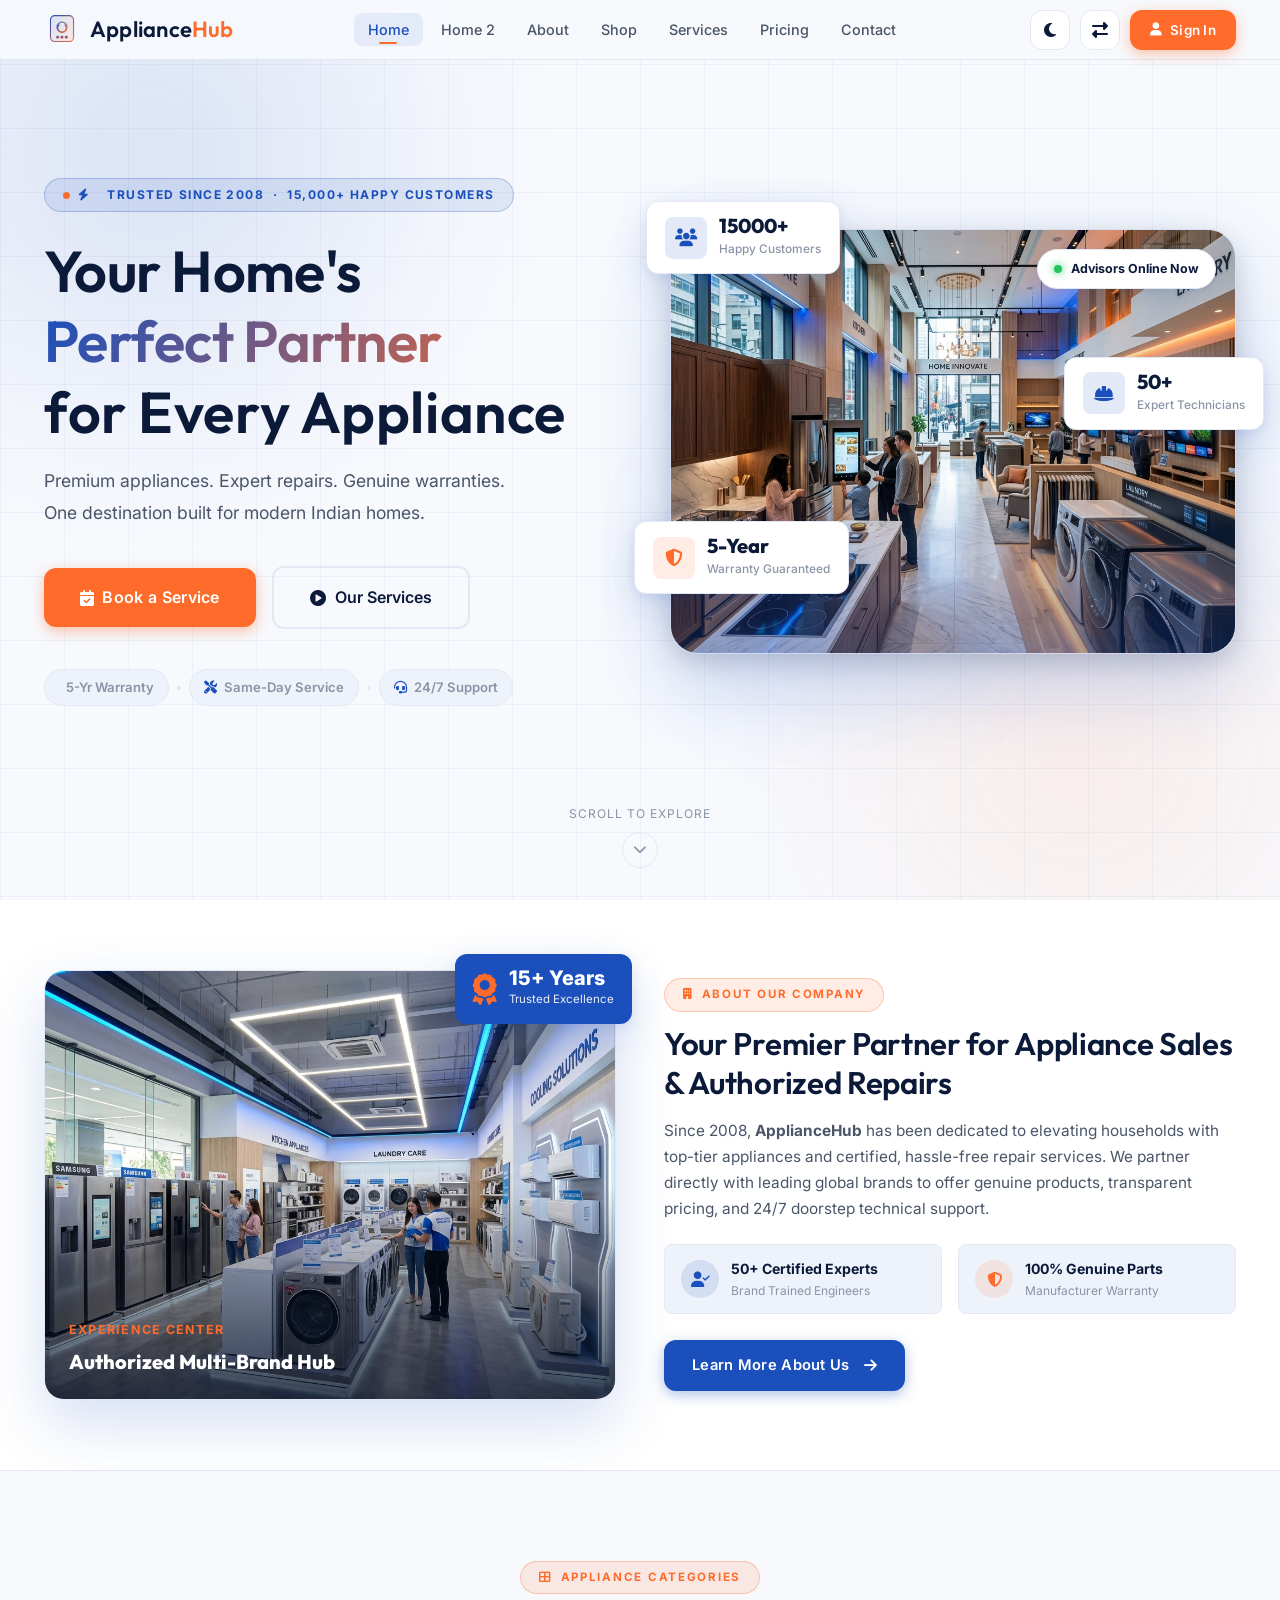
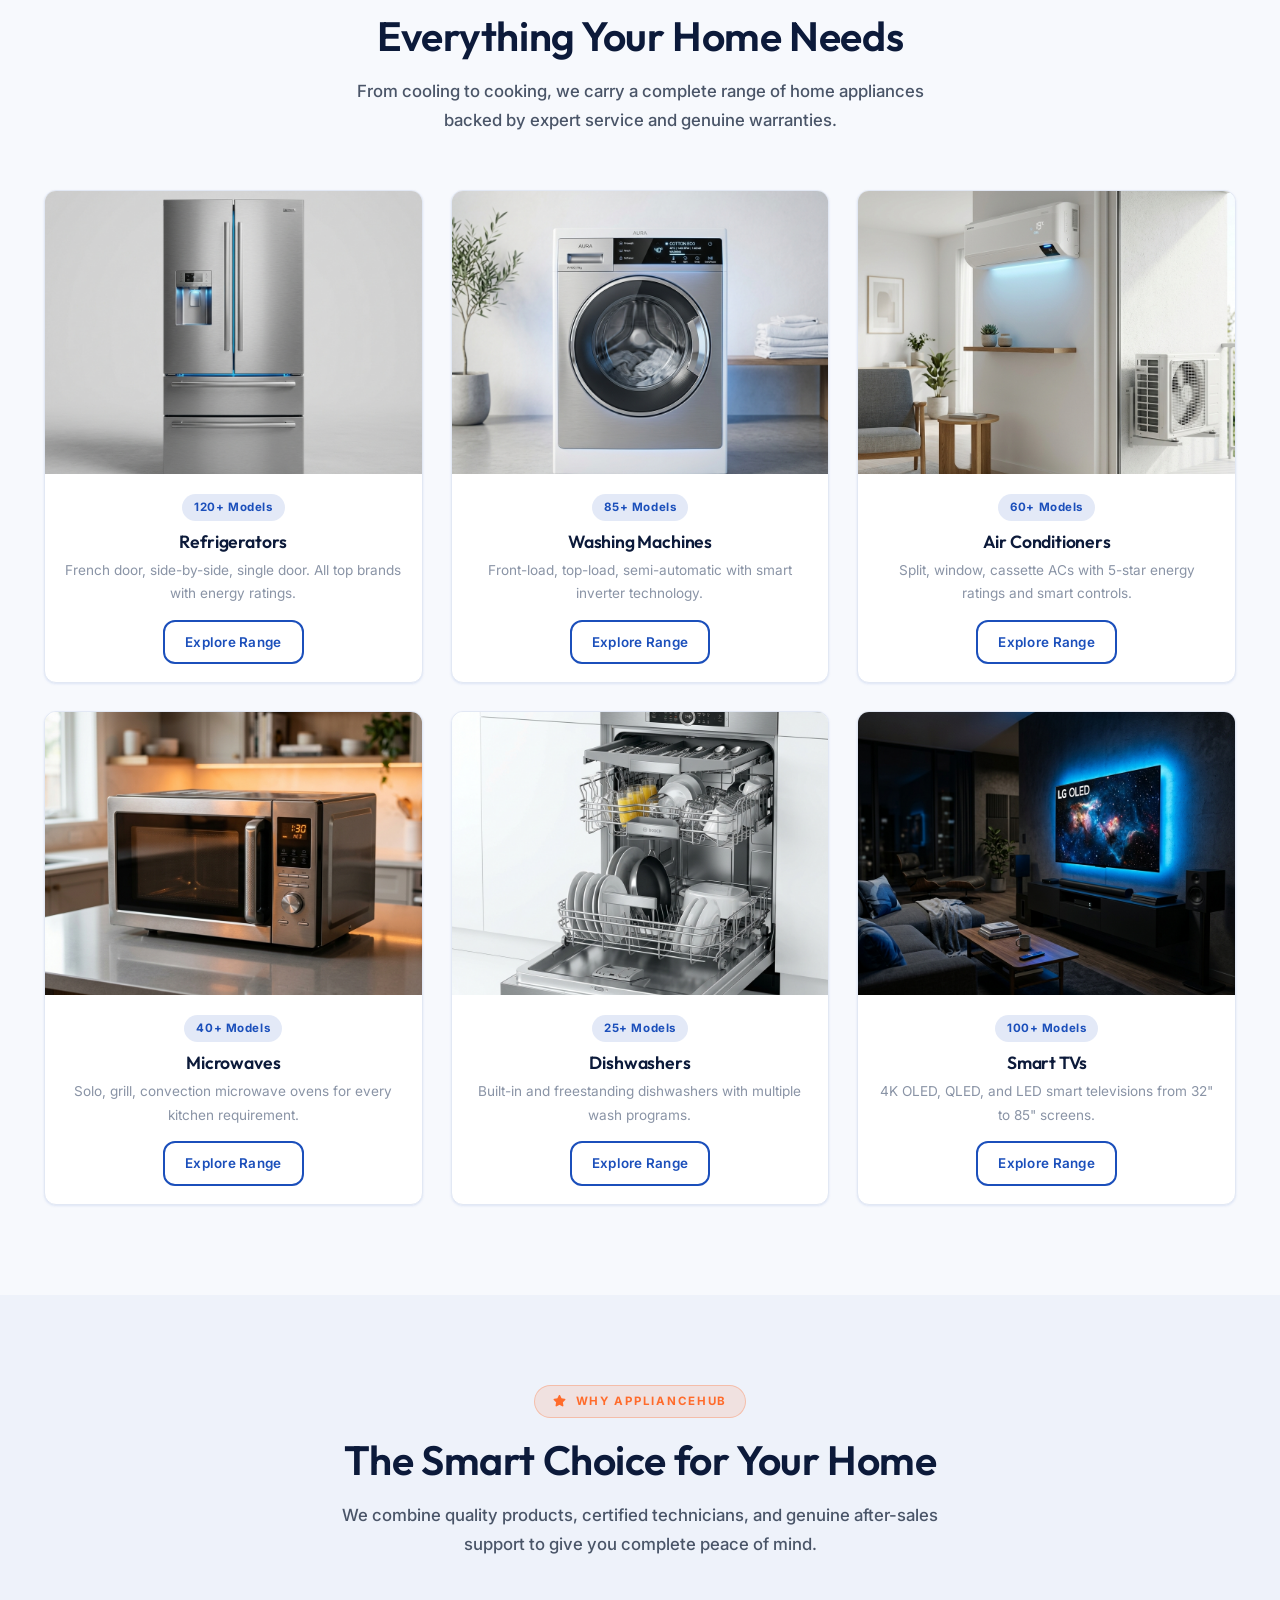
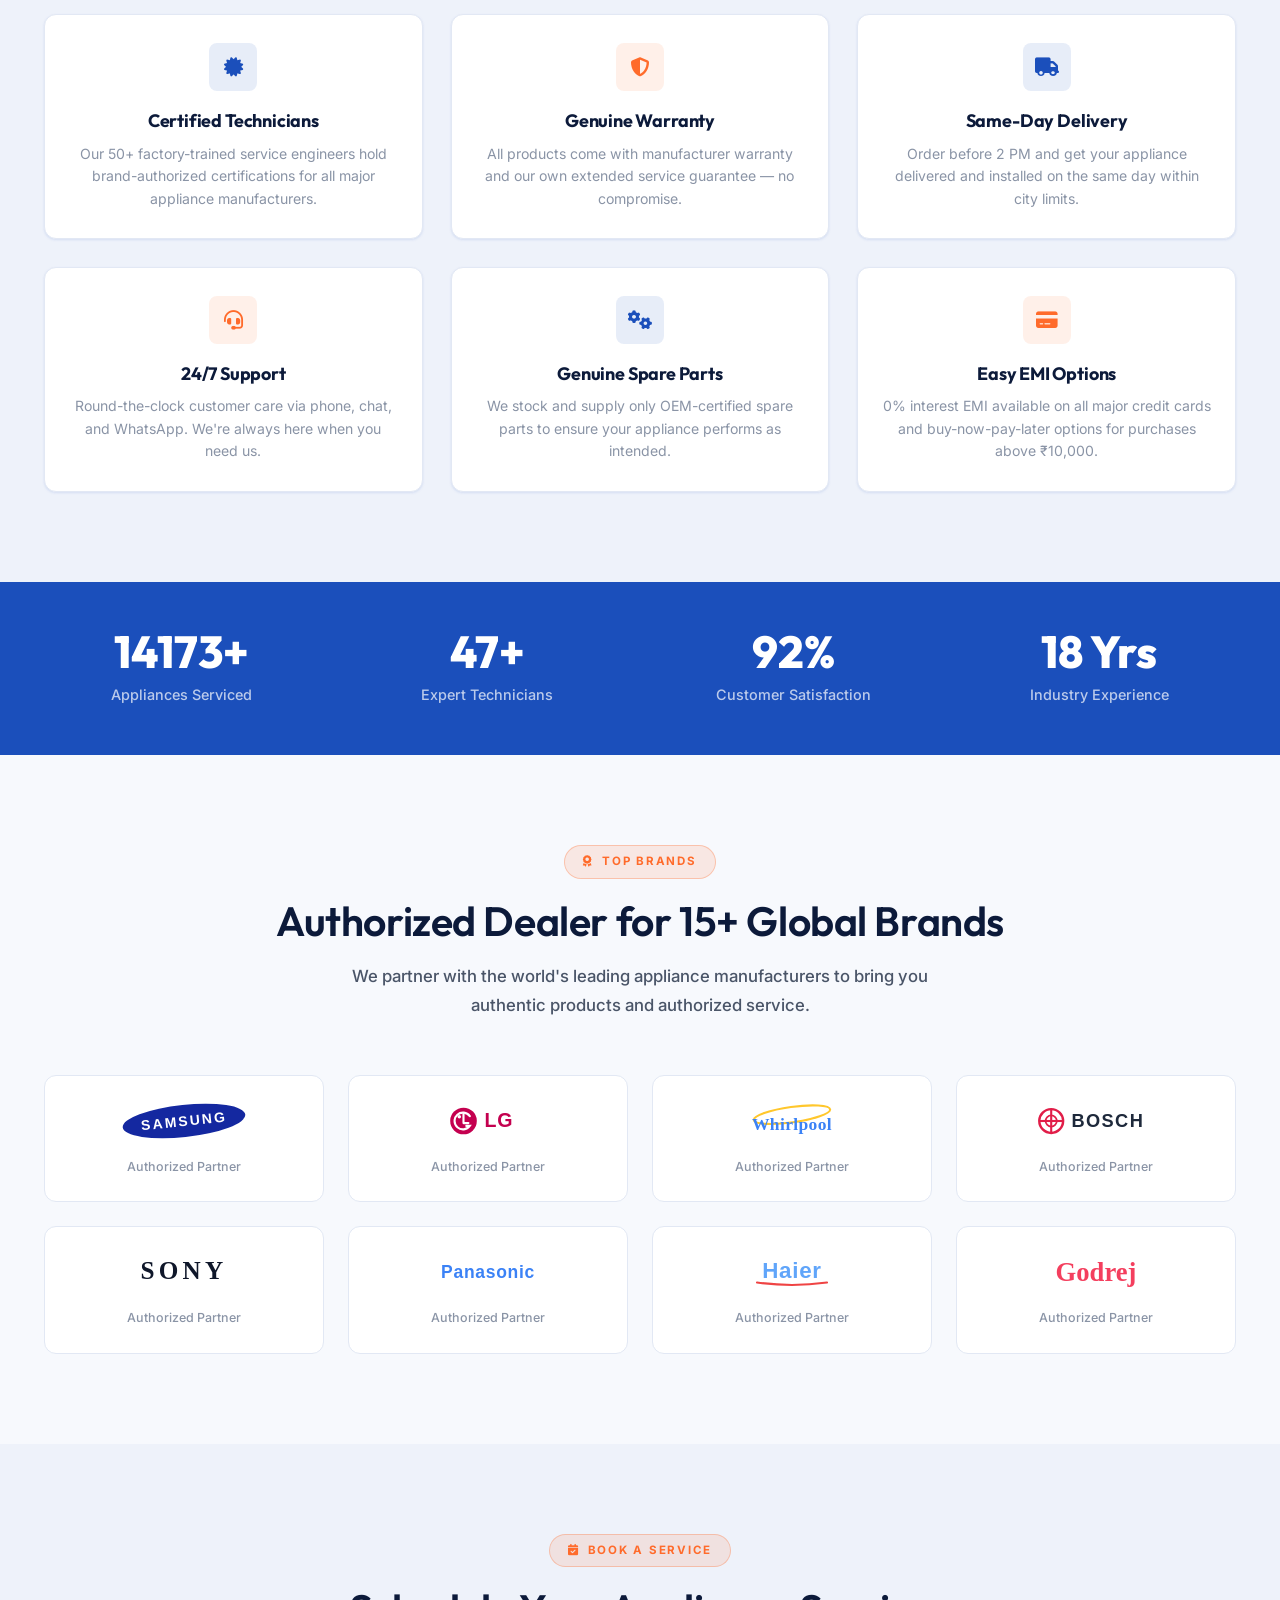
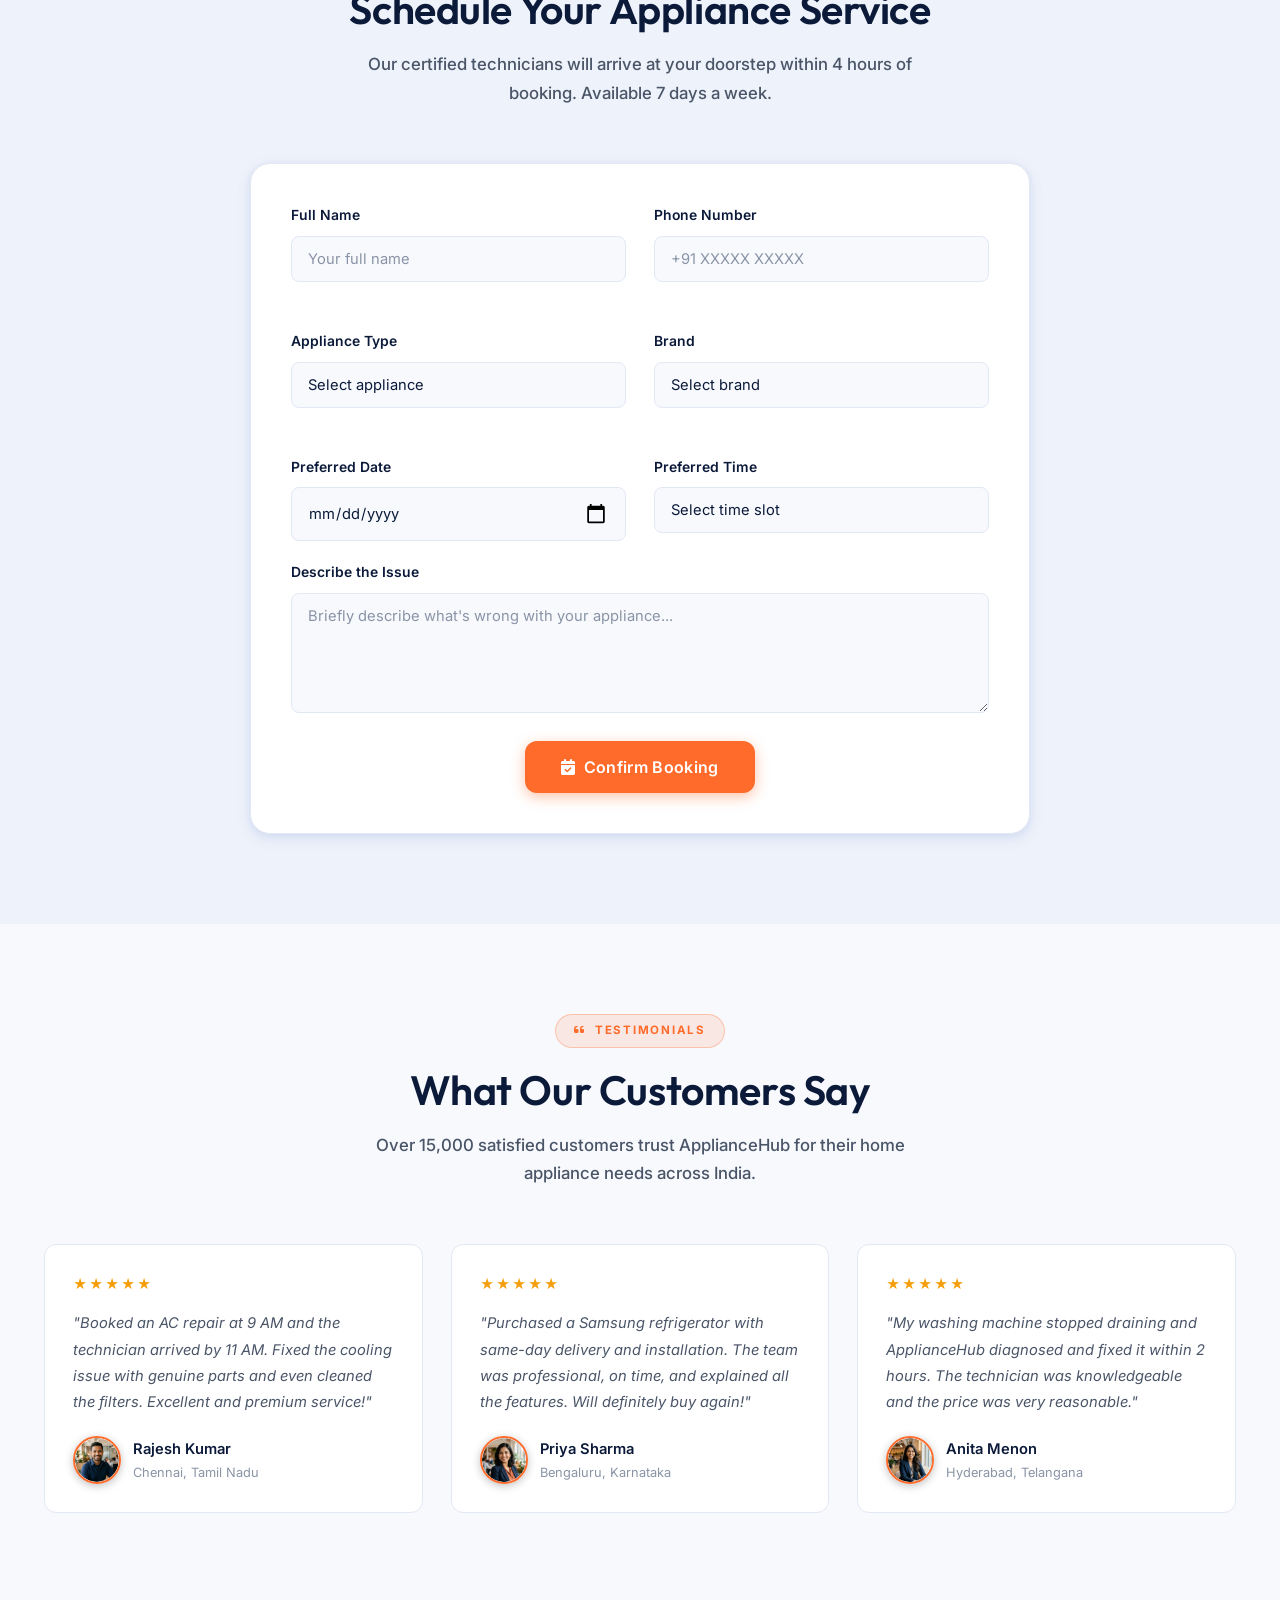
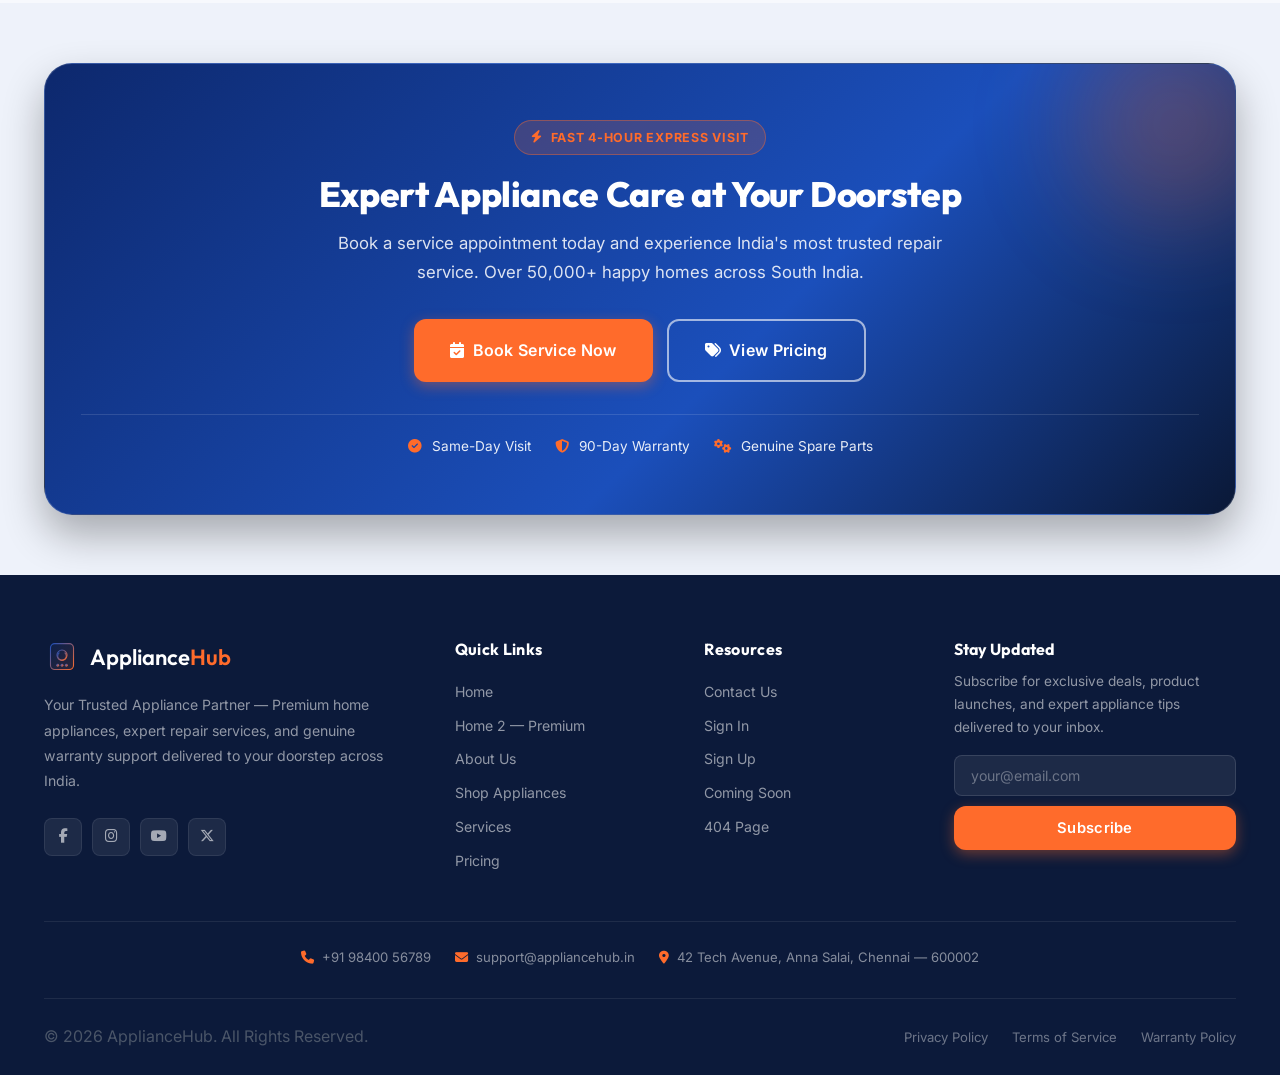
<file: index.html>
<!DOCTYPE html>
<html lang="en" dir="ltr">
<head>
  <meta charset="UTF-8">
  <meta name="viewport" content="width=device-width, initial-scale=1.0">
  <meta name="description" content="ApplianceHub — India's trusted home appliance store and service center. Shop refrigerators, washing machines, ACs, microwaves with expert repair services and genuine warranty.">
  <title>ApplianceHub — Home Appliance Store & Service Center</title>
  <link rel="icon" href="data:image/svg+xml,%3Csvg xmlns='http://www.w3.org/2000/svg' viewBox='0 0 100 100'%3E%3Crect x='18' y='10' width='64' height='72' rx='12' fill='%231B4FBB' opacity='0.15' stroke='%231B4FBB' stroke-width='3'/%3E%3Ccircle cx='50' cy='42' r='14' stroke='%23FF6B2B' stroke-width='3' fill='none'/%3E%3Cpath d='M50 30 L50 38' stroke='%23FF6B2B' stroke-width='4' stroke-linecap='round'/%3E%3C/svg%3E">
  <link rel="stylesheet" href="https://cdnjs.cloudflare.com/ajax/libs/font-awesome/6.5.1/css/all.min.css">
  <link rel="stylesheet" href="style.css">
</head>
<body>

<div id="navbar-placeholder"></div>

<!-- ─── HERO ──────────────────────────────────────────── -->
<section class="hero" id="hero" style="padding:0;background:none;overflow:visible;">
  <div id="hero-cinematic">
    <!-- Animated background mesh -->
    <div class="hero-mesh" aria-hidden="true">
      <div class="mesh-blob mesh-blob-1"></div>
      <div class="mesh-blob mesh-blob-2"></div>
      <div class="mesh-blob mesh-blob-3"></div>
      <div class="mesh-grid"></div>
    </div>

    <!-- Main layout -->
    <div class="hero-cin-inner">
      <!-- Left content column -->
      <div class="hero-cin-content animate-on-scroll">
        <!-- Pill label -->
        <div class="hero-cin-label">
          <span class="hero-cin-dot"></span>
          <i class="fas fa-bolt"></i>&nbsp; Trusted Since 2008 &nbsp;·&nbsp; 15,000+ Happy Customers
        </div>

        <!-- Headline -->
        <h1 class="hero-cin-h1">
          <span class="hero-cin-line">Your Home's</span>
          <span class="hero-cin-line hero-cin-accent">Perfect Partner</span>
          <span class="hero-cin-line hero-cin-line-sub">for Every Appliance</span>
        </h1>

        <!-- Sub copy -->
        <p class="hero-cin-desc">
          Premium appliances. Expert repairs. Genuine warranties. One destination built for modern Indian homes.
        </p>

        <!-- CTA row -->
        <div class="hero-cin-actions">
          <a href="contact.html#booking" class="btn btn-orange btn-lg btn-shine" id="hero-book-btn">
            <i class="fas fa-calendar-check"></i> Book a Service
          </a>
          <a href="services.html" class="hero-cin-ghost-btn" id="hero-services-btn">
            <i class="fas fa-play-circle"></i> Our Services
          </a>
        </div>

        <!-- Trust badges strip -->
        <div class="hero-cin-trust">
          <div class="hero-trust-item"><i class="fas fa-shield-check"></i> 5-Yr Warranty</div>
          <div class="hero-trust-sep"></div>
          <div class="hero-trust-item"><i class="fas fa-tools"></i> Same-Day Service</div>
          <div class="hero-trust-sep"></div>
          <div class="hero-trust-item"><i class="fas fa-headset"></i> 24/7 Support</div>
        </div>
      </div>

      <!-- Right visual column -->
      <div class="hero-cin-visual animate-on-scroll delay-2">
        <!-- Image with diagonal clip -->
        <div class="hero-cin-img-wrap">
          <img src="assets/images/hero-home1-showroom.png" alt="ApplianceHub Store & Service Center" class="hero-cin-img" loading="eager">
          <div class="hero-cin-img-glow"></div>
        </div>

        <!-- Floating stat cards -->
        <div class="hero-float-card hero-float-card-1" id="hfc-customers">
          <div class="hfc-icon"><i class="fas fa-users"></i></div>
          <div class="hfc-body">
            <div class="hfc-num" data-counter data-target="15000" data-suffix="+">0+</div>
            <div class="hfc-label">Happy Customers</div>
          </div>
        </div>

        <div class="hero-float-card hero-float-card-2" id="hfc-warranty">
          <div class="hfc-icon hfc-icon-orange"><i class="fas fa-shield-alt"></i></div>
          <div class="hfc-body">
            <div class="hfc-num">5-Year</div>
            <div class="hfc-label">Warranty Guaranteed</div>
          </div>
        </div>

        <div class="hero-float-card hero-float-card-3" id="hfc-technicians">
          <div class="hfc-icon"><i class="fas fa-hard-hat"></i></div>
          <div class="hfc-body">
            <div class="hfc-num" data-counter data-target="50" data-suffix="+">0+</div>
            <div class="hfc-label">Expert Technicians</div>
          </div>
        </div>

        <!-- Live availability badge -->
        <div class="hero-live-badge" id="hero-live-badge">
          <span class="hero-live-dot"></span>
          Advisors Online Now
        </div>
      </div>
    </div>

    <!-- Bottom scroll indicator -->
    <div class="hero-scroll-hint" aria-hidden="true">
      <span>Scroll to explore</span>
      <div class="hero-scroll-arrow"><i class="fas fa-chevron-down"></i></div>
    </div>
  </div>
</section>

<!-- ─── ABOUT COMPANY INTRO ─────────────────────────────── -->
<section class="section" id="home-about-intro" style="padding: 70px 0; background: var(--bg-card); border-bottom: 1px solid var(--border);">
  <div class="container">
    <div style="display: grid; grid-template-columns: 1fr 1fr; gap: 48px; align-items: center;" id="home-about-grid">
      <!-- Left: Experience Center Image & Floating Badge -->
      <div class="animate-on-scroll" style="position: relative;">
        <div style="position: relative; border-radius: var(--radius-lg); overflow: hidden; box-shadow: var(--shadow-xl); border: 1px solid var(--border);">
          <img src="assets/images/store-interior.png" alt="ApplianceHub Experience Center" style="width: 100%; aspect-ratio: 4/3; object-fit: cover; object-position: center; display: block;">
          <div style="position: absolute; inset: 0; background: linear-gradient(180deg, transparent 50%, rgba(5,14,34,0.75) 100%);"></div>
          <div style="position: absolute; bottom: 20px; left: 24px; color: #fff;">
            <div style="font-size: 0.78rem; font-weight: 700; text-transform: uppercase; letter-spacing: 0.1em; color: var(--secondary); margin-bottom: 4px;">Experience Center</div>
            <div style="font-family: var(--font-heading); font-size: 1.25rem; font-weight: 800;">Authorized Multi-Brand Hub</div>
          </div>
        </div>
        <!-- Floating badge overlay -->
        <div style="position: absolute; top: -16px; right: -16px; background: var(--primary); color: #fff; padding: 14px 18px; border-radius: var(--radius-md); box-shadow: var(--shadow-lg); display: flex; align-items: center; gap: 12px;" class="hide-mobile">
          <i class="fas fa-award" style="font-size: 2rem; color: var(--secondary);"></i>
          <div>
            <div style="font-size: 1.25rem; font-weight: 800; line-height: 1;">15+ Years</div>
            <div style="font-size: 0.72rem; opacity: 0.9; margin-top: 2px;">Trusted Excellence</div>
          </div>
        </div>
      </div>

      <!-- Right: Company Intro Text -->
      <div class="animate-on-scroll">
        <div class="section-label" style="margin-bottom: 12px;"><i class="fas fa-building"></i> About Our Company</div>
        <h2 style="font-size: 1.95rem; margin-bottom: 16px; color: var(--text-heading); font-family: var(--font-heading); line-height: 1.25;">
          Your Premier Partner for Appliance Sales & Authorized Repairs
        </h2>
        <p style="color: var(--text-body); font-size: 0.96rem; line-height: 1.7; margin-bottom: 22px;">
          Since 2008, <strong>ApplianceHub</strong> has been dedicated to elevating households with top-tier appliances and certified, hassle-free repair services. We partner directly with leading global brands to offer genuine products, transparent pricing, and 24/7 doorstep technical support.
        </p>

        <!-- Key Highlights Grid -->
        <div style="display: grid; grid-template-columns: 1fr 1fr; gap: 16px; margin-bottom: 26px;" id="home-about-highlights">
          <div style="display: flex; align-items: center; gap: 12px; padding: 12px 16px; background: var(--bg-alt); border-radius: var(--radius-sm); border: 1px solid var(--border);">
            <div style="width: 38px; height: 38px; border-radius: 50%; background: rgba(27,79,187,0.12); color: var(--primary); display: flex; align-items: center; justify-content: center; flex-shrink: 0;">
              <i class="fas fa-user-check" style="font-size: 0.95rem;"></i>
            </div>
            <div>
              <div style="font-weight: 700; font-size: 0.88rem; color: var(--text-heading);">50+ Certified Experts</div>
              <div style="font-size: 0.75rem; color: var(--text-muted);">Brand Trained Engineers</div>
            </div>
          </div>
          <div style="display: flex; align-items: center; gap: 12px; padding: 12px 16px; background: var(--bg-alt); border-radius: var(--radius-sm); border: 1px solid var(--border);">
            <div style="width: 38px; height: 38px; border-radius: 50%; background: rgba(255,107,43,0.12); color: var(--secondary); display: flex; align-items: center; justify-content: center; flex-shrink: 0;">
              <i class="fas fa-shield-alt" style="font-size: 0.95rem;"></i>
            </div>
            <div>
              <div style="font-weight: 700; font-size: 0.88rem; color: var(--text-heading);">100% Genuine Parts</div>
              <div style="font-size: 0.75rem; color: var(--text-muted);">Manufacturer Warranty</div>
            </div>
          </div>
        </div>

        <a href="about.html" class="btn btn-primary" id="home-about-cta">
          Learn More About Us <i class="fas fa-arrow-right" style="margin-left: 6px;"></i>
        </a>
      </div>
    </div>
  </div>
</section>

<style>
  @media (max-width: 900px) {
    #home-about-grid {
      grid-template-columns: 1fr !important;
      gap: 36px !important;
    }
  }
  @media (max-width: 480px) {
    #home-about-highlights {
      grid-template-columns: 1fr !important;
    }
  }
</style>

<!-- ─── CATEGORIES ─────────────────────────────────────── -->
<section class="section" id="categories">
  <div class="container">
    <div class="section-header animate-on-scroll">
      <div class="section-label"><i class="fas fa-th-large"></i> Appliance Categories</div>
      <h2>Everything Your Home Needs</h2>
      <p>From cooling to cooking, we carry a complete range of home appliances backed by expert service and genuine warranties.</p>
    </div>
    <div class="grid-3 animate-on-scroll">
      <div class="cat-card" id="cat-refrigerator">
        <div style="overflow:hidden;">
          <img src="assets/images/cat-refrigerator.png" alt="Refrigerators" class="cat-card-img">
        </div>
        <div class="cat-card-body">
          <div class="badge badge-primary" style="margin-bottom:10px;">120+ Models</div>
          <h3>Refrigerators</h3>
          <p>French door, side-by-side, single door. All top brands with energy ratings.</p>
          <a href="services.html" class="btn btn-secondary btn-sm" style="margin-top:14px;" id="cat-fridge-btn">Explore Range</a>
        </div>
      </div>
      <div class="cat-card" id="cat-washing">
        <div style="overflow:hidden;">
          <img src="assets/images/cat-washing-machine.png" alt="Washing Machines" class="cat-card-img">
        </div>
        <div class="cat-card-body">
          <div class="badge badge-primary" style="margin-bottom:10px;">85+ Models</div>
          <h3>Washing Machines</h3>
          <p>Front-load, top-load, semi-automatic with smart inverter technology.</p>
          <a href="services.html" class="btn btn-secondary btn-sm" style="margin-top:14px;" id="cat-wash-btn">Explore Range</a>
        </div>
      </div>
      <div class="cat-card" id="cat-ac">
        <div style="overflow:hidden;">
          <img src="assets/images/cat-ac.png" alt="Air Conditioners" class="cat-card-img">
        </div>
        <div class="cat-card-body">
          <div class="badge badge-primary" style="margin-bottom:10px;">60+ Models</div>
          <h3>Air Conditioners</h3>
          <p>Split, window, cassette ACs with 5-star energy ratings and smart controls.</p>
          <a href="services.html" class="btn btn-secondary btn-sm" style="margin-top:14px;" id="cat-ac-btn">Explore Range</a>
        </div>
      </div>
      <div class="cat-card" id="cat-microwave">
        <div style="overflow:hidden;">
          <img src="assets/images/cat-microwave.png" alt="Microwaves" class="cat-card-img">
        </div>
        <div class="cat-card-body">
          <div class="badge badge-primary" style="margin-bottom:10px;">40+ Models</div>
          <h3>Microwaves</h3>
          <p>Solo, grill, convection microwave ovens for every kitchen requirement.</p>
          <a href="services.html" class="btn btn-secondary btn-sm" style="margin-top:14px;" id="cat-micro-btn">Explore Range</a>
        </div>
      </div>
      <div class="cat-card" id="cat-dishwasher">
        <div style="overflow:hidden;">
          <img src="assets/images/cat-dishwasher.png" alt="Dishwashers" class="cat-card-img">
        </div>
        <div class="cat-card-body">
          <div class="badge badge-primary" style="margin-bottom:10px;">25+ Models</div>
          <h3>Dishwashers</h3>
          <p>Built-in and freestanding dishwashers with multiple wash programs.</p>
          <a href="services.html" class="btn btn-secondary btn-sm" style="margin-top:14px;" id="cat-dish-btn">Explore Range</a>
        </div>
      </div>
      <div class="cat-card" id="cat-tv">
        <div style="overflow:hidden;">
          <img src="assets/images/cat-tv.png" alt="Televisions" class="cat-card-img">
        </div>
        <div class="cat-card-body">
          <div class="badge badge-primary" style="margin-bottom:10px;">100+ Models</div>
          <h3>Smart TVs</h3>
          <p>4K OLED, QLED, and LED smart televisions from 32" to 85" screens.</p>
          <a href="services.html" class="btn btn-secondary btn-sm" style="margin-top:14px;" id="cat-tv-btn">Explore Range</a>
        </div>
      </div>
    </div>
  </div>
</section>

<!-- ─── WHY CHOOSE US ──────────────────────────────────── -->
<section class="section section-alt" id="why-us">
  <div class="container">
    <div class="section-header animate-on-scroll">
      <div class="section-label"><i class="fas fa-star"></i> Why ApplianceHub</div>
      <h2>The Smart Choice for Your Home</h2>
      <p>We combine quality products, certified technicians, and genuine after-sales support to give you complete peace of mind.</p>
    </div>
    <div class="grid-3 animate-on-scroll">
      <div class="feature-card" id="feat-certified">
        <div class="feature-icon"><i class="fas fa-certificate"></i></div>
        <h4>Certified Technicians</h4>
        <p>Our 50+ factory-trained service engineers hold brand-authorized certifications for all major appliance manufacturers.</p>
      </div>
      <div class="feature-card" id="feat-warranty">
        <div class="feature-icon orange"><i class="fas fa-shield-alt"></i></div>
        <h4>Genuine Warranty</h4>
        <p>All products come with manufacturer warranty and our own extended service guarantee — no compromise.</p>
      </div>
      <div class="feature-card" id="feat-delivery">
        <div class="feature-icon"><i class="fas fa-truck"></i></div>
        <h4>Same-Day Delivery</h4>
        <p>Order before 2 PM and get your appliance delivered and installed on the same day within city limits.</p>
      </div>
      <div class="feature-card" id="feat-support">
        <div class="feature-icon orange"><i class="fas fa-headset"></i></div>
        <h4>24/7 Support</h4>
        <p>Round-the-clock customer care via phone, chat, and WhatsApp. We're always here when you need us.</p>
      </div>
      <div class="feature-card" id="feat-parts">
        <div class="feature-icon"><i class="fas fa-cogs"></i></div>
        <h4>Genuine Spare Parts</h4>
        <p>We stock and supply only OEM-certified spare parts to ensure your appliance performs as intended.</p>
      </div>
      <div class="feature-card" id="feat-emi">
        <div class="feature-icon orange"><i class="fas fa-credit-card"></i></div>
        <h4>Easy EMI Options</h4>
        <p>0% interest EMI available on all major credit cards and buy-now-pay-later options for purchases above ₹10,000.</p>
      </div>
    </div>
  </div>
</section>

<!-- ─── STATS STRIP ────────────────────────────────────── -->
<section class="stats-strip" id="stats">
  <div class="container">
    <div class="stats-strip-inner">
      <div class="stats-strip-item animate-on-scroll">
        <div class="stat-number" data-counter data-target="15000" data-suffix="+">0+</div>
        <div class="stat-label">Appliances Serviced</div>
      </div>
      <div class="stats-strip-item animate-on-scroll delay-1">
        <div class="stat-number" data-counter data-target="50" data-suffix="+">0+</div>
        <div class="stat-label">Expert Technicians</div>
      </div>
      <div class="stats-strip-item animate-on-scroll delay-2">
        <div class="stat-number" data-counter data-target="98" data-suffix="%">0%</div>
        <div class="stat-label">Customer Satisfaction</div>
      </div>
      <div class="stats-strip-item animate-on-scroll delay-3">
        <div class="stat-number" data-counter data-target="20" data-suffix=" Yrs">0 Yrs</div>
        <div class="stat-label">Industry Experience</div>
      </div>
    </div>
  </div>
</section>

<!-- ─── BRANDS ────────────────────────────────────────── -->
<section class="section" id="brands">
  <div class="container">
    <div class="section-header animate-on-scroll">
      <div class="section-label"><i class="fas fa-award"></i> Top Brands</div>
      <h2>Authorized Dealer for 15+ Global Brands</h2>
      <p>We partner with the world's leading appliance manufacturers to bring you authentic products and authorized service.</p>
    </div>
    <div class="grid-4 animate-on-scroll">
      <div class="brand-card" id="brand-samsung">
        <img src="assets/images/logo-samsung.svg" alt="Samsung Logo" class="brand-logo-img">
        <div style="font-size:0.78rem;color:var(--text-muted);font-weight:500;">Authorized Partner</div>
      </div>
      <div class="brand-card" id="brand-lg">
        <img src="assets/images/logo-lg.svg" alt="LG Logo" class="brand-logo-img">
        <div style="font-size:0.78rem;color:var(--text-muted);font-weight:500;">Authorized Partner</div>
      </div>
      <div class="brand-card" id="brand-whirlpool">
        <img src="assets/images/logo-whirlpool.svg" alt="Whirlpool Logo" class="brand-logo-img">
        <div style="font-size:0.78rem;color:var(--text-muted);font-weight:500;">Authorized Partner</div>
      </div>
      <div class="brand-card" id="brand-bosch">
        <img src="assets/images/logo-bosch.svg" alt="Bosch Logo" class="brand-logo-img">
        <div style="font-size:0.78rem;color:var(--text-muted);font-weight:500;">Authorized Partner</div>
      </div>
      <div class="brand-card" id="brand-sony">
        <img src="assets/images/logo-sony.svg" alt="Sony Logo" class="brand-logo-img">
        <div style="font-size:0.78rem;color:var(--text-muted);font-weight:500;">Authorized Partner</div>
      </div>
      <div class="brand-card" id="brand-panasonic">
        <img src="assets/images/logo-panasonic.svg" alt="Panasonic Logo" class="brand-logo-img">
        <div style="font-size:0.78rem;color:var(--text-muted);font-weight:500;">Authorized Partner</div>
      </div>
      <div class="brand-card" id="brand-haier">
        <img src="assets/images/logo-haier.svg" alt="Haier Logo" class="brand-logo-img">
        <div style="font-size:0.78rem;color:var(--text-muted);font-weight:500;">Authorized Partner</div>
      </div>
      <div class="brand-card" id="brand-godrej">
        <img src="assets/images/logo-godrej.svg" alt="Godrej Logo" class="brand-logo-img">
        <div style="font-size:0.78rem;color:var(--text-muted);font-weight:500;">Authorized Partner</div>
      </div>
    </div>
  </div>
</section>

<!-- ─── SERVICE BOOKING FORM ──────────────────────────── -->
<section class="section section-alt" id="booking">
  <div class="container">
    <div class="section-header animate-on-scroll">
      <div class="section-label"><i class="fas fa-calendar-check"></i> Book a Service</div>
      <h2>Schedule Your Appliance Service</h2>
      <p>Our certified technicians will arrive at your doorstep within 4 hours of booking. Available 7 days a week.</p>
    </div>
    <div style="max-width:780px;margin:0 auto;" class="animate-on-scroll">
      <div class="booking-form" id="service-booking-form">
        <form id="booking-form-el" onsubmit="event.preventDefault();document.getElementById('booking-success').style.display='block';this.reset();">
          <div class="grid-2">
            <div class="form-group">
              <label class="form-label" for="book-name">Full Name</label>
              <input type="text" id="book-name" class="form-input" placeholder="Your full name" required>
            </div>
            <div class="form-group">
              <label class="form-label" for="book-phone">Phone Number</label>
              <input type="tel" id="book-phone" class="form-input" placeholder="+91 XXXXX XXXXX" required>
            </div>
            <div class="form-group">
              <label class="form-label" for="book-appliance">Appliance Type</label>
              <select id="book-appliance" class="form-select form-input" required>
                <option value="">Select appliance</option>
                <option>Refrigerator</option>
                <option>Washing Machine</option>
                <option>Air Conditioner</option>
                <option>Microwave Oven</option>
                <option>Dishwasher</option>
                <option>Television</option>
                <option>Other</option>
              </select>
            </div>
            <div class="form-group">
              <label class="form-label" for="book-brand">Brand</label>
              <select id="book-brand" class="form-select form-input" required>
                <option value="">Select brand</option>
                <option>Samsung</option>
                <option>LG</option>
                <option>Whirlpool</option>
                <option>Bosch</option>
                <option>Sony</option>
                <option>Panasonic</option>
                <option>Haier</option>
                <option>Godrej</option>
                <option>Other</option>
              </select>
            </div>
            <div class="form-group">
              <label class="form-label" for="book-date">Preferred Date</label>
              <input type="date" id="book-date" class="form-input" required>
            </div>
            <div class="form-group">
              <label class="form-label" for="book-time">Preferred Time</label>
              <select id="book-time" class="form-select form-input" required>
                <option value="">Select time slot</option>
                <option>9:00 AM – 11:00 AM</option>
                <option>11:00 AM – 1:00 PM</option>
                <option>1:00 PM – 3:00 PM</option>
                <option>3:00 PM – 5:00 PM</option>
                <option>5:00 PM – 7:00 PM</option>
              </select>
            </div>
          </div>
          <div class="form-group">
            <label class="form-label" for="book-issue">Describe the Issue</label>
            <textarea id="book-issue" class="form-textarea" placeholder="Briefly describe what's wrong with your appliance..." rows="4"></textarea>
          </div>
          <div style="text-align:center;">
            <button type="submit" class="btn btn-orange btn-lg btn-shine" id="book-submit-btn" style="min-width:220px;">
              <i class="fas fa-calendar-check"></i> Confirm Booking
            </button>
          </div>
          <p id="booking-success" style="display:none;color:var(--success);font-size:0.9rem;margin-top:16px;font-weight:600;text-align:center;">
            <i class="fas fa-check-circle"></i> Booking confirmed! Our technician will contact you within 30 minutes.
          </p>
        </form>
      </div>
    </div>
  </div>
</section>

<!-- ─── TESTIMONIALS ──────────────────────────────────── -->
<section class="section" id="testimonials">
  <div class="container">
    <div class="section-header animate-on-scroll">
      <div class="section-label"><i class="fas fa-quote-left"></i> Testimonials</div>
      <h2>What Our Customers Say</h2>
      <p>Over 15,000 satisfied customers trust ApplianceHub for their home appliance needs across India.</p>
    </div>
    <div class="grid-3 animate-on-scroll">
      <div class="testimonial-card" id="test-1">
        <div class="testimonial-stars">★★★★★</div>
        <p class="testimonial-text">"Booked an AC repair at 9 AM and the technician arrived by 11 AM. Fixed the cooling issue with genuine parts and even cleaned the filters. Excellent and premium service!"</p>
        <div class="testimonial-author">
          <img src="assets/images/avatar-rajesh.png" alt="Rajesh Kumar" class="testimonial-avatar">
          <div>
            <div class="testimonial-name">Rajesh Kumar</div>
            <div class="testimonial-role">Chennai, Tamil Nadu</div>
          </div>
        </div>
      </div>
      <div class="testimonial-card" id="test-2">
        <div class="testimonial-stars">★★★★★</div>
        <p class="testimonial-text">"Purchased a Samsung refrigerator with same-day delivery and installation. The team was professional, on time, and explained all the features. Will definitely buy again!"</p>
        <div class="testimonial-author">
          <img src="assets/images/avatar-priya.png" alt="Priya Sharma" class="testimonial-avatar">
          <div>
            <div class="testimonial-name">Priya Sharma</div>
            <div class="testimonial-role">Bengaluru, Karnataka</div>
          </div>
        </div>
      </div>
      <div class="testimonial-card" id="test-3">
        <div class="testimonial-stars">★★★★★</div>
        <p class="testimonial-text">"My washing machine stopped draining and ApplianceHub diagnosed and fixed it within 2 hours. The technician was knowledgeable and the price was very reasonable."</p>
        <div class="testimonial-author">
          <img src="assets/images/avatar-anita.png" alt="Anita Menon" class="testimonial-avatar">
          <div>
            <div class="testimonial-name">Anita Menon</div>
            <div class="testimonial-role">Hyderabad, Telangana</div>
          </div>
        </div>
      </div>
    </div>
  </div>
</section>

<!-- ─── CTA BANNER ─────────────────────────────────────── -->
<section style="padding:60px 0;background:var(--bg-alt);" id="cta">
  <div class="container">
    <div style="background:linear-gradient(135deg, #0d286d 0%, #1b4fbb 60%, #0a1836 100%);border:1px solid rgba(255,255,255,0.15);border-radius:var(--radius-xl);padding:56px 36px;text-align:center;position:relative;overflow:hidden;box-shadow:0 20px 40px rgba(0,0,0,0.3);" class="animate-on-scroll">
      <div style="position:absolute;top:-40px;right:-40px;width:200px;height:200px;background:rgba(255,107,43,0.25);filter:blur(50px);border-radius:50%;pointer-events:none;"></div>
      <div style="position:relative;z-index:1;">
        <span style="display:inline-flex;align-items:center;gap:8px;padding:6px 16px;background:rgba(255,107,43,0.18);border:1px solid rgba(255,107,43,0.4);color:var(--secondary);border-radius:50px;font-size:0.78rem;font-weight:700;letter-spacing:0.06em;text-transform:uppercase;margin-bottom:18px;">
          <i class="fas fa-bolt"></i> Fast 4-Hour Express Visit
        </span>
        <h2 style="color:#fff;font-size:2.2rem;margin-bottom:14px;font-weight:800;">Expert Appliance Care at Your Doorstep</h2>
        <p style="color:rgba(255,255,255,0.85);max-width:620px;margin:0 auto 32px;font-size:1.05rem;">Book a service appointment today and experience India's most trusted repair service. Over 50,000+ happy homes across South India.</p>
        
        <div class="cta-actions" style="margin-bottom:32px;">
          <a href="contact.html#booking" class="btn btn-orange btn-lg btn-shine" id="cta-book-btn">
            <i class="fas fa-calendar-check"></i> Book Service Now
          </a>
          <a href="pricing.html" class="btn btn-outline-white btn-lg" id="cta-pricing-btn">
            <i class="fas fa-tags"></i> View Pricing
          </a>
        </div>

        <div style="display:flex;justify-content:center;gap:24px;flex-wrap:wrap;font-size:0.85rem;color:rgba(255,255,255,0.9);padding-top:20px;border-top:1px solid rgba(255,255,255,0.12);">
          <span><i class="fas fa-check-circle" style="color:var(--secondary);margin-right:6px;"></i> Same-Day Visit</span>
          <span><i class="fas fa-shield-alt" style="color:var(--secondary);margin-right:6px;"></i> 90-Day Warranty</span>
          <span><i class="fas fa-cogs" style="color:var(--secondary);margin-right:6px;"></i> Genuine Spare Parts</span>
        </div>
      </div>
    </div>
  </div>
</section>

<div id="footer-placeholder"></div>

<script src="components.js"></script>
<script src="script.js"></script>
</body>
</html>
</file>
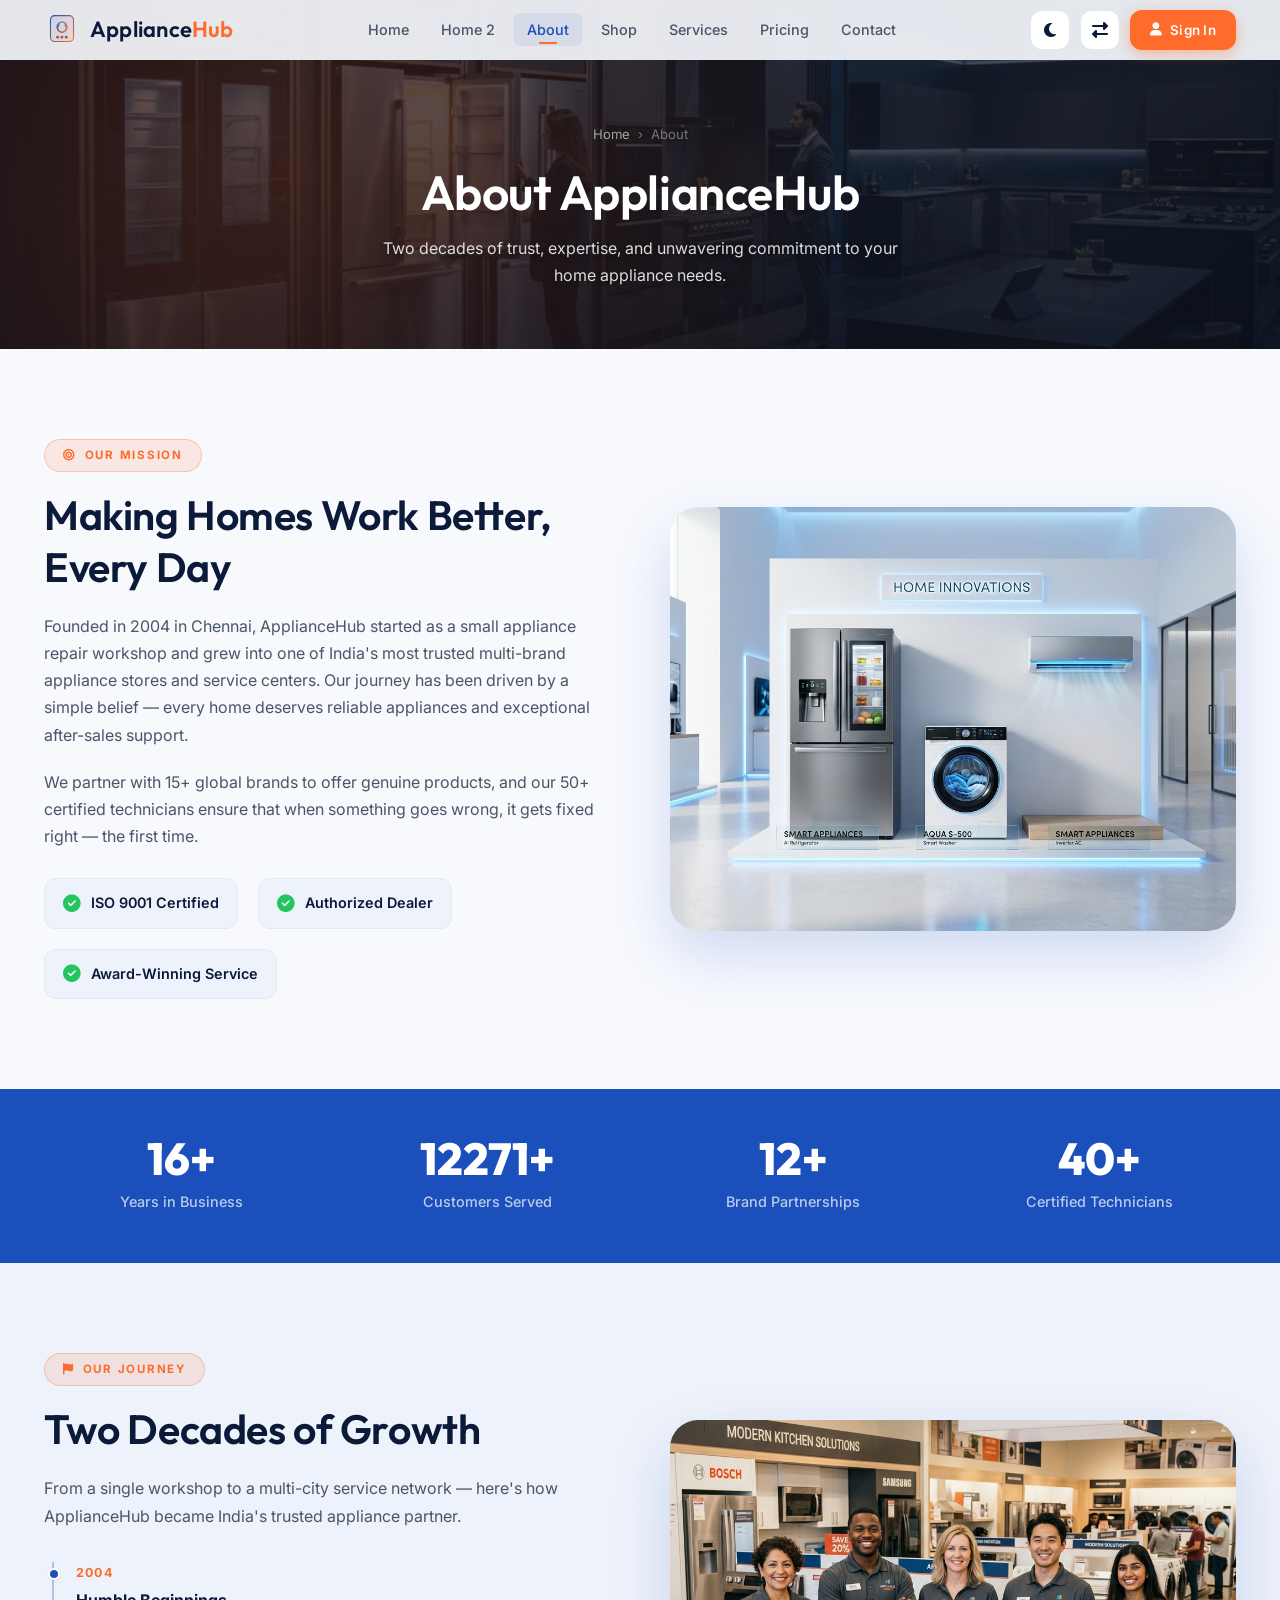
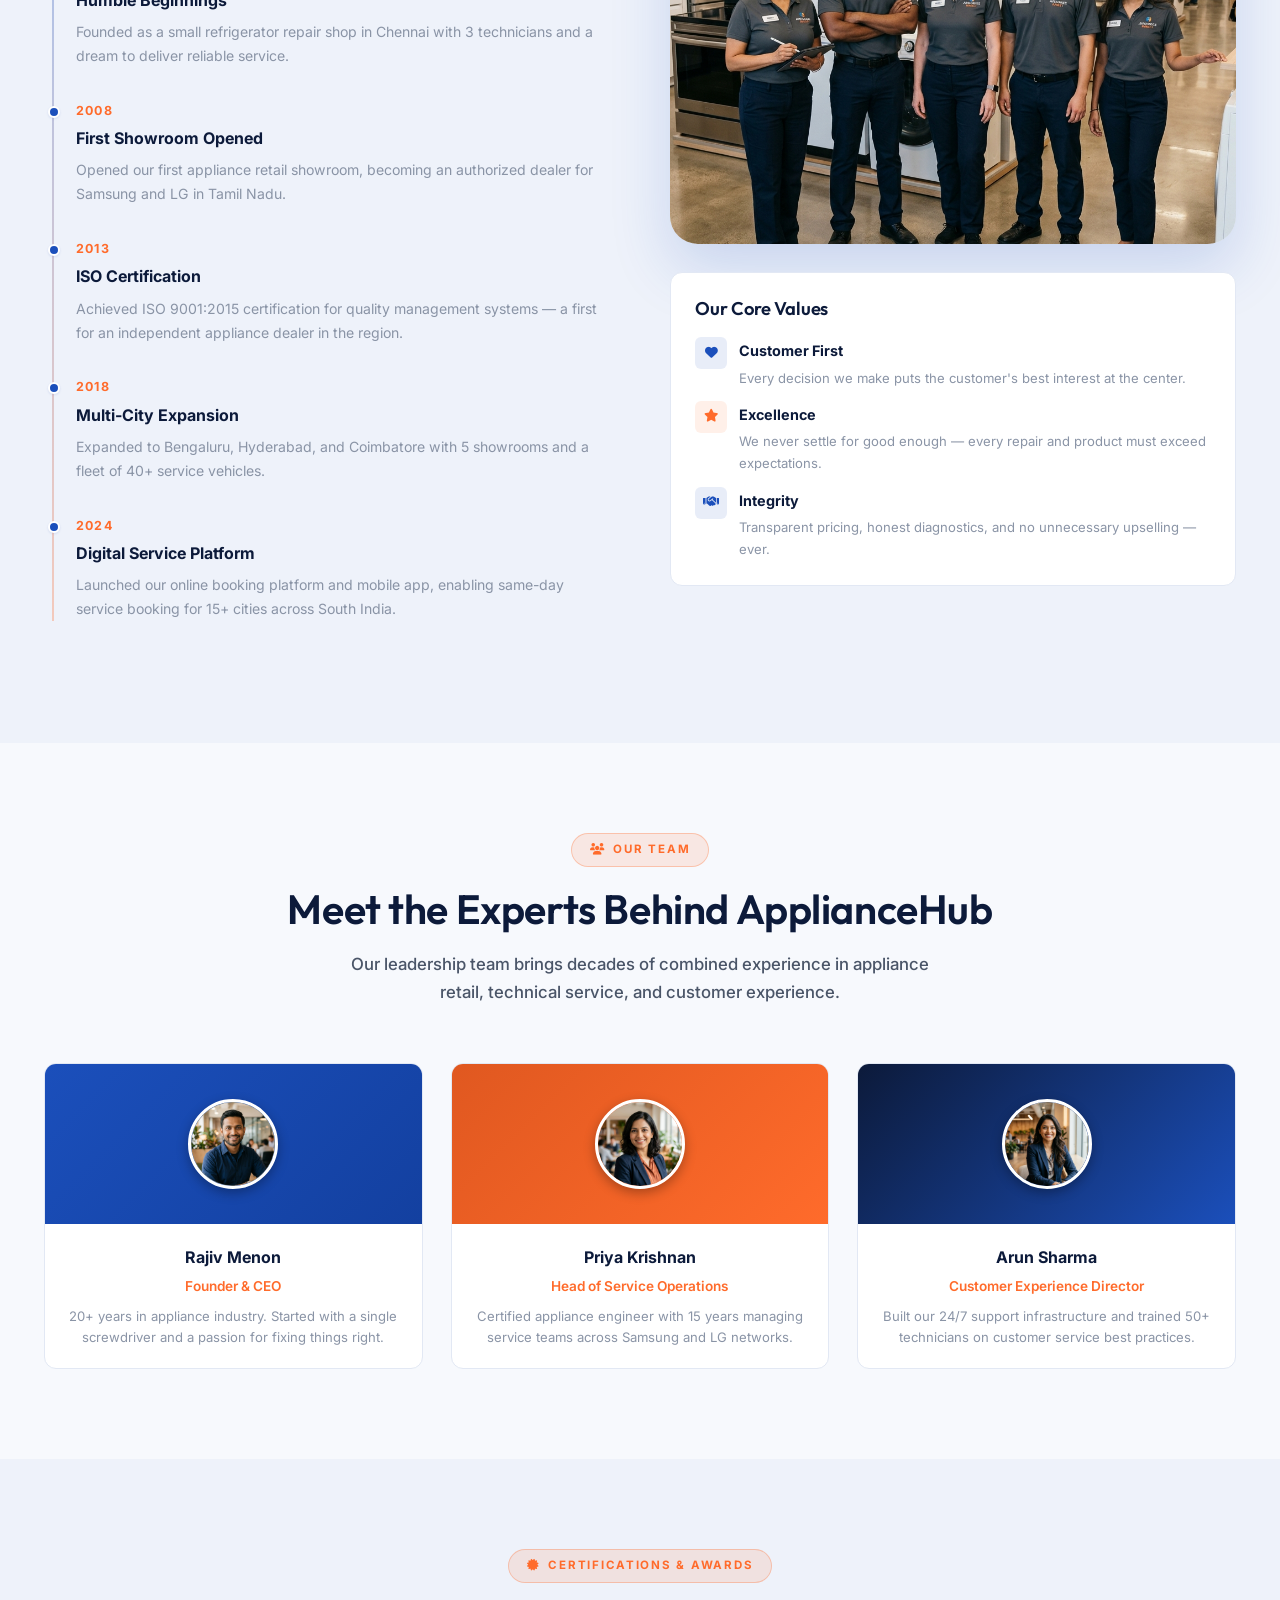
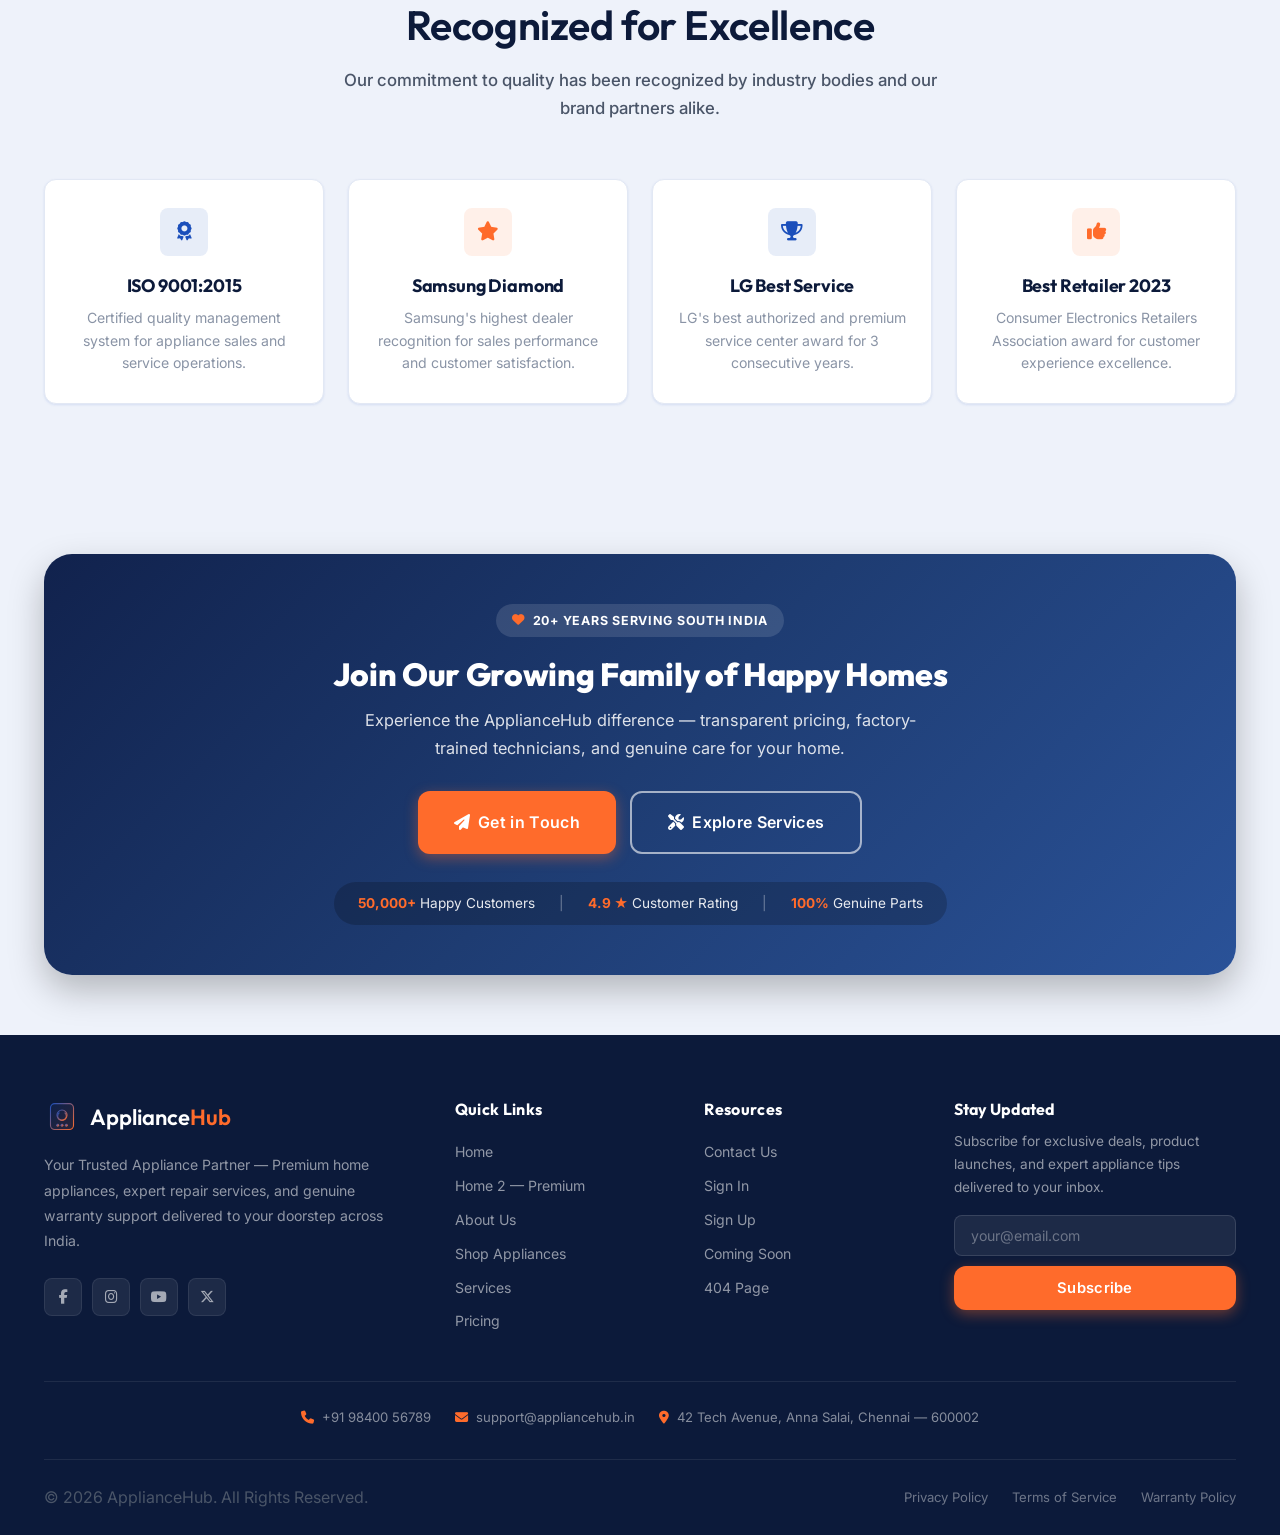
<file: about.html>
<!DOCTYPE html>
<html lang="en" dir="ltr">
<head>
  <meta charset="UTF-8">
  <meta name="viewport" content="width=device-width, initial-scale=1.0">
  <meta name="description" content="About ApplianceHub — Our story, mission, expert team, and 20 years of trusted appliance service and retail across India.">
  <title>About Us | ApplianceHub — Home Appliance Store & Service Center</title>
  <link rel="icon" href="data:image/svg+xml,%3Csvg xmlns='http://www.w3.org/2000/svg' viewBox='0 0 100 100'%3E%3Crect x='18' y='10' width='64' height='72' rx='12' fill='%231B4FBB' opacity='0.15' stroke='%231B4FBB' stroke-width='3'/%3E%3Ccircle cx='50' cy='42' r='14' stroke='%23FF6B2B' stroke-width='3' fill='none'/%3E%3Cpath d='M50 30 L50 38' stroke='%23FF6B2B' stroke-width='4' stroke-linecap='round'/%3E%3C/svg%3E">
  <link rel="stylesheet" href="https://cdnjs.cloudflare.com/ajax/libs/font-awesome/6.5.1/css/all.min.css">
  <link rel="stylesheet" href="style.css">
</head>
<body>

<div id="navbar-placeholder"></div>

<!-- ─── PAGE HERO ──────────────────────────────────────── -->
<section class="page-hero" id="about-hero">
  <div class="container">
    <div class="page-hero-content">
      <nav class="breadcrumb" aria-label="Breadcrumb">
        <a href="index.html">Home</a>
        <span>›</span>
        <span>About</span>
      </nav>
      <h1>About ApplianceHub</h1>
      <p>Two decades of trust, expertise, and unwavering commitment to your home appliance needs.</p>
    </div>
  </div>
</section>

<!-- ─── MISSION & VISION ──────────────────────────────── -->
<section class="section" id="mission">
  <div class="container">
    <div class="about-split">
      <div class="animate-on-scroll">
        <div class="section-label"><i class="fas fa-bullseye"></i> Our Mission</div>
        <h2 style="margin-bottom:20px;line-height:1.25;">Making Homes Work Better, Every Day</h2>
        <p style="margin-bottom:20px;">Founded in 2004 in Chennai, ApplianceHub started as a small appliance repair workshop and grew into one of India's most trusted multi-brand appliance stores and service centers. Our journey has been driven by a simple belief — every home deserves reliable appliances and exceptional after-sales support.</p>
        <p style="margin-bottom:28px;">We partner with 15+ global brands to offer genuine products, and our 50+ certified technicians ensure that when something goes wrong, it gets fixed right — the first time.</p>
        <div style="display:flex;gap:20px;flex-wrap:wrap;">
          <div style="display:flex;align-items:center;gap:10px;padding:12px 18px;background:var(--bg-alt);border-radius:var(--radius-md);border:1px solid var(--border);">
            <i class="fas fa-check-circle" style="color:var(--success);font-size:1.1rem;"></i>
            <span style="font-weight:600;font-size:0.9rem;color:var(--text-heading);">ISO 9001 Certified</span>
          </div>
          <div style="display:flex;align-items:center;gap:10px;padding:12px 18px;background:var(--bg-alt);border-radius:var(--radius-md);border:1px solid var(--border);">
            <i class="fas fa-check-circle" style="color:var(--success);font-size:1.1rem;"></i>
            <span style="font-weight:600;font-size:0.9rem;color:var(--text-heading);">Authorized Dealer</span>
          </div>
          <div style="display:flex;align-items:center;gap:10px;padding:12px 18px;background:var(--bg-alt);border-radius:var(--radius-md);border:1px solid var(--border);">
            <i class="fas fa-check-circle" style="color:var(--success);font-size:1.1rem;"></i>
            <span style="font-weight:600;font-size:0.9rem;color:var(--text-heading);">Award-Winning Service</span>
          </div>
        </div>
      </div>
      <div class="animate-on-scroll delay-2">
        <div style="border-radius:var(--radius-xl);overflow:hidden;box-shadow:var(--shadow-xl);">
          <img src="assets/images/hero-home1.png" alt="ApplianceHub showroom and growth journey" style="width:100%;aspect-ratio:4/3;object-fit:cover;">
        </div>
      </div>
    </div>
  </div>
</section>

<!-- ─── STATS ─────────────────────────────────────────── -->
<section class="stats-strip" id="about-stats">
  <div class="container">
    <div class="stats-strip-inner">
      <div class="stats-strip-item animate-on-scroll">
        <div class="stat-number" data-counter data-target="20" data-suffix="+">0+</div>
        <div class="stat-label">Years in Business</div>
      </div>
      <div class="stats-strip-item animate-on-scroll delay-1">
        <div class="stat-number" data-counter data-target="15000" data-suffix="+">0+</div>
        <div class="stat-label">Customers Served</div>
      </div>
      <div class="stats-strip-item animate-on-scroll delay-2">
        <div class="stat-number" data-counter data-target="15" data-suffix="+">0+</div>
        <div class="stat-label">Brand Partnerships</div>
      </div>
      <div class="stats-strip-item animate-on-scroll delay-3">
        <div class="stat-number" data-counter data-target="50" data-suffix="+">0+</div>
        <div class="stat-label">Certified Technicians</div>
      </div>
    </div>
  </div>
</section>

<!-- ─── MILESTONES ────────────────────────────────────── -->
<section class="section section-alt" id="milestones">
  <div class="container">
    <div class="about-split">
      <div class="animate-on-scroll">
        <div class="section-label"><i class="fas fa-flag"></i> Our Journey</div>
        <h2>Two Decades of Growth</h2>
        <p style="margin-bottom:32px;">From a single workshop to a multi-city service network — here's how ApplianceHub became India's trusted appliance partner.</p>
        <div class="timeline" id="company-timeline">
          <div class="timeline-item">
            <div class="timeline-year">2004</div>
            <div class="timeline-title">Humble Beginnings</div>
            <div class="timeline-desc">Founded as a small refrigerator repair shop in Chennai with 3 technicians and a dream to deliver reliable service.</div>
          </div>
          <div class="timeline-item">
            <div class="timeline-year">2008</div>
            <div class="timeline-title">First Showroom Opened</div>
            <div class="timeline-desc">Opened our first appliance retail showroom, becoming an authorized dealer for Samsung and LG in Tamil Nadu.</div>
          </div>
          <div class="timeline-item">
            <div class="timeline-year">2013</div>
            <div class="timeline-title">ISO Certification</div>
            <div class="timeline-desc">Achieved ISO 9001:2015 certification for quality management systems — a first for an independent appliance dealer in the region.</div>
          </div>
          <div class="timeline-item">
            <div class="timeline-year">2018</div>
            <div class="timeline-title">Multi-City Expansion</div>
            <div class="timeline-desc">Expanded to Bengaluru, Hyderabad, and Coimbatore with 5 showrooms and a fleet of 40+ service vehicles.</div>
          </div>
          <div class="timeline-item">
            <div class="timeline-year">2024</div>
            <div class="timeline-title">Digital Service Platform</div>
            <div class="timeline-desc">Launched our online booking platform and mobile app, enabling same-day service booking for 15+ cities across South India.</div>
          </div>
        </div>
      </div>
      <div class="animate-on-scroll delay-2">
        <div style="border-radius:var(--radius-xl);overflow:hidden;box-shadow:var(--shadow-xl);margin-bottom:28px;">
          <img src="assets/images/team-photo.png" alt="ApplianceHub professional team" style="width:100%;aspect-ratio:4/3;object-fit:cover;">
        </div>
        <div style="background:var(--bg-card);border:1px solid var(--border);border-radius:var(--radius-md);padding:24px;">
          <h4 style="margin-bottom:16px;">Our Core Values</h4>
          <div style="display:flex;flex-direction:column;gap:12px;">
            <div style="display:flex;gap:12px;align-items:flex-start;">
              <div style="width:32px;height:32px;background:rgba(27,79,187,0.1);border-radius:6px;display:flex;align-items:center;justify-content:center;flex-shrink:0;"><i class="fas fa-heart" style="color:var(--primary);font-size:0.8rem;"></i></div>
              <div><strong style="font-size:0.9rem;color:var(--text-heading);">Customer First</strong><div style="font-size:0.82rem;color:var(--text-muted);margin-top:2px;">Every decision we make puts the customer's best interest at the center.</div></div>
            </div>
            <div style="display:flex;gap:12px;align-items:flex-start;">
              <div style="width:32px;height:32px;background:rgba(255,107,43,0.1);border-radius:6px;display:flex;align-items:center;justify-content:center;flex-shrink:0;"><i class="fas fa-star" style="color:var(--secondary);font-size:0.8rem;"></i></div>
              <div><strong style="font-size:0.9rem;color:var(--text-heading);">Excellence</strong><div style="font-size:0.82rem;color:var(--text-muted);margin-top:2px;">We never settle for good enough — every repair and product must exceed expectations.</div></div>
            </div>
            <div style="display:flex;gap:12px;align-items:flex-start;">
              <div style="width:32px;height:32px;background:rgba(27,79,187,0.1);border-radius:6px;display:flex;align-items:center;justify-content:center;flex-shrink:0;"><i class="fas fa-handshake" style="color:var(--primary);font-size:0.8rem;"></i></div>
              <div><strong style="font-size:0.9rem;color:var(--text-heading);">Integrity</strong><div style="font-size:0.82rem;color:var(--text-muted);margin-top:2px;">Transparent pricing, honest diagnostics, and no unnecessary upselling — ever.</div></div>
            </div>
          </div>
        </div>
      </div>
    </div>
  </div>
</section>

<!-- ─── TEAM ─────────────────────────────────────────── -->
<section class="section" id="team">
  <div class="container">
    <div class="section-header animate-on-scroll">
      <div class="section-label"><i class="fas fa-users"></i> Our Team</div>
      <h2>Meet the Experts Behind ApplianceHub</h2>
      <p>Our leadership team brings decades of combined experience in appliance retail, technical service, and customer experience.</p>
    </div>
    <div class="grid-3 animate-on-scroll">
      <div class="team-card" id="team-1">
        <div style="background:linear-gradient(135deg,var(--primary),var(--primary-dark));height:160px;display:flex;align-items:center;justify-content:center;">
          <img src="assets/images/avatar-rajesh.png" alt="Rajiv Menon" style="width:90px;height:90px;border-radius:50%;object-fit:cover;border:3px solid #fff;box-shadow:0 4px 12px rgba(0,0,0,0.3);">
        </div>
        <div class="team-body">
          <div class="team-name">Rajiv Menon</div>
          <div class="team-role">Founder & CEO</div>
          <div class="team-desc">20+ years in appliance industry. Started with a single screwdriver and a passion for fixing things right.</div>
        </div>
      </div>
      <div class="team-card" id="team-2">
        <div style="background:linear-gradient(135deg,var(--secondary-dark),var(--secondary));height:160px;display:flex;align-items:center;justify-content:center;">
          <img src="assets/images/avatar-priya.png" alt="Priya Krishnan" style="width:90px;height:90px;border-radius:50%;object-fit:cover;border:3px solid #fff;box-shadow:0 4px 12px rgba(0,0,0,0.3);">
        </div>
        <div class="team-body">
          <div class="team-name">Priya Krishnan</div>
          <div class="team-role">Head of Service Operations</div>
          <div class="team-desc">Certified appliance engineer with 15 years managing service teams across Samsung and LG networks.</div>
        </div>
      </div>
      <div class="team-card" id="team-3">
        <div style="background:linear-gradient(135deg,#0C1A3A,var(--primary));height:160px;display:flex;align-items:center;justify-content:center;">
          <img src="assets/images/avatar-anita.png" alt="Arun Sharma" style="width:90px;height:90px;border-radius:50%;object-fit:cover;border:3px solid #fff;box-shadow:0 4px 12px rgba(0,0,0,0.3);">
        </div>
        <div class="team-body">
          <div class="team-name">Arun Sharma</div>
          <div class="team-role">Customer Experience Director</div>
          <div class="team-desc">Built our 24/7 support infrastructure and trained 50+ technicians on customer service best practices.</div>
        </div>
      </div>
    </div>
  </div>
</section>

<!-- ─── CERTIFICATIONS ─────────────────────────────────── -->
<section class="section section-alt" id="certifications">
  <div class="container">
    <div class="section-header animate-on-scroll">
      <div class="section-label"><i class="fas fa-certificate"></i> Certifications & Awards</div>
      <h2>Recognized for Excellence</h2>
      <p>Our commitment to quality has been recognized by industry bodies and our brand partners alike.</p>
    </div>
    <div class="grid-4 animate-on-scroll">
      <div class="feature-card" id="cert-1" style="text-align:center;align-items:center;">
        <div class="feature-icon"><i class="fas fa-award"></i></div>
        <h4 style="margin-bottom:10px;line-height:1.3;text-align:center;">ISO 9001:2015</h4>
        <p style="text-align:center;">Certified quality management system for appliance sales and service operations.</p>
      </div>
      <div class="feature-card" id="cert-2" style="text-align:center;align-items:center;">
        <div class="feature-icon orange"><i class="fas fa-star"></i></div>
        <h4 style="margin-bottom:10px;line-height:1.3;text-align:center;">Samsung Diamond</h4>
        <p style="text-align:center;">Samsung's highest dealer recognition for sales performance and customer satisfaction.</p>
      </div>
      <div class="feature-card" id="cert-3" style="text-align:center;align-items:center;">
        <div class="feature-icon"><i class="fas fa-trophy"></i></div>
        <h4 style="margin-bottom:10px;line-height:1.3;text-align:center;">LG Best Service</h4>
        <p style="text-align:center;">LG's best authorized and premium service center award for 3 consecutive years.</p>
      </div>
      <div class="feature-card" id="cert-4" style="text-align:center;align-items:center;">
        <div class="feature-icon orange"><i class="fas fa-thumbs-up"></i></div>
        <h4 style="margin-bottom:10px;line-height:1.3;text-align:center;">Best Retailer 2023</h4>
        <p style="text-align:center;">Consumer Electronics Retailers Association award for customer experience excellence.</p>
      </div>
    </div>
  </div>
</section>

<!-- ─── CTA ───────────────────────────────────────────── -->
<section style="padding:60px 0;background:var(--bg-alt);" id="about-cta">
  <div class="container">
    <div style="background:linear-gradient(135deg, #11224d 0%, #1e3c72 50%, #2a5298 100%);border-radius:var(--radius-xl);padding:50px 36px;text-align:center;position:relative;overflow:hidden;box-shadow:0 15px 35px rgba(0,0,0,0.25);" class="animate-on-scroll">
      <div style="position:relative;z-index:1;">
        <span style="display:inline-flex;align-items:center;gap:8px;padding:6px 16px;background:rgba(255,255,255,0.12);color:#fff;border-radius:30px;font-size:0.78rem;font-weight:700;letter-spacing:0.06em;text-transform:uppercase;margin-bottom:18px;">
          <i class="fas fa-heart" style="color:var(--secondary);"></i> 20+ Years Serving South India
        </span>
        <h2 style="color:#fff;font-size:2rem;margin-bottom:14px;font-weight:800;">Join Our Growing Family of Happy Homes</h2>
        <p style="color:rgba(255,255,255,0.85);max-width:600px;margin:0 auto 28px;font-size:1.02rem;">Experience the ApplianceHub difference — transparent pricing, factory-trained technicians, and genuine care for your home.</p>
        
        <div class="cta-actions" style="margin-bottom:28px;">
          <a href="contact.html" class="btn btn-orange btn-lg btn-shine" id="about-contact-btn">
            <i class="fas fa-paper-plane"></i> Get in Touch
          </a>
          <a href="services.html" class="btn btn-outline-white btn-lg" id="about-services-btn">
            <i class="fas fa-tools"></i> Explore Services
          </a>
        </div>

        <div style="display:inline-flex;gap:24px;align-items:center;padding:10px 24px;background:rgba(0,0,0,0.2);border-radius:40px;font-size:0.85rem;color:rgba(255,255,255,0.9);flex-wrap:wrap;justify-content:center;">
          <span><strong style="color:var(--secondary);">50,000+</strong> Happy Customers</span>
          <span style="opacity:0.4;">|</span>
          <span><strong style="color:var(--secondary);">4.9 ★</strong> Customer Rating</span>
          <span style="opacity:0.4;">|</span>
          <span><strong style="color:var(--secondary);">100%</strong> Genuine Parts</span>
        </div>
      </div>
    </div>
  </div>
</section>

<div id="footer-placeholder"></div>
<script src="components.js"></script>
<script src="script.js"></script>
</body>
</html>
</file>
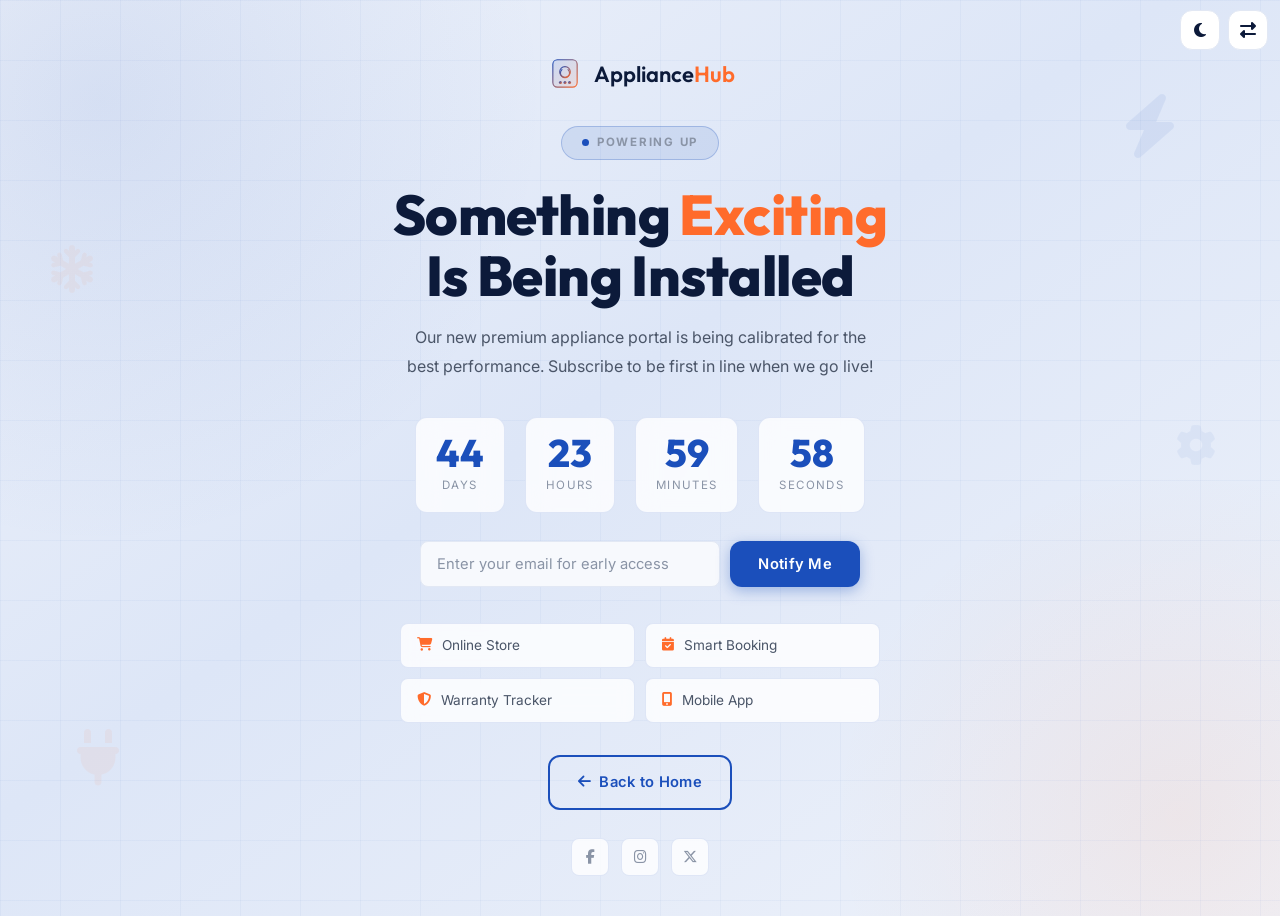
<file: coming-soon.html>
<!DOCTYPE html>
<html lang="en" dir="ltr">
<head>
  <meta charset="UTF-8">
  <meta name="viewport" content="width=device-width, initial-scale=1.0">
  <meta name="description" content="Coming Soon — ApplianceHub is launching exciting new features. Stay tuned for our premium appliance shopping and service portal.">
  <title>Coming Soon | ApplianceHub</title>
  <link rel="icon" href="data:image/svg+xml,%3Csvg xmlns='http://www.w3.org/2000/svg' viewBox='0 0 100 100'%3E%3Crect x='18' y='10' width='64' height='72' rx='12' fill='%231B4FBB' opacity='0.15' stroke='%231B4FBB' stroke-width='3'/%3E%3Ccircle cx='50' cy='42' r='14' stroke='%23FF6B2B' stroke-width='3' fill='none'/%3E%3Cpath d='M50 30 L50 38' stroke='%23FF6B2B' stroke-width='4' stroke-linecap='round'/%3E%3C/svg%3E">
  <link rel="stylesheet" href="https://cdnjs.cloudflare.com/ajax/libs/font-awesome/6.5.1/css/all.min.css">
  <link rel="stylesheet" href="style.css">
  <style>
    @keyframes float { 0%,100%{transform:translateY(0);}50%{transform:translateY(-14px);} }
    @keyframes spin { from{transform:rotate(0deg);}to{transform:rotate(360deg);} }
    .feature-coming {
      display: flex;
      align-items: center;
      gap: 10px;
      padding: 10px 16px;
      background: var(--bg-auth-card);
      border: 1px solid var(--border-auth-card);
      border-radius: var(--radius-sm);
      backdrop-filter: blur(8px);
      font-size: 0.85rem;
      color: var(--text-body);
    }
    .feature-coming i { color: var(--secondary); }
  </style>
</head>
<body>

<div style="min-height:100vh;display:flex;flex-direction:column;align-items:center;justify-content:center;position:relative;overflow:hidden;background:var(--bg-auth);padding:56px var(--container-padding) 40px;transition:background 0.35s ease;">

  <!-- Top controls -->
  <div class="auth-top-icons">
    <button class="icon-btn dark-toggle" title="Toggle Dark Mode" aria-label="Toggle dark mode"><i class="fas fa-moon"></i></button>
    <button class="icon-btn rtl-toggle" title="Toggle RTL" aria-label="Toggle RTL"><i class="fas fa-exchange-alt"></i></button>
  </div>

  <!-- Background decorations -->
  <div style="position:absolute;inset:0;pointer-events:none;">
    <div style="position:absolute;width:900px;height:900px;border-radius:50%;background:radial-gradient(circle,rgba(27,79,187,0.10) 0%,transparent 70%);top:-350px;left:-350px;"></div>
    <div style="position:absolute;width:700px;height:700px;border-radius:50%;background:radial-gradient(circle,rgba(255,107,43,0.08) 0%,transparent 70%);bottom:-250px;right:-250px;"></div>
    <div style="position:absolute;inset:0;background-image:linear-gradient(rgba(27,79,187,0.04) 1px,transparent 1px),linear-gradient(90deg,rgba(27,79,187,0.04) 1px,transparent 1px);background-size:60px 60px;"></div>
    <!-- Floating icons -->
    <div style="position:absolute;top:8%;right:8%;opacity:0.07;font-size:4rem;animation:float 7s ease-in-out infinite;"><i class="fas fa-bolt" style="color:var(--primary);"></i></div>
    <div style="position:absolute;bottom:12%;left:6%;opacity:0.06;font-size:3.5rem;animation:float 10s ease-in-out infinite 2s;"><i class="fas fa-plug" style="color:var(--secondary);"></i></div>
    <div style="position:absolute;top:45%;right:5%;opacity:0.05;font-size:2.5rem;animation:float 6s ease-in-out infinite 1s;"><i class="fas fa-cog" style="color:var(--primary);animation:spin 6s linear infinite;"></i></div>
    <div style="position:absolute;top:25%;left:4%;opacity:0.05;font-size:3rem;animation:float 8s ease-in-out infinite 3s;"><i class="fas fa-snowflake" style="color:var(--secondary);"></i></div>
  </div>

  <!-- Content -->
  <div style="position:relative;z-index:1;text-align:center;max-width:640px;width:100%;" id="coming-soon-content">

    <!-- Logo -->
    <div style="margin-bottom:24px;">
      <a href="index.html" style="display:inline-flex;align-items:center;gap:10px;text-decoration:none;" id="cs-logo" aria-label="ApplianceHub - Return Home">
        <svg width="38" height="38" viewBox="0 0 100 100" fill="none" xmlns="http://www.w3.org/2000/svg">
          <defs>
            <linearGradient id="csGrad" x1="0%" y1="0%" x2="100%" y2="100%">
              <stop offset="0%" stop-color="var(--logo-primary)"/>
              <stop offset="100%" stop-color="var(--logo-secondary)"/>
            </linearGradient>
          </defs>
          <rect x="18" y="10" width="64" height="72" rx="12" fill="url(#csGrad)" fill-opacity="0.12" stroke="url(#csGrad)" stroke-width="3"/>
          <circle cx="50" cy="42" r="14" stroke="url(#csGrad)" stroke-width="3" fill="none"/>
          <path d="M50 30 L50 38" stroke="url(#csGrad)" stroke-width="4" stroke-linecap="round"/>
          <path d="M42 36 A12 12 0 1 0 58 36" stroke="url(#csGrad)" stroke-width="3" fill="none" stroke-linecap="round"/>
          <circle cx="38" cy="70" r="4" fill="url(#csGrad)"/>
          <circle cx="50" cy="70" r="4" fill="url(#csGrad)"/>
          <circle cx="62" cy="70" r="4" fill="url(#csGrad)"/>
        </svg>
        <span class="auth-logo-text">Appliance<span>Hub</span></span>
      </a>
    </div>

    <!-- Badge -->
    <div style="display:inline-flex;align-items:center;gap:8px;background:rgba(27,79,187,0.10);border:1px solid rgba(27,79,187,0.25);border-radius:50px;padding:6px 20px;margin-bottom:24px;">
      <span style="width:7px;height:7px;border-radius:50%;background:var(--primary);animation:pulse 2s infinite;display:inline-block;"></span>
      <span style="font-size:0.72rem;color:var(--text-auth-muted);font-weight:700;letter-spacing:0.15em;text-transform:uppercase;">Powering Up</span>
    </div>

    <h1 style="font-family:'Outfit',sans-serif;font-size:clamp(2rem,5vw,3.5rem);color:var(--text-heading);margin-bottom:16px;font-weight:800;line-height:1.1;">
      Something <span style="color:var(--secondary);">Exciting</span><br>Is Being Installed
    </h1>
    <p style="color:var(--text-body);font-size:1rem;margin-bottom:36px;max-width:480px;margin-left:auto;margin-right:auto;line-height:1.8;">
      Our new premium appliance portal is being calibrated for the best performance. Subscribe to be first in line when we go live!
    </p>

    <!-- Countdown -->
    <div class="countdown" id="countdown-section">
      <div class="cd-block">
        <span class="cd-num" id="cd-days">00</span>
        <div class="cd-label">Days</div>
      </div>
      <div class="cd-block">
        <span class="cd-num" id="cd-hours">00</span>
        <div class="cd-label">Hours</div>
      </div>
      <div class="cd-block">
        <span class="cd-num" id="cd-mins">00</span>
        <div class="cd-label">Minutes</div>
      </div>
      <div class="cd-block">
        <span class="cd-num" id="cd-secs">00</span>
        <div class="cd-label">Seconds</div>
      </div>
    </div>

    <!-- Newsletter -->
    <form id="cs-notify-form" style="display:flex;gap:10px;max-width:440px;margin:0 auto 36px;flex-wrap:wrap;" onsubmit="event.preventDefault();this.innerHTML='<p style=\'color:var(--success);font-weight:600;font-size:0.95rem;\'>✓ You\'re on the list! We\'ll notify you at launch.</p>';">
      <input type="email" required placeholder="Enter your email for early access" class="form-input" style="flex:1;min-width:200px;" id="cs-email-input">
      <button type="submit" class="btn btn-primary btn-shine" id="cs-notify-btn">Notify Me</button>
    </form>

    <!-- Coming Features -->
    <div style="display:grid;grid-template-columns:repeat(2,1fr);gap:10px;max-width:480px;margin:0 auto 32px;text-align:left;">
      <div class="feature-coming"><i class="fas fa-shopping-cart"></i> Online Store</div>
      <div class="feature-coming"><i class="fas fa-calendar-check"></i> Smart Booking</div>
      <div class="feature-coming"><i class="fas fa-shield-alt"></i> Warranty Tracker</div>
      <div class="feature-coming"><i class="fas fa-mobile-alt"></i> Mobile App</div>
    </div>

    <!-- Back Link -->
    <a href="index.html" class="btn btn-secondary" id="cs-home-btn">
      <i class="fas fa-arrow-left"></i> Back to Home
    </a>

    <!-- Social -->
    <div style="display:flex;gap:12px;justify-content:center;margin-top:28px;">
      <a href="#" style="width:38px;height:38px;border-radius:8px;background:var(--bg-auth-card);border:1px solid var(--border-auth-card);display:flex;align-items:center;justify-content:center;color:var(--text-muted);font-size:0.9rem;transition:var(--transition);" onmouseover="this.style.color='var(--primary)'" onmouseout="this.style.color='var(--text-muted)'" aria-label="Facebook"><i class="fab fa-facebook-f"></i></a>
      <a href="#" style="width:38px;height:38px;border-radius:8px;background:var(--bg-auth-card);border:1px solid var(--border-auth-card);display:flex;align-items:center;justify-content:center;color:var(--text-muted);font-size:0.9rem;transition:var(--transition);" onmouseover="this.style.color='var(--secondary)'" onmouseout="this.style.color='var(--text-muted)'" aria-label="Instagram"><i class="fab fa-instagram"></i></a>
      <a href="#" style="width:38px;height:38px;border-radius:8px;background:var(--bg-auth-card);border:1px solid var(--border-auth-card);display:flex;align-items:center;justify-content:center;color:var(--text-muted);font-size:0.9rem;transition:var(--transition);" onmouseover="this.style.color='var(--primary)'" onmouseout="this.style.color='var(--text-muted)'" aria-label="X"><i class="fab fa-x-twitter"></i></a>
    </div>
  </div>
</div>

<style>@keyframes pulse { 0%,100%{opacity:1;transform:scale(1);}50%{opacity:0.5;transform:scale(0.85);} }</style>
<script src="script.js"></script>
</body>
</html>
</file>
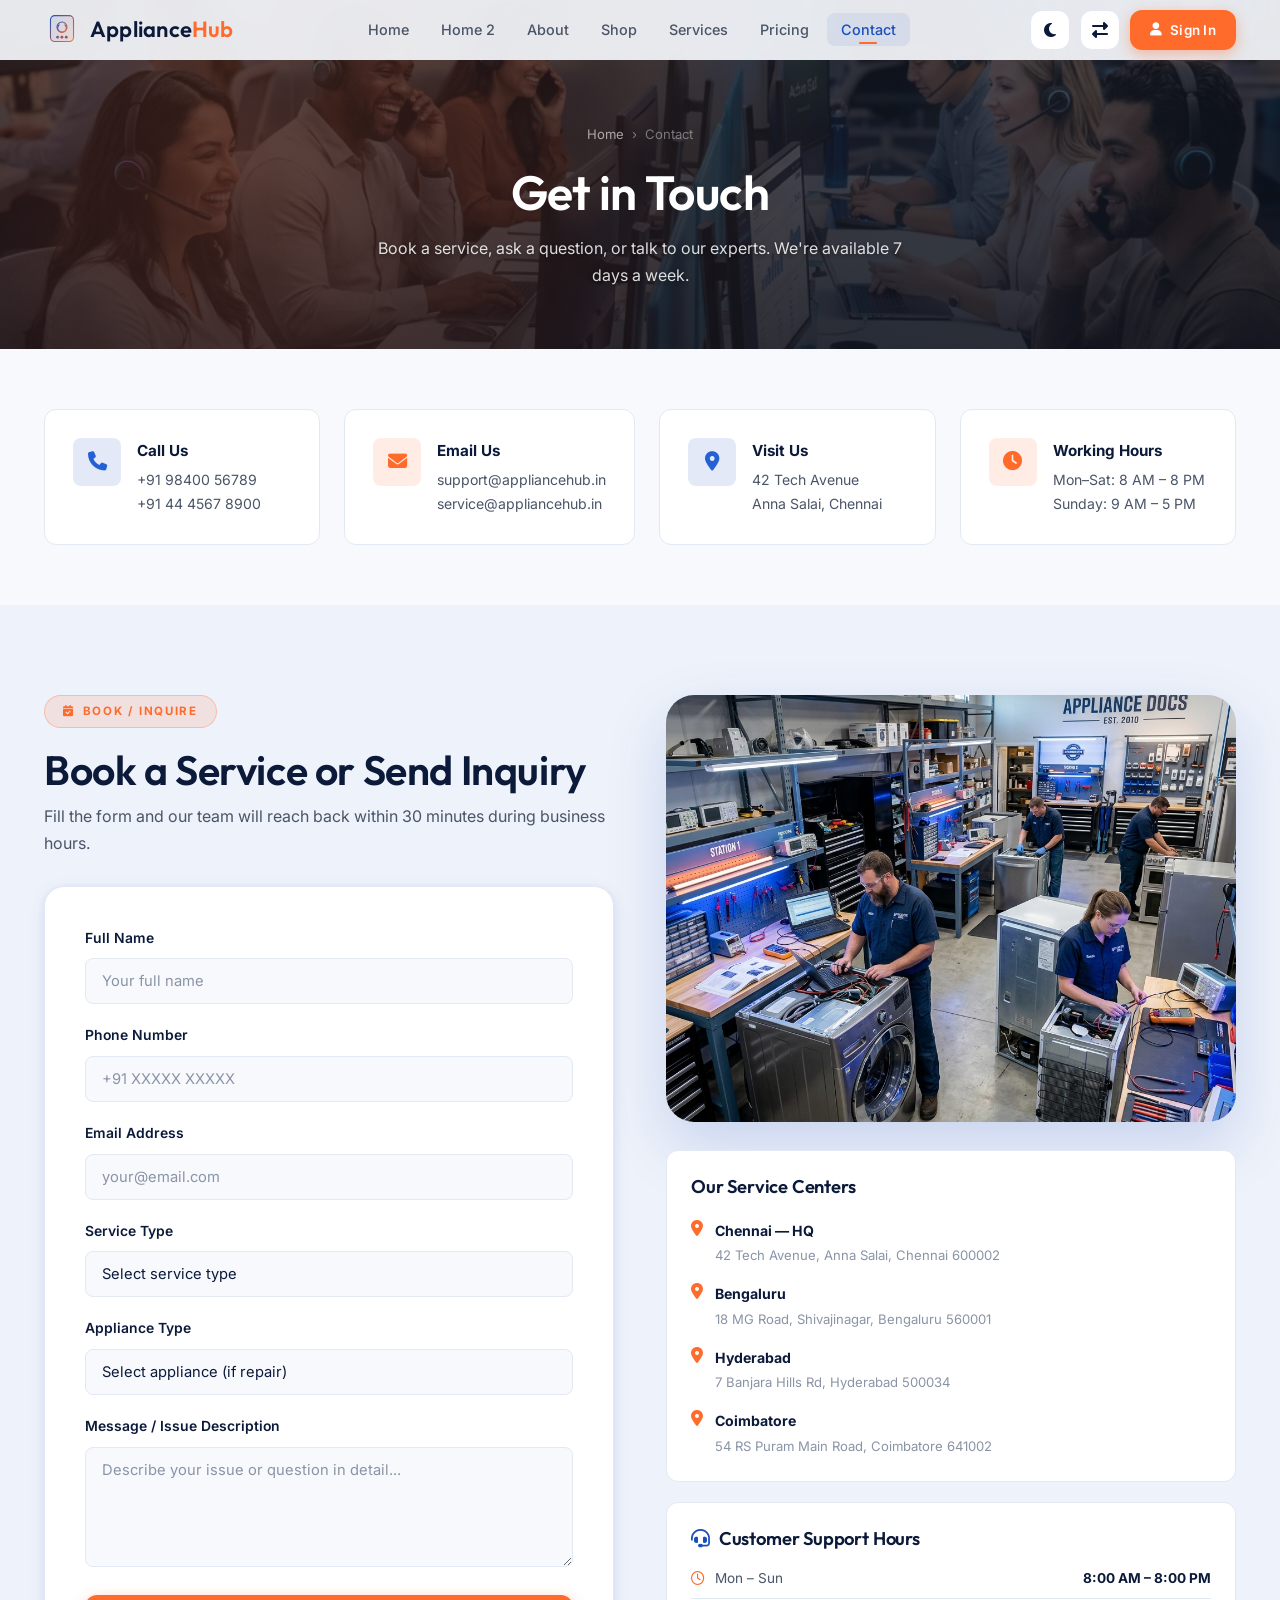
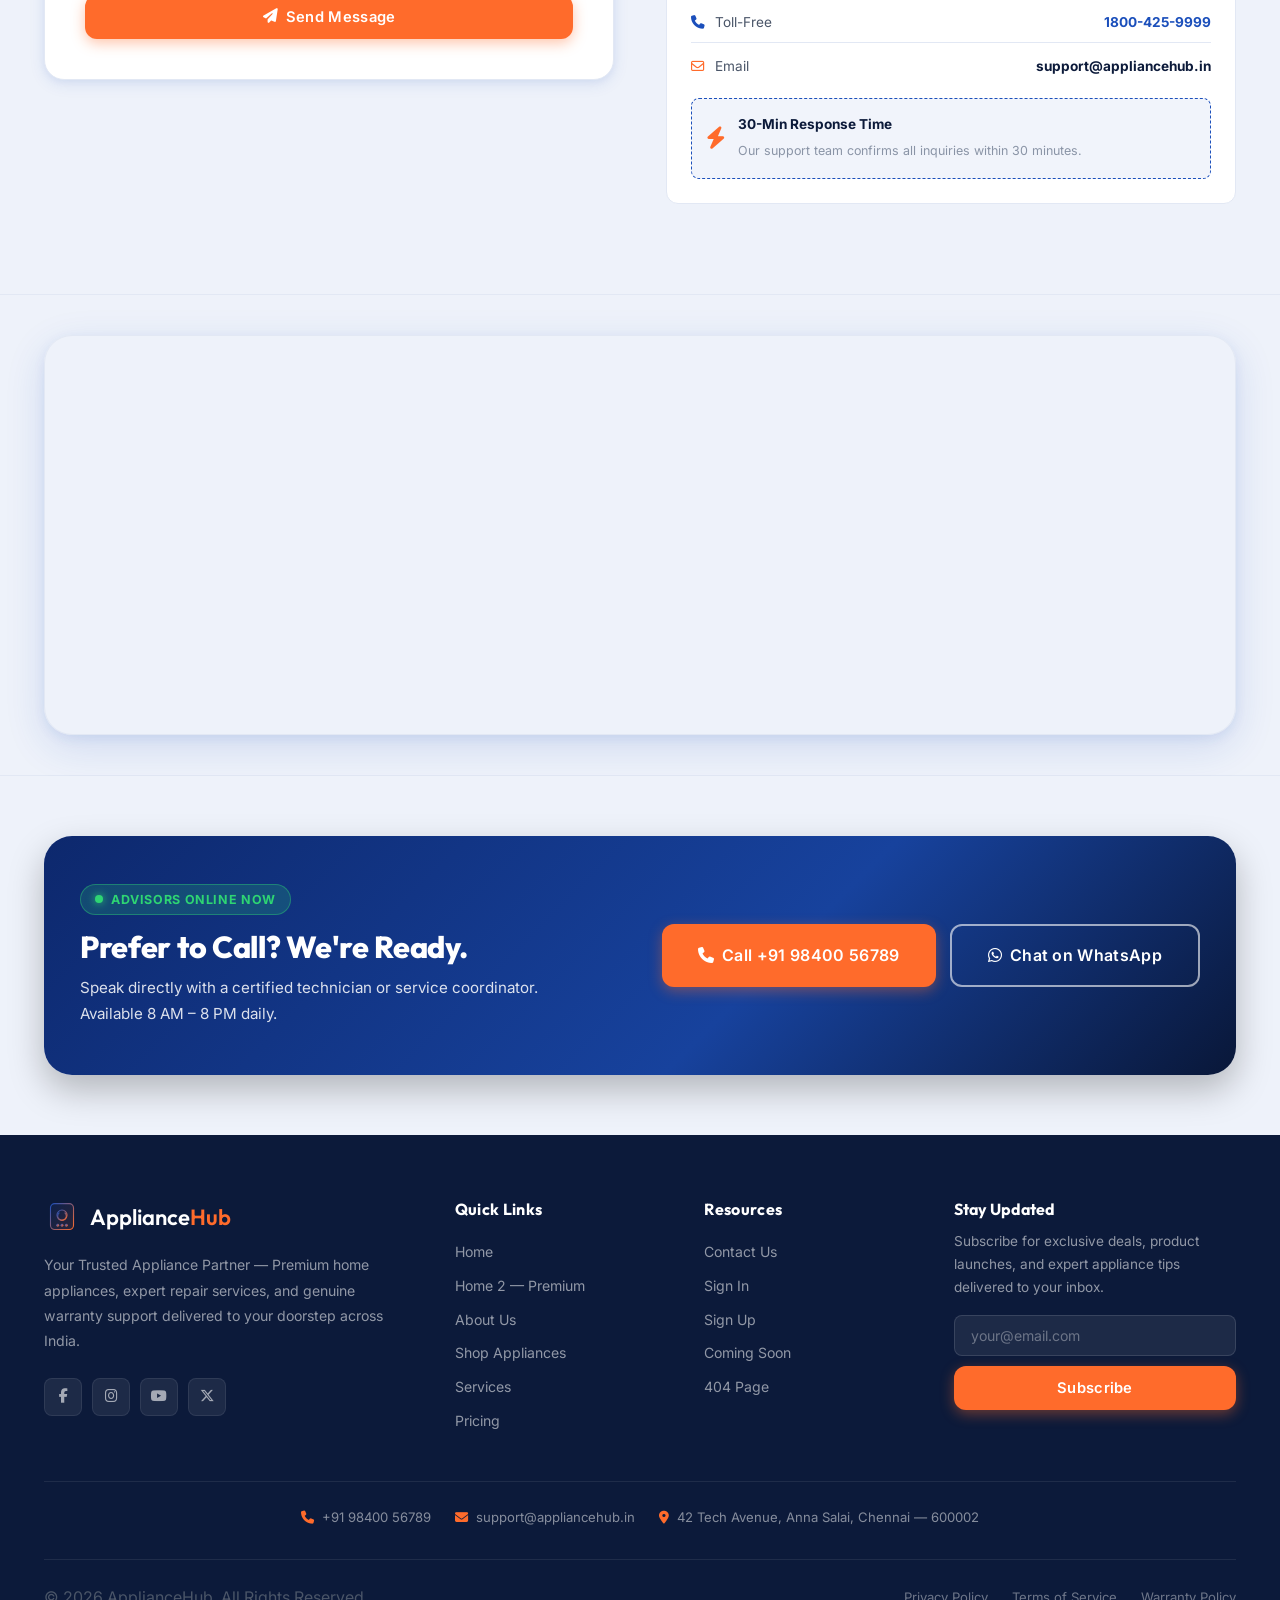
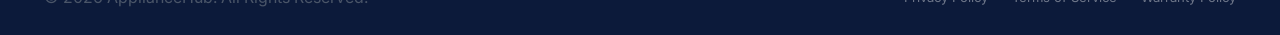
<file: contact.html>
<!DOCTYPE html>
<html lang="en" dir="ltr">
<head>
  <meta charset="UTF-8">
  <meta name="viewport" content="width=device-width, initial-scale=1.0">
  <meta name="description" content="Contact ApplianceHub — Reach us for appliance repair bookings, product inquiries, warranty support, and corporate AMC plans. Available 7 days a week.">
  <title>Contact Us | ApplianceHub — Book Appliance Service</title>
  <link rel="icon" href="data:image/svg+xml,%3Csvg xmlns='http://www.w3.org/2000/svg' viewBox='0 0 100 100'%3E%3Crect x='18' y='10' width='64' height='72' rx='12' fill='%231B4FBB' opacity='0.15' stroke='%231B4FBB' stroke-width='3'/%3E%3Ccircle cx='50' cy='42' r='14' stroke='%23FF6B2B' stroke-width='3' fill='none'/%3E%3Cpath d='M50 30 L50 38' stroke='%23FF6B2B' stroke-width='4' stroke-linecap='round'/%3E%3C/svg%3E">
  <link rel="stylesheet" href="https://cdnjs.cloudflare.com/ajax/libs/font-awesome/6.5.1/css/all.min.css">
  <link rel="stylesheet" href="style.css">
</head>
<body>

<div id="navbar-placeholder"></div>

<!-- ─── PAGE HERO ──────────────────────────────────────── -->
<section class="page-hero" id="contact-hero">
  <div class="container">
    <div class="page-hero-content">
      <nav class="breadcrumb" aria-label="Breadcrumb">
        <a href="index.html">Home</a>
        <span>›</span>
        <span>Contact</span>
      </nav>
      <h1>Get in Touch</h1>
      <p>Book a service, ask a question, or talk to our experts. We're available 7 days a week.</p>
    </div>
  </div>
</section>

<!-- ─── CONTACT INFO CARDS ─────────────────────────────── -->
<section class="section-sm" id="contact-info">
  <div class="container">
    <div class="grid-4 animate-on-scroll">
      <div class="contact-info-card" id="ci-phone">
        <div class="contact-icon"><i class="fas fa-phone"></i></div>
        <div>
          <div class="contact-info-title">Call Us</div>
          <div class="contact-info-val">+91 98400 56789<br>+91 44 4567 8900</div>
        </div>
      </div>
      <div class="contact-info-card" id="ci-email">
        <div class="contact-icon orange"><i class="fas fa-envelope"></i></div>
        <div>
          <div class="contact-info-title">Email Us</div>
          <div class="contact-info-val">support@appliancehub.in<br>service@appliancehub.in</div>
        </div>
      </div>
      <div class="contact-info-card" id="ci-address">
        <div class="contact-icon"><i class="fas fa-map-marker-alt"></i></div>
        <div>
          <div class="contact-info-title">Visit Us</div>
          <div class="contact-info-val">42 Tech Avenue<br>Anna Salai, Chennai</div>
        </div>
      </div>
      <div class="contact-info-card" id="ci-hours">
        <div class="contact-icon orange"><i class="fas fa-clock"></i></div>
        <div>
          <div class="contact-info-title">Working Hours</div>
          <div class="contact-info-val">Mon–Sat: 8 AM – 8 PM<br>Sunday: 9 AM – 5 PM</div>
        </div>
      </div>
    </div>
  </div>
</section>

<!-- ─── BOOKING FORM + SERVICE IMAGE ──────────────────── -->
<section class="section section-alt" id="booking">
  <div class="container">
    <div class="animate-on-scroll" id="contact-main-grid">
      <!-- Contact Form -->
      <div>
        <div class="section-label"><i class="fas fa-calendar-check"></i> Book / Inquire</div>
        <h2 style="margin-bottom:8px;">Book a Service or Send Inquiry</h2>
        <p style="margin-bottom:28px;">Fill the form and our team will reach back within 30 minutes during business hours.</p>
        <div class="booking-form" id="contact-booking-form">
          <form id="contact-form-el" onsubmit="event.preventDefault();document.getElementById('contact-success').style.display='block';this.reset();">
            <div class="form-group">
              <label class="form-label" for="ct-name">Full Name</label>
              <input type="text" id="ct-name" class="form-input" placeholder="Your full name" required>
            </div>
            <div class="form-group">
              <label class="form-label" for="ct-phone">Phone Number</label>
              <input type="tel" id="ct-phone" class="form-input" placeholder="+91 XXXXX XXXXX" required>
            </div>
            <div class="form-group">
              <label class="form-label" for="ct-email">Email Address</label>
              <input type="email" id="ct-email" class="form-input" placeholder="your@email.com">
            </div>
            <div class="form-group">
              <label class="form-label" for="ct-service">Service Type</label>
              <select id="ct-service" class="form-select form-input" required>
                <option value="">Select service type</option>
                <option>Appliance Repair</option>
                <option>Annual Maintenance Contract (AMC)</option>
                <option>New Appliance Installation</option>
                <option>Warranty Claim</option>
                <option>Product Purchase Inquiry</option>
                <option>Other</option>
              </select>
            </div>
            <div class="form-group">
              <label class="form-label" for="ct-appliance">Appliance Type</label>
              <select id="ct-appliance" class="form-select form-input">
                <option value="">Select appliance (if repair)</option>
                <option>Refrigerator</option>
                <option>Washing Machine</option>
                <option>Air Conditioner</option>
                <option>Microwave Oven</option>
                <option>Television</option>
                <option>Dishwasher</option>
                <option>Other</option>
              </select>
            </div>
            <div class="form-group">
              <label class="form-label" for="ct-message">Message / Issue Description</label>
              <textarea id="ct-message" class="form-textarea" placeholder="Describe your issue or question in detail..." rows="4"></textarea>
            </div>
            <button type="submit" class="btn btn-orange btn-full btn-shine" id="ct-submit-btn">
              <i class="fas fa-paper-plane"></i> Send Message
            </button>
            <p id="contact-success" style="display:none;color:var(--success);font-size:0.9rem;margin-top:16px;font-weight:600;text-align:center;">
              <i class="fas fa-check-circle"></i> Message sent! We'll contact you within 30 minutes.
            </p>
          </form>
        </div>
      </div>

      <!-- Right side — image + info -->
      <div>
        <div style="border-radius:var(--radius-xl);overflow:hidden;box-shadow:var(--shadow-xl);margin-bottom:28px;">
          <img src="assets/images/services-hero.png" alt="ApplianceHub service center" style="width:100%;aspect-ratio:4/3;object-fit:cover;">
        </div>
        <!-- Branches -->
        <div style="background:var(--bg-card);border:1px solid var(--border);border-radius:var(--radius-md);padding:24px;">
          <h4 style="margin-bottom:18px;">Our Service Centers</h4>
          <div style="display:flex;flex-direction:column;gap:14px;">
            <div style="display:flex;gap:12px;align-items:flex-start;">
              <i class="fas fa-map-marker-alt" style="color:var(--secondary);margin-top:3px;flex-shrink:0;"></i>
              <div>
                <strong style="font-size:0.88rem;color:var(--text-heading);">Chennai — HQ</strong>
                <div style="font-size:0.82rem;color:var(--text-muted);">42 Tech Avenue, Anna Salai, Chennai 600002</div>
              </div>
            </div>
            <div style="display:flex;gap:12px;align-items:flex-start;">
              <i class="fas fa-map-marker-alt" style="color:var(--secondary);margin-top:3px;flex-shrink:0;"></i>
              <div>
                <strong style="font-size:0.88rem;color:var(--text-heading);">Bengaluru</strong>
                <div style="font-size:0.82rem;color:var(--text-muted);">18 MG Road, Shivajinagar, Bengaluru 560001</div>
              </div>
            </div>
            <div style="display:flex;gap:12px;align-items:flex-start;">
              <i class="fas fa-map-marker-alt" style="color:var(--secondary);margin-top:3px;flex-shrink:0;"></i>
              <div>
                <strong style="font-size:0.88rem;color:var(--text-heading);">Hyderabad</strong>
                <div style="font-size:0.82rem;color:var(--text-muted);">7 Banjara Hills Rd, Hyderabad 500034</div>
              </div>
            </div>
            <div style="display:flex;gap:12px;align-items:flex-start;">
              <i class="fas fa-map-marker-alt" style="color:var(--secondary);margin-top:3px;flex-shrink:0;"></i>
              <div>
                <strong style="font-size:0.88rem;color:var(--text-heading);">Coimbatore</strong>
                <div style="font-size:0.82rem;color:var(--text-muted);">54 RS Puram Main Road, Coimbatore 641002</div>
              </div>
            </div>
          </div>
        </div>

        <!-- Support Hours & Quick Guarantees Card -->
        <div style="background:var(--bg-card);border:1px solid var(--border);border-radius:var(--radius-md);padding:24px;margin-top:20px;">
          <h4 style="margin-bottom:16px;display:flex;align-items:center;gap:10px;">
            <i class="fas fa-headset" style="color:var(--primary);"></i> Customer Support Hours
          </h4>
          <div style="display:flex;flex-direction:column;gap:12px;margin-bottom:20px;font-size:0.85rem;color:var(--text-body);">
            <div style="display:flex;justify-content:space-between;padding-bottom:8px;border-bottom:1px solid var(--border);">
              <span><i class="far fa-clock" style="color:var(--secondary);margin-right:6px;"></i> Mon – Sun</span>
              <strong style="color:var(--text-heading);">8:00 AM – 8:00 PM</strong>
            </div>
            <div style="display:flex;justify-content:space-between;padding-bottom:8px;border-bottom:1px solid var(--border);">
              <span><i class="fas fa-phone" style="color:var(--primary);margin-right:6px;"></i> Toll-Free</span>
              <strong style="color:var(--primary);">1800-425-9999</strong>
            </div>
            <div style="display:flex;justify-content:space-between;">
              <span><i class="far fa-envelope" style="color:var(--secondary);margin-right:6px;"></i> Email</span>
              <strong style="color:var(--text-heading);">support@appliancehub.in</strong>
            </div>
          </div>

          <div style="padding:14px;background:rgba(27,79,187,0.06);border:1px dashed var(--primary);border-radius:var(--radius-sm);display:flex;gap:12px;align-items:center;">
            <i class="fas fa-bolt" style="font-size:1.4rem;color:var(--secondary);flex-shrink:0;"></i>
            <div>
              <strong style="font-size:0.85rem;color:var(--text-heading);display:block;">30-Min Response Time</strong>
              <span style="font-size:0.78rem;color:var(--text-muted);">Our support team confirms all inquiries within 30 minutes.</span>
            </div>
          </div>
        </div>
      </div>
    </div>
  <style>
    #contact-main-grid {
      display: grid;
      grid-template-columns: 1fr 1fr;
      gap: 52px;
      align-items: start;
    }
    @media (max-width: 900px) {
      #contact-main-grid {
        grid-template-columns: 1fr !important;
        gap: 36px !important;
      }
    }
    @media (max-width: 480px) {
      .booking-form {
        padding: 20px var(--container-padding) !important;
      }
    }
  </style>
</section>

<!-- ─── LIVE INTERACTIVE MAP ────────────────────────────── -->
<section style="padding:40px 0;background:var(--bg-alt);border-top:1px solid var(--border);border-bottom:1px solid var(--border);" id="map-section">
  <div class="container">
    <div style="border-radius:var(--radius-xl);overflow:hidden;box-shadow:var(--shadow-lg);border:1px solid var(--border);height:400px;">
      <iframe 
        src="https://maps.google.com/maps?q=Anna+Salai,+Chennai,+Tamil+Nadu&t=&z=14&ie=UTF8&iwloc=&output=embed" 
        width="100%" 
        height="100%" 
        style="border:0;width:100%;height:100%;display:block;" 
        allowfullscreen="" 
        loading="lazy" 
        referrerpolicy="no-referrer-when-downgrade"
        title="ApplianceHub Service Center - Anna Salai, Chennai">
      </iframe>
    </div>
  </div>
</section>

<!-- ─── CTA ─────────────────────────────────────────────── -->
<section style="padding:60px 0;background:var(--bg-alt);" id="contact-cta">
  <div class="container">
    <div style="background:linear-gradient(135deg, #0d286d 0%, #17429d 60%, #091738 100%);border-radius:var(--radius-xl);padding:48px 36px;position:relative;overflow:hidden;box-shadow:0 15px 35px rgba(0,0,0,0.25);" class="animate-on-scroll">
      <div style="display:flex;align-items:center;justify-content:space-between;gap:30px;flex-wrap:wrap;" id="contact-cta-inner">
        <div style="max-width:520px;">
          <span style="display:inline-flex;align-items:center;gap:8px;padding:4px 14px;background:rgba(46,213,115,0.18);border:1px solid rgba(46,213,115,0.4);color:#2ed573;border-radius:20px;font-size:0.78rem;font-weight:700;letter-spacing:0.05em;text-transform:uppercase;margin-bottom:14px;">
            <span style="width:8px;height:8px;background:#2ed573;border-radius:50%;display:inline-block;box-shadow:0 0 8px #2ed573;"></span> Advisors Online Now
          </span>
          <h2 style="color:#fff;font-size:1.9rem;margin-bottom:10px;font-weight:800;">Prefer to Call? We're Ready.</h2>
          <p style="color:rgba(255,255,255,0.85);font-size:0.95rem;margin:0;">Speak directly with a certified technician or service coordinator. Available 8 AM – 8 PM daily.</p>
        </div>
        <div style="display:flex;gap:14px;flex-wrap:wrap;">
          <a href="tel:+919840056789" class="btn btn-orange btn-lg btn-shine" id="cta-call-btn">
            <i class="fas fa-phone"></i> Call +91 98400 56789
          </a>
          <a href="https://wa.me/919840056789" target="_blank" class="btn btn-outline-white btn-lg" id="cta-wa-btn">
            <i class="fab fa-whatsapp"></i> Chat on WhatsApp
          </a>
        </div>
      </div>
    </div>
  </div>
  <style>
    @media (max-width: 768px) {
      #contact-cta-inner {
        flex-direction: column !important;
        text-align: center !important;
        align-items: center !important;
        justify-content: center !important;
      }
      #contact-cta-inner > div {
        width: 100% !important;
        display: flex !important;
        flex-direction: column !important;
        align-items: center !important;
        justify-content: center !important;
      }
      #contact-cta-inner > div:nth-child(2) {
        gap: 12px !important;
      }
      #contact-cta-inner .btn {
        width: 100% !important;
        max-width: 340px !important;
        justify-content: center !important;
      }
    }
    @media (max-width: 480px) {
      #contact-cta .animate-on-scroll {
        padding: 32px 20px !important;
      }
    }
  </style>
</section>

<div id="footer-placeholder"></div>
<script src="components.js"></script>
<script src="script.js"></script>
</body>
</html>
</file>
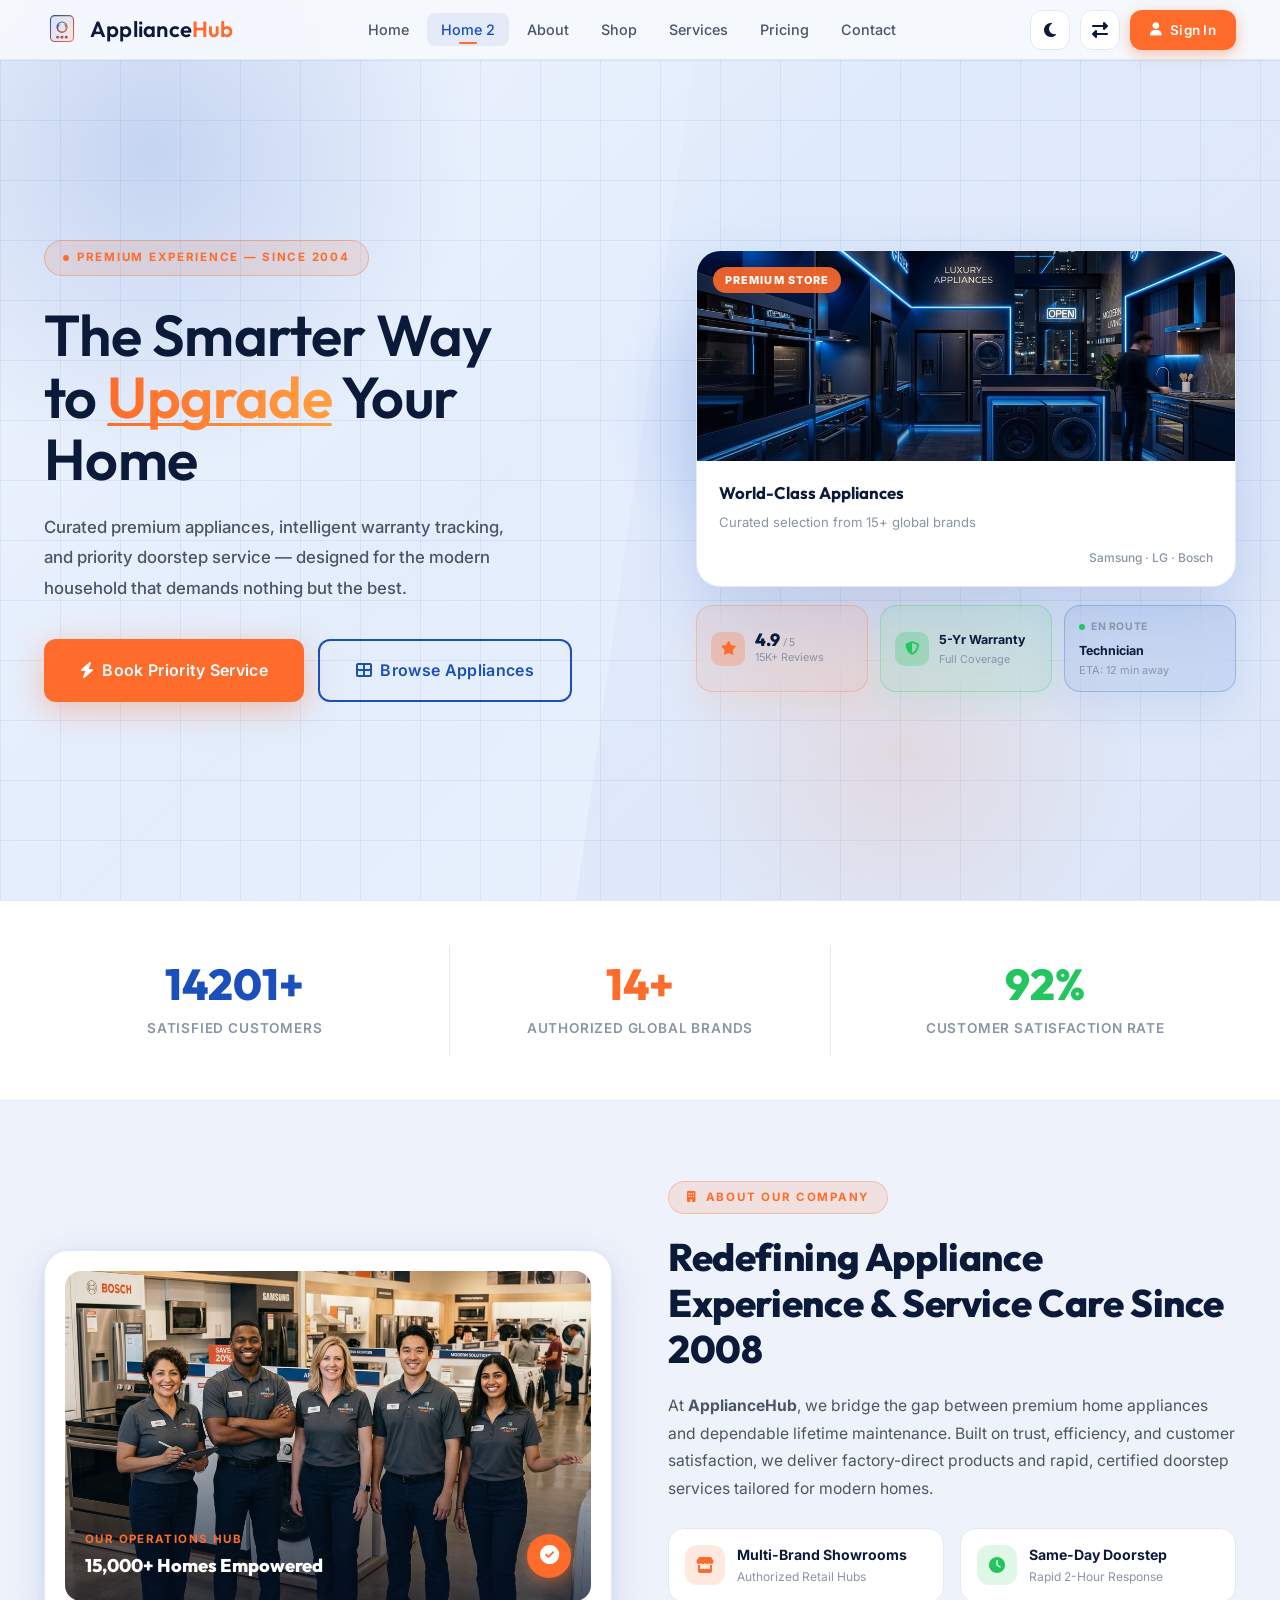
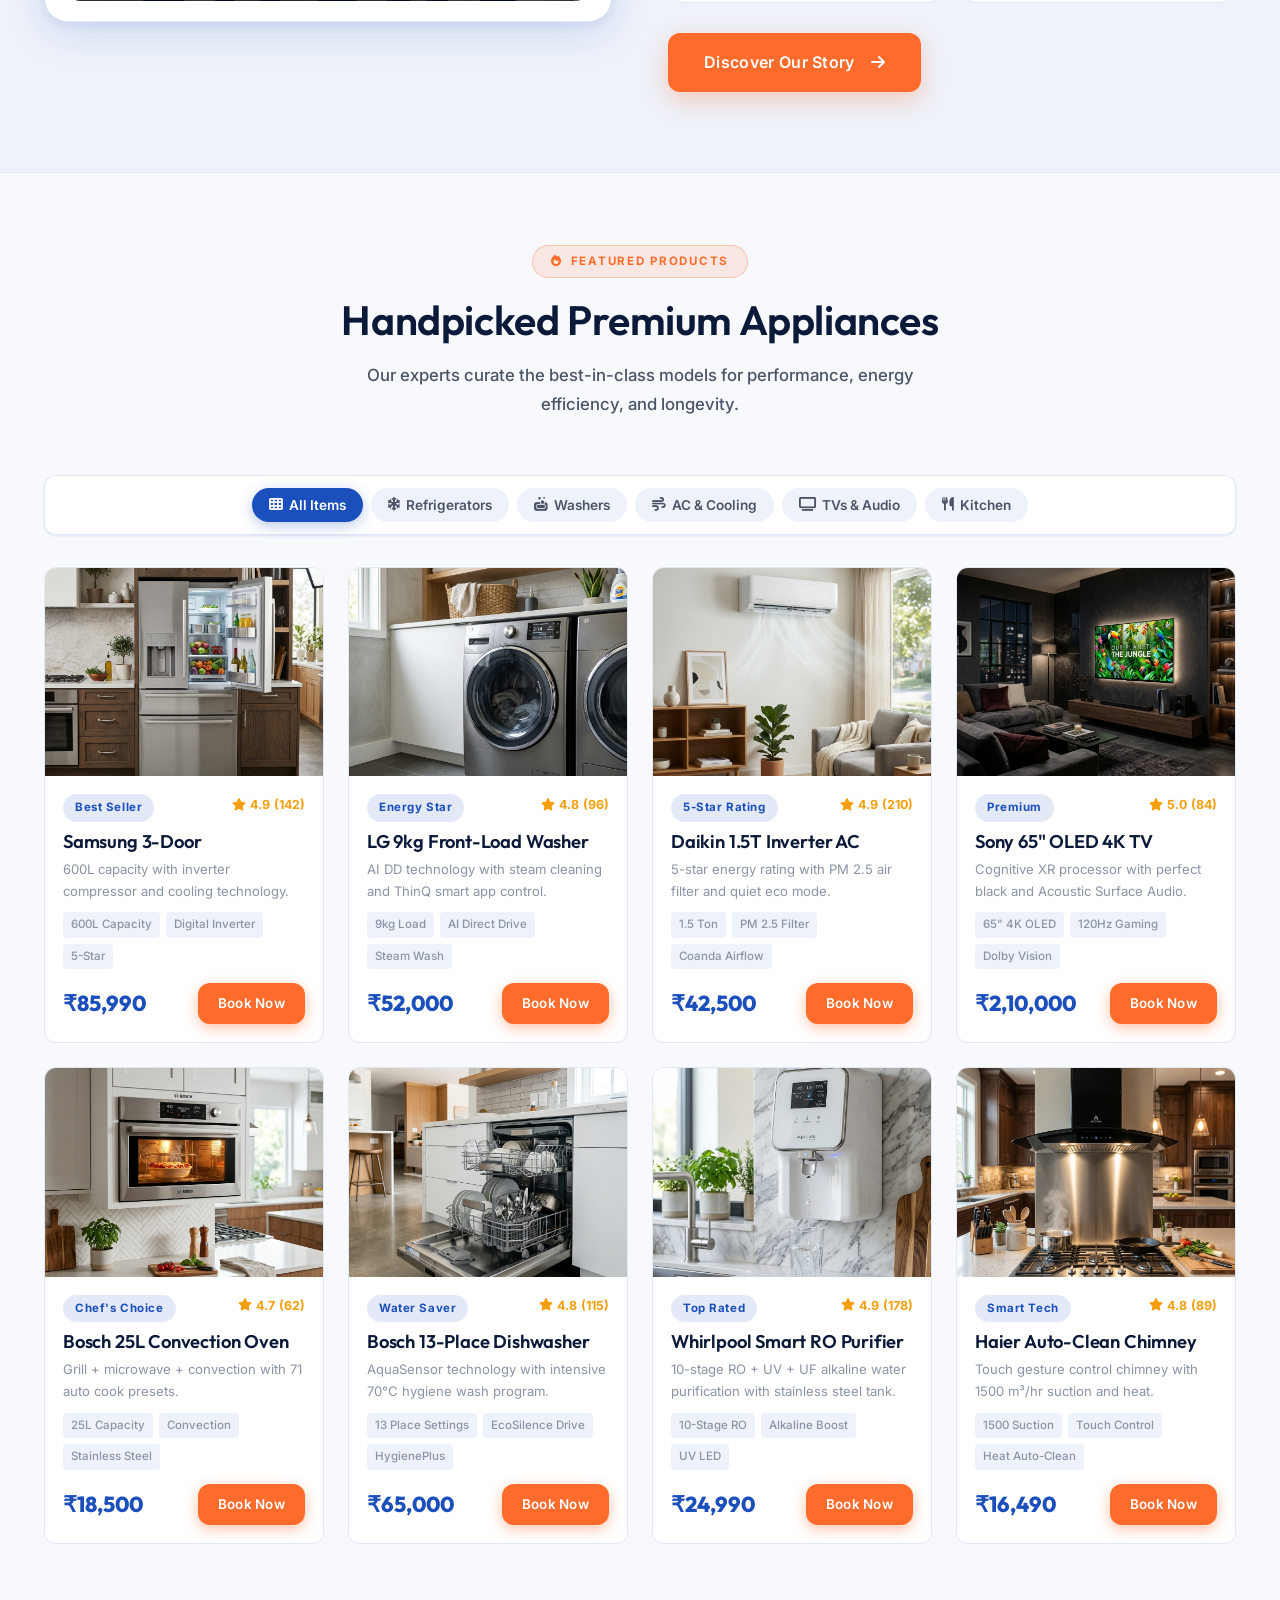
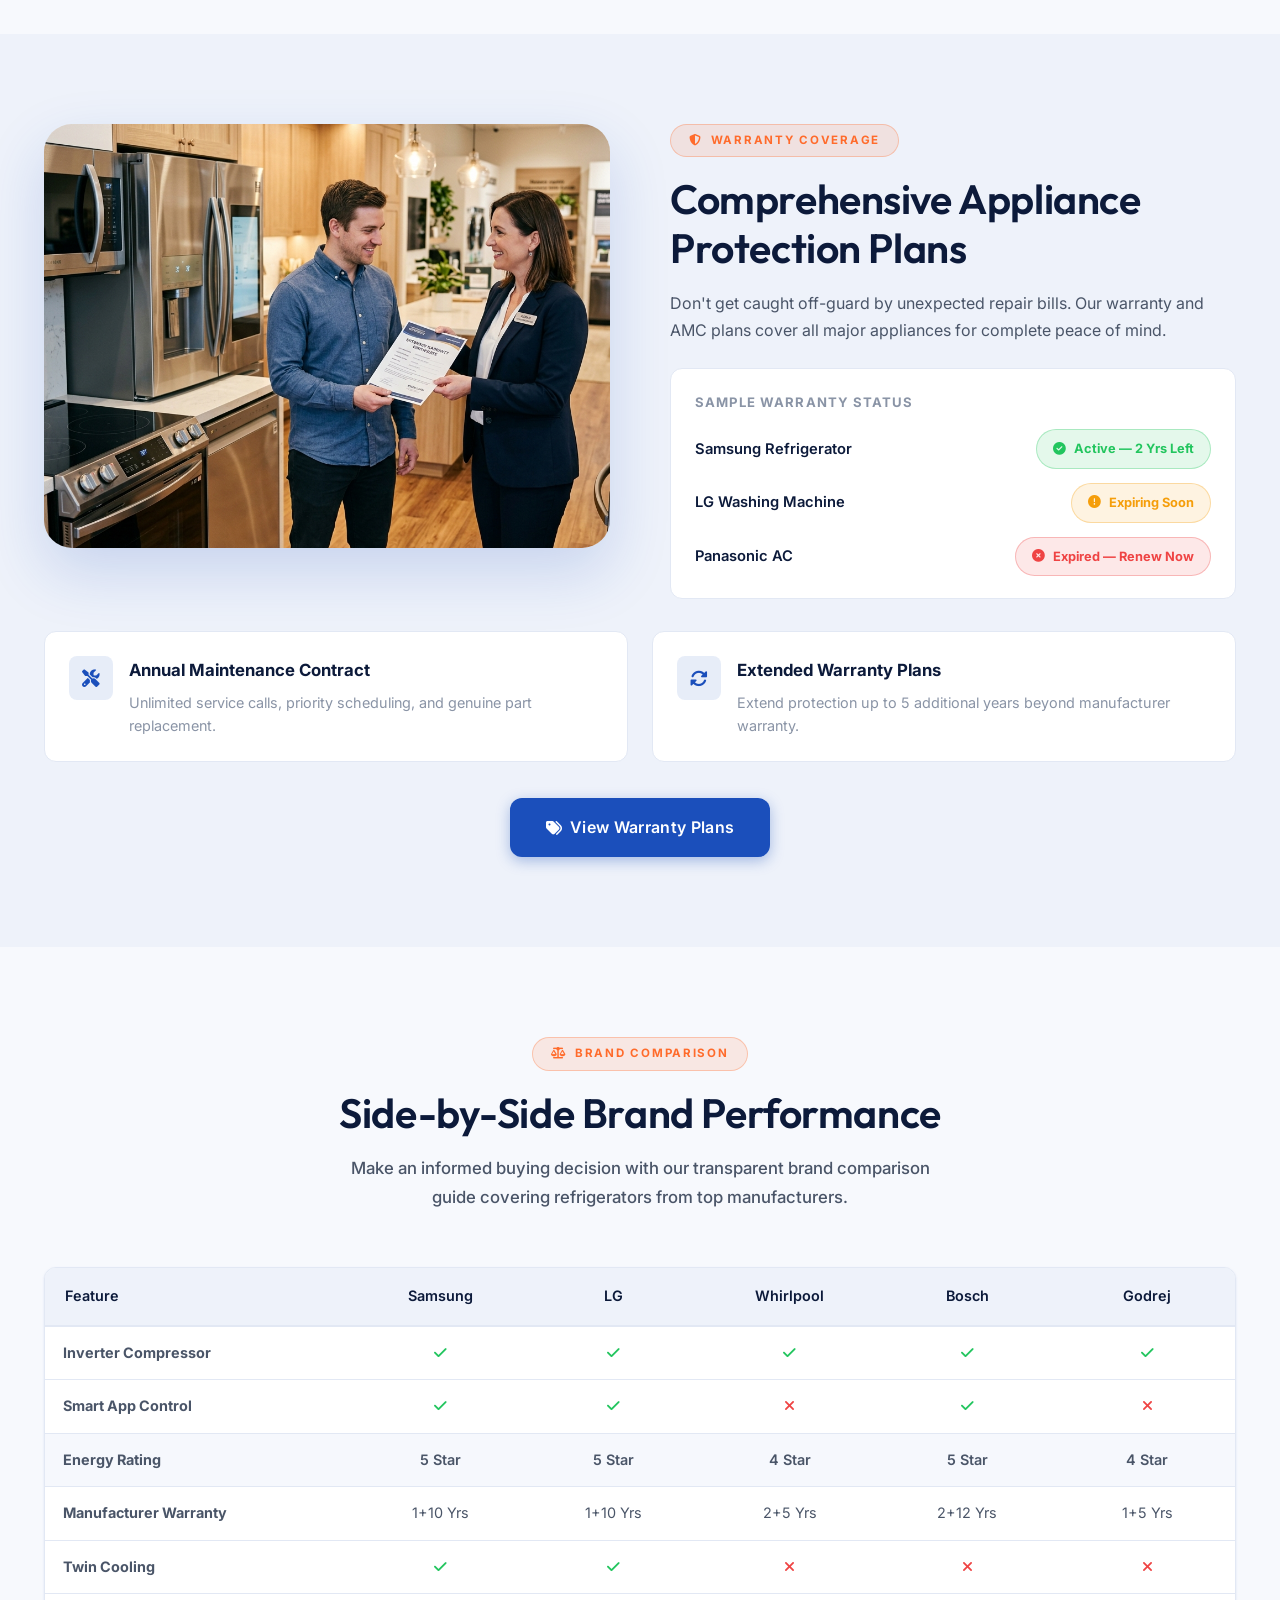
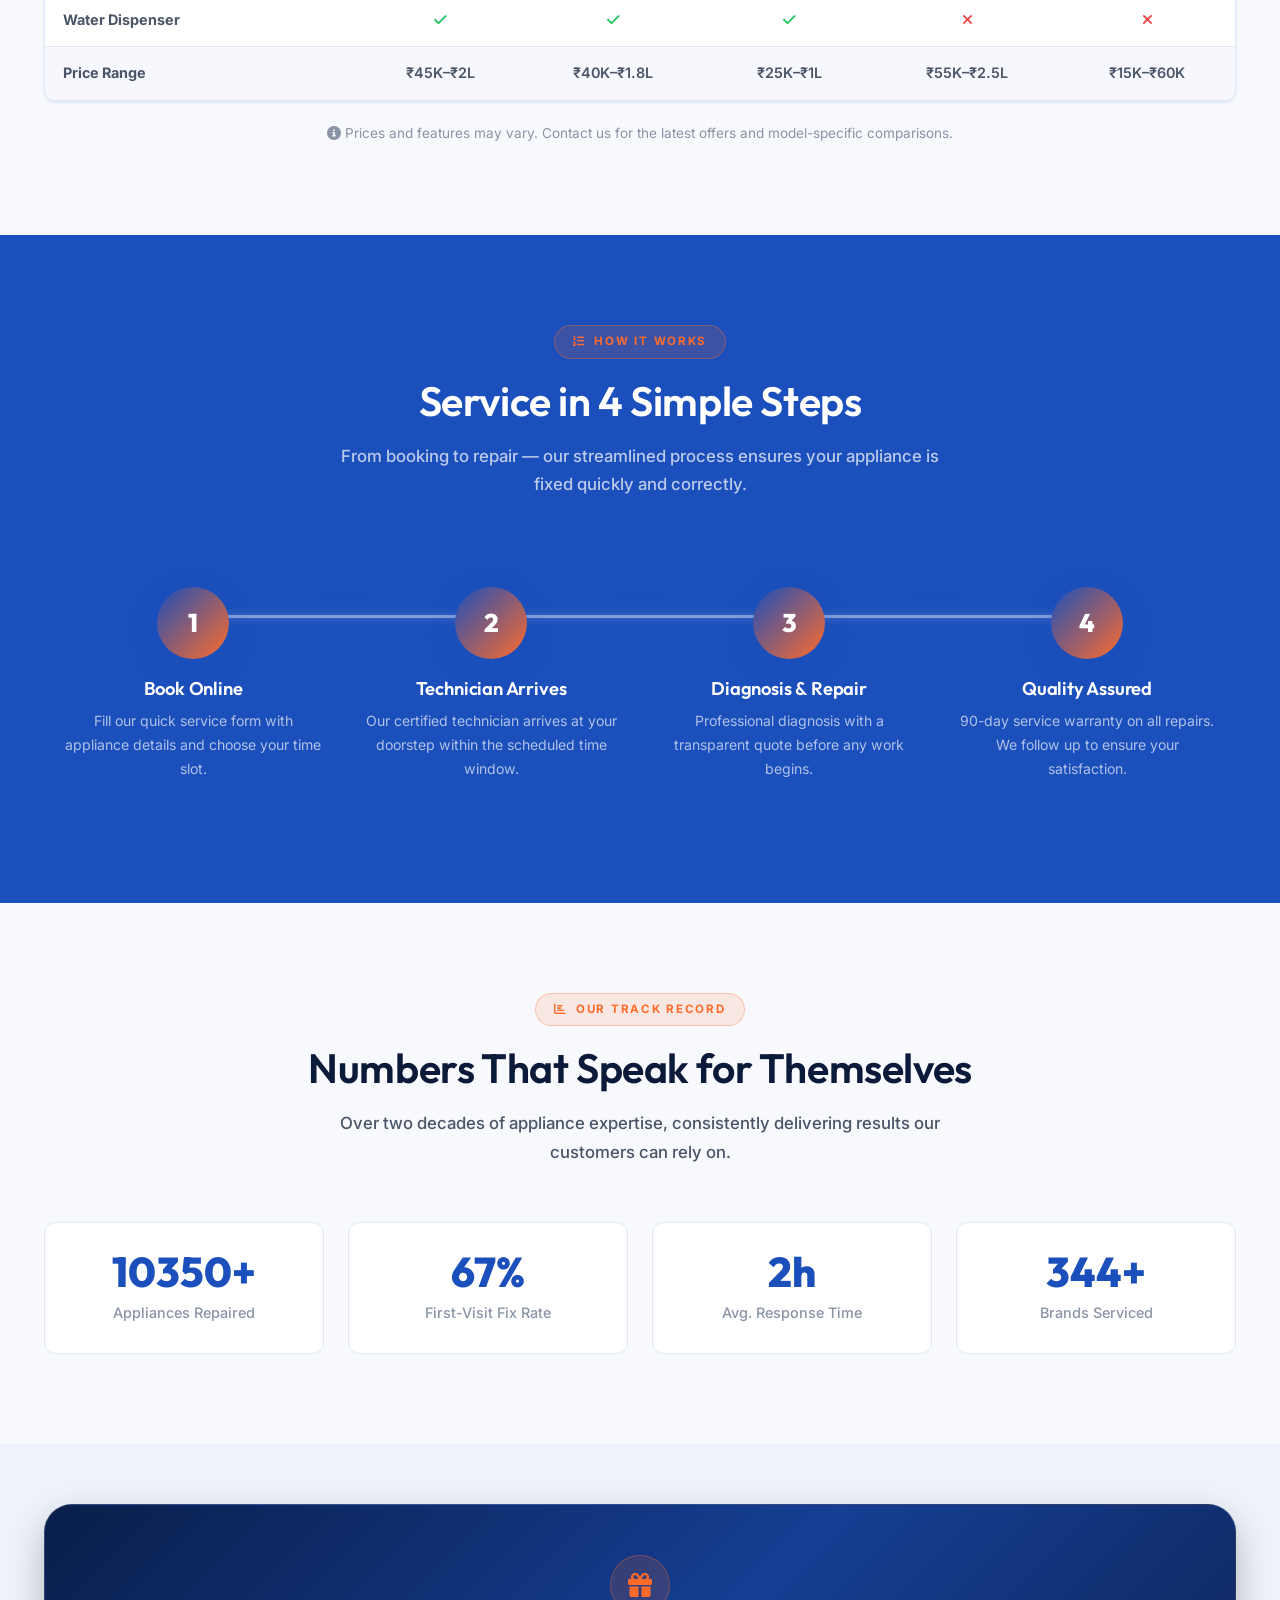
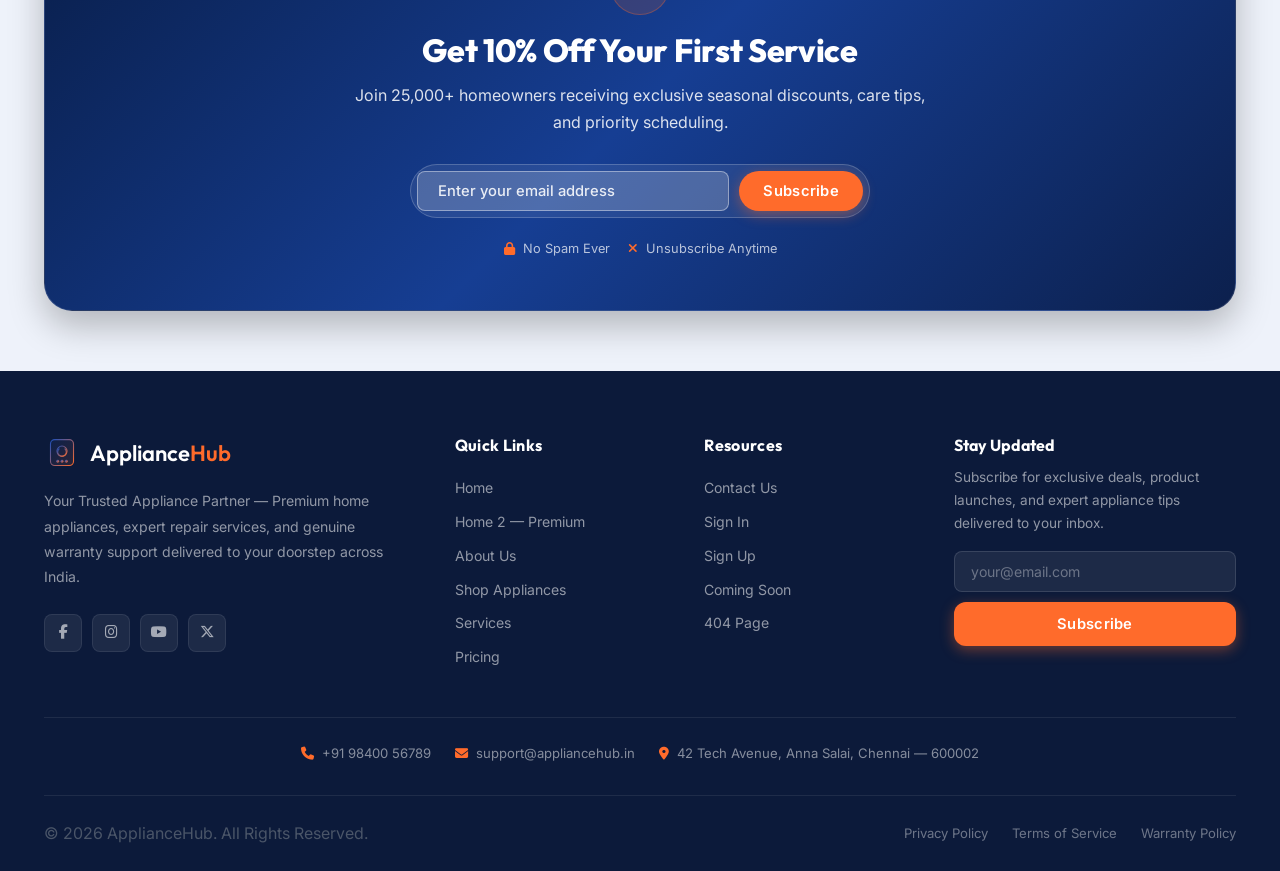
<file: home2.html>
<!DOCTYPE html>
<html lang="en" dir="ltr">
<head>
  <meta charset="UTF-8">
  <meta name="viewport" content="width=device-width, initial-scale=1.0">
  <meta name="description" content="ApplianceHub Premium — Experience luxury appliance shopping with brand comparisons, warranty tracking, and exclusive repair services. Elevate your home experience.">
  <title>ApplianceHub Premium — Home 2 | Home Appliance Store</title>
  <link rel="icon" href="data:image/svg+xml,%3Csvg xmlns='http://www.w3.org/2000/svg' viewBox='0 0 100 100'%3E%3Crect x='18' y='10' width='64' height='72' rx='12' fill='%231B4FBB' opacity='0.15' stroke='%231B4FBB' stroke-width='3'/%3E%3Ccircle cx='50' cy='42' r='14' stroke='%23FF6B2B' stroke-width='3' fill='none'/%3E%3Cpath d='M50 30 L50 38' stroke='%23FF6B2B' stroke-width='4' stroke-linecap='round'/%3E%3C/svg%3E">
  <link rel="stylesheet" href="https://cdnjs.cloudflare.com/ajax/libs/font-awesome/6.5.1/css/all.min.css">
  <link rel="stylesheet" href="style.css">
  <style>
    /* Home 2 unique styles */
    .featured-scroll {
      display: flex;
      gap: 24px;
      overflow-x: auto;
      padding-bottom: 12px;
      scrollbar-width: thin;
      scrollbar-color: var(--primary) var(--bg-alt);
    }
    .featured-scroll::-webkit-scrollbar { height: 4px; }
    .featured-scroll::-webkit-scrollbar-track { background: var(--bg-alt); border-radius: 4px; }
    .featured-scroll::-webkit-scrollbar-thumb { background: var(--primary); border-radius: 4px; }
    .featured-item {
      flex: 0 0 280px;
      background: var(--bg-card);
      border-radius: var(--radius-md);
      border: 1px solid var(--border);
      overflow: hidden;
      transition: var(--transition);
    }
    .featured-item:hover { box-shadow: var(--shadow-lg); transform: translateY(-4px); border-color: rgba(27,79,187,0.25); }
    .featured-item img { width:100%; aspect-ratio:4/3; object-fit:cover; }
    .featured-item-body { padding: 18px; }
    .featured-item-body h4 { margin-bottom: 4px; }
    .featured-item-body p { font-size:0.82rem; color:var(--text-muted); margin-bottom:10px; }

    .warranty-badge {
      display: inline-flex;
      align-items: center;
      gap: 8px;
      padding: 8px 16px;
      border-radius: var(--radius-pill);
      font-size: 0.8rem;
      font-weight: 700;
    }
    .warranty-badge.active { background: rgba(34,197,94,0.12); color: var(--success); border: 1px solid rgba(34,197,94,0.3); }
    .warranty-badge.expiring { background: rgba(245,158,11,0.12); color: var(--warning); border: 1px solid rgba(245,158,11,0.3); }
    .warranty-badge.expired { background: rgba(239,68,68,0.12); color: var(--error); border: 1px solid rgba(239,68,68,0.3); }

    .how-it-works {
      display: grid;
      grid-template-columns: repeat(4,1fr);
      gap: 0;
      position: relative;
    }
    .how-step {
      display: flex;
      flex-direction: column;
      align-items: center;
      text-align: center;
      padding: 32px 20px;
      position: relative;
    }
    .how-step:not(:last-child)::after {
      content: '';
      position: absolute;
      top: 44px;
      right: -24px;
      width: 48px;
      height: 2px;
      background: var(--primary);
      opacity: 0.25;
    }
    .how-num {
      width: 72px; height: 72px;
      border-radius: 50%;
      background: linear-gradient(135deg, var(--primary), var(--secondary));
      color: #fff;
      font-family: var(--font-heading);
      font-size: 1.6rem;
      font-weight: 800;
      display: flex; align-items: center; justify-content: center;
      margin-bottom: 18px;
      box-shadow: 0 8px 24px rgba(27,79,187,0.25);
    }
    @media (max-width: 900px) {
      .how-it-works { grid-template-columns: repeat(2,1fr); }
      .how-step::after { display: none; }
      #hero2-grid {
        grid-template-columns: 1fr !important;
        gap: 36px !important;
        padding-top: 20px;
      }
      #hero2-cards {
        margin-left: 0 !important;
        max-width: 100% !important;
      }
    }
    @media (max-width: 600px) {
      #hcards-row {
        grid-template-columns: 1fr !important;
        gap: 10px !important;
      }
    }
    @media (max-width: 480px) {
      .how-it-works { grid-template-columns: 1fr; }
      #hero-premium {
        padding-top: calc(var(--nav-height) + 16px) !important;
        padding-bottom: 32px !important;
      }
      #hero2-grid h1 {
        font-size: 1.85rem !important;
        line-height: 1.25 !important;
      }
      .hero2-btn-group {
        flex-direction: column;
        width: 100%;
        gap: 10px !important;
      }
      .hero2-btn-group .btn {
        width: 100% !important;
        justify-content: center !important;
      }
      .hero2-stats-row > div {
        padding: 12px 6px !important;
      }
      .hero2-stats-row [data-counter] {
        font-size: 1.25rem !important;
      }
      .hero2-stats-row div {
        font-size: 0.62rem !important;
      }
    }

    #home2-warranty-list {
      display: grid;
      grid-template-columns: repeat(2, 1fr);
      gap: 24px;
      width: 100%;
    }
    @media (max-width: 768px) {
      #home2-warranty-list {
        grid-template-columns: 1fr !important;
        gap: 16px !important;
      }
    }

    @media (max-width: 580px) {
      #home2-newsletter {
        flex-direction: column !important;
        background: transparent !important;
        border: none !important;
        padding: 0 !important;
        gap: 12px !important;
        max-width: 100% !important;
      }
      #home2-email-input {
        width: 100% !important;
        background: rgba(255,255,255,0.08) !important;
        border: 1px solid rgba(255,255,255,0.2) !important;
        border-radius: var(--radius-pill) !important;
        padding: 12px 20px !important;
        font-size: 0.88rem !important;
        box-sizing: border-box !important;
      }
      #home2-subscribe-btn {
        width: 100% !important;
        border-radius: var(--radius-pill) !important;
        padding: 12px 20px !important;
        font-size: 0.9rem !important;
        justify-content: center !important;
        box-sizing: border-box !important;
      }
    }
  </style>
</head>
<body>

<div id="navbar-placeholder"></div>

<!-- ─── UNIQUE PREMIUM HERO ──────────────────────────────── -->
<section id="hero-premium">

  <!-- Animated grid background -->
  <div style="position:absolute;inset:0;background-image:linear-gradient(rgba(27,79,187,0.08) 1px,transparent 1px),linear-gradient(90deg,rgba(27,79,187,0.08) 1px,transparent 1px);background-size:60px 60px;pointer-events:none;" aria-hidden="true"></div>

  <!-- Glowing orbs -->
  <div style="position:absolute;width:700px;height:700px;border-radius:50%;background:radial-gradient(circle,rgba(27,79,187,0.18) 0%,transparent 65%);top:-200px;left:-200px;pointer-events:none;" aria-hidden="true"></div>
  <div style="position:absolute;width:500px;height:500px;border-radius:50%;background:radial-gradient(circle,rgba(255,107,43,0.12) 0%,transparent 65%);bottom:-100px;right:10%;pointer-events:none;" aria-hidden="true"></div>
  <div style="position:absolute;width:300px;height:300px;border-radius:50%;background:radial-gradient(circle,rgba(36,96,214,0.14) 0%,transparent 65%);top:30%;right:30%;pointer-events:none;" aria-hidden="true"></div>

  <!-- Diagonal accent stripe -->
  <div style="position:absolute;top:0;right:0;width:55%;height:100%;background:linear-gradient(135deg,transparent 0%,rgba(27,79,187,0.04) 50%,rgba(27,79,187,0.08) 100%);clip-path:polygon(18% 0,100% 0,100% 100%,0% 100%);pointer-events:none;" aria-hidden="true"></div>

  <div class="container" style="position:relative;z-index:2;">
    <div style="display:grid;grid-template-columns:1fr 1fr;gap:56px;align-items:center;" id="hero2-grid">

      <!-- LEFT: Content -->
      <div class="animate-on-scroll">

        <!-- Pill badge -->
        <div style="display:inline-flex;align-items:center;gap:8px;background:rgba(255,107,43,0.12);border:1px solid rgba(255,107,43,0.35);border-radius:50px;padding:7px 18px;font-size:0.72rem;font-weight:700;letter-spacing:0.15em;text-transform:uppercase;color:var(--secondary);margin-bottom:28px;">
          <span style="width:6px;height:6px;border-radius:50%;background:var(--secondary);display:inline-block;animation:heroPulse 2s ease-in-out infinite;"></span>
          Premium Experience — Since 2004
        </div>

        <!-- Headline -->
        <h1 style="color:var(--text-heading);font-size:clamp(2.2rem,4.5vw,4rem);line-height:1.08;margin-bottom:22px;font-family:'Outfit',sans-serif;font-weight:600;">
          The Smarter Way<br>
          to <span style="position:relative;display:inline-block;">
            <span style="position:relative;z-index:1;background:linear-gradient(90deg,#FF6B2B,#FFa040);-webkit-background-clip:text;background-clip:text;-webkit-text-fill-color:transparent;">Upgrade</span>
            <span style="position:absolute;bottom:2px;left:0;right:0;height:3px;background:linear-gradient(90deg,#FF6B2B,#FFa040);border-radius:3px;z-index:0;"></span>
          </span>
          Your Home
        </h1>

        <p style="color:var(--text-body);font-size:1.05rem;line-height:1.8;margin-bottom:36px;max-width:480px;font-weight:500;">
          Curated premium appliances, intelligent warranty tracking, and priority doorstep service — designed for the modern household that demands nothing but the best.
        </p>

        <!-- CTA Buttons -->
        <div style="display:flex;gap:14px;flex-wrap:wrap;" class="hero2-btn-group">
          <a href="contact.html#booking" class="btn btn-orange btn-lg btn-shine" id="hero2-book-btn" style="box-shadow:0 8px 32px rgba(255,107,43,0.35);">
            <i class="fas fa-bolt"></i> Book Priority Service
          </a>
          <a href="index.html" class="btn btn-secondary btn-lg" id="hero2-home-btn">
            <i class="fas fa-th-large"></i> Browse Appliances
          </a>
        </div>
      </div>

      <!-- RIGHT: Appliance Cards Stack -->
      <div class="animate-on-scroll delay-2" style="display:flex;flex-direction:column;gap:18px;width:100%;max-width:540px;margin-left:auto;" id="hero2-cards">

        <!-- Large card — Refrigerator -->
        <div id="hcard-1" style="
          background:var(--bg-card);
          border:1px solid var(--border);
          border-radius:24px;
          overflow:hidden;
          backdrop-filter:blur(16px);
          animation:heroFloat 6s ease-in-out infinite;
          box-shadow:var(--shadow-xl);
          width:100%;
        ">
          <div style="position:relative;height:210px;overflow:hidden;">
            <img src="assets/images/hero-home2.png" alt="Premium appliance showroom" style="width:100%;height:100%;object-fit:cover;">
            <div style="position:absolute;inset:0;background:linear-gradient(180deg,transparent 40%,rgba(5,14,34,0.4) 100%);"></div>
            <div style="position:absolute;top:16px;left:16px;background:rgba(255,107,43,0.9);color:#fff;font-size:0.68rem;font-weight:800;padding:4px 12px;border-radius:50px;letter-spacing:0.1em;text-transform:uppercase;">Premium Store</div>
          </div>
          <div style="padding:18px 22px;">
            <div style="font-family:'Outfit',sans-serif;font-size:1.05rem;font-weight:700;color:var(--text-heading);margin-bottom:4px;">World-Class Appliances</div>
            <div style="font-size:0.82rem;color:var(--text-muted);margin-bottom:14px;">Curated selection from 15+ global brands</div>
            <div style="display:flex;align-items:center;justify-content:flex-end;">
              <div style="font-size:0.75rem;color:var(--text-muted);font-weight:500;">Samsung · LG · Bosch</div>
            </div>
          </div>
        </div>

        <!-- Row of 3 badges directly below large card -->
        <div style="display:grid;grid-template-columns:repeat(3, 1fr);gap:12px;width:100%;" id="hcards-row">

          <!-- Mini card — Rating -->
          <div id="hcard-3" style="
            background:rgba(255,107,43,0.1);
            border:1px solid rgba(255,107,43,0.25);
            border-radius:16px;
            padding:12px 14px;
            backdrop-filter:blur(20px);
            animation:heroFloat 7s ease-in-out infinite 1s;
            display:flex;align-items:center;gap:10px;
            box-shadow:0 12px 32px rgba(255,107,43,0.1);
          ">
            <div style="width:34px;height:34px;border-radius:10px;background:rgba(255,107,43,0.25);display:flex;align-items:center;justify-content:center;flex-shrink:0;">
              <i class="fas fa-star" style="color:#FF6B2B;font-size:0.85rem;"></i>
            </div>
            <div>
              <div style="font-family:'Outfit',sans-serif;font-size:1.1rem;font-weight:800;color:var(--text-heading);line-height:1;">4.9 <span style="font-size:0.7rem;color:var(--text-muted);font-weight:400;">/ 5</span></div>
              <div style="font-size:0.68rem;color:var(--text-muted);white-space:nowrap;">15K+ Reviews</div>
            </div>
          </div>

          <!-- Floating badge — Warranty -->
          <div id="hcard-4" style="
            background:rgba(34,197,94,0.1);
            border:1px solid rgba(34,197,94,0.25);
            border-radius:16px;
            padding:12px 14px;
            backdrop-filter:blur(20px);
            animation:heroFloat 9s ease-in-out infinite 0.5s;
            display:flex;align-items:center;gap:10px;
            box-shadow:0 10px 28px rgba(34,197,94,0.1);
          ">
            <div style="width:34px;height:34px;border-radius:10px;background:rgba(34,197,94,0.25);display:flex;align-items:center;justify-content:center;flex-shrink:0;">
              <i class="fas fa-shield-alt" style="color:#22C55E;font-size:0.85rem;"></i>
            </div>
            <div>
              <div style="font-size:0.78rem;font-weight:700;color:var(--text-heading);white-space:nowrap;">5-Yr Warranty</div>
              <div style="font-size:0.68rem;color:var(--text-muted);white-space:nowrap;">Full Coverage</div>
            </div>
          </div>

          <!-- Small card — Service Status -->
          <div id="hcard-2" style="
            background:rgba(27,79,187,0.1);
            border:1px solid rgba(27,79,187,0.25);
            border-radius:16px;
            padding:12px 14px;
            backdrop-filter:blur(20px);
            animation:heroFloat 8s ease-in-out infinite 1.5s;
            box-shadow:0 16px 40px rgba(27,79,187,0.1);
          ">
            <div style="display:flex;align-items:center;gap:6px;margin-bottom:4px;">
              <div style="width:6px;height:6px;border-radius:50%;background:#22C55E;animation:heroPulse 2s ease-in-out infinite;"></div>
              <span style="font-size:0.65rem;font-weight:700;color:var(--text-muted);text-transform:uppercase;letter-spacing:0.06em;">En Route</span>
            </div>
            <div style="font-size:0.78rem;font-weight:700;color:var(--text-heading);white-space:nowrap;">Technician</div>
            <div style="font-size:0.68rem;color:var(--text-muted);white-space:nowrap;">ETA: 12 min away</div>
          </div>

        </div>

      </div>
    </div>
  </div>

</section>

<!-- ─── STATS SECTION (HOME 2) ───────────────────────────── -->
<section id="home2-stats-bar" style="padding: 44px 0; background: var(--bg-card); border-top: 1px solid var(--border); border-bottom: 1px solid var(--border); position: relative; z-index: 5;">
  <div class="container">
    <div style="display: grid; grid-template-columns: repeat(3, 1fr); gap: 24px; text-align: center;" id="home2-stats-grid">
      <div style="padding: 16px 20px;" class="animate-on-scroll">
        <div style="font-family: var(--font-heading); font-size: clamp(2.1rem, 3.5vw, 2.7rem); font-weight: 800; color: var(--primary); line-height: 1.1;" data-counter data-target="15000" data-suffix="+">0+</div>
        <div style="font-size: 0.85rem; color: var(--text-muted); margin-top: 8px; font-weight: 600; letter-spacing: 0.06em; text-transform: uppercase;">Satisfied Customers</div>
      </div>
      <div style="padding: 16px 20px; border-left: 1px solid var(--border); border-right: 1px solid var(--border);" class="animate-on-scroll delay-1" id="home2-stat-mid">
        <div style="font-family: var(--font-heading); font-size: clamp(2.1rem, 3.5vw, 2.7rem); font-weight: 800; color: var(--secondary); line-height: 1.1;" data-counter data-target="15" data-suffix="+">0+</div>
        <div style="font-size: 0.85rem; color: var(--text-muted); margin-top: 8px; font-weight: 600; letter-spacing: 0.06em; text-transform: uppercase;">Authorized Global Brands</div>
      </div>
      <div style="padding: 16px 20px;" class="animate-on-scroll delay-2">
        <div style="font-family: var(--font-heading); font-size: clamp(2.1rem, 3.5vw, 2.7rem); font-weight: 800; color: #22C55E; line-height: 1.1;" data-counter data-target="98" data-suffix="%">0%</div>
        <div style="font-size: 0.85rem; color: var(--text-muted); margin-top: 8px; font-weight: 600; letter-spacing: 0.06em; text-transform: uppercase;">Customer Satisfaction Rate</div>
      </div>
    </div>
  </div>
</section>

<style>
  @keyframes heroFloat {
    0%,100% { transform: translateY(0px); }
    50%      { transform: translateY(-8px); }
  }
  @keyframes heroPulse {
    0%,100% { opacity:1; transform:scale(1); }
    50%      { opacity:0.5; transform:scale(0.8); }
  }
  @media (max-width: 1024px) {
    #hero2-grid { gap: 36px; }
  }
  @media (max-width: 768px) {
    #hero2-grid { grid-template-columns: 1fr !important; }
    #hero2-cards { max-width: 100% !important; margin-top: 20px; }
    #hcards-row { grid-template-columns: 1fr 1fr; }
    #home2-stats-grid { grid-template-columns: 1fr !important; gap: 16px !important; }
    #home2-stat-mid { border-left: none !important; border-right: none !important; border-top: 1px solid var(--border); border-bottom: 1px solid var(--border); padding: 24px 20px !important; }
  }
  @media (max-width: 480px) {
    #hcards-row { grid-template-columns: 1fr; }
  }
</style>

<!-- ─── ABOUT OUR COMPANY (HOME 2) ───────────────────────── -->
<section id="home2-about-company">
  <div class="container" style="position: relative; z-index: 2;">
    <div style="display: grid; grid-template-columns: 1fr 1fr; gap: 56px; align-items: center;" id="home2-about-grid">
      <!-- Left: Visual Content Card -->
      <div class="animate-on-scroll" style="position: relative;">
        <div style="
          background: var(--bg-card);
          border: 1px solid var(--border);
          border-radius: 24px;
          padding: 20px;
          backdrop-filter: blur(16px);
          box-shadow: var(--shadow-lg);
        ">
          <div style="position: relative; height: 330px; border-radius: 16px; overflow: hidden;">
            <img src="assets/images/team-photo.png" alt="ApplianceHub Dedicated Team" style="width: 100%; height: 100%; object-fit: cover;">
            <div style="position: absolute; inset: 0; background: linear-gradient(180deg, transparent 40%, rgba(5,14,34,0.7) 100%);"></div>
            <div style="position: absolute; bottom: 20px; left: 20px; right: 20px; display: flex; align-items: center; justify-content: space-between;">
              <div>
                <div style="font-size: 0.72rem; font-weight: 700; letter-spacing: 0.12em; text-transform: uppercase; color: var(--secondary);">Our Operations Hub</div>
                <div style="font-family: 'Outfit', sans-serif; font-size: 1.15rem; font-weight: 800; color: #fff;">15,000+ Homes Empowered</div>
              </div>
              <div style="width: 44px; height: 44px; border-radius: 50%; background: var(--secondary); color: #fff; display: flex; align-items: center; justify-content: center; box-shadow: 0 4px 14px rgba(255,107,43,0.4);">
                <i class="fas fa-check-circle" style="font-size: 1.2rem;"></i>
              </div>
            </div>
          </div>
        </div>
      </div>

      <!-- Right: Company Intro Text -->
      <div class="animate-on-scroll">
        <div class="section-label" style="margin-bottom: 20px;"><i class="fas fa-building"></i> About Our Company</div>
        <h2 style="font-family: 'Outfit', sans-serif; font-size: clamp(1.8rem, 3.2vw, 2.4rem); font-weight: 800; color: var(--text-heading); line-height: 1.2; margin-bottom: 20px;">
          Redefining Appliance Experience & Service Care Since 2008
        </h2>
        <p style="color: var(--text-body); font-size: 0.98rem; line-height: 1.75; margin-bottom: 26px;">
          At <strong>ApplianceHub</strong>, we bridge the gap between premium home appliances and dependable lifetime maintenance. Built on trust, efficiency, and customer satisfaction, we deliver factory-direct products and rapid, certified doorstep services tailored for modern homes.
        </p>

        <!-- Feature Pills -->
        <div style="display: grid; grid-template-columns: repeat(2, 1fr); gap: 16px; margin-bottom: 30px;" id="home2-about-features">
          <div style="background: var(--bg-card); border: 1px solid var(--border); padding: 14px 16px; border-radius: 16px; display: flex; align-items: center; gap: 12px;">
            <div style="width: 40px; height: 40px; border-radius: 12px; background: rgba(255,107,43,0.15); color: var(--secondary); display: flex; align-items: center; justify-content: center; flex-shrink: 0;">
              <i class="fas fa-store" style="font-size: 1rem;"></i>
            </div>
            <div>
              <div style="color: var(--text-heading); font-weight: 700; font-size: 0.88rem;">Multi-Brand Showrooms</div>
              <div style="color: var(--text-muted); font-size: 0.75rem;">Authorized Retail Hubs</div>
            </div>
          </div>

          <div style="background: var(--bg-card); border: 1px solid var(--border); padding: 14px 16px; border-radius: 16px; display: flex; align-items: center; gap: 12px;">
            <div style="width: 40px; height: 40px; border-radius: 12px; background: rgba(34,197,94,0.15); color: #22C55E; display: flex; align-items: center; justify-content: center; flex-shrink: 0;">
              <i class="fas fa-clock" style="font-size: 1rem;"></i>
            </div>
            <div>
              <div style="color: var(--text-heading); font-weight: 700; font-size: 0.88rem;">Same-Day Doorstep</div>
              <div style="color: var(--text-muted); font-size: 0.75rem;">Rapid 2-Hour Response</div>
            </div>
          </div>
        </div>

        <a href="about.html" class="btn btn-orange btn-lg" id="home2-about-cta" style="box-shadow: 0 8px 24px rgba(255,107,43,0.3);">
          Discover Our Story <i class="fas fa-arrow-right" style="margin-left: 8px;"></i>
        </a>
      </div>
    </div>
  </div>
</section>

<style>
  @media (max-width: 900px) {
    #home2-about-grid {
      grid-template-columns: 1fr !important;
      gap: 36px !important;
    }
  }
  @media (max-width: 480px) {
    #home2-about-features {
      grid-template-columns: 1fr !important;
    }
  }
</style>

<!-- ─── FEATURED APPLIANCES ─────────────────────────────── -->
<section class="section" id="featured" style="padding-top:72px;">
  <div class="container">
    <div class="section-header animate-on-scroll">
      <div class="section-label"><i class="fas fa-fire"></i> Featured Products</div>
      <h2>Handpicked Premium Appliances</h2>
      <p>Our experts curate the best-in-class models for performance, energy efficiency, and longevity.</p>
    </div>

    <!-- Grid Controls Bar: Category Filter & Grid Layout Switcher -->
    <div class="grid-controls-bar animate-on-scroll" id="grid-controls-bar">
      <!-- Category Tabs -->
      <div class="category-filter-tabs" id="cat-filter-tabs">
        <button class="cat-tab-btn active" data-filter="all"><i class="fas fa-th"></i> All Items</button>
        <button class="cat-tab-btn" data-filter="refrigerator"><i class="fas fa-snowflake"></i> Refrigerators</button>
        <button class="cat-tab-btn" data-filter="washer"><i class="fas fa-soap"></i> Washers</button>
        <button class="cat-tab-btn" data-filter="ac"><i class="fas fa-wind"></i> AC & Cooling</button>
        <button class="cat-tab-btn" data-filter="tv"><i class="fas fa-tv"></i> TVs & Audio</button>
        <button class="cat-tab-btn" data-filter="kitchen"><i class="fas fa-utensils"></i> Kitchen</button>
      </div>


    </div>

    <!-- Dynamic Grid Container -->
    <div class="featured-grid-container grid-view-4 animate-on-scroll" id="featured-scroll-list">
      <div class="featured-item" id="feat-item-1" data-category="refrigerator">
        <img src="assets/images/prod-fridge.png" alt="Samsung 3-Door Refrigerator">
        <div class="featured-item-body">
          <div style="display:flex;align-items:center;justify-content:space-between;margin-bottom:8px;">
            <div class="badge badge-primary">Best Seller</div>
            <div class="item-rating"><i class="fas fa-star"></i> 4.9 <span>(142)</span></div>
          </div>
          <h4>Samsung 3-Door</h4>
          <p>600L capacity with inverter compressor and cooling technology.</p>
          <div class="item-specs">
            <span class="spec-tag">600L Capacity</span>
            <span class="spec-tag">Digital Inverter</span>
            <span class="spec-tag">5-Star</span>
          </div>
          <div style="display:flex;align-items:center;justify-content:space-between;margin-top:12px;">
            <div style="font-family:var(--font-heading);font-size:1.35rem;font-weight:800;color:var(--primary);">₹85,990</div>
            <a href="contact.html" class="btn btn-orange btn-sm" id="feat-fridge-btn">Book Now</a>
          </div>
        </div>
      </div>

      <div class="featured-item" id="feat-item-2" data-category="washer">
        <img src="assets/images/prod-washer.png" alt="LG Front Load Washer">
        <div class="featured-item-body">
          <div style="display:flex;align-items:center;justify-content:space-between;margin-bottom:8px;">
            <div class="badge badge-primary">Energy Star</div>
            <div class="item-rating"><i class="fas fa-star"></i> 4.8 <span>(96)</span></div>
          </div>
          <h4>LG 9kg Front-Load Washer</h4>
          <p>AI DD technology with steam cleaning and ThinQ smart app control.</p>
          <div class="item-specs">
            <span class="spec-tag">9kg Load</span>
            <span class="spec-tag">AI Direct Drive</span>
            <span class="spec-tag">Steam Wash</span>
          </div>
          <div style="display:flex;align-items:center;justify-content:space-between;margin-top:12px;">
            <div style="font-family:var(--font-heading);font-size:1.35rem;font-weight:800;color:var(--primary);">₹52,000</div>
            <a href="contact.html" class="btn btn-orange btn-sm" id="feat-wash-btn">Book Now</a>
          </div>
        </div>
      </div>

      <div class="featured-item" id="feat-item-3" data-category="ac">
        <img src="assets/images/prod-ac.png" alt="Daikin Inverter Split AC">
        <div class="featured-item-body">
          <div style="display:flex;align-items:center;justify-content:space-between;margin-bottom:8px;">
            <div class="badge badge-primary">5-Star Rating</div>
            <div class="item-rating"><i class="fas fa-star"></i> 4.9 <span>(210)</span></div>
          </div>
          <h4>Daikin 1.5T Inverter AC</h4>
          <p>5-star energy rating with PM 2.5 air filter and quiet eco mode.</p>
          <div class="item-specs">
            <span class="spec-tag">1.5 Ton</span>
            <span class="spec-tag">PM 2.5 Filter</span>
            <span class="spec-tag">Coanda Airflow</span>
          </div>
          <div style="display:flex;align-items:center;justify-content:space-between;margin-top:12px;">
            <div style="font-family:var(--font-heading);font-size:1.35rem;font-weight:800;color:var(--primary);">₹42,500</div>
            <a href="contact.html" class="btn btn-orange btn-sm" id="feat-ac-btn">Book Now</a>
          </div>
        </div>
      </div>

      <div class="featured-item" id="feat-item-4" data-category="tv">
        <img src="assets/images/prod-tv.png" alt="Sony OLED TV">
        <div class="featured-item-body">
          <div style="display:flex;align-items:center;justify-content:space-between;margin-bottom:8px;">
            <div class="badge badge-primary">Premium</div>
            <div class="item-rating"><i class="fas fa-star"></i> 5.0 <span>(84)</span></div>
          </div>
          <h4>Sony 65" OLED 4K TV</h4>
          <p>Cognitive XR processor with perfect black and Acoustic Surface Audio.</p>
          <div class="item-specs">
            <span class="spec-tag">65" 4K OLED</span>
            <span class="spec-tag">120Hz Gaming</span>
            <span class="spec-tag">Dolby Vision</span>
          </div>
          <div style="display:flex;align-items:center;justify-content:space-between;margin-top:12px;">
            <div style="font-family:var(--font-heading);font-size:1.35rem;font-weight:800;color:var(--primary);">₹2,10,000</div>
            <a href="contact.html" class="btn btn-orange btn-sm" id="feat-tv-btn">Book Now</a>
          </div>
        </div>
      </div>

      <div class="featured-item" id="feat-item-5" data-category="kitchen">
        <img src="assets/images/prod-microwave.png" alt="Bosch Convection Microwave">
        <div class="featured-item-body">
          <div style="display:flex;align-items:center;justify-content:space-between;margin-bottom:8px;">
            <div class="badge badge-primary">Chef's Choice</div>
            <div class="item-rating"><i class="fas fa-star"></i> 4.7 <span>(62)</span></div>
          </div>
          <h4>Bosch 25L Convection Oven</h4>
          <p>Grill + microwave + convection with 71 auto cook presets.</p>
          <div class="item-specs">
            <span class="spec-tag">25L Capacity</span>
            <span class="spec-tag">Convection</span>
            <span class="spec-tag">Stainless Steel</span>
          </div>
          <div style="display:flex;align-items:center;justify-content:space-between;margin-top:12px;">
            <div style="font-family:var(--font-heading);font-size:1.35rem;font-weight:800;color:var(--primary);">₹18,500</div>
            <a href="contact.html" class="btn btn-orange btn-sm" id="feat-micro-btn">Book Now</a>
          </div>
        </div>
      </div>

      <div class="featured-item" id="feat-item-6" data-category="kitchen">
        <img src="assets/images/prod-dishwasher.png" alt="Bosch Dishwasher">
        <div class="featured-item-body">
          <div style="display:flex;align-items:center;justify-content:space-between;margin-bottom:8px;">
            <div class="badge badge-primary">Water Saver</div>
            <div class="item-rating"><i class="fas fa-star"></i> 4.8 <span>(115)</span></div>
          </div>
          <h4>Bosch 13-Place Dishwasher</h4>
          <p>AquaSensor technology with intensive 70°C hygiene wash program.</p>
          <div class="item-specs">
            <span class="spec-tag">13 Place Settings</span>
            <span class="spec-tag">EcoSilence Drive</span>
            <span class="spec-tag">HygienePlus</span>
          </div>
          <div style="display:flex;align-items:center;justify-content:space-between;margin-top:12px;">
            <div style="font-family:var(--font-heading);font-size:1.35rem;font-weight:800;color:var(--primary);">₹65,000</div>
            <a href="contact.html" class="btn btn-orange btn-sm" id="feat-dish-btn">Book Now</a>
          </div>
        </div>
      </div>

      <div class="featured-item" id="feat-item-7" data-category="kitchen">
        <img src="assets/images/prod-purifier.png" alt="Whirlpool RO Water Purifier">
        <div class="featured-item-body">
          <div style="display:flex;align-items:center;justify-content:space-between;margin-bottom:8px;">
            <div class="badge badge-primary">Top Rated</div>
            <div class="item-rating"><i class="fas fa-star"></i> 4.9 <span>(178)</span></div>
          </div>
          <h4>Whirlpool Smart RO Purifier</h4>
          <p>10-stage RO + UV + UF alkaline water purification with stainless steel tank.</p>
          <div class="item-specs">
            <span class="spec-tag">10-Stage RO</span>
            <span class="spec-tag">Alkaline Boost</span>
            <span class="spec-tag">UV LED</span>
          </div>
          <div style="display:flex;align-items:center;justify-content:space-between;margin-top:12px;">
            <div style="font-family:var(--font-heading);font-size:1.35rem;font-weight:800;color:var(--primary);">₹24,990</div>
            <a href="contact.html" class="btn btn-orange btn-sm" id="feat-purifier-btn">Book Now</a>
          </div>
        </div>
      </div>

      <div class="featured-item" id="feat-item-8" data-category="kitchen">
        <img src="assets/images/prod-chimney.png" alt="Haier Kitchen Chimney">
        <div class="featured-item-body">
          <div style="display:flex;align-items:center;justify-content:space-between;margin-bottom:8px;">
            <div class="badge badge-primary">Smart Tech</div>
            <div class="item-rating"><i class="fas fa-star"></i> 4.8 <span>(89)</span></div>
          </div>
          <h4>Haier Auto-Clean Chimney</h4>
          <p>Touch gesture control chimney with 1500 m³/hr suction and heat.</p>
          <div class="item-specs">
            <span class="spec-tag">1500 Suction</span>
            <span class="spec-tag">Touch Control</span>

            <span class="spec-tag">Heat Auto-Clean</span>
          </div>
          <div style="display:flex;align-items:center;justify-content:space-between;margin-top:12px;">
            <div style="font-family:var(--font-heading);font-size:1.35rem;font-weight:800;color:var(--primary);">₹16,490</div>
            <a href="contact.html" class="btn btn-orange btn-sm" id="feat-chimney-btn">Book Now</a>
          </div>
        </div>
      </div>
    </div>
  </div>
</section>

<!-- ─── WARRANTY SECTION ───────────────────────────────── -->
<section class="section section-alt" id="warranty">
  <div class="container">
    <div class="warranty-grid" style="margin-bottom:32px;">
      <div class="warranty-img animate-on-scroll">
        <img src="assets/images/warranty-home2.png" alt="Warranty and protection for home appliances">
      </div>
      <div class="animate-on-scroll delay-2">
        <div class="section-label"><i class="fas fa-shield-alt"></i> Warranty Coverage</div>
        <h2>Comprehensive Appliance Protection Plans</h2>
        <p style="margin-bottom:24px;">Don't get caught off-guard by unexpected repair bills. Our warranty and AMC plans cover all major appliances for complete peace of mind.</p>

        <!-- Warranty status examples -->
        <div style="padding:22px 24px;background:var(--bg-card);border-radius:var(--radius-md);border:1px solid var(--border);">
          <div style="font-size:0.82rem;font-weight:700;color:var(--text-muted);letter-spacing:0.08em;text-transform:uppercase;margin-bottom:16px;">Sample Warranty Status</div>
          <div style="display:flex;flex-direction:column;gap:14px;">
            <div style="display:flex;align-items:center;justify-content:space-between;gap:12px;flex-wrap:wrap;">
              <div style="font-size:0.92rem;font-weight:600;color:var(--text-heading);">Samsung Refrigerator</div>
              <span class="warranty-badge active"><i class="fas fa-check-circle"></i> Active — 2 Yrs Left</span>
            </div>
            <div style="display:flex;align-items:center;justify-content:space-between;gap:12px;flex-wrap:wrap;">
              <div style="font-size:0.92rem;font-weight:600;color:var(--text-heading);">LG Washing Machine</div>
              <span class="warranty-badge expiring"><i class="fas fa-exclamation-circle"></i> Expiring Soon</span>
            </div>
            <div style="display:flex;align-items:center;justify-content:space-between;gap:12px;flex-wrap:wrap;">
              <div style="font-size:0.92rem;font-weight:600;color:var(--text-heading);">Panasonic AC</div>
              <span class="warranty-badge expired"><i class="fas fa-times-circle"></i> Expired — Renew Now</span>
            </div>
          </div>
        </div>
      </div>
    </div>

    <!-- Full-Width Feature Cards Grid -->
    <div class="warranty-list animate-on-scroll" id="home2-warranty-list">
      <div class="warranty-item" id="wrt-1" style="padding:24px;">
        <div class="warranty-item-icon"><i class="fas fa-tools"></i></div>
        <div>
          <div style="font-size:1.05rem;font-weight:700;color:var(--text-heading);margin-bottom:6px;">Annual Maintenance Contract</div>
          <div style="font-size:0.9rem;color:var(--text-muted);line-height:1.6;">Unlimited service calls, priority scheduling, and genuine part replacement.</div>
        </div>
      </div>
      <div class="warranty-item" id="wrt-2" style="padding:24px;">
        <div class="warranty-item-icon"><i class="fas fa-sync-alt"></i></div>
        <div>
          <div style="font-size:1.05rem;font-weight:700;color:var(--text-heading);margin-bottom:6px;">Extended Warranty Plans</div>
          <div style="font-size:0.9rem;color:var(--text-muted);line-height:1.6;">Extend protection up to 5 additional years beyond manufacturer warranty.</div>
        </div>
      </div>
    </div>

    <!-- Centered Button at bottom -->
    <div style="text-align:center;margin-top:36px;" class="animate-on-scroll">
      <a href="pricing.html" class="btn btn-primary btn-lg" id="wrt-pricing-btn">
        <i class="fas fa-tags"></i> View Warranty Plans
      </a>
    </div>
  </div>
</section>

<!-- ─── BRAND COMPARISON ────────────────────────────────── -->
<section class="section" id="brand-comparison">
  <div class="container">
    <div class="section-header animate-on-scroll">
      <div class="section-label"><i class="fas fa-balance-scale"></i> Brand Comparison</div>
      <h2>Side-by-Side Brand Performance</h2>
      <p>Make an informed buying decision with our transparent brand comparison guide covering refrigerators from top manufacturers.</p>
    </div>
    <div class="table-wrap animate-on-scroll">
      <table class="brand-table" id="brand-compare-table">
        <thead>
          <tr>
            <th>Feature</th>
            <th>Samsung</th>
            <th>LG</th>
            <th>Whirlpool</th>
            <th>Bosch</th>
            <th>Godrej</th>
          </tr>
        </thead>
        <tbody>
          <tr>
            <td><strong>Inverter Compressor</strong></td>
            <td><i class="fas fa-check check"></i></td>
            <td><i class="fas fa-check check"></i></td>
            <td><i class="fas fa-check check"></i></td>
            <td><i class="fas fa-check check"></i></td>
            <td><i class="fas fa-check check"></i></td>
          </tr>
          <tr>
            <td><strong>Smart App Control</strong></td>
            <td><i class="fas fa-check check"></i></td>
            <td><i class="fas fa-check check"></i></td>
            <td><i class="fas fa-times cross"></i></td>
            <td><i class="fas fa-check check"></i></td>
            <td><i class="fas fa-times cross"></i></td>
          </tr>
          <tr class="highlight">
            <td><strong>Energy Rating</strong></td>
            <td>5 Star</td>
            <td>5 Star</td>
            <td>4 Star</td>
            <td>5 Star</td>
            <td>4 Star</td>
          </tr>
          <tr>
            <td><strong>Manufacturer Warranty</strong></td>
            <td>1+10 Yrs</td>
            <td>1+10 Yrs</td>
            <td>2+5 Yrs</td>
            <td>2+12 Yrs</td>
            <td>1+5 Yrs</td>
          </tr>
          <tr>
            <td><strong>Twin Cooling</strong></td>
            <td><i class="fas fa-check check"></i></td>
            <td><i class="fas fa-check check"></i></td>
            <td><i class="fas fa-times cross"></i></td>
            <td><i class="fas fa-times cross"></i></td>
            <td><i class="fas fa-times cross"></i></td>
          </tr>
          <tr>
            <td><strong>Water Dispenser</strong></td>
            <td><i class="fas fa-check check"></i></td>
            <td><i class="fas fa-check check"></i></td>
            <td><i class="fas fa-check check"></i></td>
            <td><i class="fas fa-times cross"></i></td>
            <td><i class="fas fa-times cross"></i></td>
          </tr>
          <tr class="highlight">
            <td><strong>Price Range</strong></td>
            <td>₹45K–₹2L</td>
            <td>₹40K–₹1.8L</td>
            <td>₹25K–₹1L</td>
            <td>₹55K–₹2.5L</td>
            <td>₹15K–₹60K</td>
          </tr>
        </tbody>
      </table>
    </div>
    <p style="text-align:center;margin-top:20px;font-size:0.85rem;color:var(--text-muted);">
      <i class="fas fa-info-circle"></i> Prices and features may vary. Contact us for the latest offers and model-specific comparisons.
    </p>
  </div>
</section>

<!-- ─── HOW IT WORKS ─────────────────────────────────────── -->
<section class="section section-dark" id="how-it-works">
  <div class="container">
    <div class="section-header animate-on-scroll">
      <div class="section-label"><i class="fas fa-list-ol"></i> How It Works</div>
      <h2>Service in 4 Simple Steps</h2>
      <p style="color:rgba(255,255,255,0.7);">From booking to repair — our streamlined process ensures your appliance is fixed quickly and correctly.</p>
    </div>
    <div class="how-it-works animate-on-scroll">
      <div class="how-step" id="step-1">
        <div class="how-num">1</div>
        <h4 style="color:#fff;margin-bottom:8px;">Book Online</h4>
        <p style="color:rgba(255,255,255,0.65);font-size:0.88rem;">Fill our quick service form with appliance details and choose your time slot.</p>
      </div>
      <div class="how-step" id="step-2">
        <div class="how-num">2</div>
        <h4 style="color:#fff;margin-bottom:8px;">Technician Arrives</h4>
        <p style="color:rgba(255,255,255,0.65);font-size:0.88rem;">Our certified technician arrives at your doorstep within the scheduled time window.</p>
      </div>
      <div class="how-step" id="step-3">
        <div class="how-num">3</div>
        <h4 style="color:#fff;margin-bottom:8px;">Diagnosis & Repair</h4>
        <p style="color:rgba(255,255,255,0.65);font-size:0.88rem;">Professional diagnosis with a transparent quote before any work begins.</p>
      </div>
      <div class="how-step" id="step-4">
        <div class="how-num">4</div>
        <h4 style="color:#fff;margin-bottom:8px;">Quality Assured</h4>
        <p style="color:rgba(255,255,255,0.65);font-size:0.88rem;">90-day service warranty on all repairs. We follow up to ensure your satisfaction.</p>
      </div>
    </div>
  </div>
</section>

<!-- ─── REPAIR STATS ─────────────────────────────────────── -->
<section class="section" id="repair-stats">
  <div class="container">
    <div class="section-header animate-on-scroll">
      <div class="section-label"><i class="fas fa-chart-bar"></i> Our Track Record</div>
      <h2>Numbers That Speak for Themselves</h2>
      <p>Over two decades of appliance expertise, consistently delivering results our customers can rely on.</p>
    </div>
    <div class="grid-4 animate-on-scroll">
      <div class="stat-card" id="stat-1">
        <div class="stat-number" data-counter data-target="15000" data-suffix="+">0+</div>
        <div class="stat-label">Appliances Repaired</div>
      </div>
      <div class="stat-card" id="stat-2">
        <div class="stat-number" data-counter data-target="98" data-suffix="%">0%</div>
        <div class="stat-label">First-Visit Fix Rate</div>
      </div>
      <div class="stat-card" id="stat-3">
        <div class="stat-number" data-counter data-target="4" data-suffix="h">0h</div>
        <div class="stat-label">Avg. Response Time</div>
      </div>
      <div class="stat-card" id="stat-4">
        <div class="stat-number" data-counter data-target="500" data-suffix="+">0+</div>
        <div class="stat-label">Brands Serviced</div>
      </div>
    </div>
  </div>
</section>

<!-- ─── NEWSLETTER CTA ────────────────────────────────────── -->
<section style="padding:60px 0;background:var(--bg-alt);" id="home2-cta">
  <div class="container">
    <div style="background:linear-gradient(135deg, #091e4a 0%, #163e93 50%, #0c204d 100%);border:1px solid rgba(255,255,255,0.12);border-radius:var(--radius-xl);padding:50px 36px;position:relative;overflow:hidden;box-shadow:0 15px 35px rgba(0,0,0,0.25);" class="animate-on-scroll">
      <div style="max-width:580px;margin:0 auto;text-align:center;">
        <div style="width:60px;height:60px;background:rgba(255,107,43,0.15);border:1px solid rgba(255,107,43,0.3);border-radius:50%;display:flex;align-items:center;justify-content:center;margin:0 auto 16px;">
          <i class="fas fa-gift" style="font-size:1.5rem;color:var(--secondary);"></i>
        </div>
        <h2 style="color:#fff;font-size:2rem;margin-bottom:12px;font-weight:800;">Get 10% Off Your First Service</h2>
        <p style="color:rgba(255,255,255,0.85);margin-bottom:28px;font-size:1rem;">Join 25,000+ homeowners receiving exclusive seasonal discounts, care tips, and priority scheduling.</p>
        <form id="home2-newsletter" onsubmit="event.preventDefault();this.innerHTML='<p style=\'color:var(--success);font-size:1rem;font-weight:600;padding:12px;\'>✓ You\'re subscribed! Check your inbox for your 10% discount code.</p>';" style="display:flex;gap:10px;max-width:460px;margin:0 auto;flex-wrap:wrap;background:rgba(255,255,255,0.08);padding:6px;border-radius:50px;border:1px solid rgba(255,255,255,0.2);">
          <input type="email" required placeholder="Enter your email address" class="form-input" id="home2-email-input" style="flex:1;background:transparent;border:none;color:#fff;padding:10px 20px;font-size:0.92rem;outline:none;">
          <button type="submit" class="btn btn-orange btn-shine" id="home2-subscribe-btn" style="border-radius:40px;padding:10px 24px;">Subscribe</button>
        </form>
        <div style="display:flex;justify-content:center;gap:18px;margin-top:20px;font-size:0.8rem;color:rgba(255,255,255,0.7);">
          <span><i class="fas fa-lock" style="color:var(--secondary);margin-right:4px;"></i> No Spam Ever</span>
          <span><i class="fas fa-times" style="color:var(--secondary);margin-right:4px;"></i> Unsubscribe Anytime</span>
        </div>
      </div>
    </div>
  </div>
</section>

<div id="footer-placeholder"></div>
<script src="components.js"></script>
<script src="script.js"></script>
</body>
</html>
</file>
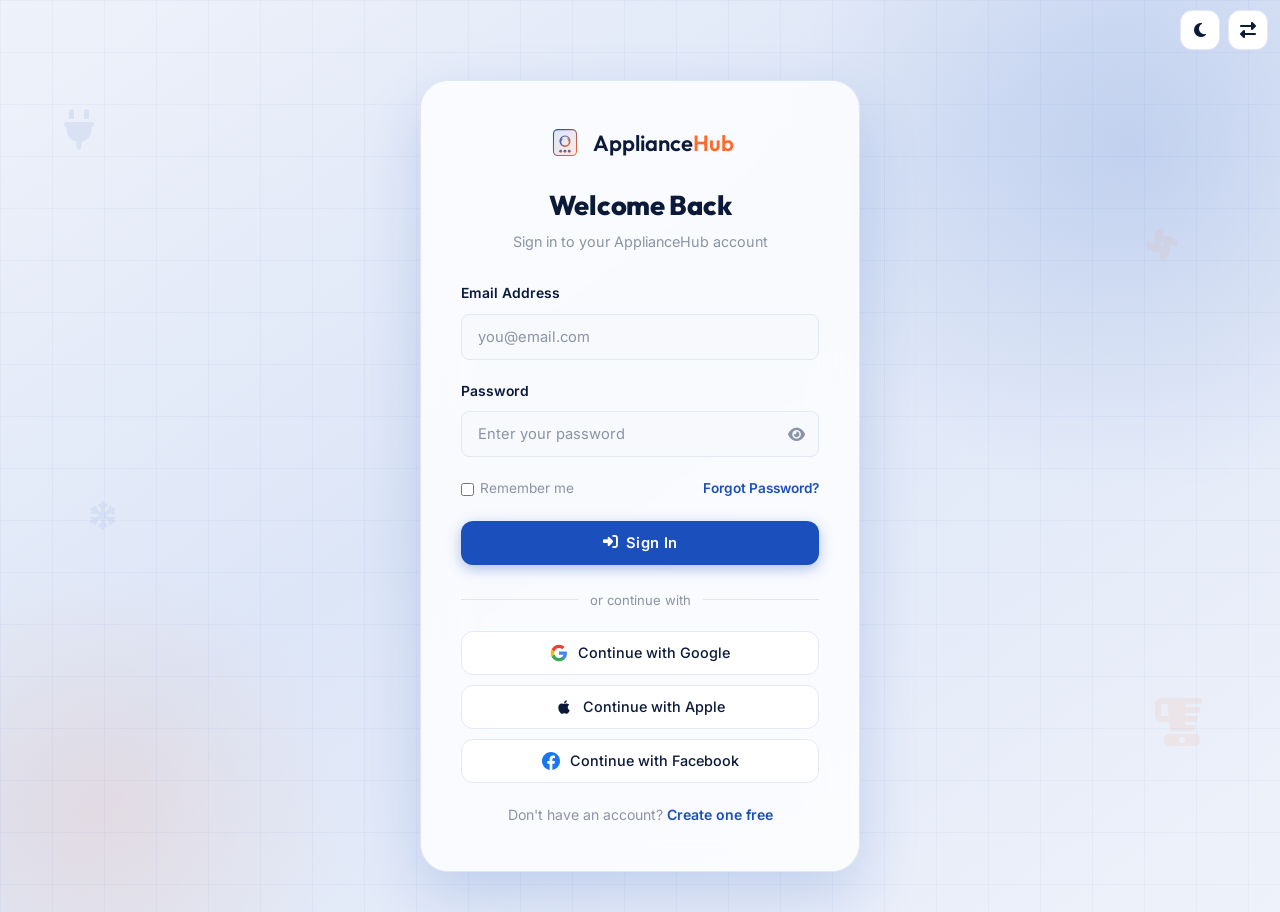
<file: login.html>
<!DOCTYPE html>
<html lang="en" dir="ltr">
<head>
  <meta charset="UTF-8">
  <meta name="viewport" content="width=device-width, initial-scale=1.0">
  <meta name="description" content="Sign in to ApplianceHub — Access your service history, warranty records, and booking dashboard.">
  <title>Sign In | ApplianceHub</title>
  <link rel="icon" href="data:image/svg+xml,%3Csvg xmlns='http://www.w3.org/2000/svg' viewBox='0 0 100 100'%3E%3Crect x='18' y='10' width='64' height='72' rx='12' fill='%231B4FBB' opacity='0.15' stroke='%231B4FBB' stroke-width='3'/%3E%3Ccircle cx='50' cy='42' r='14' stroke='%23FF6B2B' stroke-width='3' fill='none'/%3E%3Cpath d='M50 30 L50 38' stroke='%23FF6B2B' stroke-width='4' stroke-linecap='round'/%3E%3C/svg%3E">
  <link rel="stylesheet" href="https://cdnjs.cloudflare.com/ajax/libs/font-awesome/6.5.1/css/all.min.css">
  <link rel="stylesheet" href="style.css">
</head>
<body>

<div class="auth-page" id="login-page">

  <!-- Top-right controls -->
  <div class="auth-top-icons">
    <button class="icon-btn dark-toggle" id="login-dark-toggle" title="Toggle Dark Mode" aria-label="Toggle dark mode"><i class="fas fa-moon"></i></button>
    <button class="icon-btn rtl-toggle" id="login-rtl-toggle" title="Toggle RTL" aria-label="Toggle RTL direction"><i class="fas fa-exchange-alt"></i></button>
  </div>

  <!-- Decorative background -->
  <div style="position:absolute;inset:0;pointer-events:none;overflow:hidden;">
    <div style="position:absolute;width:700px;height:700px;border-radius:50%;background:radial-gradient(circle,rgba(27,79,187,0.15) 0%,transparent 70%);top:-200px;right:-200px;"></div>
    <div style="position:absolute;width:500px;height:500px;border-radius:50%;background:radial-gradient(circle,rgba(255,107,43,0.10) 0%,transparent 70%);bottom:-150px;left:-150px;"></div>
    <div style="position:absolute;inset:0;background-image:linear-gradient(rgba(27,79,187,0.04) 1px,transparent 1px),linear-gradient(90deg,rgba(27,79,187,0.04) 1px,transparent 1px);background-size:52px 52px;"></div>
    <!-- Floating icons -->
    <div style="position:absolute;top:12%;left:5%;opacity:0.08;animation:float 7s ease-in-out infinite;"><i class="fas fa-plug" style="font-size:2.5rem;color:var(--primary);"></i></div>
    <div style="position:absolute;bottom:18%;right:6%;opacity:0.07;animation:float 9s ease-in-out infinite 2s;"><i class="fas fa-blender" style="font-size:3rem;color:var(--secondary);"></i></div>
    <div style="position:absolute;top:55%;left:7%;opacity:0.06;animation:float 6s ease-in-out infinite 1s;"><i class="fas fa-snowflake" style="font-size:1.8rem;color:var(--primary);"></i></div>
    <div style="position:absolute;top:25%;right:8%;opacity:0.06;animation:float 8s ease-in-out infinite 3s;"><i class="fas fa-fan" style="font-size:2rem;color:var(--secondary);"></i></div>
  </div>

  <!-- Auth Card -->
  <div class="auth-card animate-on-scroll zoom-in" id="login-card">
    <!-- Logo -->
    <a href="index.html" class="auth-logo" id="login-logo" aria-label="ApplianceHub - Home">
      <svg width="36" height="36" viewBox="0 0 100 100" fill="none" xmlns="http://www.w3.org/2000/svg">
        <defs>
          <linearGradient id="loginGrad" x1="0%" y1="0%" x2="100%" y2="100%">
            <stop offset="0%" stop-color="var(--logo-primary)"/>
            <stop offset="100%" stop-color="var(--logo-secondary)"/>
          </linearGradient>
        </defs>
        <rect x="18" y="10" width="64" height="72" rx="12" fill="url(#loginGrad)" fill-opacity="0.12" stroke="url(#loginGrad)" stroke-width="3"/>
        <circle cx="50" cy="42" r="14" stroke="url(#loginGrad)" stroke-width="3" fill="none"/>
        <path d="M50 30 L50 38" stroke="url(#loginGrad)" stroke-width="4" stroke-linecap="round"/>
        <path d="M42 36 A12 12 0 1 0 58 36" stroke="url(#loginGrad)" stroke-width="3" fill="none" stroke-linecap="round"/>
        <circle cx="38" cy="70" r="4" fill="url(#loginGrad)"/>
        <circle cx="50" cy="70" r="4" fill="url(#loginGrad)"/>
        <circle cx="62" cy="70" r="4" fill="url(#loginGrad)"/>
      </svg>
      <span class="auth-logo-text">Appliance<span>Hub</span></span>
    </a>

    <h1 class="auth-title">Welcome Back</h1>
    <p class="auth-subtitle">Sign in to your ApplianceHub account</p>

    <form class="auth-form" id="login-form" onsubmit="event.preventDefault();window.location.href='index.html';">
      <div class="form-group">
        <label class="form-label" for="login-email">Email Address</label>
        <input type="email" id="login-email" class="form-input" placeholder="you@email.com" required>
      </div>
      <div class="form-group">
        <label class="form-label" for="login-password">Password</label>
        <div class="input-wrapper">
          <input type="password" id="login-password" class="form-input" placeholder="Enter your password" required>
          <button type="button" class="toggle-password" aria-label="Toggle password visibility"><i class="fa-solid fa-eye"></i></button>
        </div>
      </div>
      <div class="auth-row">
        <label style="display:flex;align-items:center;gap:6px;cursor:pointer;font-size:0.85rem;color:var(--text-auth-muted);">
          <input type="checkbox" id="login-remember" style="accent-color:var(--primary);"> Remember me
        </label>
        <a href="#" style="color:var(--primary);font-size:0.85rem;font-weight:600;" id="login-forgot">Forgot Password?</a>
      </div>
      <button type="submit" class="btn btn-primary btn-full btn-shine" id="login-submit-btn" style="margin-bottom:4px;">
        <i class="fas fa-sign-in-alt"></i> Sign In
      </button>
    </form>

    <div class="auth-divider">or continue with</div>

    <div style="display:flex;flex-direction:column;gap:10px;">
      <!-- Google -->
      <button class="btn-social" id="login-google">
        <svg width="18" height="18" viewBox="0 0 24 24"><path d="M22.56 12.25c0-.78-.07-1.53-.2-2.25H12v4.26h5.92a5.06 5.06 0 01-2.2 3.32v2.77h3.57c2.08-1.92 3.28-4.74 3.28-8.1z" fill="#4285F4"/><path d="M12 23c2.97 0 5.46-.98 7.28-2.66l-3.57-2.77c-.98.66-2.23 1.06-3.71 1.06-2.86 0-5.29-1.93-6.16-4.53H2.18v2.84C3.99 20.53 7.7 23 12 23z" fill="#34A853"/><path d="M5.84 14.09c-.22-.66-.35-1.36-.35-2.09s.13-1.43.35-2.09V7.07H2.18C1.43 8.55 1 10.22 1 12s.43 3.45 1.18 4.93l2.85-2.22.81-.62z" fill="#FBBC05"/><path d="M12 5.38c1.62 0 3.06.56 4.21 1.64l3.15-3.15C17.45 2.09 14.97 1 12 1 7.7 1 3.99 3.47 2.18 7.07l3.66 2.84c.87-2.6 3.3-4.53 6.16-4.53z" fill="#EA4335"/></svg>
        Continue with Google
      </button>
      <!-- Apple -->
      <button class="btn-social" id="login-apple">
        <svg width="18" height="18" viewBox="0 0 24 24" fill="currentColor"><path d="M17.05 20.28c-.98.95-2.05.88-3.08.4-1.09-.5-2.08-.48-3.24 0-1.44.62-2.2.44-3.06-.4C2.79 15.25 3.51 7.59 9.05 7.31c1.35.07 2.29.74 3.08.8 1.18-.24 2.31-.93 3.57-.84 1.51.12 2.65.72 3.4 1.8-3.12 1.87-2.38 5.98.48 7.13-.57 1.5-1.31 2.99-2.54 4.09zM12.03 7.25c-.15-2.23 1.66-4.07 3.74-4.25.29 2.58-2.34 4.5-3.74 4.25z"/></svg>
        Continue with Apple
      </button>
      <!-- Facebook -->
      <button class="btn-social" id="login-facebook">
        <svg width="18" height="18" viewBox="0 0 24 24" fill="#1877F2"><path d="M24 12.073c0-6.627-5.373-12-12-12s-12 5.373-12 12c0 5.99 4.388 10.954 10.125 11.854v-8.385H7.078v-3.47h3.047V9.43c0-3.007 1.792-4.669 4.533-4.669 1.312 0 2.686.235 2.686.235v2.953H15.83c-1.491 0-1.956.925-1.956 1.874v2.25h3.328l-.532 3.47h-2.796v8.385C19.612 23.027 24 18.062 24 12.073z"/></svg>
        Continue with Facebook
      </button>
    </div>

    <p class="auth-footer-text">Don't have an account? <a href="signup.html" id="login-signup-link">Create one free</a></p>
  </div>
</div>

<style>@keyframes float { 0%,100%{transform:translateY(0);}50%{transform:translateY(-14px);} }</style>
<script src="script.js"></script>
</body>
</html>
</file>
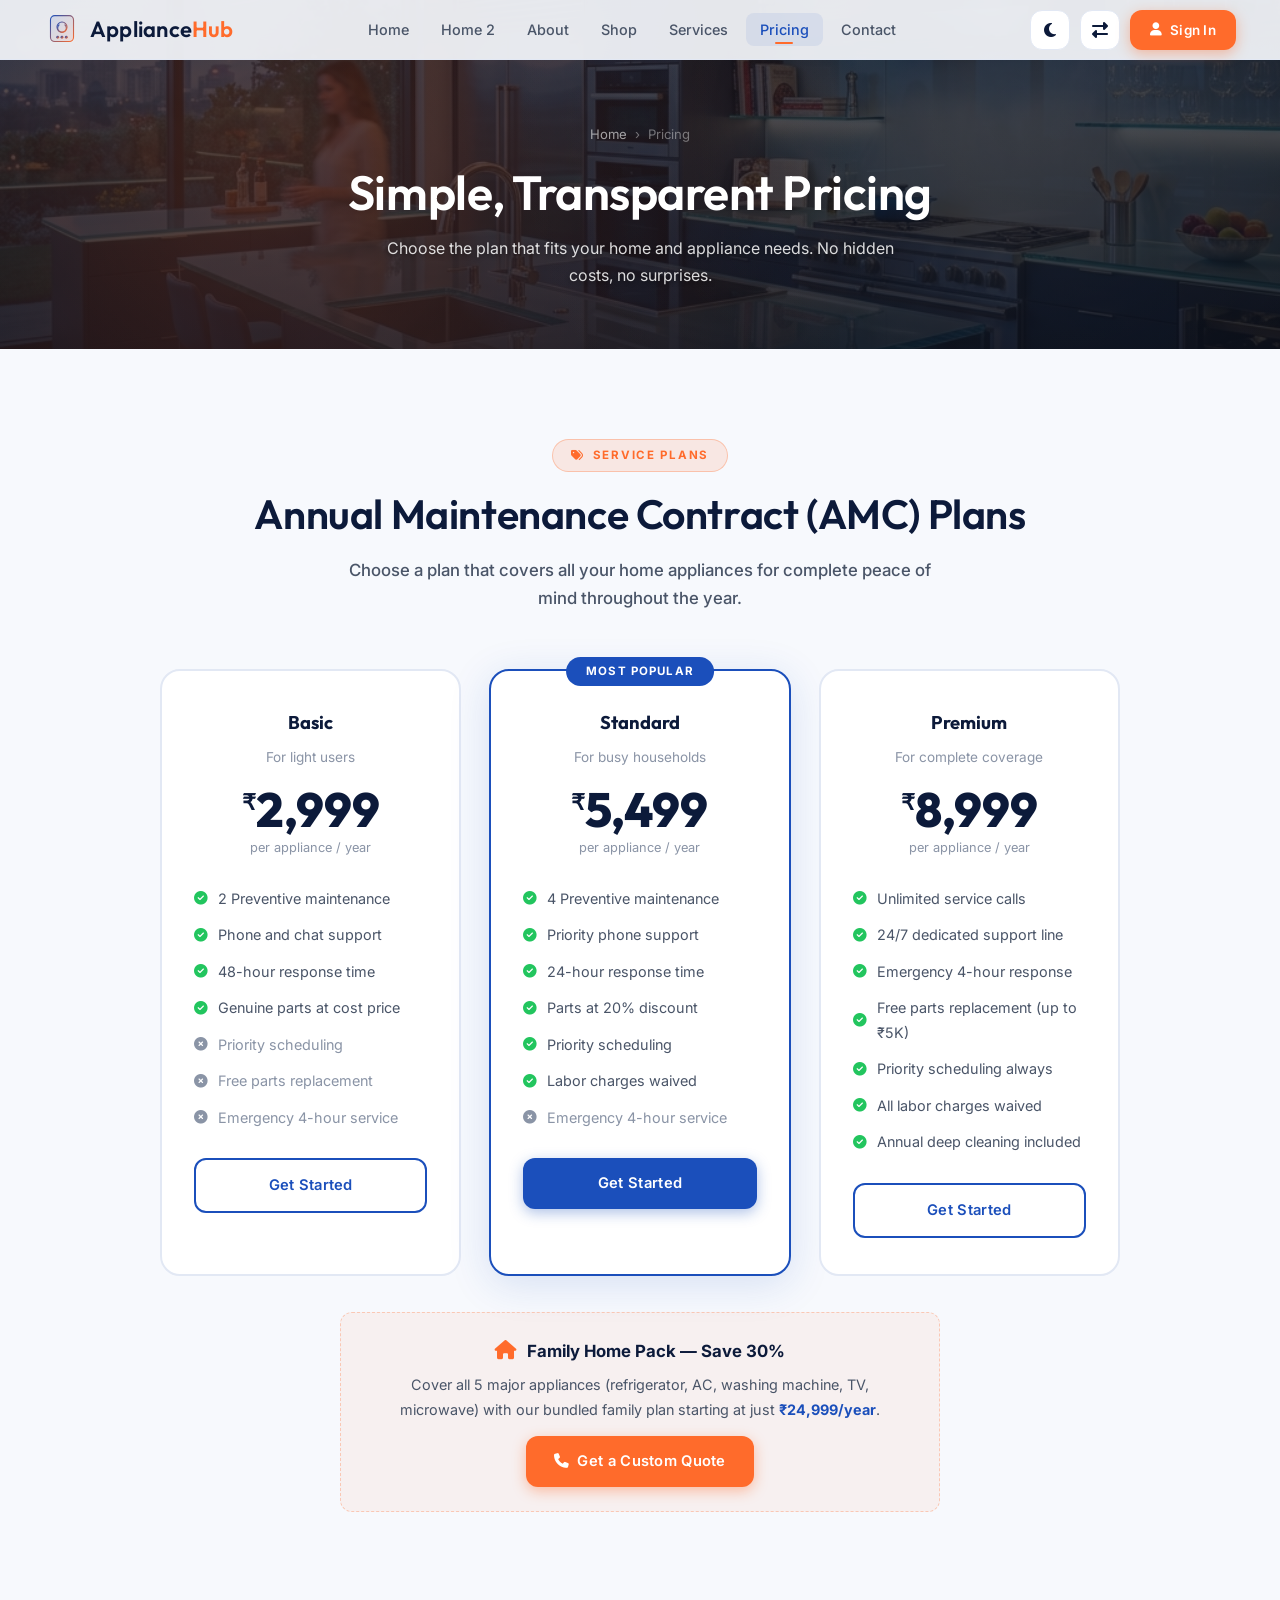
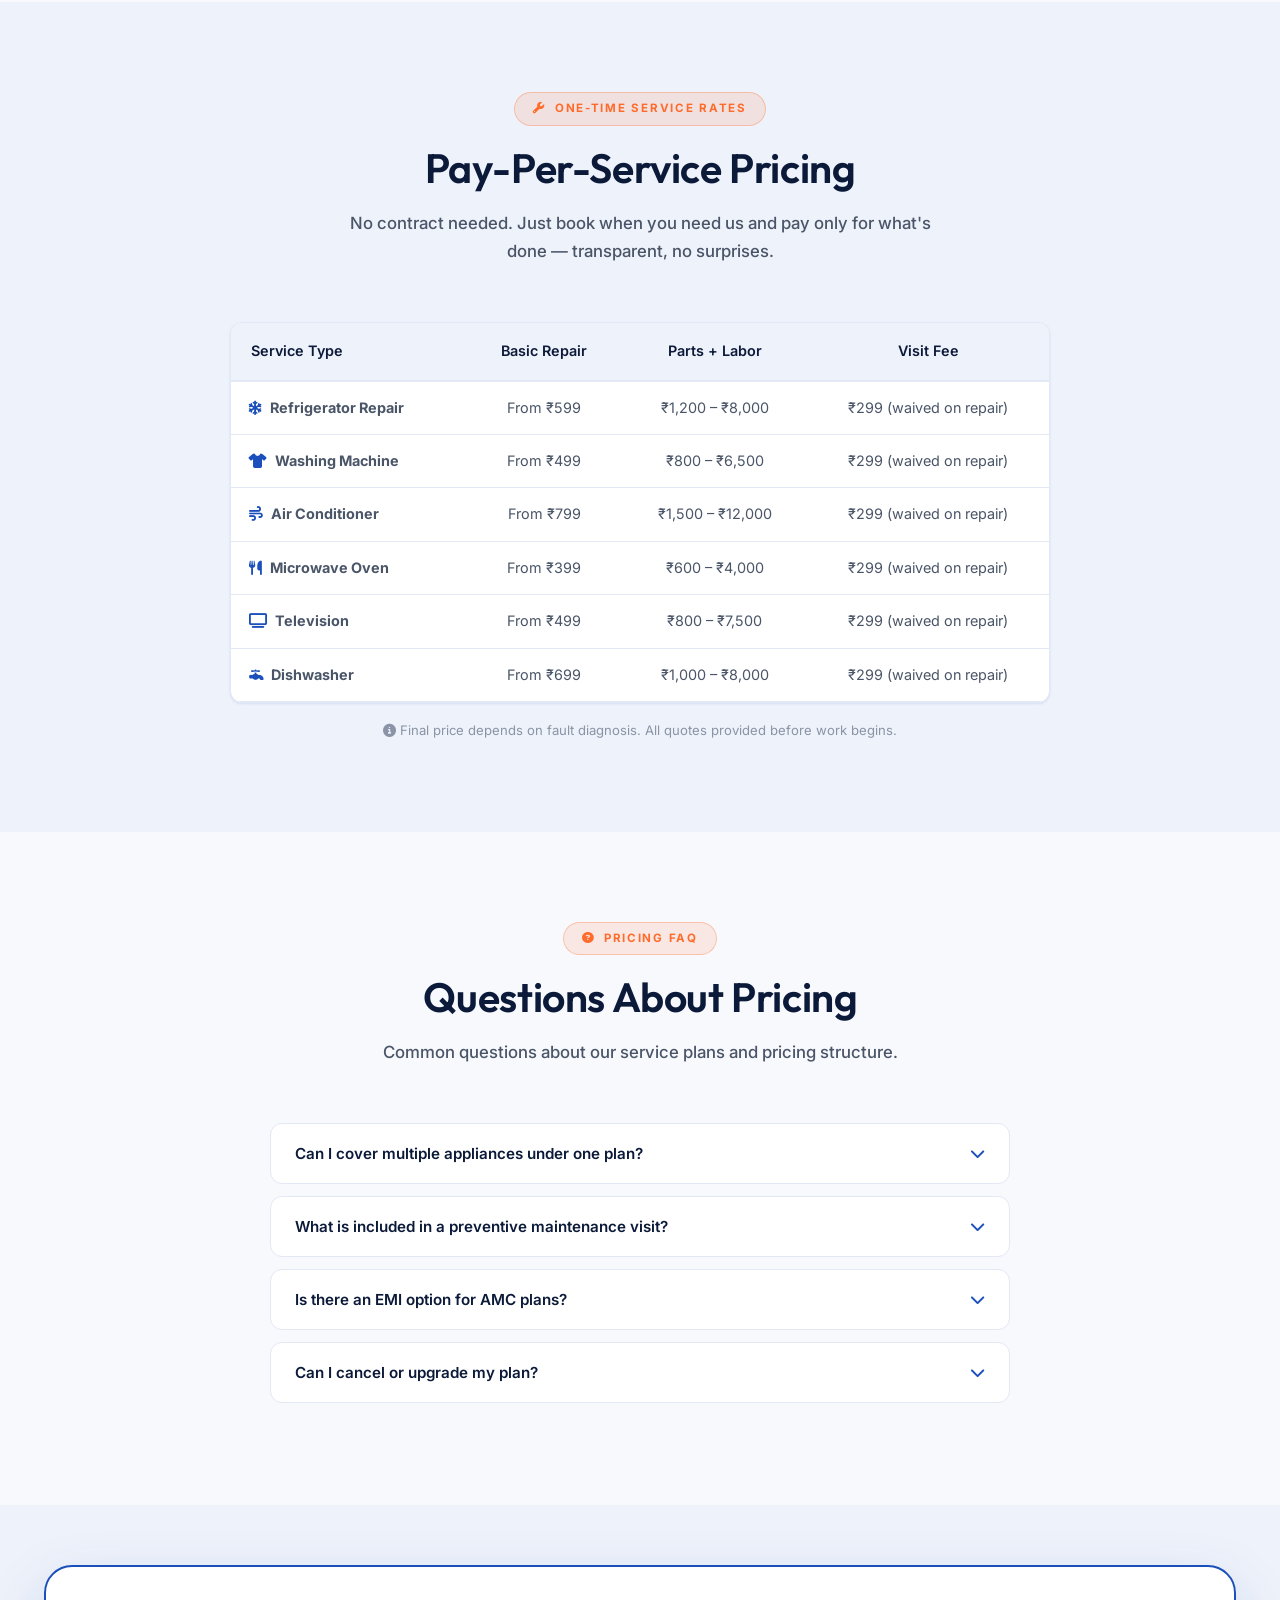
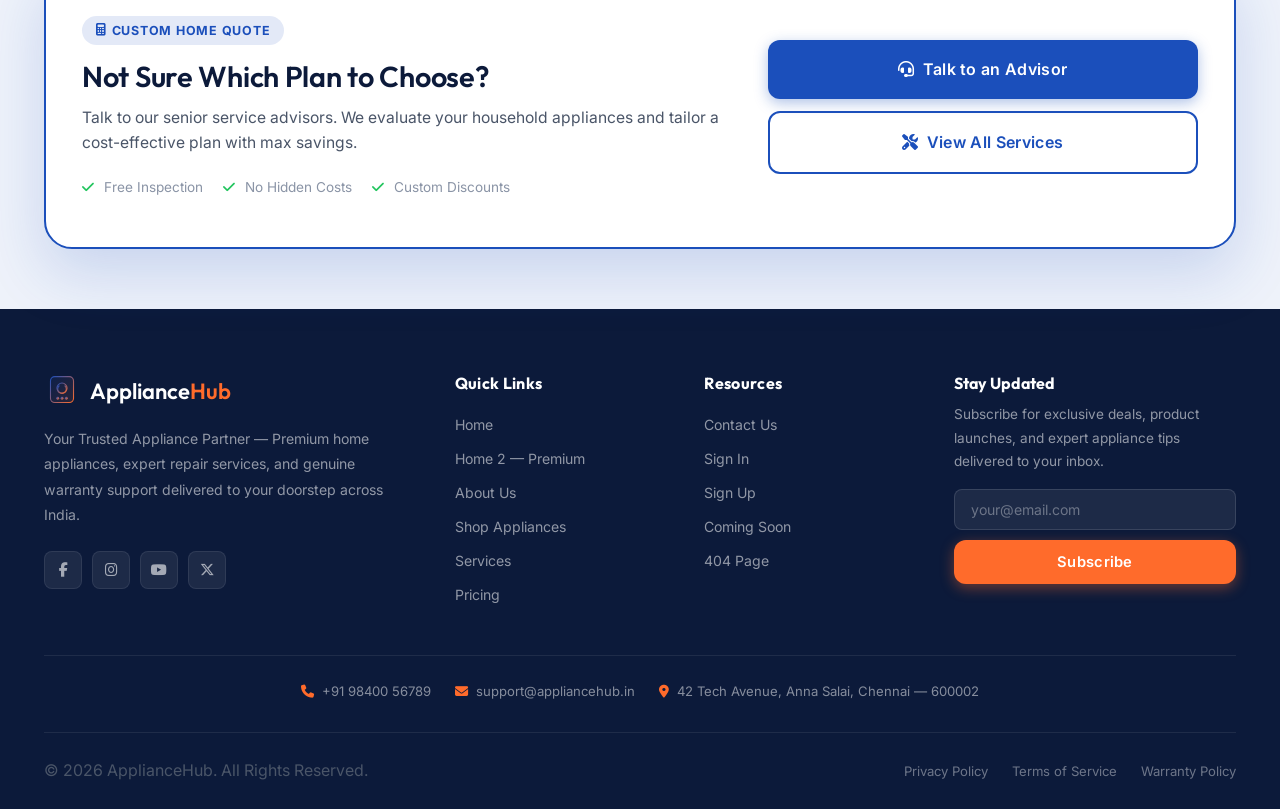
<file: pricing.html>
<!DOCTYPE html>
<html lang="en" dir="ltr">
<head>
  <meta charset="UTF-8">
  <meta name="viewport" content="width=device-width, initial-scale=1.0">
  <meta name="description" content="ApplianceHub Pricing — Transparent service plans for appliance repair and maintenance. Basic, Standard, and Premium plans for every budget and need.">
  <title>Pricing | ApplianceHub — Service & Maintenance Plans</title>
  <link rel="icon" href="data:image/svg+xml,%3Csvg xmlns='http://www.w3.org/2000/svg' viewBox='0 0 100 100'%3E%3Crect x='18' y='10' width='64' height='72' rx='12' fill='%231B4FBB' opacity='0.15' stroke='%231B4FBB' stroke-width='3'/%3E%3Ccircle cx='50' cy='42' r='14' stroke='%23FF6B2B' stroke-width='3' fill='none'/%3E%3Cpath d='M50 30 L50 38' stroke='%23FF6B2B' stroke-width='4' stroke-linecap='round'/%3E%3C/svg%3E">
  <link rel="stylesheet" href="https://cdnjs.cloudflare.com/ajax/libs/font-awesome/6.5.1/css/all.min.css">
  <link rel="stylesheet" href="style.css">
</head>
<body>

<div id="navbar-placeholder"></div>

<!-- ─── PAGE HERO ──────────────────────────────────────── -->
<section class="page-hero" id="pricing-hero">
  <div class="container">
    <div class="page-hero-content">
      <nav class="breadcrumb" aria-label="Breadcrumb">
        <a href="index.html">Home</a>
        <span>›</span>
        <span>Pricing</span>
      </nav>
      <h1>Simple, Transparent Pricing</h1>
      <p>Choose the plan that fits your home and appliance needs. No hidden costs, no surprises.</p>
    </div>
  </div>
</section>

<!-- ─── PRICING CARDS ─────────────────────────────────── -->
<section class="section" id="pricing-plans">
  <div class="container">
    <div class="section-header animate-on-scroll">
      <div class="section-label"><i class="fas fa-tags"></i> Service Plans</div>
      <h2>Annual Maintenance Contract (AMC) Plans</h2>
      <p>Choose a plan that covers all your home appliances for complete peace of mind throughout the year.</p>
    </div>
    <div class="grid-3 animate-on-scroll" style="max-width:960px;margin:0 auto;">
      <!-- Basic Plan -->
      <div class="pricing-card" id="plan-basic">
        <div style="font-family:var(--font-heading);font-size:1.15rem;font-weight:700;color:var(--text-heading);margin-bottom:8px;">Basic</div>
        <div style="font-size:0.85rem;color:var(--text-muted);margin-bottom:4px;">For light users</div>
        <div class="pricing-price"><sup>₹</sup>2,999</div>
        <div style="font-size:0.8rem;color:var(--text-muted);margin-bottom:24px;">per appliance / year</div>
        <ul class="pricing-features">
          <li><i class="fas fa-check-circle"></i> 2 Preventive maintenance</li>
          <li><i class="fas fa-check-circle"></i> Phone and chat support</li>
          <li><i class="fas fa-check-circle"></i> 48-hour response time</li>
          <li><i class="fas fa-check-circle"></i> Genuine parts at cost price</li>
          <li class="disabled"><i class="fas fa-times-circle"></i> Priority scheduling</li>
          <li class="disabled"><i class="fas fa-times-circle"></i> Free parts replacement</li>
          <li class="disabled"><i class="fas fa-times-circle"></i> Emergency 4-hour service</li>
        </ul>
        <a href="contact.html" class="btn btn-secondary btn-full" id="plan-basic-btn">Get Started</a>
      </div>

      <!-- Standard Plan (Popular) -->
      <div class="pricing-card popular" id="plan-standard">
        <div class="popular-badge">Most Popular</div>
        <div style="font-family:var(--font-heading);font-size:1.15rem;font-weight:700;color:var(--text-heading);margin-bottom:8px;">Standard</div>
        <div style="font-size:0.85rem;color:var(--text-muted);margin-bottom:4px;">For busy households</div>
        <div class="pricing-price"><sup>₹</sup>5,499</div>
        <div style="font-size:0.8rem;color:var(--text-muted);margin-bottom:24px;">per appliance / year</div>
        <ul class="pricing-features">
          <li><i class="fas fa-check-circle"></i> 4 Preventive maintenance</li>
          <li><i class="fas fa-check-circle"></i> Priority phone support</li>
          <li><i class="fas fa-check-circle"></i> 24-hour response time</li>
          <li><i class="fas fa-check-circle"></i> Parts at 20% discount</li>
          <li><i class="fas fa-check-circle"></i> Priority scheduling</li>
          <li><i class="fas fa-check-circle"></i> Labor charges waived</li>
          <li class="disabled"><i class="fas fa-times-circle"></i> Emergency 4-hour service</li>
        </ul>
        <a href="contact.html" class="btn btn-primary btn-full btn-shine" id="plan-standard-btn">Get Started</a>
      </div>

      <!-- Premium Plan -->
      <div class="pricing-card" id="plan-premium">
        <div style="font-family:var(--font-heading);font-size:1.15rem;font-weight:700;color:var(--text-heading);margin-bottom:8px;">Premium</div>
        <div style="font-size:0.85rem;color:var(--text-muted);margin-bottom:4px;">For complete coverage</div>
        <div class="pricing-price"><sup>₹</sup>8,999</div>
        <div style="font-size:0.8rem;color:var(--text-muted);margin-bottom:24px;">per appliance / year</div>
        <ul class="pricing-features">
          <li><i class="fas fa-check-circle"></i> Unlimited service calls</li>
          <li><i class="fas fa-check-circle"></i> 24/7 dedicated support line</li>
          <li><i class="fas fa-check-circle"></i> Emergency 4-hour response</li>
          <li><i class="fas fa-check-circle"></i> Free parts replacement (up to ₹5K)</li>
          <li><i class="fas fa-check-circle"></i> Priority scheduling always</li>
          <li><i class="fas fa-check-circle"></i> All labor charges waived</li>
          <li><i class="fas fa-check-circle"></i> Annual deep cleaning included</li>
        </ul>
        <a href="contact.html" class="btn btn-secondary btn-full" id="plan-premium-btn">Get Started</a>
      </div>
    </div>

    <!-- Family Pack note -->
    <div style="text-align:center;margin-top:36px;padding:24px 32px;background:rgba(255,107,43,0.06);border:1px dashed rgba(255,107,43,0.3);border-radius:var(--radius-md);max-width:600px;margin-left:auto;margin-right:auto;" class="animate-on-scroll">
      <div style="display:flex;align-items:center;gap:10px;justify-content:center;margin-bottom:8px;">
        <i class="fas fa-home" style="color:var(--secondary);font-size:1.2rem;"></i>
        <strong style="color:var(--text-heading);font-size:1.05rem;">Family Home Pack — Save 30%</strong>
      </div>
      <p style="font-size:0.9rem;margin-bottom:14px;">Cover all 5 major appliances (refrigerator, AC, washing machine, TV, microwave) with our bundled family plan starting at just <strong style="color:var(--primary);">₹24,999/year</strong>.</p>
      <a href="contact.html" class="btn btn-orange btn-shine" id="family-pack-btn">
        <i class="fas fa-phone"></i> Get a Custom Quote
      </a>
    </div>
  </div>
</section>

<!-- ─── ONE-TIME SERVICES ─────────────────────────────── -->
<section class="section section-alt" id="onetime-pricing">
  <div class="container">
    <div class="section-header animate-on-scroll">
      <div class="section-label"><i class="fas fa-wrench"></i> One-Time Service Rates</div>
      <h2>Pay-Per-Service Pricing</h2>
      <p>No contract needed. Just book when you need us and pay only for what's done — transparent, no surprises.</p>
    </div>
    <div class="table-wrap animate-on-scroll" style="max-width:820px;margin:0 auto;">
      <table class="brand-table" id="onetime-table">
        <thead>
          <tr>
            <th>Service Type</th>
            <th>Basic Repair</th>
            <th>Parts + Labor</th>
            <th>Visit Fee</th>
          </tr>
        </thead>
        <tbody>
          <tr>
            <td><strong><i class="fas fa-snowflake" style="color:var(--primary);margin-right:8px;"></i>Refrigerator Repair</strong></td>
            <td>From ₹599</td>
            <td>₹1,200 – ₹8,000</td>
            <td>₹299 (waived on repair)</td>
          </tr>
          <tr>
            <td><strong><i class="fas fa-tshirt" style="color:var(--primary);margin-right:8px;"></i>Washing Machine</strong></td>
            <td>From ₹499</td>
            <td>₹800 – ₹6,500</td>
            <td>₹299 (waived on repair)</td>
          </tr>
          <tr>
            <td><strong><i class="fas fa-wind" style="color:var(--primary);margin-right:8px;"></i>Air Conditioner</strong></td>
            <td>From ₹799</td>
            <td>₹1,500 – ₹12,000</td>
            <td>₹299 (waived on repair)</td>
          </tr>
          <tr>
            <td><strong><i class="fas fa-utensils" style="color:var(--primary);margin-right:8px;"></i>Microwave Oven</strong></td>
            <td>From ₹399</td>
            <td>₹600 – ₹4,000</td>
            <td>₹299 (waived on repair)</td>
          </tr>
          <tr>
            <td><strong><i class="fas fa-tv" style="color:var(--primary);margin-right:8px;"></i>Television</strong></td>
            <td>From ₹499</td>
            <td>₹800 – ₹7,500</td>
            <td>₹299 (waived on repair)</td>
          </tr>
          <tr>
            <td><strong><i class="fas fa-faucet" style="color:var(--primary);margin-right:8px;"></i>Dishwasher</strong></td>
            <td>From ₹699</td>
            <td>₹1,000 – ₹8,000</td>
            <td>₹299 (waived on repair)</td>
          </tr>
        </tbody>
      </table>
    </div>
    <p style="text-align:center;margin-top:16px;font-size:0.82rem;color:var(--text-muted);">
      <i class="fas fa-info-circle"></i> Final price depends on fault diagnosis. All quotes provided before work begins.
    </p>
  </div>
</section>

<!-- ─── FAQ ────────────────────────────────────────────── -->
<section class="section" id="pricing-faq">
  <div class="container">
    <div class="section-header animate-on-scroll">
      <div class="section-label"><i class="fas fa-question-circle"></i> Pricing FAQ</div>
      <h2>Questions About Pricing</h2>
      <p>Common questions about our service plans and pricing structure.</p>
    </div>
    <div style="max-width:740px;margin:0 auto;" class="animate-on-scroll">
      <div class="faq-item" id="pfaq-1">
        <button class="faq-question" id="pfaq-1-btn">Can I cover multiple appliances under one plan? <i class="fas fa-chevron-down faq-icon"></i></button>
        <div class="faq-answer"><div class="faq-answer-inner">Yes! Plans can be purchased for each appliance individually, or you can opt for our bundled Family Home Pack which covers up to 5 appliances at a flat discounted rate. Contact us for a custom multi-appliance quote.</div></div>
      </div>
      <div class="faq-item" id="pfaq-2">
        <button class="faq-question" id="pfaq-2-btn">What is included in a preventive maintenance visit? <i class="fas fa-chevron-down faq-icon"></i></button>
        <div class="faq-answer"><div class="faq-answer-inner">A preventive maintenance visit includes: complete health check of your appliance, cleaning of filters and coils, checking all electrical connections, testing performance metrics, and a written health report with any recommendations.</div></div>
      </div>
      <div class="faq-item" id="pfaq-3">
        <button class="faq-question" id="pfaq-3-btn">Is there an EMI option for AMC plans? <i class="fas fa-chevron-down faq-icon"></i></button>
        <div class="faq-answer"><div class="faq-answer-inner">Yes, we offer 0% interest EMI on AMC plans through major credit cards (HDFC, ICICI, Axis, SBI) for a minimum plan value of ₹5,000. We also accept UPI, net banking, and cheque payments.</div></div>
      </div>
      <div class="faq-item" id="pfaq-4">
        <button class="faq-question" id="pfaq-4-btn">Can I cancel or upgrade my plan? <i class="fas fa-chevron-down faq-icon"></i></button>
        <div class="faq-answer"><div class="faq-answer-inner">You can upgrade to a higher plan at any time — we'll pro-rate the remaining balance. Cancellations are processed with a 30-day notice, with a prorated refund for unused service months minus the plan registration fee.</div></div>
      </div>
    </div>
  </div>
</section>

<!-- ─── CTA ─────────────────────────────────────────────── -->
<section style="padding:60px 0;background:var(--bg-alt);" id="pricing-cta">
  <div class="container">
    <div style="background:var(--bg-card);border:2px solid var(--primary);border-radius:var(--radius-xl);padding:48px 36px;position:relative;overflow:hidden;box-shadow:var(--shadow-xl);" class="animate-on-scroll">
      <div style="display:grid;grid-template-columns:1.2fr 0.8fr;gap:40px;align-items:center;" id="pricing-cta-inner">
        <div>
          <span style="display:inline-flex;align-items:center;gap:6px;padding:4px 14px;background:rgba(27,79,187,0.12);color:var(--primary);border-radius:20px;font-size:0.78rem;font-weight:700;letter-spacing:0.06em;text-transform:uppercase;margin-bottom:14px;">
            <i class="fas fa-calculator"></i> Custom Home Quote
          </span>
          <h2 style="font-size:1.8rem;margin-bottom:12px;color:var(--text-heading);">Not Sure Which Plan to Choose?</h2>
          <p style="color:var(--text-body);font-size:0.98rem;margin-bottom:20px;line-height:1.6;">Talk to our senior service advisors. We evaluate your household appliances and tailor a cost-effective plan with max savings.</p>
          <div style="display:flex;gap:20px;flex-wrap:wrap;font-size:0.85rem;color:var(--text-muted);">
            <span><i class="fas fa-check" style="color:var(--success);margin-right:6px;"></i> Free Inspection</span>
            <span><i class="fas fa-check" style="color:var(--success);margin-right:6px;"></i> No Hidden Costs</span>
            <span><i class="fas fa-check" style="color:var(--success);margin-right:6px;"></i> Custom Discounts</span>
          </div>
        </div>
        <div style="display:flex;flex-direction:column;gap:12px;justify-content:center;">
          <a href="contact.html" class="btn btn-primary btn-lg btn-shine" id="price-cta-contact" style="justify-content:center;">
            <i class="fas fa-headset"></i> Talk to an Advisor
          </a>
          <a href="services.html" class="btn btn-secondary btn-lg" id="price-cta-services" style="justify-content:center;">
            <i class="fas fa-tools"></i> View All Services
          </a>
        </div>
      </div>
    </div>
  </div>
  <style>
    @media (max-width: 768px) {
      #pricing-cta-inner {
        grid-template-columns: 1fr !important;
        text-align: center;
        gap: 24px !important;
      }
      #pricing-cta-inner div:first-child > div {
        justify-content: center !important;
      }
      #pricing-cta-inner .btn {
        width: 100% !important;
        box-sizing: border-box !important;
      }
    }
    @media (max-width: 480px) {
      #pricing-cta > .container > div {
        padding: 28px var(--container-padding) !important;
      }
      #pricing-cta-inner h2 {
        font-size: 1.35rem !important;
      }
    }
  </style>
</section>

<div id="footer-placeholder"></div>
<script src="components.js"></script>
<script src="script.js"></script>
</body>
</html>
</file>
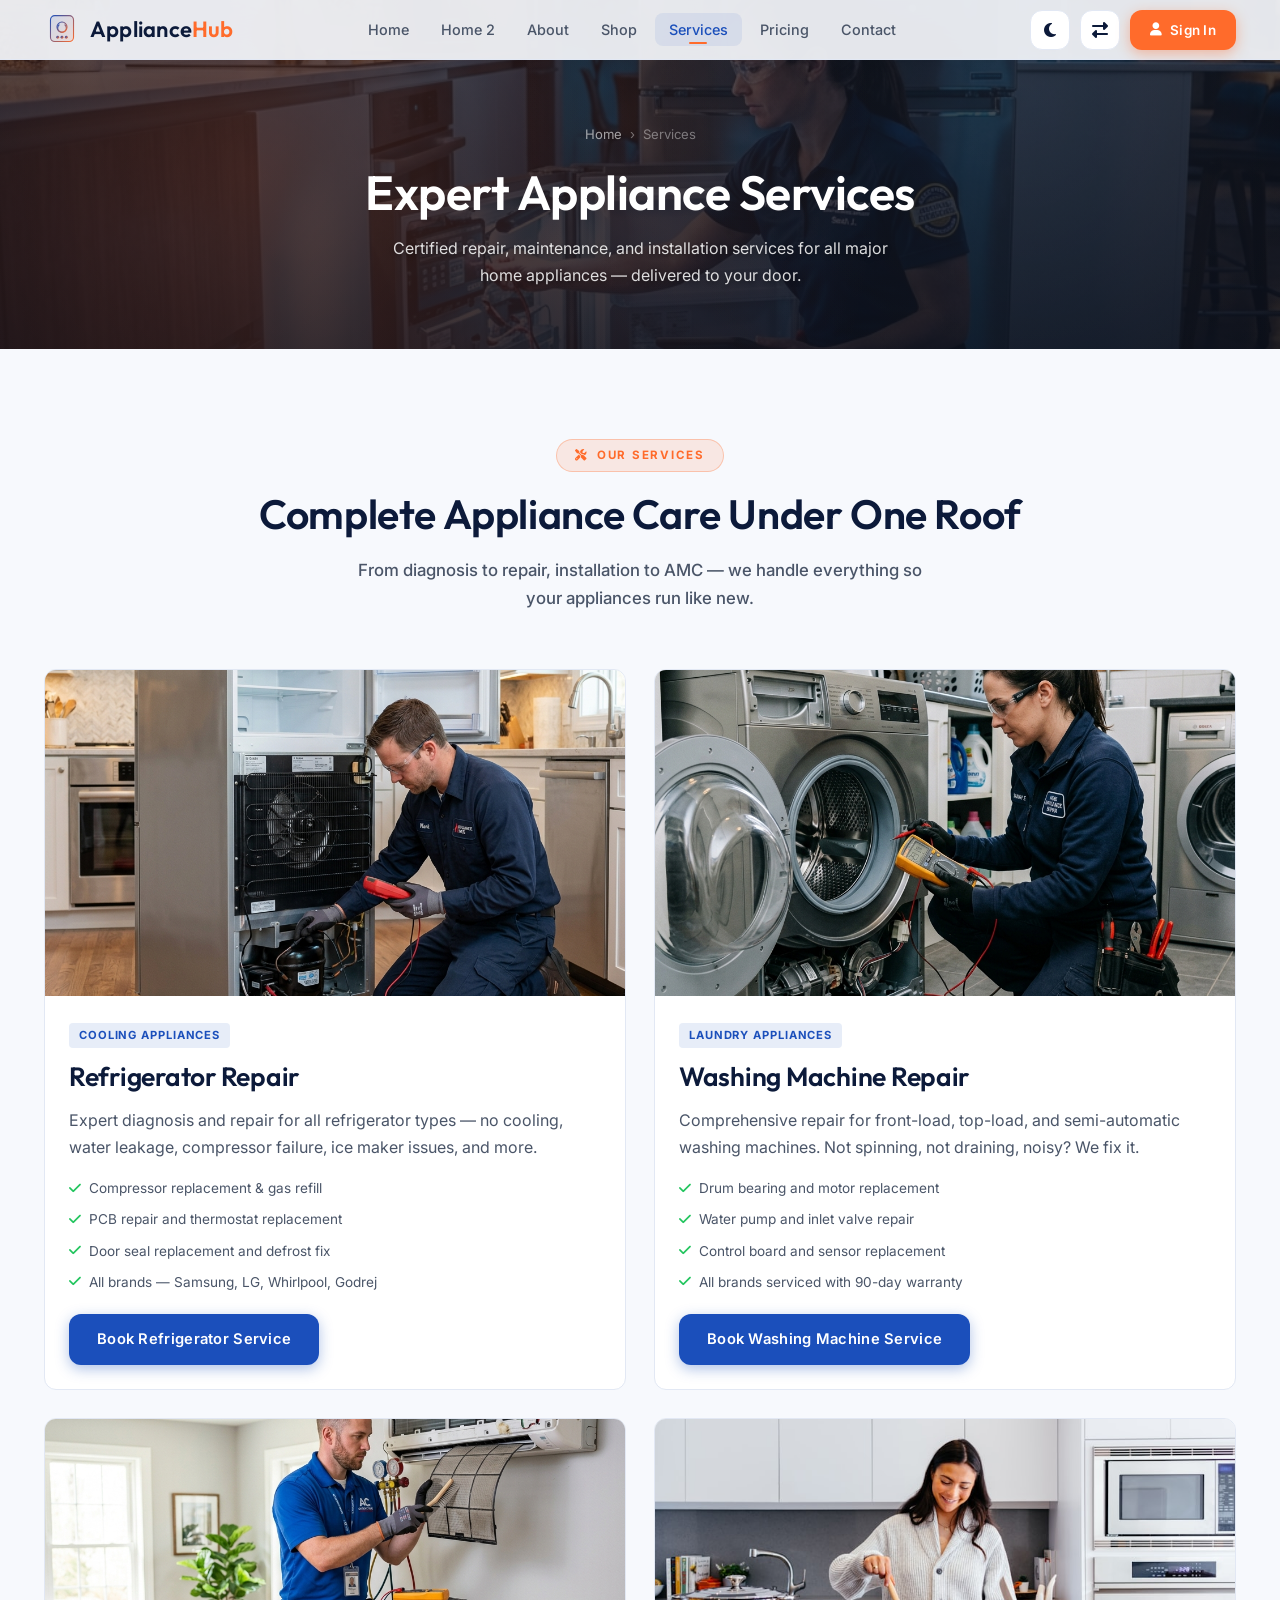
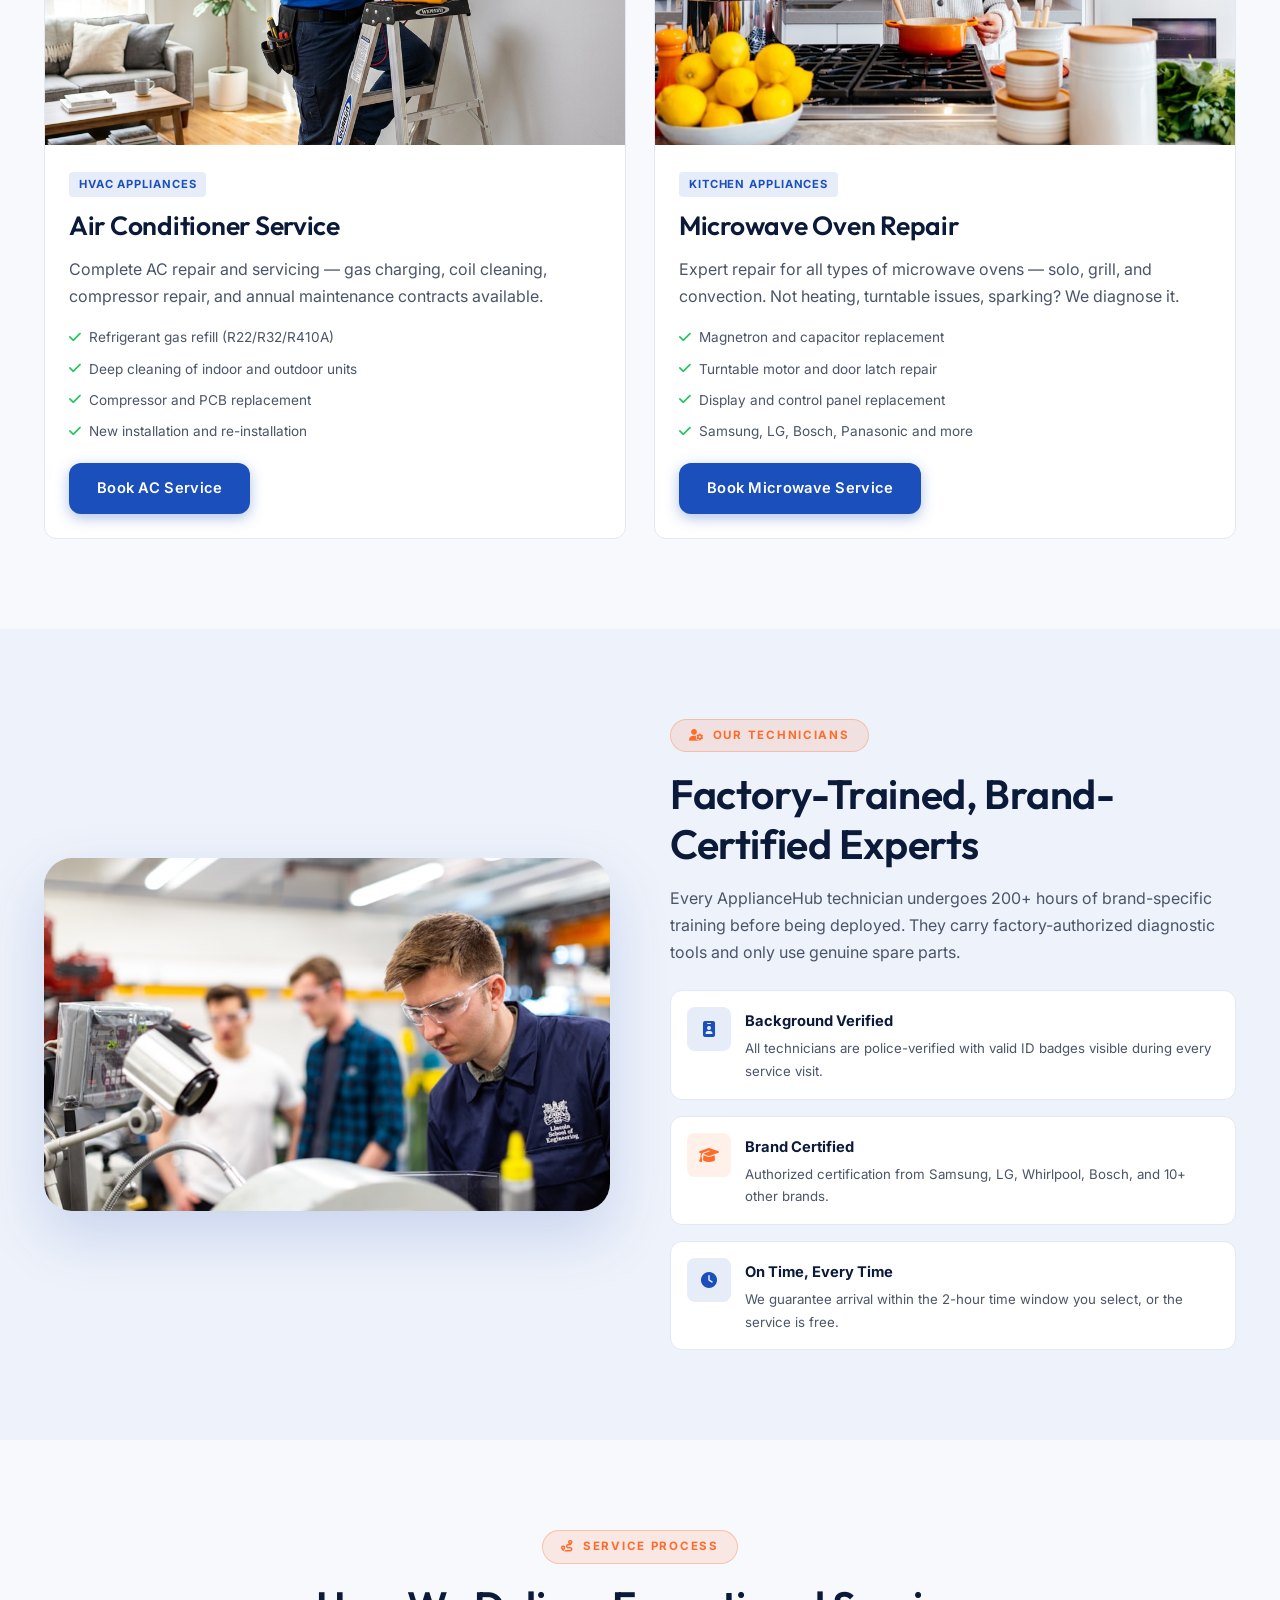
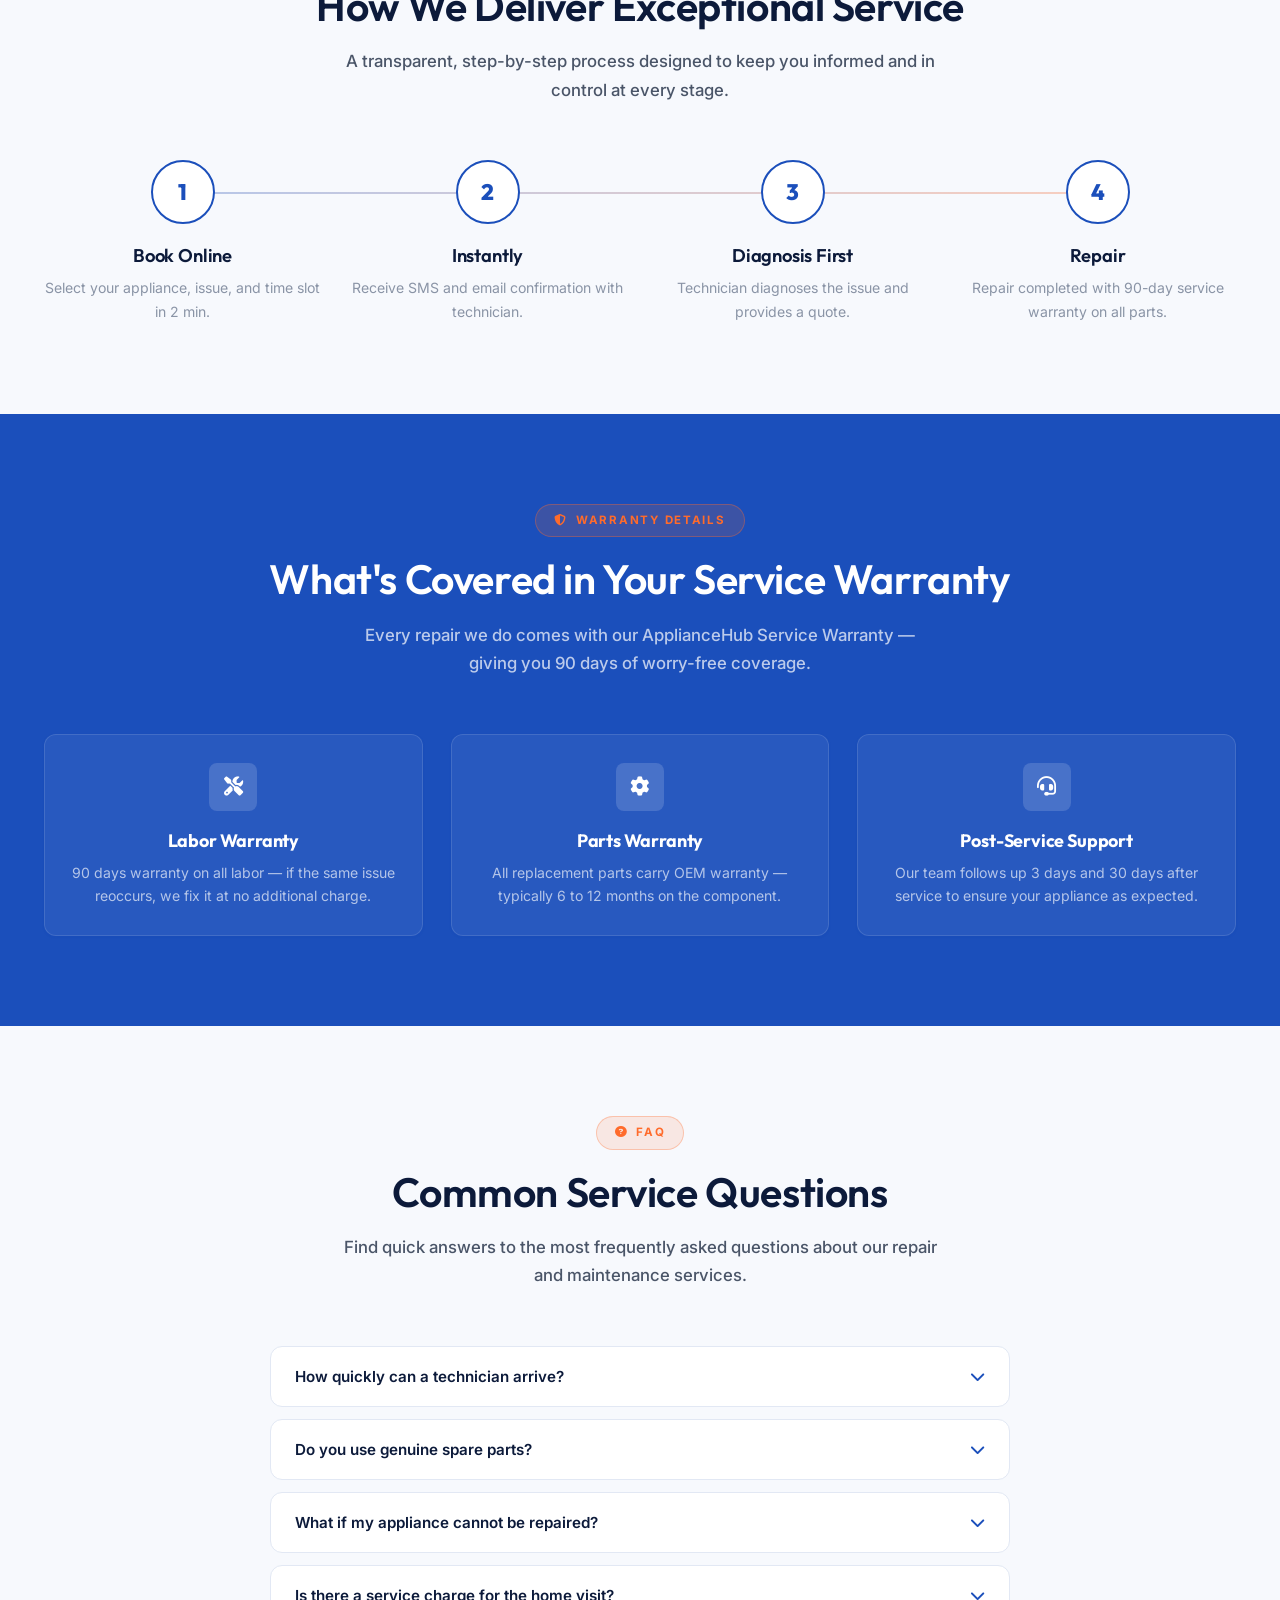
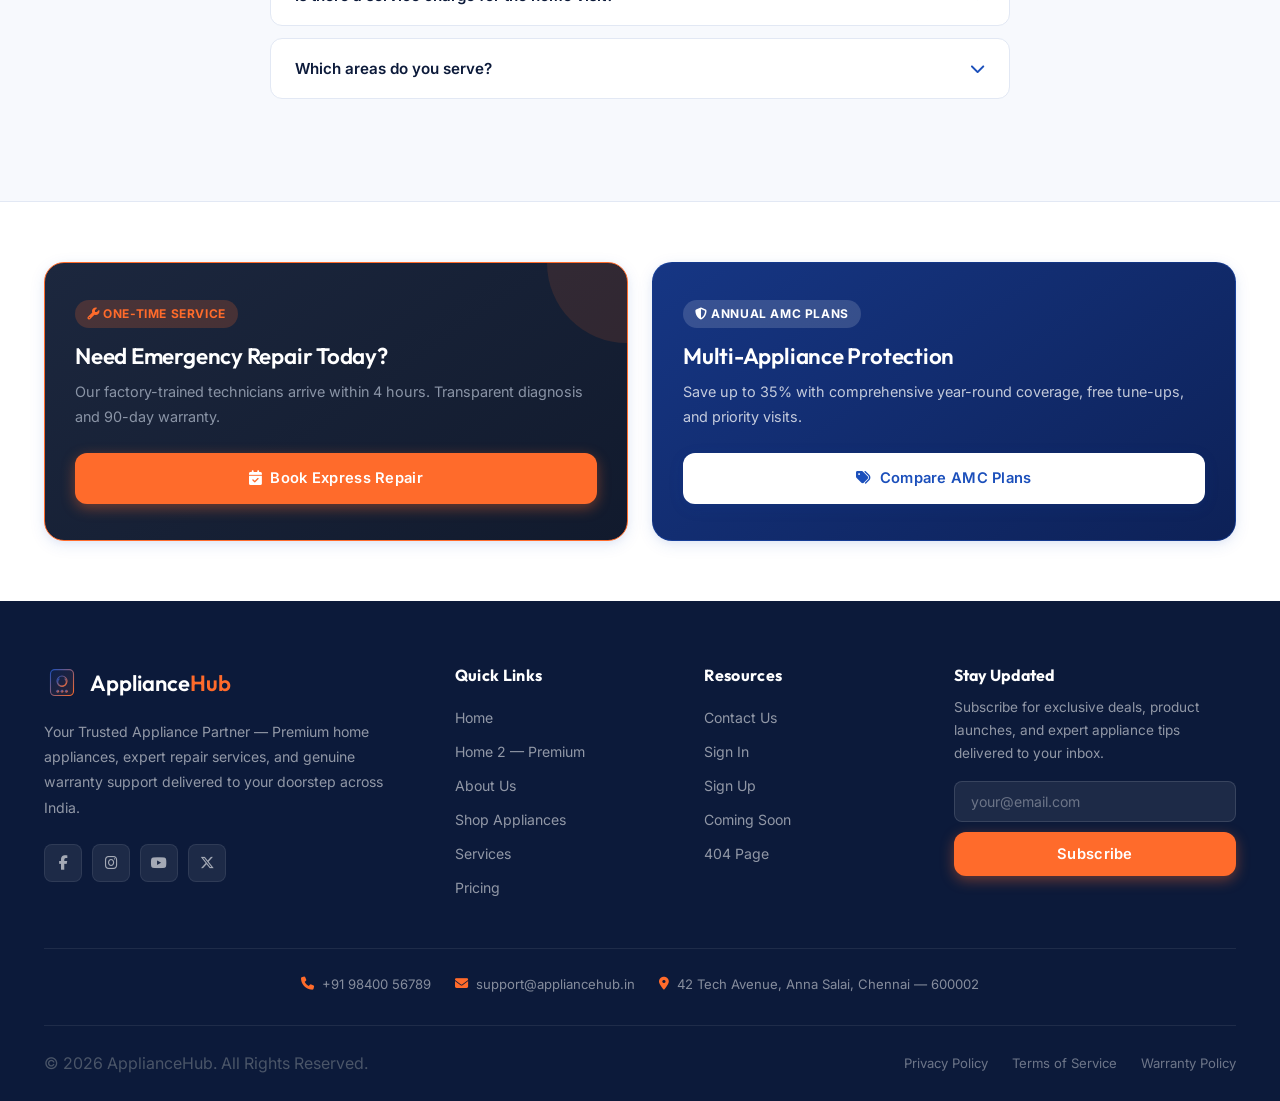
<file: services.html>
<!DOCTYPE html>
<html lang="en" dir="ltr">
<head>
  <meta charset="UTF-8">
  <meta name="viewport" content="width=device-width, initial-scale=1.0">
  <meta name="description" content="ApplianceHub Services — Expert repair and maintenance for refrigerators, washing machines, air conditioners, microwaves, and more. Same-day service across South India.">
  <title>Services | ApplianceHub — Expert Appliance Repair & Maintenance</title>
  <link rel="icon" href="data:image/svg+xml,%3Csvg xmlns='http://www.w3.org/2000/svg' viewBox='0 0 100 100'%3E%3Crect x='18' y='10' width='64' height='72' rx='12' fill='%231B4FBB' opacity='0.15' stroke='%231B4FBB' stroke-width='3'/%3E%3Ccircle cx='50' cy='42' r='14' stroke='%23FF6B2B' stroke-width='3' fill='none'/%3E%3Cpath d='M50 30 L50 38' stroke='%23FF6B2B' stroke-width='4' stroke-linecap='round'/%3E%3C/svg%3E">
  <link rel="stylesheet" href="https://cdnjs.cloudflare.com/ajax/libs/font-awesome/6.5.1/css/all.min.css">
  <link rel="stylesheet" href="style.css">
</head>
<body>

<div id="navbar-placeholder"></div>

<!-- ─── PAGE HERO ──────────────────────────────────────── -->
<section class="page-hero" id="services-hero-section">
  <div class="container">
    <div class="page-hero-content">
      <nav class="breadcrumb" aria-label="Breadcrumb">
        <a href="index.html">Home</a>
        <span>›</span>
        <span>Services</span>
      </nav>
      <h1>Expert Appliance Services</h1>
      <p>Certified repair, maintenance, and installation services for all major home appliances — delivered to your door.</p>
    </div>
  </div>
</section>

<!-- ─── SERVICES OVERVIEW ─────────────────────────────── -->
<section class="section" id="services-list">
  <div class="container">
    <div class="section-header animate-on-scroll">
      <div class="section-label"><i class="fas fa-tools"></i> Our Services</div>
      <h2>Complete Appliance Care Under One Roof</h2>
      <p>From diagnosis to repair, installation to AMC — we handle everything so your appliances run like new.</p>
    </div>
    <div class="grid-2 animate-on-scroll">
      <!-- Refrigerator Service -->
      <div class="service-card" id="svc-fridge">
        <div class="service-card-img-wrap">
          <img src="assets/images/svc-refrigerator.png" alt="Refrigerator repair service" class="service-card-img">
        </div>
        <div class="service-card-body">
          <span class="service-tag">Cooling Appliances</span>
          <h3>Refrigerator Repair</h3>
          <p style="margin:10px 0 16px;">Expert diagnosis and repair for all refrigerator types — no cooling, water leakage, compressor failure, ice maker issues, and more.</p>
          <div style="display:flex;flex-direction:column;gap:8px;margin-bottom:20px;">
            <div style="display:flex;align-items:center;gap:8px;font-size:0.85rem;color:var(--text-body);">
              <i class="fas fa-check" style="color:var(--success);"></i> Compressor replacement & gas refill
            </div>
            <div style="display:flex;align-items:center;gap:8px;font-size:0.85rem;color:var(--text-body);">
              <i class="fas fa-check" style="color:var(--success);"></i> PCB repair and thermostat replacement
            </div>
            <div style="display:flex;align-items:center;gap:8px;font-size:0.85rem;color:var(--text-body);">
              <i class="fas fa-check" style="color:var(--success);"></i> Door seal replacement and defrost fix
            </div>
            <div style="display:flex;align-items:center;gap:8px;font-size:0.85rem;color:var(--text-body);">
              <i class="fas fa-check" style="color:var(--success);"></i> All brands — Samsung, LG, Whirlpool, Godrej
            </div>
          </div>
          <a href="contact.html#booking" class="btn btn-primary" id="svc-fridge-btn">Book Refrigerator Service</a>
        </div>
      </div>

      <!-- Washing Machine Service -->
      <div class="service-card" id="svc-wash">
        <div class="service-card-img-wrap">
          <img src="assets/images/svc-washer.png" alt="Washing machine repair" class="service-card-img">
        </div>
        <div class="service-card-body">
          <span class="service-tag">Laundry Appliances</span>
          <h3>Washing Machine Repair</h3>
          <p style="margin:10px 0 16px;">Comprehensive repair for front-load, top-load, and semi-automatic washing machines. Not spinning, not draining, noisy? We fix it.</p>
          <div style="display:flex;flex-direction:column;gap:8px;margin-bottom:20px;">
            <div style="display:flex;align-items:center;gap:8px;font-size:0.85rem;color:var(--text-body);">
              <i class="fas fa-check" style="color:var(--success);"></i> Drum bearing and motor replacement
            </div>
            <div style="display:flex;align-items:center;gap:8px;font-size:0.85rem;color:var(--text-body);">
              <i class="fas fa-check" style="color:var(--success);"></i> Water pump and inlet valve repair
            </div>
            <div style="display:flex;align-items:center;gap:8px;font-size:0.85rem;color:var(--text-body);">
              <i class="fas fa-check" style="color:var(--success);"></i> Control board and sensor replacement
            </div>
            <div style="display:flex;align-items:center;gap:8px;font-size:0.85rem;color:var(--text-body);">
              <i class="fas fa-check" style="color:var(--success);"></i> All brands serviced with 90-day warranty
            </div>
          </div>
          <a href="contact.html#booking" class="btn btn-primary" id="svc-wash-btn">Book Washing Machine Service</a>
        </div>
      </div>

      <!-- AC Service -->
      <div class="service-card" id="svc-ac">
        <div class="service-card-img-wrap">
          <img src="assets/images/svc-ac.png" alt="Air conditioner service" class="service-card-img">
        </div>
        <div class="service-card-body">
          <span class="service-tag">HVAC Appliances</span>
          <h3>Air Conditioner Service</h3>
          <p style="margin:10px 0 16px;">Complete AC repair and servicing — gas charging, coil cleaning, compressor repair, and annual maintenance contracts available.</p>
          <div style="display:flex;flex-direction:column;gap:8px;margin-bottom:20px;">
            <div style="display:flex;align-items:center;gap:8px;font-size:0.85rem;color:var(--text-body);">
              <i class="fas fa-check" style="color:var(--success);"></i> Refrigerant gas refill (R22/R32/R410A)
            </div>
            <div style="display:flex;align-items:center;gap:8px;font-size:0.85rem;color:var(--text-body);">
              <i class="fas fa-check" style="color:var(--success);"></i> Deep cleaning of indoor and outdoor units
            </div>
            <div style="display:flex;align-items:center;gap:8px;font-size:0.85rem;color:var(--text-body);">
              <i class="fas fa-check" style="color:var(--success);"></i> Compressor and PCB replacement
            </div>
            <div style="display:flex;align-items:center;gap:8px;font-size:0.85rem;color:var(--text-body);">
              <i class="fas fa-check" style="color:var(--success);"></i> New installation and re-installation
            </div>
          </div>
          <a href="contact.html#booking" class="btn btn-primary" id="svc-ac-btn">Book AC Service</a>
        </div>
      </div>

      <!-- Microwave Service -->
      <div class="service-card" id="svc-micro">
        <div class="service-card-img-wrap">
          <img src="assets/images/svc-microwave.png" alt="Microwave oven repair" class="service-card-img">
        </div>
        <div class="service-card-body">
          <span class="service-tag">Kitchen Appliances</span>
          <h3>Microwave Oven Repair</h3>
          <p style="margin:10px 0 16px;">Expert repair for all types of microwave ovens — solo, grill, and convection. Not heating, turntable issues, sparking? We diagnose it.</p>
          <div style="display:flex;flex-direction:column;gap:8px;margin-bottom:20px;">
            <div style="display:flex;align-items:center;gap:8px;font-size:0.85rem;color:var(--text-body);">
              <i class="fas fa-check" style="color:var(--success);"></i> Magnetron and capacitor replacement
            </div>
            <div style="display:flex;align-items:center;gap:8px;font-size:0.85rem;color:var(--text-body);">
              <i class="fas fa-check" style="color:var(--success);"></i> Turntable motor and door latch repair
            </div>
            <div style="display:flex;align-items:center;gap:8px;font-size:0.85rem;color:var(--text-body);">
              <i class="fas fa-check" style="color:var(--success);"></i> Display and control panel replacement
            </div>
            <div style="display:flex;align-items:center;gap:8px;font-size:0.85rem;color:var(--text-body);">
              <i class="fas fa-check" style="color:var(--success);"></i> Samsung, LG, Bosch, Panasonic and more
            </div>
          </div>
          <a href="contact.html#booking" class="btn btn-primary" id="svc-micro-btn">Book Microwave Service</a>
        </div>
      </div>
    </div>
  </div>
</section>

<!-- ─── SERVICE TECHNICIAN HIGHLIGHT ──────────────────── -->
<section class="section section-alt" id="technician-section">
  <div class="container">
    <div class="animate-on-scroll" id="tech-highlight-grid">
      <div id="tech-img-wrap" style="border-radius:var(--radius-xl);overflow:hidden;box-shadow:var(--shadow-xl);">
        <img src="assets/images/service-technician.png" alt="ApplianceHub certified technician at work" style="width:100%;aspect-ratio:16/10;object-fit:cover;">
      </div>
      <div>
        <div class="section-label"><i class="fas fa-user-cog"></i> Our Technicians</div>
        <h2>Factory-Trained, Brand-Certified Experts</h2>
        <p style="margin-bottom:24px;">Every ApplianceHub technician undergoes 200+ hours of brand-specific training before being deployed. They carry factory-authorized diagnostic tools and only use genuine spare parts.</p>
        <div style="display:flex;flex-direction:column;gap:16px;">
          <div style="display:flex;gap:14px;align-items:flex-start;padding:16px;background:var(--bg-card);border:1px solid var(--border);border-radius:var(--radius-md);">
            <div style="width:44px;height:44px;background:rgba(27,79,187,0.1);border-radius:8px;display:flex;align-items:center;justify-content:center;flex-shrink:0;"><i class="fas fa-id-badge" style="color:var(--primary);"></i></div>
            <div>
              <strong style="color:var(--text-heading);font-size:0.92rem;">Background Verified</strong>
              <p style="font-size:0.83rem;margin-top:3px;">All technicians are police-verified with valid ID badges visible during every service visit.</p>
            </div>
          </div>
          <div style="display:flex;gap:14px;align-items:flex-start;padding:16px;background:var(--bg-card);border:1px solid var(--border);border-radius:var(--radius-md);">
            <div style="width:44px;height:44px;background:rgba(255,107,43,0.1);border-radius:8px;display:flex;align-items:center;justify-content:center;flex-shrink:0;"><i class="fas fa-graduation-cap" style="color:var(--secondary);"></i></div>
            <div>
              <strong style="color:var(--text-heading);font-size:0.92rem;">Brand Certified</strong>
              <p style="font-size:0.83rem;margin-top:3px;">Authorized certification from Samsung, LG, Whirlpool, Bosch, and 10+ other brands.</p>
            </div>
          </div>
          <div style="display:flex;gap:14px;align-items:flex-start;padding:16px;background:var(--bg-card);border:1px solid var(--border);border-radius:var(--radius-md);">
            <div style="width:44px;height:44px;background:rgba(27,79,187,0.1);border-radius:8px;display:flex;align-items:center;justify-content:center;flex-shrink:0;"><i class="fas fa-clock" style="color:var(--primary);"></i></div>
            <div>
              <strong style="color:var(--text-heading);font-size:0.92rem;">On Time, Every Time</strong>
              <p style="font-size:0.83rem;margin-top:3px;">We guarantee arrival within the 2-hour time window you select, or the service is free.</p>
            </div>
          </div>
        </div>
      </div>
    </div>
  </div>
  <style>
    #tech-highlight-grid {
      display: grid;
      grid-template-columns: 1fr 1fr;
      gap: 60px;
      align-items: center;
    }
    @media (max-width: 900px) {
      #tech-highlight-grid {
        grid-template-columns: 1fr !important;
        gap: 32px !important;
      }
      #tech-img-wrap {
        order: -1 !important;
        width: 100% !important;
      }
    }
  </style>
</section>

<!-- ─── PROCESS ────────────────────────────────────────── -->
<section class="section" id="service-process">
  <div class="container">
    <div class="section-header animate-on-scroll">
      <div class="section-label"><i class="fas fa-route"></i> Service Process</div>
      <h2>How We Deliver Exceptional Service</h2>
      <p>A transparent, step-by-step process designed to keep you informed and in control at every stage.</p>
    </div>
    <div class="process-steps animate-on-scroll" id="process-steps-list">
      <div class="process-step" id="proc-1">
        <div class="step-num">1</div>
        <h4>Book Online</h4>
        <p>Select your appliance, issue, and time slot in 2 min.</p>
      </div>
      <div class="process-step" id="proc-2">
        <div class="step-num">2</div>
        <h4>Instantly</h4>
        <p>Receive SMS and email confirmation with technician.</p>
      </div>
      <div class="process-step" id="proc-3">
        <div class="step-num">3</div>
        <h4>Diagnosis First</h4>
        <p>Technician diagnoses the issue and provides a quote.</p>
      </div>
      <div class="process-step" id="proc-4">
        <div class="step-num">4</div>
        <h4>Repair </h4>
        <p>Repair completed with 90-day service warranty on all parts.</p>
      </div>
    </div>
  </div>
</section>

<!-- ─── WARRANTY COVERAGE ─────────────────────────────── -->
<section class="section section-dark" id="warranty-detail">
  <div class="container">
    <div class="section-header animate-on-scroll">
      <div class="section-label"><i class="fas fa-shield-alt"></i> Warranty Details</div>
      <h2>What's Covered in Your Service Warranty</h2>
      <p style="color:rgba(255,255,255,0.7);">Every repair we do comes with our ApplianceHub Service Warranty — giving you 90 days of worry-free coverage.</p>
    </div>
    <div class="grid-3 animate-on-scroll">
      <div class="feature-card" style="background:rgba(255,255,255,0.06);border-color:rgba(255,255,255,0.12);" id="wcov-1">
        <div class="feature-icon"><i class="fas fa-tools"></i></div>
        <h4 style="color:#fff;">Labor Warranty</h4>
        <p style="color:rgba(255,255,255,0.65);">90 days warranty on all labor — if the same issue reoccurs, we fix it at no additional charge.</p>
      </div>
      <div class="feature-card" style="background:rgba(255,255,255,0.06);border-color:rgba(255,255,255,0.12);" id="wcov-2">
        <div class="feature-icon"><i class="fas fa-cog"></i></div>
        <h4 style="color:#fff;">Parts Warranty</h4>
        <p style="color:rgba(255,255,255,0.65);">All replacement parts carry OEM warranty — typically 6 to 12 months on the component.</p>
      </div>
      <div class="feature-card" style="background:rgba(255,255,255,0.06);border-color:rgba(255,255,255,0.12);" id="wcov-3">
        <div class="feature-icon"><i class="fas fa-headset"></i></div>
        <h4 style="color:#fff;">Post-Service Support</h4>
        <p style="color:rgba(255,255,255,0.65);">Our team follows up 3 days and 30 days after service to ensure your appliance as expected.</p>
      </div>
    </div>
  </div>
</section>

<!-- ─── FAQ ────────────────────────────────────────────── -->
<section class="section" id="services-faq">
  <div class="container">
    <div class="section-header animate-on-scroll">
      <div class="section-label"><i class="fas fa-question-circle"></i> FAQ</div>
      <h2>Common Service Questions</h2>
      <p>Find quick answers to the most frequently asked questions about our repair and maintenance services.</p>
    </div>
    <div style="max-width:740px;margin:0 auto;" class="animate-on-scroll">
      <div class="faq-item" id="faq-1">
        <button class="faq-question" id="faq-1-btn">
          How quickly can a technician arrive?
          <i class="fas fa-chevron-down faq-icon"></i>
        </button>
        <div class="faq-answer">
          <div class="faq-answer-inner">Same-day service is available for bookings made before 2 PM. For emergency repairs, we offer priority slots with a 2-4 hour response window. We operate 7 days a week including public holidays.</div>
        </div>
      </div>
      <div class="faq-item" id="faq-2">
        <button class="faq-question" id="faq-2-btn">
          Do you use genuine spare parts?
          <i class="fas fa-chevron-down faq-icon"></i>
        </button>
        <div class="faq-answer">
          <div class="faq-answer-inner">Yes, absolutely. We source spare parts directly from brand-authorized distributors. Every part comes with a manufacturer barcode and warranty certificate. We never use counterfeit or third-party parts without your explicit consent.</div>
        </div>
      </div>
      <div class="faq-item" id="faq-3">
        <button class="faq-question" id="faq-3-btn">
          What if my appliance cannot be repaired?
          <i class="fas fa-chevron-down faq-icon"></i>
        </button>
        <div class="faq-answer">
          <div class="faq-answer-inner">If repair is not economically feasible, we'll give you an honest assessment and help you select a replacement appliance from our showroom with a preferential discount as a service customer. We never recommend unnecessary replacements.</div>
        </div>
      </div>
      <div class="faq-item" id="faq-4">
        <button class="faq-question" id="faq-4-btn">
          Is there a service charge for the home visit?
          <i class="fas fa-chevron-down faq-icon"></i>
        </button>
        <div class="faq-answer">
          <div class="faq-answer-inner">We charge a nominal ₹299 diagnostic visit fee which is waived if you proceed with the repair. AMC subscribers get free unlimited visits throughout their contract period.</div>
        </div>
      </div>
      <div class="faq-item" id="faq-5">
        <button class="faq-question" id="faq-5-btn">
          Which areas do you serve?
          <i class="fas fa-chevron-down faq-icon"></i>
        </button>
        <div class="faq-answer">
          <div class="faq-answer-inner">We currently serve Chennai, Bengaluru, Hyderabad, Coimbatore, and Madurai. We're expanding rapidly — check our website for the latest service area updates or call us to check availability in your pin code.</div>
        </div>
      </div>
    </div>
  </div>
</section>

<!-- ─── CTA ─────────────────────────────────────────────── -->
<section style="padding:60px 0;background:var(--bg-card);border-top:1px solid var(--border);" id="services-cta">
  <div class="container">
    <div style="display:grid;grid-template-columns:1fr 1fr;gap:24px;" class="animate-on-scroll" id="services-cta-grid">
      <!-- Card 1: Urgent Repair -->
      <div style="background:linear-gradient(145deg, #1c273e 0%, #111a2d 100%);border:1px solid var(--secondary);border-radius:var(--radius-lg);padding:36px 30px;position:relative;overflow:hidden;box-shadow:var(--shadow-md);">
        <div style="position:absolute;top:0;right:0;width:80px;height:80px;background:rgba(255,107,43,0.12);border-radius:0 0 0 100px;"></div>
        <span style="display:inline-block;padding:4px 12px;background:rgba(255,107,43,0.2);color:var(--secondary);border-radius:20px;font-size:0.75rem;font-weight:700;letter-spacing:0.05em;text-transform:uppercase;margin-bottom:14px;">
          <i class="fas fa-wrench"></i> One-Time Service
        </span>
        <h3 style="color:#fff;font-size:1.4rem;margin-bottom:10px;">Need Emergency Repair Today?</h3>
        <p style="color:var(--text-muted);font-size:0.9rem;margin-bottom:24px;">Our factory-trained technicians arrive within 4 hours. Transparent diagnosis and 90-day warranty.</p>
        <a href="contact.html#booking" class="btn btn-orange btn-shine" id="svc-cta-book" style="width:100%;justify-content:center;">
          <i class="fas fa-calendar-check"></i> Book Express Repair
        </a>
      </div>

      <!-- Card 2: Annual Protection -->
      <div style="background:linear-gradient(145deg, #163684 0%, #0d2157 100%);border:1px solid rgba(27,79,187,0.4);border-radius:var(--radius-lg);padding:36px 30px;position:relative;overflow:hidden;box-shadow:var(--shadow-md);">
        <span style="display:inline-block;padding:4px 12px;background:rgba(255,255,255,0.15);color:#fff;border-radius:20px;font-size:0.75rem;font-weight:700;letter-spacing:0.05em;text-transform:uppercase;margin-bottom:14px;">
          <i class="fas fa-shield-alt"></i> Annual AMC Plans
        </span>
        <h3 style="color:#fff;font-size:1.4rem;margin-bottom:10px;">Multi-Appliance Protection</h3>
        <p style="color:rgba(255,255,255,0.75);font-size:0.9rem;margin-bottom:24px;">Save up to 35% with comprehensive year-round coverage, free tune-ups, and priority visits.</p>
        <a href="pricing.html" class="btn btn-white" id="svc-cta-pricing" style="width:100%;justify-content:center;">
          <i class="fas fa-tags"></i> Compare AMC Plans
        </a>
      </div>
    </div>
  </div>
  <style>
    @media (max-width: 768px) {
      #services-cta-grid {
        grid-template-columns: 1fr !important;
        gap: 18px !important;
      }
    }
    @media (max-width: 480px) {
      #services-cta-grid > div {
        padding: 24px var(--container-padding) !important;
      }
      #services-cta-grid h3 {
        font-size: 1.2rem !important;
      }
      #services-cta-grid .btn {
        font-size: 0.85rem !important;
        padding: 10px 16px !important;
      }
    }
  </style>
</section>

<div id="footer-placeholder"></div>
<script src="components.js"></script>
<script src="script.js"></script>
</body>
</html>
</file>
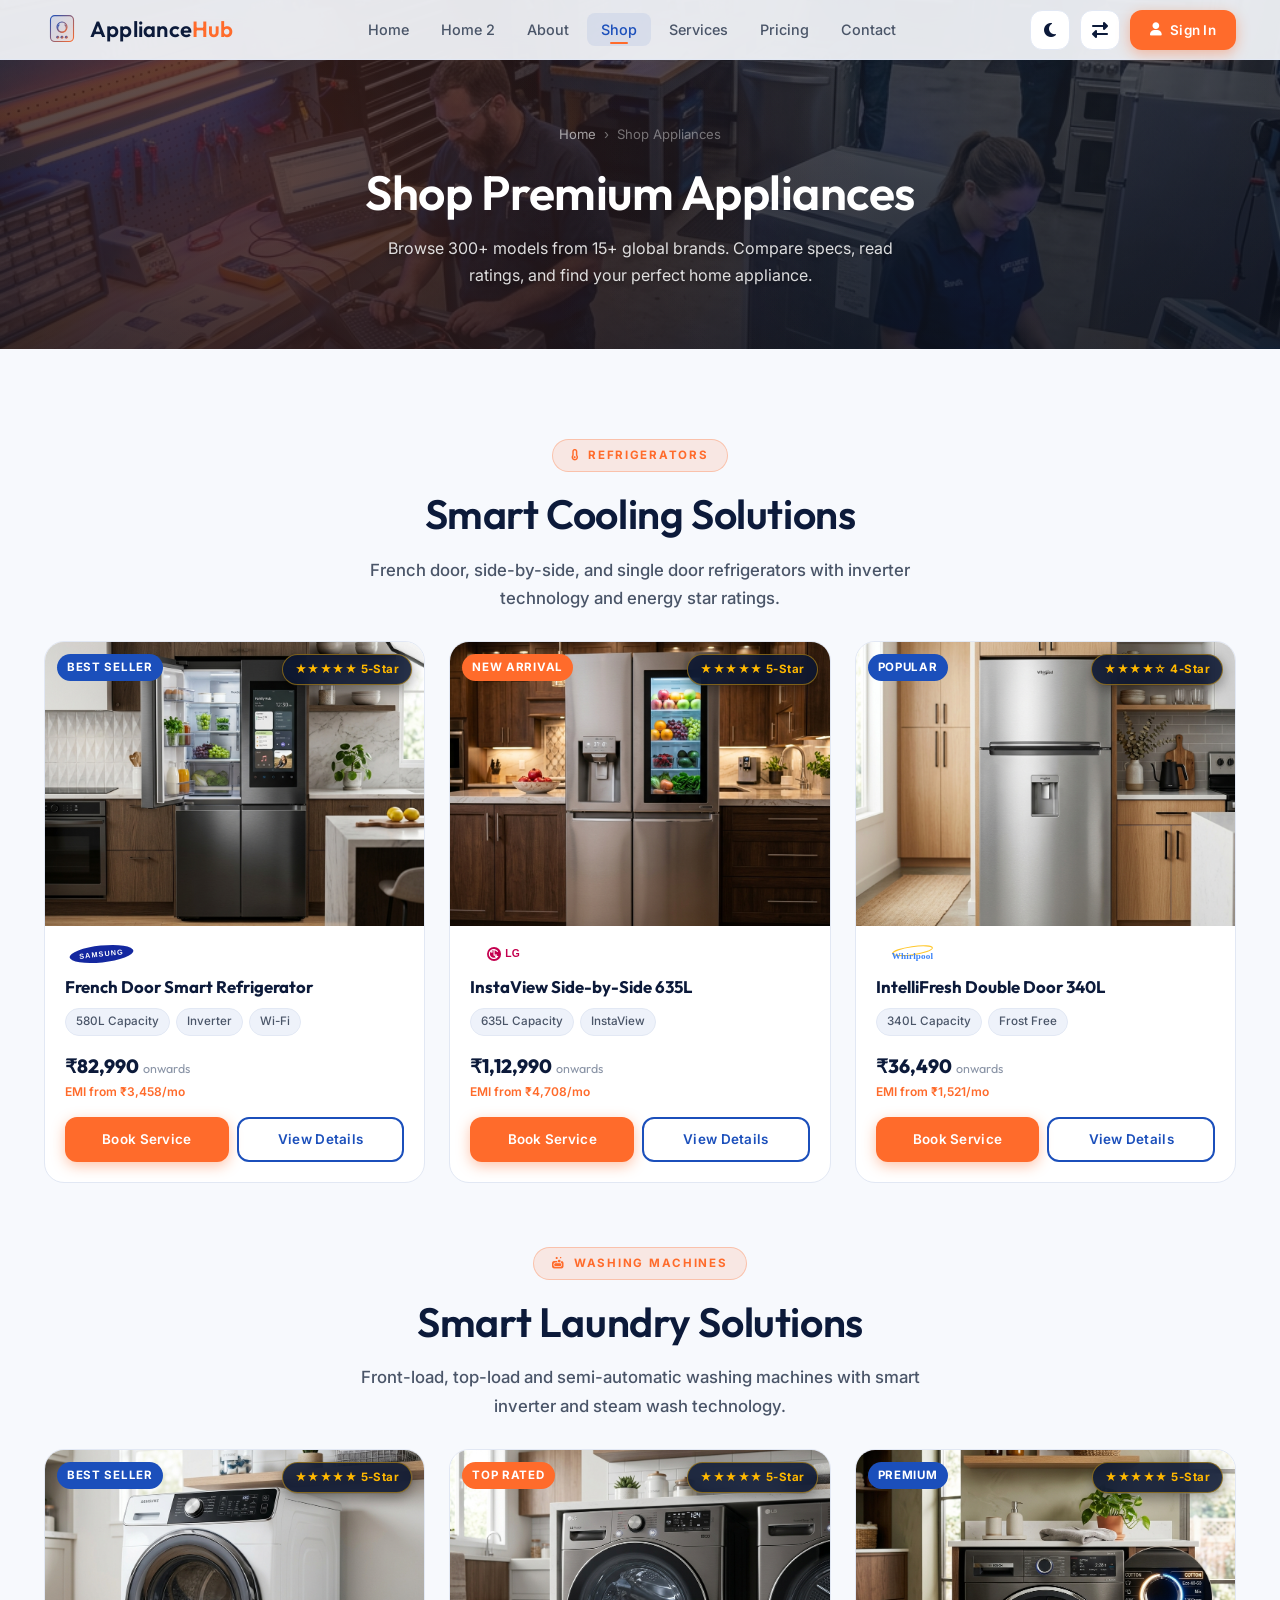
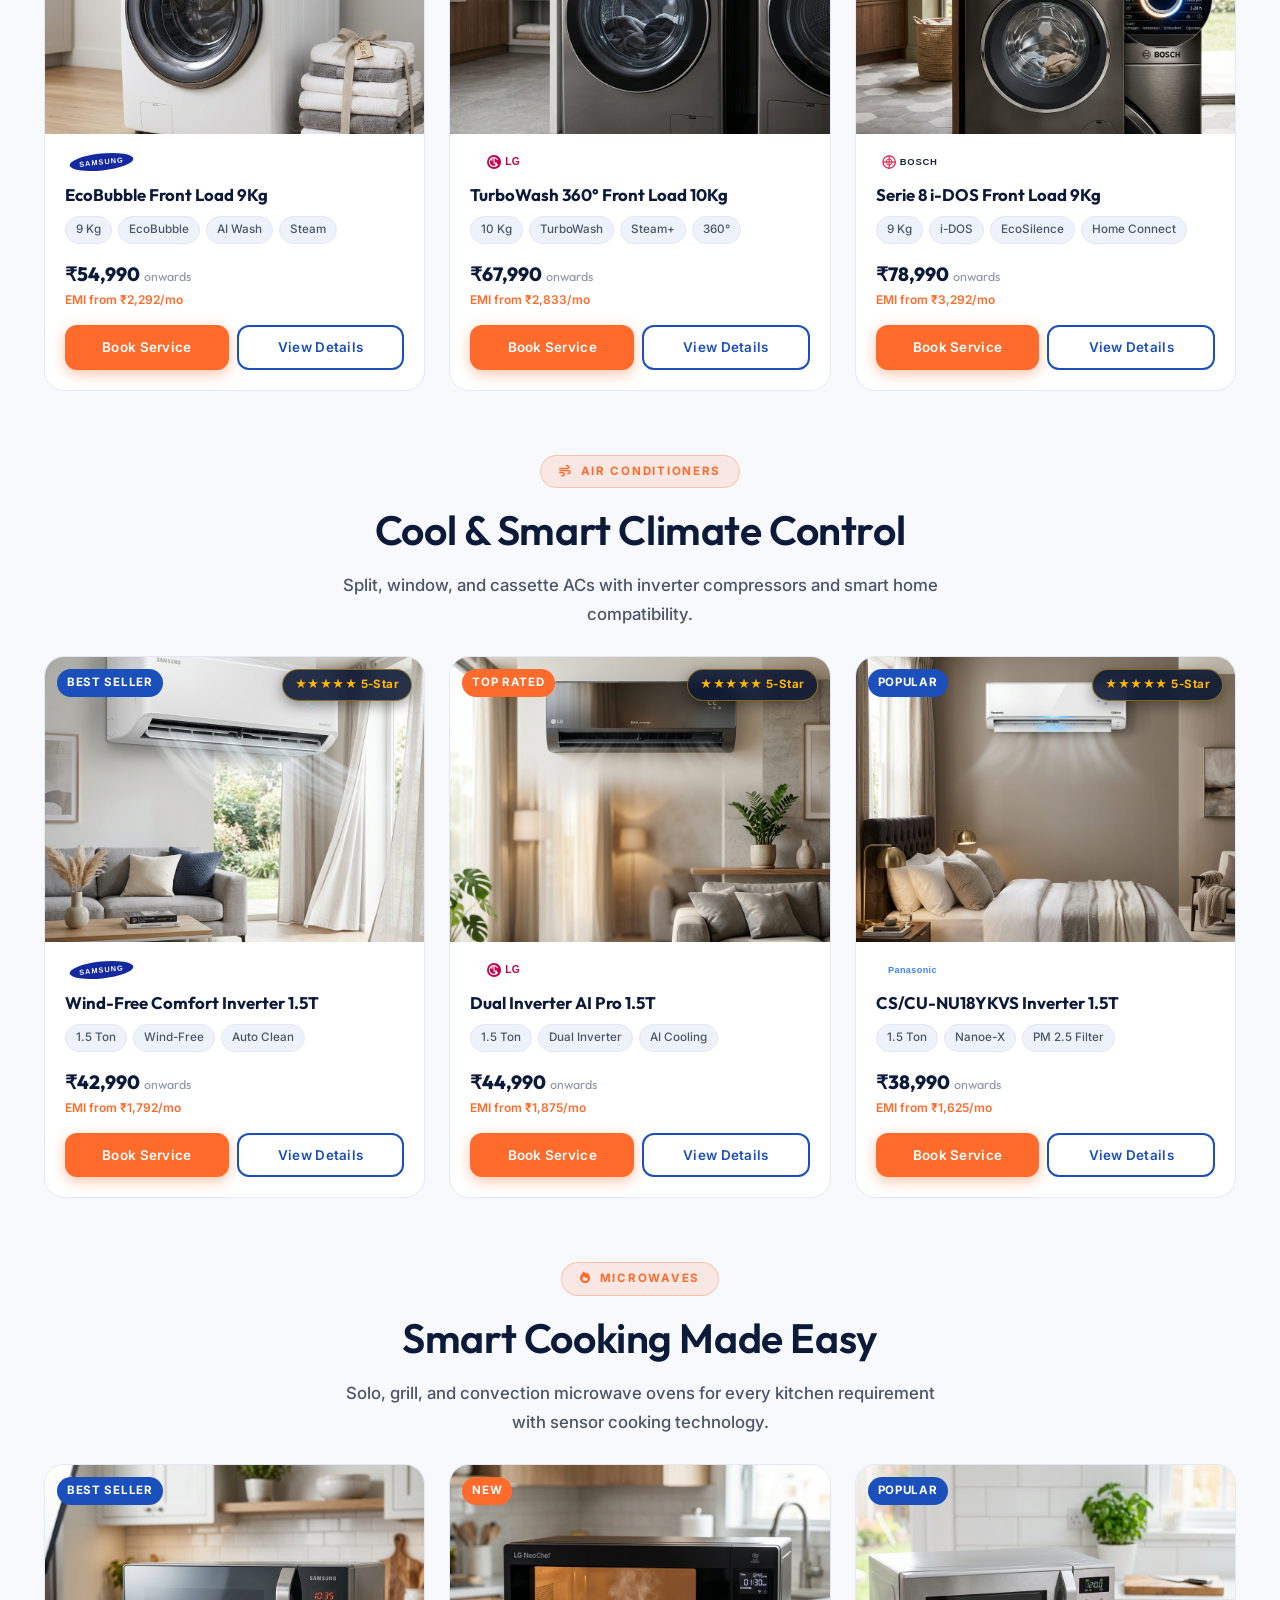
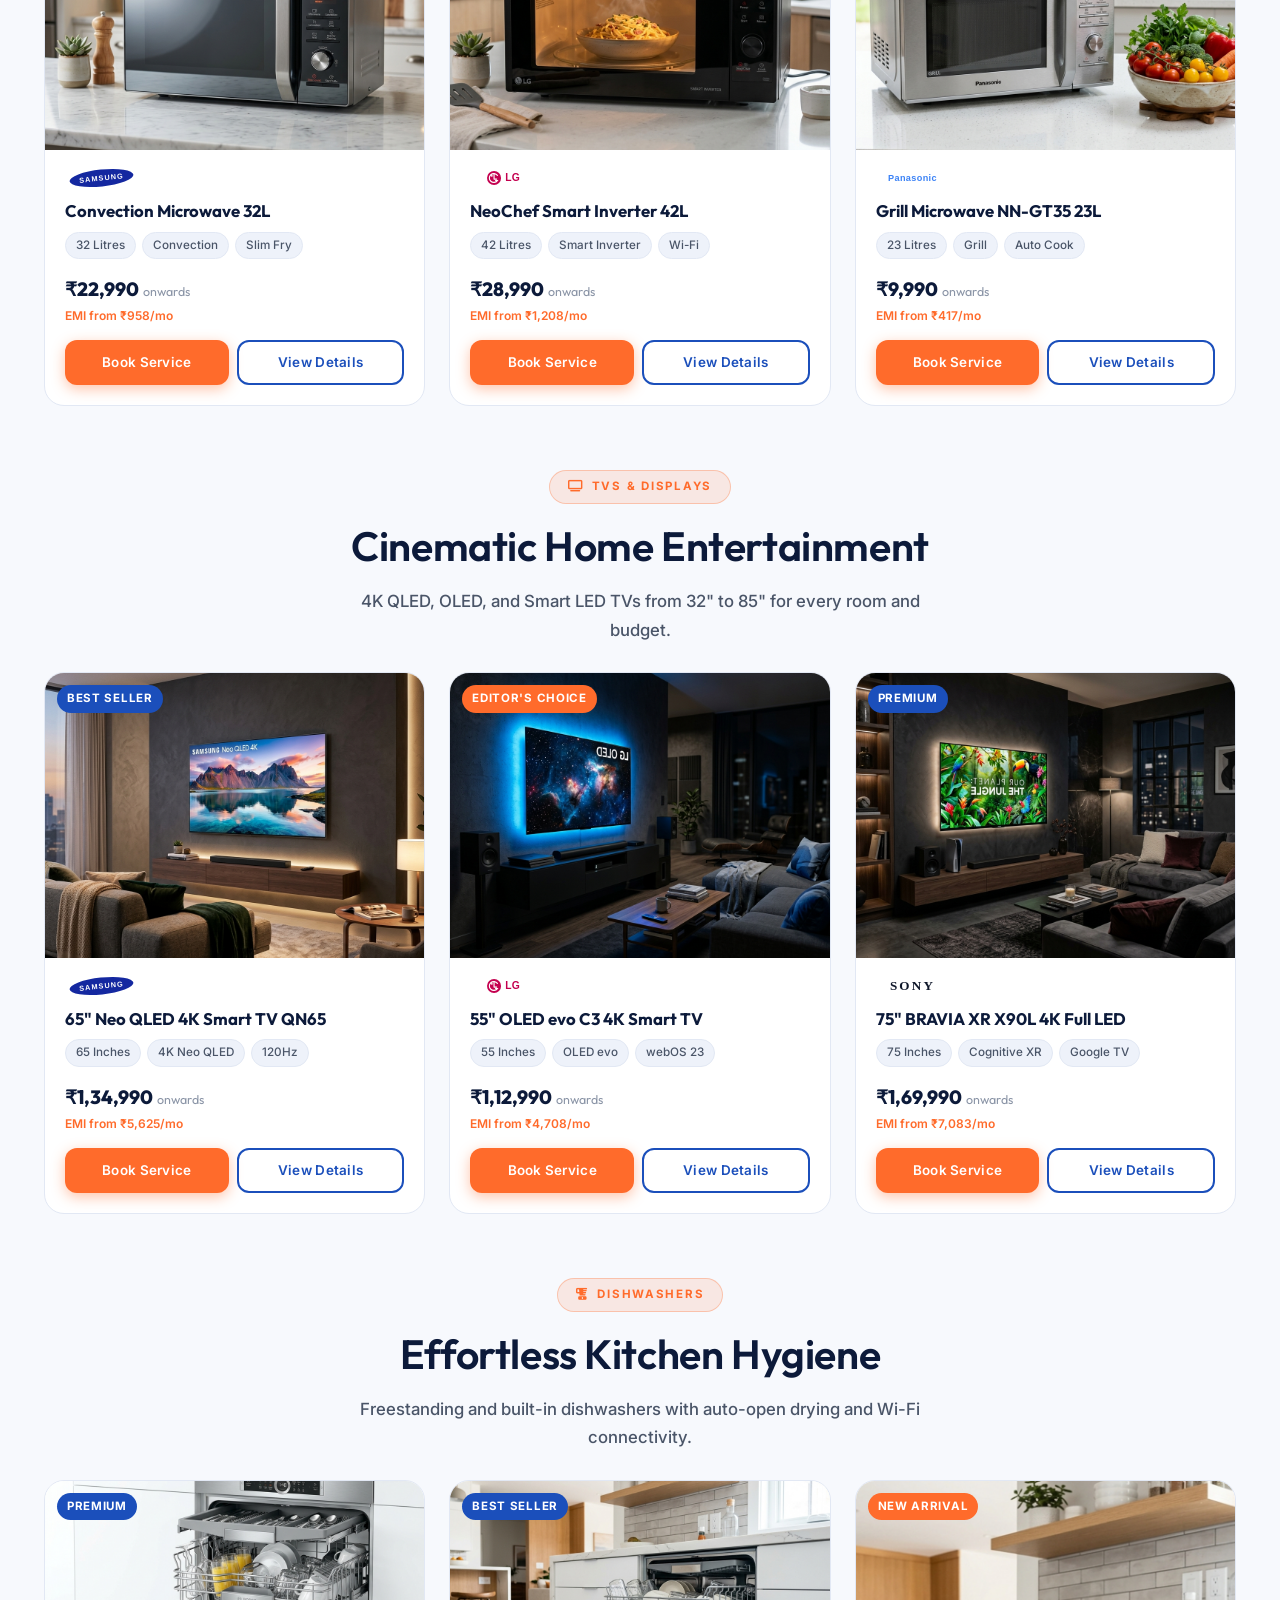
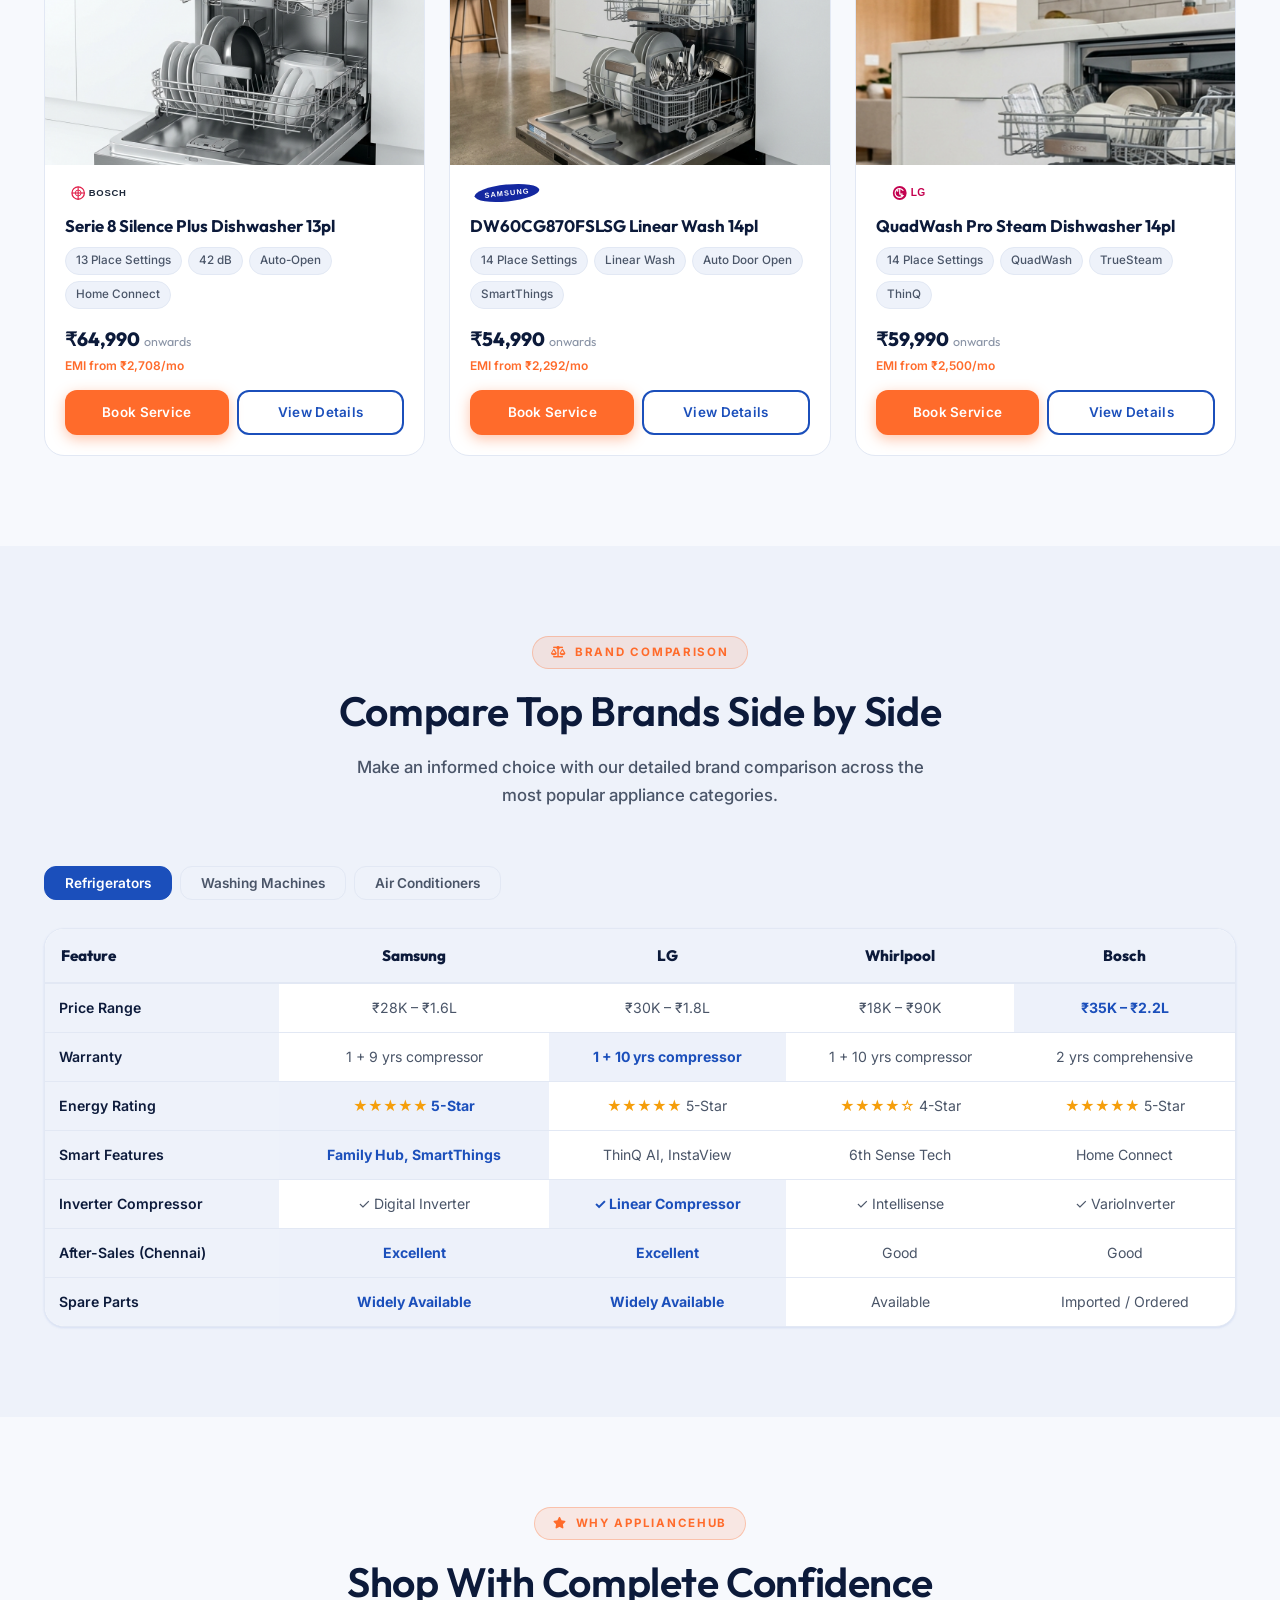
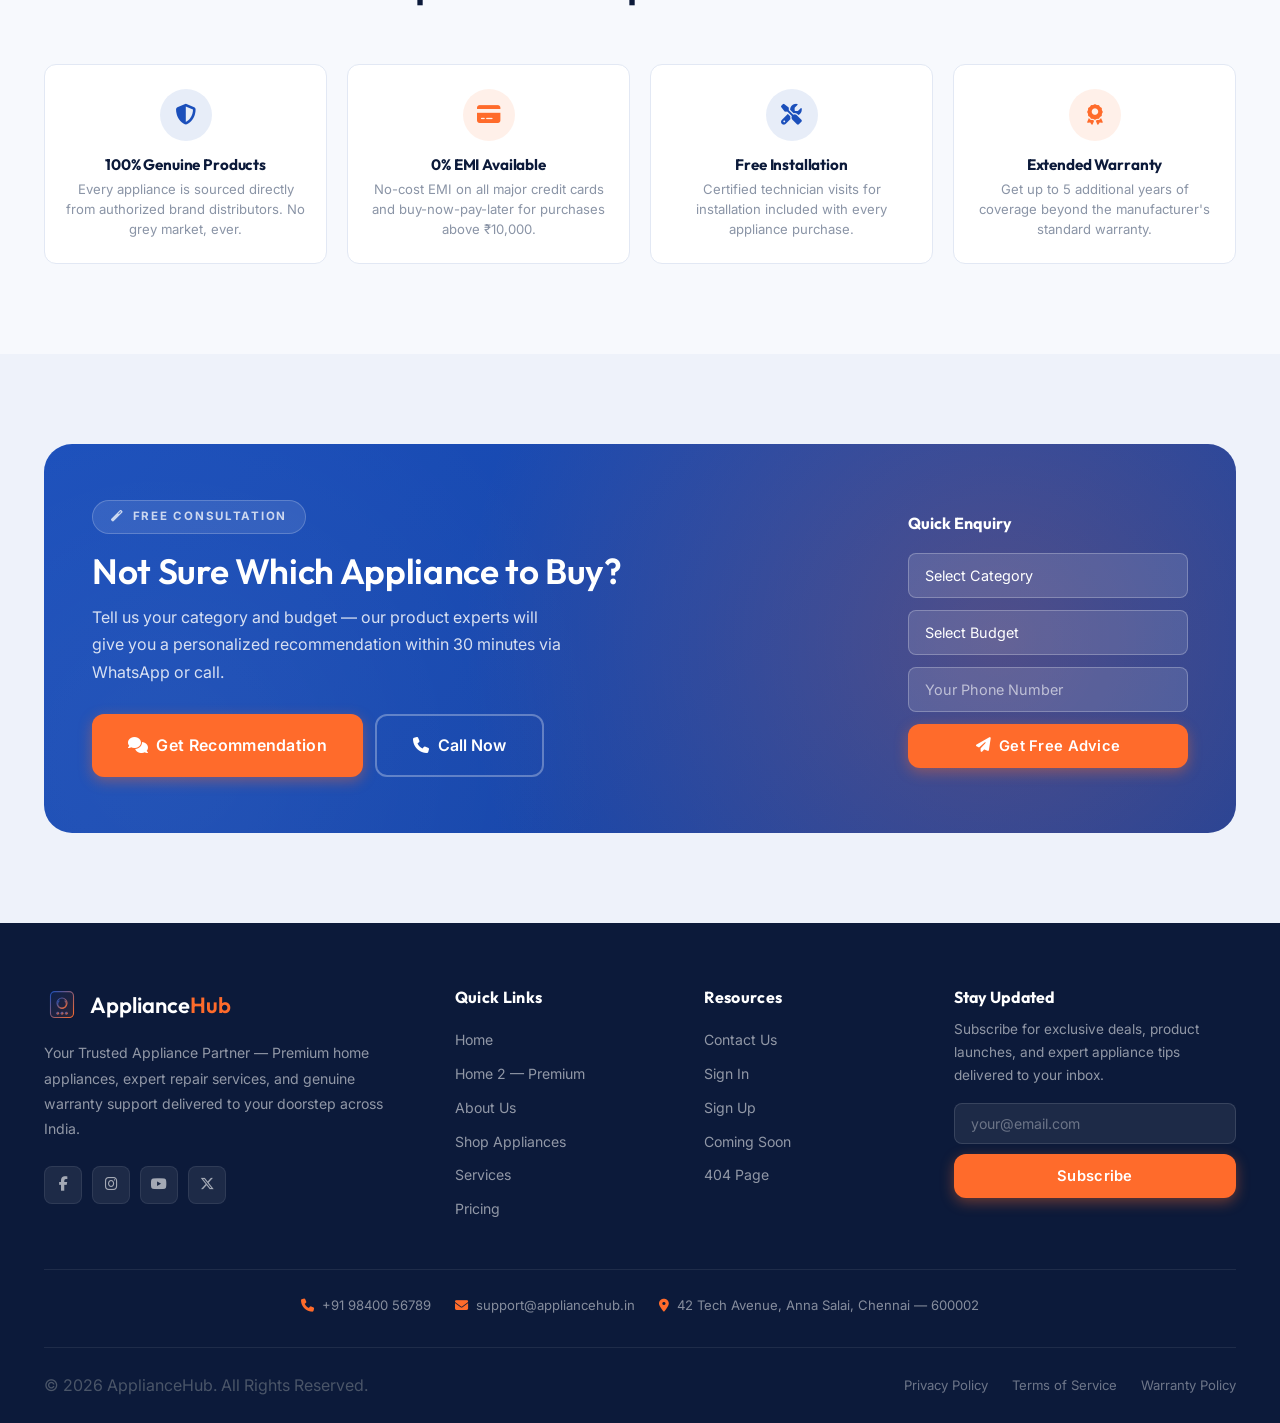
<file: shop.html>
<!DOCTYPE html>
<html lang="en" dir="ltr">
<head>
  <meta charset="UTF-8">
  <meta name="viewport" content="width=device-width, initial-scale=1.0">
  <meta name="description" content="Shop premium home appliances at ApplianceHub — Browse refrigerators, washing machines, air conditioners, microwaves and more from top brands. Compare specs, prices and warranties.">
  <title>Shop Appliances | ApplianceHub — Home Appliance Store & Service Center</title>
  <link rel="icon" href="data:image/svg+xml,%3Csvg xmlns='http://www.w3.org/2000/svg' viewBox='0 0 100 100'%3E%3Crect x='18' y='10' width='64' height='72' rx='12' fill='%231B4FBB' opacity='0.15' stroke='%231B4FBB' stroke-width='3'/%3E%3Ccircle cx='50' cy='42' r='14' stroke='%23FF6B2B' stroke-width='3' fill='none'/%3E%3Cpath d='M50 30 L50 38' stroke='%23FF6B2B' stroke-width='4' stroke-linecap='round'/%3E%3C/svg%3E">
  <link rel="stylesheet" href="https://cdnjs.cloudflare.com/ajax/libs/font-awesome/6.5.1/css/all.min.css">
  <link rel="stylesheet" href="style.css">
  <style>
    /* ── SHOP PAGE SPECIFIC STYLES ─────────────────────────── */
    #shop-hero {
      background: linear-gradient(180deg, rgba(7,12,24,0.72) 0%, rgba(7,12,24,0.88) 100%),
                  url('assets/images/services-hero.png') center/cover no-repeat !important;
    }

    /* Category filter tabs */
    .shop-filter-bar {
      position: sticky;
      top: var(--nav-height);
      z-index: 50;
      background: var(--bg);
      border-bottom: 1px solid var(--border);
      padding: 0;
      box-shadow: var(--shadow-sm);
    }
    .shop-filter-inner {
      max-width: var(--container-max);
      margin: 0 auto;
      padding: 0 var(--container-padding);
      display: flex;
      gap: 4px;
      overflow-x: auto;
      scrollbar-width: none;
    }
    .shop-filter-inner::-webkit-scrollbar { display: none; }
    .shop-tab {
      display: inline-flex;
      align-items: center;
      gap: 8px;
      padding: 14px 20px;
      font-size: 0.88rem;
      font-weight: 600;
      color: var(--text-muted);
      border: none;
      background: none;
      border-bottom: 3px solid transparent;
      cursor: pointer;
      white-space: nowrap;
      transition: var(--transition);
      font-family: var(--font-body);
    }
    .shop-tab:hover { color: var(--primary); }
    .shop-tab.active {
      color: var(--primary);
      border-bottom-color: var(--primary);
    }
    .shop-tab i { font-size: 1rem; }

    @media (max-width: 768px) {
      .shop-filter-inner {
        justify-content: center;
        flex-wrap: wrap;
        padding: 6px var(--container-padding);
        gap: 2px;
      }
      .shop-tab {
        padding: 10px 12px;
        font-size: 0.8rem;
        gap: 6px;
      }
    }

    /* Product grid */
    .shop-section { display: none; }
    .shop-section.active { display: block; }

    .product-grid {
      display: flex;
      flex-wrap: wrap;
      justify-content: center;
      gap: 24px;
    }
    .product-grid .product-card {
      flex: 0 1 calc(33.333% - 16px);
      max-width: calc(33.333% - 16px);
      min-width: 280px;
    }
    @media (max-width: 900px) {
      .product-grid .product-card {
        flex: 0 1 calc(50% - 12px);
        max-width: calc(50% - 12px);
      }
    }
    @media (max-width: 560px) {
      .product-grid .product-card {
        flex: 1 1 100%;
        max-width: 100%;
      }
    }

    .product-card {
      background: var(--bg-card);
      border: 1px solid var(--border);
      border-radius: var(--radius-lg);
      overflow: hidden;
      transition: var(--transition);
    }
    .product-card:hover {
      box-shadow: var(--shadow-lg);
      transform: translateY(-4px);
      border-color: rgba(27,79,187,0.3);
    }
    .product-img-wrap {
      position: relative;
      overflow: hidden;
      background: var(--bg-alt);
    }
    .product-img-wrap img {
      width: 100%;
      aspect-ratio: 4/3;
      object-fit: cover;
      display: block;
      transition: transform 0.4s ease;
    }
    .product-card:hover .product-img-wrap img { transform: scale(1.05); }
    .product-badge {
      position: absolute;
      top: 12px;
      left: 12px;
      background: var(--primary);
      color: #fff;
      font-size: 0.72rem;
      font-weight: 700;
      padding: 4px 10px;
      border-radius: var(--radius-pill);
      letter-spacing: 0.06em;
      text-transform: uppercase;
    }
    .product-badge.orange { background: var(--secondary); }
    .product-energy {
      position: absolute;
      top: 12px;
      right: 12px;
      background: rgba(11, 22, 50, 0.88);
      border: 1px solid rgba(255, 184, 0, 0.45);
      color: #FFB800;
      backdrop-filter: blur(8px);
      -webkit-backdrop-filter: blur(8px);
      box-shadow: 0 4px 14px rgba(0, 0, 0, 0.4);
      font-size: 0.72rem;
      font-weight: 700;
      padding: 5px 12px;
      border-radius: var(--radius-pill);
      z-index: 2;
      letter-spacing: 0.04em;
    }
    .product-body { padding: 18px 20px 20px; }
    .product-brand {
      display: flex;
      align-items: center;
      height: 24px;
      margin-bottom: 8px;
    }
    .brand-logo-img {
      height: 22px;
      width: auto;
      max-width: 95px;
      object-fit: contain;
    }
    .product-name {
      font-family: var(--font-heading);
      font-size: 1.05rem;
      font-weight: 700;
      color: var(--text-heading);
      margin-bottom: 10px;
      line-height: 1.3;
    }
    .product-specs {
      display: flex;
      flex-wrap: wrap;
      gap: 6px;
      margin-bottom: 14px;
    }
    .product-spec-tag {
      font-size: 0.73rem;
      padding: 3px 10px;
      background: var(--bg-alt);
      border: 1px solid var(--border);
      border-radius: var(--radius-pill);
      color: var(--text-body);
      font-weight: 500;
    }
    .product-price-row {
      display: flex;
      align-items: center;
      justify-content: space-between;
      margin-bottom: 14px;
    }
    .product-price {
      font-family: var(--font-heading);
      font-size: 1.2rem;
      font-weight: 800;
      color: var(--text-heading);
    }
    .product-price span {
      font-size: 0.78rem;
      color: var(--text-muted);
      font-weight: 400;
    }
    .product-emi {
      font-size: 0.75rem;
      color: var(--secondary);
      font-weight: 600;
    }
    .product-actions {
      display: flex;
      gap: 8px;
    }
    .product-actions .btn { flex: 1; justify-content: center; }

    /* Brand comparison */
    .compare-tabs {
      display: flex;
      gap: 8px;
      flex-wrap: wrap;
      margin-bottom: 28px;
    }
    .compare-tab {
      padding: 8px 20px;
      border: 1.5px solid var(--border);
      border-radius: var(--btn-radius);
      font-size: 0.85rem;
      font-weight: 600;
      color: var(--text-body);
      cursor: pointer;
      background: none;
      font-family: var(--font-body);
      transition: var(--transition);
    }
    .compare-tab:hover { border-color: var(--primary); color: var(--primary); }
    .compare-tab.active {
      background: var(--primary);
      border-color: var(--primary);
      color: #fff;
    }
    .compare-table-wrap {
      overflow-x: auto;
      border-radius: var(--radius-lg);
      border: 1px solid var(--border);
      scrollbar-width: none;
      -ms-overflow-style: none;
    }
    .compare-table-wrap::-webkit-scrollbar {
      display: none;
      width: 0;
      height: 0;
    }
    .compare-table {
      width: 100%;
      border-collapse: collapse;
      font-size: 0.88rem;
    }
    .compare-table th {
      padding: 14px 16px;
      text-align: center;
      font-family: var(--font-heading);
      font-weight: 800;
      font-size: 0.95rem;
      color: var(--text-heading);
      background: var(--bg-alt);
      border-bottom: 2px solid var(--border);
    }
    .compare-table th:first-child { text-align: left; }
    .compare-table td {
      padding: 12px 14px;
      text-align: center;
      border-bottom: 1px solid var(--border);
      color: var(--text-body);
      vertical-align: middle;
    }
    .compare-table td:first-child {
      text-align: left;
      font-weight: 600;
      color: var(--text-heading);
      background: var(--bg-alt);
    }
    .compare-table tr:last-child td { border-bottom: none; }
    .compare-table .winner {
      background: rgba(27,79,187,0.08);
      color: var(--primary);
      font-weight: 700;
    }

    @media (max-width: 768px) {
      .compare-table {
        font-size: 0.75rem;
      }
      .compare-table th {
        padding: 8px 6px;
        font-size: 0.78rem;
      }
      .compare-table td {
        padding: 8px 6px;
        font-size: 0.75rem;
      }
    }

    @media (max-width: 480px) {
      .compare-table-wrap {
        overflow-x: hidden !important;
        scrollbar-width: none !important;
        border-radius: var(--radius-sm);
      }
      .compare-table {
        table-layout: fixed;
        width: 100% !important;
        min-width: 100% !important;
        font-size: 0.65rem;
      }
      .compare-table th {
        padding: 6px 3px !important;
        font-size: 0.68rem !important;
      }
      .compare-table td {
        padding: 6px 3px !important;
        font-size: 0.63rem !important;
        word-break: break-word;
      }
      .compare-table th:first-child,
      .compare-table td:first-child {
        width: 25%;
        padding-left: 4px !important;
      }
    }
    .compare-table .star { color: #F59E0B; }
    .compare-table-section { display: none; }
    .compare-table-section.active { display: block; }

    /* Why shop strip */
    .shop-trust-strip {
      display: grid;
      grid-template-columns: repeat(4, 1fr);
      gap: 20px;
    }
    @media (max-width: 768px) { .shop-trust-strip { grid-template-columns: repeat(2, 1fr); } }
    @media (max-width: 480px) { .shop-trust-strip { grid-template-columns: 1fr; } }
    .shop-trust-item {
      background: var(--bg-card);
      border: 1px solid var(--border);
      border-radius: var(--radius-md);
      padding: 24px 20px;
      text-align: center;
      transition: var(--transition);
    }
    .shop-trust-item:hover { box-shadow: var(--shadow-md); border-color: rgba(27,79,187,0.25); transform: translateY(-3px); }
    .shop-trust-icon {
      width: 52px; height: 52px;
      border-radius: 50%;
      background: rgba(27,79,187,0.10);
      color: var(--primary);
      display: flex; align-items: center; justify-content: center;
      font-size: 1.3rem;
      margin: 0 auto 14px;
    }
    .shop-trust-icon.orange { background: rgba(255,107,43,0.10); color: var(--secondary); }
    .shop-trust-item h4 { font-size: 0.95rem; font-weight: 700; color: var(--text-heading); margin-bottom: 6px; }
    .shop-trust-item p { font-size: 0.82rem; color: var(--text-muted); line-height: 1.5; }

    /* Recommendation CTA */
    .recommend-cta {
      background: linear-gradient(135deg, var(--primary) 0%, var(--primary-dark) 100%);
      border-radius: var(--radius-xl);
      padding: 56px 48px;
      position: relative;
      overflow: hidden;
      display: grid;
      grid-template-columns: 1fr auto;
      gap: 40px;
      align-items: center;
    }
    @media (max-width: 768px) { .recommend-cta { grid-template-columns: 1fr; padding: 36px 28px; } }
    .recommend-cta::before {
      content: '';
      position: absolute;
      inset: 0;
      background-image: radial-gradient(circle at 80% 50%, rgba(255,107,43,0.25) 0%, transparent 55%),
                        radial-gradient(circle at 10% 80%, rgba(255,255,255,0.05) 0%, transparent 40%);
      pointer-events: none;
    }
    .recommend-cta-content { position: relative; z-index: 1; }
    .recommend-cta h2 { color: #fff; font-size: clamp(1.5rem, 3vw, 2.2rem); margin-bottom: 12px; }
    .recommend-cta p { color: rgba(255,255,255,0.82); font-size: 1rem; line-height: 1.7; max-width: 480px; margin-bottom: 28px; }
    .recommend-form {
      display: flex;
      flex-direction: column;
      gap: 12px;
      position: relative;
      z-index: 1;
      min-width: 280px;
    }
    .recommend-select {
      padding: 13px 16px;
      background: rgba(255,255,255,0.12);
      border: 1.5px solid rgba(255,255,255,0.25);
      border-radius: var(--radius-sm);
      color: #fff;
      font-size: 0.9rem;
      font-family: var(--font-body);
      appearance: none;
      cursor: pointer;
    }
    .recommend-select option { background: #1B4FBB; color: #fff; }
    .recommend-select::placeholder { color: rgba(255,255,255,0.6); }
  </style>
</head>
<body>

<div id="navbar-placeholder"></div>

<!-- ─── PAGE HERO ──────────────────────────────────────── -->
<section class="page-hero" id="shop-hero">
  <div class="container">
    <div class="page-hero-content">
      <nav class="breadcrumb" aria-label="Breadcrumb">
        <a href="index.html">Home</a>
        <span>›</span>
        <span>Shop Appliances</span>
      </nav>
      <h1>Shop Premium Appliances</h1>
      <p>Browse 300+ models from 15+ global brands. Compare specs, read ratings, and find your perfect home appliance.</p>
    </div>
  </div>
</section>

<!-- ─── PRODUCT CATALOG ───────────────────────────────── -->
<section class="section" id="shop-catalog">
  <div class="container">

    <!-- ALL (default view — shows all categories) -->
    <div class="shop-section active" id="sect-all">

      <!-- Refrigerators -->
      <div class="section-header animate-on-scroll" style="margin-bottom:28px;">
        <div class="section-label"><i class="fas fa-thermometer-empty"></i> Refrigerators</div>
        <h2>Smart Cooling Solutions</h2>
        <p>French door, side-by-side, and single door refrigerators with inverter technology and energy star ratings.</p>
      </div>
      <div class="product-grid animate-on-scroll" style="margin-bottom:64px;">
        <div class="product-card" id="prod-samsung-fridge">
          <div class="product-img-wrap">
            <img src="assets/images/prod-samsung-fridge.png" alt="Samsung French Door Refrigerator">
            <span class="product-badge">Best Seller</span>
            <span class="product-energy">★★★★★ 5-Star</span>
          </div>
          <div class="product-body">
            <div class="product-brand"><img src="assets/images/logo-samsung.svg" alt="Samsung" class="brand-logo-img"></div>
            <div class="product-name">French Door Smart Refrigerator</div>
            <div class="product-specs">
              <span class="product-spec-tag">580L Capacity</span>
              <span class="product-spec-tag">Inverter</span>
              <span class="product-spec-tag">Wi-Fi</span>
            </div>
            <div class="product-price-row">
              <div>
                <div class="product-price">₹82,990 <span>onwards</span></div>
                <div class="product-emi">EMI from ₹3,458/mo</div>
              </div>
            </div>
            <div class="product-actions">
              <a href="contact.html#booking" class="btn btn-orange btn-sm" id="buy-samsung-fridge">Book Service</a>
              <a href="services.html" class="btn btn-secondary btn-sm" id="detail-samsung-fridge">View Details</a>
            </div>
          </div>
        </div>
        <div class="product-card" id="prod-lg-fridge">
          <div class="product-img-wrap">
            <img src="assets/images/prod-lg-fridge.png" alt="LG Side-by-Side Refrigerator">
            <span class="product-badge orange">New Arrival</span>
            <span class="product-energy">★★★★★ 5-Star</span>
          </div>
          <div class="product-body">
            <div class="product-brand"><img src="assets/images/logo-lg.svg" alt="LG" class="brand-logo-img"></div>
            <div class="product-name">InstaView Side-by-Side 635L</div>
            <div class="product-specs">
              <span class="product-spec-tag">635L Capacity</span>
              <span class="product-spec-tag">InstaView</span>
            </div>
            <div class="product-price-row">
              <div>
                <div class="product-price">₹1,12,990 <span>onwards</span></div>
                <div class="product-emi">EMI from ₹4,708/mo</div>
              </div>
            </div>
            <div class="product-actions">
              <a href="contact.html#booking" class="btn btn-orange btn-sm" id="buy-lg-fridge">Book Service</a>
              <a href="services.html" class="btn btn-secondary btn-sm" id="detail-lg-fridge">View Details</a>
            </div>
          </div>
        </div>
        <div class="product-card" id="prod-whirlpool-fridge">
          <div class="product-img-wrap">
            <img src="assets/images/prod-whirlpool-fridge.png" alt="Whirlpool Double Door Refrigerator">
            <span class="product-badge">Popular</span>
            <span class="product-energy">★★★★☆ 4-Star</span>
          </div>
          <div class="product-body">
            <div class="product-brand"><img src="assets/images/logo-whirlpool.svg" alt="Whirlpool" class="brand-logo-img"></div>
            <div class="product-name">IntelliFresh Double Door 340L</div>
            <div class="product-specs">
              <span class="product-spec-tag">340L Capacity</span>
              <span class="product-spec-tag">Frost Free</span>
            </div>
            <div class="product-price-row">
              <div>
                <div class="product-price">₹36,490 <span>onwards</span></div>
                <div class="product-emi">EMI from ₹1,521/mo</div>
              </div>
            </div>
            <div class="product-actions">
              <a href="contact.html#booking" class="btn btn-orange btn-sm" id="buy-whirlpool-fridge">Book Service</a>
              <a href="services.html" class="btn btn-secondary btn-sm" id="detail-whirlpool-fridge">View Details</a>
            </div>
          </div>
        </div>
      </div>

      <!-- Washing Machines -->
      <div class="section-header animate-on-scroll" style="margin-bottom:28px;">
        <div class="section-label"><i class="fas fa-soap"></i> Washing Machines</div>
        <h2>Smart Laundry Solutions</h2>
        <p>Front-load, top-load and semi-automatic washing machines with smart inverter and steam wash technology.</p>
      </div>
      <div class="product-grid animate-on-scroll" style="margin-bottom:64px;">
        <div class="product-card" id="prod-samsung-wash">
          <div class="product-img-wrap">
            <img src="assets/images/prod-samsung-wash.png" alt="Samsung Front Load Washer">
            <span class="product-badge">Best Seller</span>
            <span class="product-energy">★★★★★ 5-Star</span>
          </div>
          <div class="product-body">
            <div class="product-brand"><img src="assets/images/logo-samsung.svg" alt="Samsung" class="brand-logo-img"></div>
            <div class="product-name">EcoBubble Front Load 9Kg</div>
            <div class="product-specs">
              <span class="product-spec-tag">9 Kg</span>
              <span class="product-spec-tag">EcoBubble</span>
              <span class="product-spec-tag">AI Wash</span>
              <span class="product-spec-tag">Steam</span>
            </div>
            <div class="product-price-row">
              <div>
                <div class="product-price">₹54,990 <span>onwards</span></div>
                <div class="product-emi">EMI from ₹2,292/mo</div>
              </div>
            </div>
            <div class="product-actions">
              <a href="contact.html#booking" class="btn btn-orange btn-sm" id="buy-samsung-wash">Book Service</a>
              <a href="services.html" class="btn btn-secondary btn-sm" id="detail-samsung-wash">View Details</a>
            </div>
          </div>
        </div>
        <div class="product-card" id="prod-lg-wash">
          <div class="product-img-wrap">
            <img src="assets/images/prod-lg-wash.png" alt="LG Front Load Washer">
            <span class="product-badge orange">Top Rated</span>
            <span class="product-energy">★★★★★ 5-Star</span>
          </div>
          <div class="product-body">
            <div class="product-brand"><img src="assets/images/logo-lg.svg" alt="LG" class="brand-logo-img"></div>
            <div class="product-name">TurboWash 360° Front Load 10Kg</div>
            <div class="product-specs">
              <span class="product-spec-tag">10 Kg</span>
              <span class="product-spec-tag">TurboWash</span>
              <span class="product-spec-tag">Steam+</span>
                            <span class="product-spec-tag">360°</span>

            </div>
            <div class="product-price-row">
              <div>
                <div class="product-price">₹67,990 <span>onwards</span></div>
                <div class="product-emi">EMI from ₹2,833/mo</div>
              </div>
            </div>
            <div class="product-actions">
              <a href="contact.html#booking" class="btn btn-orange btn-sm" id="buy-lg-wash">Book Service</a>
              <a href="services.html" class="btn btn-secondary btn-sm" id="detail-lg-wash">View Details</a>
            </div>
          </div>
        </div>
        <div class="product-card" id="prod-bosch-wash">
          <div class="product-img-wrap">
            <img src="assets/images/prod-bosch-wash.png" alt="Bosch Front Load Washer">
            <span class="product-badge">Premium</span>
            <span class="product-energy">★★★★★ 5-Star</span>
          </div>
          <div class="product-body">
            <div class="product-brand"><img src="assets/images/logo-bosch.svg" alt="Bosch" class="brand-logo-img"></div>
            <div class="product-name">Serie 8 i-DOS Front Load 9Kg</div>
            <div class="product-specs">
              <span class="product-spec-tag">9 Kg</span>
              <span class="product-spec-tag">i-DOS</span>
              <span class="product-spec-tag">EcoSilence</span>
              <span class="product-spec-tag">Home Connect</span>
            </div>
            <div class="product-price-row">
              <div>
                <div class="product-price">₹78,990 <span>onwards</span></div>
                <div class="product-emi">EMI from ₹3,292/mo</div>
              </div>
            </div>
            <div class="product-actions">
              <a href="contact.html#booking" class="btn btn-orange btn-sm" id="buy-bosch-wash">Book Service</a>
              <a href="services.html" class="btn btn-secondary btn-sm" id="detail-bosch-wash">View Details</a>
            </div>
          </div>
        </div>
      </div>

      <!-- Air Conditioners -->
      <div class="section-header animate-on-scroll" style="margin-bottom:28px;">
        <div class="section-label"><i class="fas fa-wind"></i> Air Conditioners</div>
        <h2>Cool & Smart Climate Control</h2>
        <p>Split, window, and cassette ACs with inverter compressors and smart home compatibility.</p>
      </div>
      <div class="product-grid animate-on-scroll" style="margin-bottom:64px;">
        <div class="product-card" id="prod-samsung-ac">
          <div class="product-img-wrap">
            <img src="assets/images/prod-samsung-ac.png" alt="Samsung Wind-Free AC">
            <span class="product-badge">Best Seller</span>
            <span class="product-energy">★★★★★ 5-Star</span>
          </div>
          <div class="product-body">
            <div class="product-brand"><img src="assets/images/logo-samsung.svg" alt="Samsung" class="brand-logo-img"></div>
            <div class="product-name">Wind-Free Comfort Inverter 1.5T</div>
            <div class="product-specs">
              <span class="product-spec-tag">1.5 Ton</span>
              <span class="product-spec-tag">Wind-Free</span>
              <span class="product-spec-tag">Auto Clean</span>
            </div>
            <div class="product-price-row">
              <div>
                <div class="product-price">₹42,990 <span>onwards</span></div>
                <div class="product-emi">EMI from ₹1,792/mo</div>
              </div>
            </div>
            <div class="product-actions">
              <a href="contact.html#booking" class="btn btn-orange btn-sm" id="buy-samsung-ac">Book Service</a>
              <a href="services.html" class="btn btn-secondary btn-sm" id="detail-samsung-ac">View Details</a>
            </div>
          </div>
        </div>
        <div class="product-card" id="prod-lg-ac">
          <div class="product-img-wrap">
            <img src="assets/images/prod-lg-ac.png" alt="LG Dual Inverter AC">
            <span class="product-badge orange">Top Rated</span>
            <span class="product-energy">★★★★★ 5-Star</span>
          </div>
          <div class="product-body">
            <div class="product-brand"><img src="assets/images/logo-lg.svg" alt="LG" class="brand-logo-img"></div>
            <div class="product-name">Dual Inverter AI Pro 1.5T</div>
            <div class="product-specs">
              <span class="product-spec-tag">1.5 Ton</span>
              <span class="product-spec-tag">Dual Inverter</span>
              <span class="product-spec-tag">AI Cooling</span>
            </div>
            <div class="product-price-row">
              <div>
                <div class="product-price">₹44,990 <span>onwards</span></div>
                <div class="product-emi">EMI from ₹1,875/mo</div>
              </div>
            </div>
            <div class="product-actions">
              <a href="contact.html#booking" class="btn btn-orange btn-sm" id="buy-lg-ac">Book Service</a>
              <a href="services.html" class="btn btn-secondary btn-sm" id="detail-lg-ac">View Details</a>
            </div>
          </div>
        </div>
        <div class="product-card" id="prod-panasonic-ac">
          <div class="product-img-wrap">
            <img src="assets/images/prod-panasonic-ac.png" alt="Panasonic Inverter AC">
            <span class="product-badge">Popular</span>
            <span class="product-energy">★★★★★ 5-Star</span>
          </div>
          <div class="product-body">
            <div class="product-brand"><img src="assets/images/logo-panasonic.svg" alt="Panasonic" class="brand-logo-img"></div>
            <div class="product-name">CS/CU-NU18YKVS Inverter 1.5T</div>
            <div class="product-specs">
              <span class="product-spec-tag">1.5 Ton</span>
              <span class="product-spec-tag">Nanoe-X</span>
              <span class="product-spec-tag">PM 2.5 Filter</span>
            </div>
            <div class="product-price-row">
              <div>
                <div class="product-price">₹38,990 <span>onwards</span></div>
                <div class="product-emi">EMI from ₹1,625/mo</div>
              </div>
            </div>
            <div class="product-actions">
              <a href="contact.html#booking" class="btn btn-orange btn-sm" id="buy-panasonic-ac">Book Service</a>
              <a href="services.html" class="btn btn-secondary btn-sm" id="detail-panasonic-ac">View Details</a>
            </div>
          </div>
        </div>
      </div>

      <!-- Microwaves -->
      <div class="section-header animate-on-scroll" style="margin-bottom:28px;">
        <div class="section-label"><i class="fas fa-fire"></i> Microwaves</div>
        <h2>Smart Cooking Made Easy</h2>
        <p>Solo, grill, and convection microwave ovens for every kitchen requirement with sensor cooking technology.</p>
      </div>
      <div class="product-grid animate-on-scroll" style="margin-bottom:64px;">
        <div class="product-card" id="prod-samsung-micro">
          <div class="product-img-wrap">
            <img src="assets/images/prod-samsung-micro.png" alt="Samsung Convection Microwave">
            <span class="product-badge">Best Seller</span>
          </div>
          <div class="product-body">
            <div class="product-brand"><img src="assets/images/logo-samsung.svg" alt="Samsung" class="brand-logo-img"></div>
            <div class="product-name">Convection Microwave 32L </div>
            <div class="product-specs">
              <span class="product-spec-tag">32 Litres</span>
              <span class="product-spec-tag">Convection</span>
              <span class="product-spec-tag">Slim Fry</span>
            </div>
            <div class="product-price-row">
              <div>
                <div class="product-price">₹22,990 <span>onwards</span></div>
                <div class="product-emi">EMI from ₹958/mo</div>
              </div>
            </div>
            <div class="product-actions">
              <a href="contact.html#booking" class="btn btn-orange btn-sm" id="buy-samsung-micro">Book Service</a>
              <a href="services.html" class="btn btn-secondary btn-sm" id="detail-samsung-micro">View Details</a>
            </div>
          </div>
        </div>
        <div class="product-card" id="prod-lg-micro">
          <div class="product-img-wrap">
            <img src="assets/images/prod-lg-micro.png" alt="LG NeoChef Microwave">
            <span class="product-badge orange">New</span>
          </div>
          <div class="product-body">
            <div class="product-brand"><img src="assets/images/logo-lg.svg" alt="LG" class="brand-logo-img"></div>
            <div class="product-name">NeoChef Smart Inverter 42L</div>
            <div class="product-specs">
              <span class="product-spec-tag">42 Litres</span>
              <span class="product-spec-tag">Smart Inverter</span>
              <span class="product-spec-tag">Wi-Fi</span>
            </div>
            <div class="product-price-row">
              <div>
                <div class="product-price">₹28,990 <span>onwards</span></div>
                <div class="product-emi">EMI from ₹1,208/mo</div>
              </div>
            </div>
            <div class="product-actions">
              <a href="contact.html#booking" class="btn btn-orange btn-sm" id="buy-lg-micro">Book Service</a>
              <a href="services.html" class="btn btn-secondary btn-sm" id="detail-lg-micro">View Details</a>
            </div>
          </div>
        </div>
        <div class="product-card" id="prod-panasonic-micro">
          <div class="product-img-wrap">
            <img src="assets/images/prod-panasonic-micro.png" alt="Panasonic Grill Microwave">
            <span class="product-badge">Popular</span>
          </div>
          <div class="product-body">
            <div class="product-brand"><img src="assets/images/logo-panasonic.svg" alt="Panasonic" class="brand-logo-img"></div>
            <div class="product-name">Grill Microwave NN-GT35 23L</div>
            <div class="product-specs">
              <span class="product-spec-tag">23 Litres</span>
              <span class="product-spec-tag">Grill</span>
              <span class="product-spec-tag">Auto Cook</span>
            </div>
            <div class="product-price-row">
              <div>
                <div class="product-price">₹9,990 <span>onwards</span></div>
                <div class="product-emi">EMI from ₹417/mo</div>
              </div>
            </div>
            <div class="product-actions">
              <a href="contact.html#booking" class="btn btn-orange btn-sm" id="buy-panasonic-micro">Book Service</a>
              <a href="services.html" class="btn btn-secondary btn-sm" id="detail-panasonic-micro">View Details</a>
            </div>
          </div>
        </div>
      </div>

      <!-- TVs -->
      <div class="section-header animate-on-scroll" style="margin-bottom:28px;">
        <div class="section-label"><i class="fas fa-tv"></i> TVs & Displays</div>
        <h2>Cinematic Home Entertainment</h2>
        <p>4K QLED, OLED, and Smart LED TVs from 32" to 85" for every room and budget.</p>
      </div>
      <div class="product-grid animate-on-scroll" style="margin-bottom:64px;">
        <div class="product-card" id="prod-samsung-tv">
          <div class="product-img-wrap">
            <img src="assets/images/prod-samsung-tv.png" alt="Samsung QLED TV">
            <span class="product-badge">Best Seller</span>
          </div>
          <div class="product-body">
            <div class="product-brand"><img src="assets/images/logo-samsung.svg" alt="Samsung" class="brand-logo-img"></div>
            <div class="product-name">65" Neo QLED 4K Smart TV QN65</div>
            <div class="product-specs">
              <span class="product-spec-tag">65 Inches</span>
              <span class="product-spec-tag">4K Neo QLED</span>
              <span class="product-spec-tag">120Hz</span>
            </div>
            <div class="product-price-row">
              <div>
                <div class="product-price">₹1,34,990 <span>onwards</span></div>
                <div class="product-emi">EMI from ₹5,625/mo</div>
              </div>
            </div>
            <div class="product-actions">
              <a href="contact.html#booking" class="btn btn-orange btn-sm" id="buy-samsung-tv">Book Service</a>
              <a href="services.html" class="btn btn-secondary btn-sm" id="detail-samsung-tv">View Details</a>
            </div>
          </div>
        </div>
        <div class="product-card" id="prod-lg-tv">
          <div class="product-img-wrap">
            <img src="assets/images/prod-lg-tv.png" alt="LG OLED TV">
            <span class="product-badge orange">Editor's Choice</span>
          </div>
          <div class="product-body">
            <div class="product-brand"><img src="assets/images/logo-lg.svg" alt="LG" class="brand-logo-img"></div>
            <div class="product-name">55" OLED evo C3 4K Smart TV</div>
            <div class="product-specs">
              <span class="product-spec-tag">55 Inches</span>
              <span class="product-spec-tag">OLED evo</span>
              <span class="product-spec-tag">webOS 23</span>
            </div>
            <div class="product-price-row">
              <div>
                <div class="product-price">₹1,12,990 <span>onwards</span></div>
                <div class="product-emi">EMI from ₹4,708/mo</div>
              </div>
            </div>
            <div class="product-actions">
              <a href="contact.html#booking" class="btn btn-orange btn-sm" id="buy-lg-tv">Book Service</a>
              <a href="services.html" class="btn btn-secondary btn-sm" id="detail-lg-tv">View Details</a>
            </div>
          </div>
        </div>
        <div class="product-card" id="prod-sony-tv">
          <div class="product-img-wrap">
            <img src="assets/images/prod-sony-tv.png" alt="Sony Bravia TV">
            <span class="product-badge">Premium</span>
          </div>
          <div class="product-body">
            <div class="product-brand"><img src="assets/images/logo-sony.svg" alt="Sony" class="brand-logo-img"></div>
            <div class="product-name">75" BRAVIA XR X90L 4K Full LED</div>
            <div class="product-specs">
              <span class="product-spec-tag">75 Inches</span>
              <span class="product-spec-tag">Cognitive XR</span>
              <span class="product-spec-tag">Google TV</span>
            </div>
            <div class="product-price-row">
              <div>
                <div class="product-price">₹1,69,990 <span>onwards</span></div>
                <div class="product-emi">EMI from ₹7,083/mo</div>
              </div>
            </div>
            <div class="product-actions">
              <a href="contact.html#booking" class="btn btn-orange btn-sm" id="buy-sony-tv">Book Service</a>
              <a href="services.html" class="btn btn-secondary btn-sm" id="detail-sony-tv">View Details</a>
            </div>
          </div>
        </div>
      </div>

      <!-- Dishwashers -->
      <div class="section-header animate-on-scroll" style="margin-bottom:28px;">
        <div class="section-label"><i class="fas fa-blender"></i> Dishwashers</div>
        <h2>Effortless Kitchen Hygiene</h2>
        <p>Freestanding and built-in dishwashers with auto-open drying and Wi-Fi connectivity.</p>
      </div>
      <div class="product-grid animate-on-scroll">
        <div class="product-card" id="prod-bosch-dish">
          <div class="product-img-wrap">
            <img src="assets/images/prod-bosch-dish.png" alt="Bosch Dishwasher">
            <span class="product-badge">Premium</span>
          </div>
          <div class="product-body">
            <div class="product-brand"><img src="assets/images/logo-bosch.svg" alt="Bosch" class="brand-logo-img"></div>
            <div class="product-name">Serie 8 Silence Plus Dishwasher 13pl</div>
            <div class="product-specs">
              <span class="product-spec-tag">13 Place Settings</span>
              <span class="product-spec-tag">42 dB</span>
              <span class="product-spec-tag">Auto-Open</span>
              <span class="product-spec-tag">Home Connect</span>
            </div>
            <div class="product-price-row">
              <div>
                <div class="product-price">₹64,990 <span>onwards</span></div>
                <div class="product-emi">EMI from ₹2,708/mo</div>
              </div>
            </div>
            <div class="product-actions">
              <a href="contact.html#booking" class="btn btn-orange btn-sm" id="buy-bosch-dish">Book Service</a>
              <a href="services.html" class="btn btn-secondary btn-sm" id="detail-bosch-dish">View Details</a>
            </div>
          </div>
        </div>
        <div class="product-card" id="prod-samsung-dish">
          <div class="product-img-wrap">
            <img src="assets/images/prod-samsung-dish.png" alt="Samsung Dishwasher">
            <span class="product-badge">Best Seller</span>
          </div>
          <div class="product-body">
            <div class="product-brand"><img src="assets/images/logo-samsung.svg" alt="Samsung" class="brand-logo-img"></div>
            <div class="product-name">DW60CG870FSLSG Linear Wash 14pl</div>
            <div class="product-specs">
              <span class="product-spec-tag">14 Place Settings</span>
              <span class="product-spec-tag">Linear Wash</span>
              <span class="product-spec-tag">Auto Door Open</span>
              <span class="product-spec-tag">SmartThings</span>
            </div>
            <div class="product-price-row">
              <div>
                <div class="product-price">₹54,990 <span>onwards</span></div>
                <div class="product-emi">EMI from ₹2,292/mo</div>
              </div>
            </div>
            <div class="product-actions">
              <a href="contact.html#booking" class="btn btn-orange btn-sm" id="buy-samsung-dish">Book Service</a>
              <a href="services.html" class="btn btn-secondary btn-sm" id="detail-samsung-dish">View Details</a>
            </div>
          </div>
        </div>
        <div class="product-card" id="prod-lg-dish">
          <div class="product-img-wrap">
            <img src="assets/images/prod-lg-dish.png" alt="LG QuadWash Dishwasher">
            <span class="product-badge orange">New Arrival</span>
          </div>
          <div class="product-body">
            <div class="product-brand"><img src="assets/images/logo-lg.svg" alt="LG" class="brand-logo-img"></div>
            <div class="product-name">QuadWash Pro Steam Dishwasher 14pl</div>
            <div class="product-specs">
              <span class="product-spec-tag">14 Place Settings</span>
              <span class="product-spec-tag">QuadWash</span>
              <span class="product-spec-tag">TrueSteam</span>
              <span class="product-spec-tag">ThinQ</span>
            </div>
            <div class="product-price-row">
              <div>
                <div class="product-price">₹59,990 <span>onwards</span></div>
                <div class="product-emi">EMI from ₹2,500/mo</div>
              </div>
            </div>
            <div class="product-actions">
              <a href="contact.html#booking" class="btn btn-orange btn-sm" id="buy-lg-dish">Book Service</a>
              <a href="services.html" class="btn btn-secondary btn-sm" id="detail-lg-dish">View Details</a>
            </div>
          </div>
        </div>
      </div>

    </div><!-- end #sect-all -->

    <!-- Filtered sections (dynamically shown by JS) -->
    <div class="shop-section" id="sect-refrigerators"></div>
    <div class="shop-section" id="sect-washing"></div>
    <div class="shop-section" id="sect-ac"></div>
    <div class="shop-section" id="sect-microwave"></div>
    <div class="shop-section" id="sect-tv"></div>
    <div class="shop-section" id="sect-dishwasher"></div>

  </div>
</section>

<!-- ─── BRAND COMPARISON ──────────────────────────────── -->
<section class="section section-alt" id="brand-compare">
  <div class="container">
    <div class="section-header animate-on-scroll">
      <div class="section-label"><i class="fas fa-balance-scale"></i> Brand Comparison</div>
      <h2>Compare Top Brands Side by Side</h2>
      <p>Make an informed choice with our detailed brand comparison across the most popular appliance categories.</p>
    </div>

    <!-- Compare category tabs -->
    <div class="compare-tabs animate-on-scroll">
      <button class="compare-tab active" data-compare="fridge" id="ctab-fridge">Refrigerators</button>
      <button class="compare-tab" data-compare="washer" id="ctab-washer">Washing Machines</button>
      <button class="compare-tab" data-compare="acs" id="ctab-acs">Air Conditioners</button>
    </div>

    <!-- Refrigerator comparison -->
    <div class="compare-table-section active" id="cmp-fridge">
      <div class="compare-table-wrap animate-on-scroll">
        <table class="compare-table" id="tbl-fridge">
          <thead>
            <tr>
              <th>Feature</th>
              <th>Samsung</th>
              <th>LG</th>
              <th>Whirlpool</th>
              <th>Bosch</th>
            </tr>
          </thead>
          <tbody>
            <tr>
              <td>Price Range</td>
              <td>₹28K – ₹1.6L</td>
              <td>₹30K – ₹1.8L</td>
              <td>₹18K – ₹90K</td>
              <td class="winner">₹35K – ₹2.2L</td>
            </tr>
            <tr>
              <td>Warranty</td>
              <td>1 + 9 yrs compressor</td>
              <td class="winner">1 + 10 yrs compressor</td>
              <td>1 + 10 yrs compressor</td>
              <td>2 yrs comprehensive</td>
            </tr>
            <tr>
              <td>Energy Rating</td>
              <td class="winner"><span class="star">★★★★★</span> 5-Star</td>
              <td><span class="star">★★★★★</span> 5-Star</td>
              <td><span class="star">★★★★☆</span> 4-Star</td>
              <td><span class="star">★★★★★</span> 5-Star</td>
            </tr>
            <tr>
              <td>Smart Features</td>
              <td class="winner">Family Hub, SmartThings</td>
              <td>ThinQ AI, InstaView</td>
              <td>6th Sense Tech</td>
              <td>Home Connect</td>
            </tr>
            <tr>
              <td>Inverter Compressor</td>
              <td>✓ Digital Inverter</td>
              <td class="winner">✓ Linear Compressor</td>
              <td>✓ Intellisense</td>
              <td>✓ VarioInverter</td>
            </tr>
            <tr>
              <td>After-Sales (Chennai)</td>
              <td class="winner">Excellent</td>
              <td class="winner">Excellent</td>
              <td>Good</td>
              <td>Good</td>
            </tr>
            <tr>
              <td>Spare Parts</td>
              <td class="winner">Widely Available</td>
              <td class="winner">Widely Available</td>
              <td>Available</td>
              <td>Imported / Ordered</td>
            </tr>
          </tbody>
        </table>
      </div>
    </div>

    <!-- Washing Machine comparison -->
    <div class="compare-table-section" id="cmp-washer">
      <div class="compare-table-wrap animate-on-scroll">
        <table class="compare-table" id="tbl-washer">
          <thead>
            <tr>
              <th>Feature</th>
              <th>Samsung</th>
              <th>LG</th>
              <th>Bosch</th>
              <th>Whirlpool</th>
            </tr>
          </thead>
          <tbody>
            <tr>
              <td>Price Range</td>
              <td>₹18K – ₹80K</td>
              <td class="winner">₹20K – ₹90K</td>
              <td>₹30K – ₹1.1L</td>
              <td>₹15K – ₹60K</td>
            </tr>
            <tr>
              <td>Warranty</td>
              <td>2 yrs + 10 yrs motor</td>
              <td class="winner">2 yrs + 10 yrs motor</td>
              <td>2 yrs comprehensive</td>
              <td>2 yrs + 10 yrs motor</td>
            </tr>
            <tr>
              <td>Max Capacity</td>
              <td>10.5 Kg</td>
              <td class="winner">21 Kg (TwinWash)</td>
              <td>9 Kg</td>
              <td>8.5 Kg</td>
            </tr>
            <tr>
              <td>Noise Level</td>
              <td>48–52 dB</td>
              <td>47–50 dB</td>
              <td class="winner">42–46 dB</td>
              <td>48–55 dB</td>
            </tr>
            <tr>
              <td>Smart Features</td>
              <td>EcoBubble, AI Wash</td>
              <td class="winner">TurboWash, ThinQ AI</td>
              <td>i-DOS, Home Connect</td>
              <td>6th Sense, ZPF</td>
            </tr>
            <tr>
              <td>Steam Wash</td>
              <td>✓</td>
              <td class="winner">✓ Steam+</td>
              <td>✓</td>
              <td>—</td>
            </tr>
            <tr>
              <td>Energy Rating</td>
              <td><span class="star">★★★★★</span></td>
              <td class="winner"><span class="star">★★★★★</span></td>
              <td><span class="star">★★★★★</span></td>
              <td><span class="star">★★★★☆</span></td>
            </tr>
          </tbody>
        </table>
      </div>
    </div>

    <!-- AC comparison -->
    <div class="compare-table-section" id="cmp-acs">
      <div class="compare-table-wrap animate-on-scroll">
        <table class="compare-table" id="tbl-acs">
          <thead>
            <tr>
              <th>Feature</th>
              <th>Samsung</th>
              <th>LG</th>
              <th>Panasonic</th>
              <th>Carrier</th>
            </tr>
          </thead>
          <tbody>
            <tr>
              <td>Price Range (1.5T)</td>
              <td>₹35K – ₹65K</td>
              <td class="winner">₹32K – ₹68K</td>
              <td>₹30K – ₹55K</td>
              <td>₹32K – ₹58K</td>
            </tr>
            <tr>
              <td>ISEER Rating</td>
              <td class="winner">5.8</td>
              <td>5.6</td>
              <td>5.4</td>
              <td>5.2</td>
            </tr>
            <tr>
              <td>Inverter Type</td>
              <td>Triple Inverter</td>
              <td class="winner">Dual Inverter</td>
              <td>Econavi Inverter</td>
              <td>FlexiCool Inverter</td>
            </tr>
            <tr>
              <td>Air Purification</td>
              <td class="winner">Tri-Care Filter</td>
              <td>Plasmaster Ionizer</td>
              <td>Nanoe-X / PM2.5</td>
              <td>PM 2.5 Filter</td>
            </tr>
            <tr>
              <td>Smart Features</td>
              <td class="winner">SmartThings, Bixby</td>
              <td>ThinQ AI</td>
              <td>Econavi</td>
              <td>FlexiHome</td>
            </tr>
            <tr>
              <td>Warranty</td>
              <td>1 + 5 yrs compressor</td>
              <td class="winner">1 + 10 yrs compressor</td>
              <td>1 + 5 yrs compressor</td>
              <td>1 + 5 yrs compressor</td>
            </tr>
            <tr>
              <td>Self-Cleaning</td>
              <td class="winner">Auto Cleaning</td>
              <td>Auto Cleaning</td>
              <td>Self Cleaning</td>
              <td>—</td>
            </tr>
          </tbody>
        </table>
      </div>
    </div>

  </div>
</section>

<!-- ─── WHY SHOP WITH US ──────────────────────────────── -->
<section class="section" id="shop-why">
  <div class="container">
    <div class="section-header animate-on-scroll">
      <div class="section-label"><i class="fas fa-star"></i> Why ApplianceHub</div>
      <h2>Shop With Complete Confidence</h2>
    </div>
    <div class="shop-trust-strip animate-on-scroll">
      <div class="shop-trust-item" id="trust-genuine">
        <div class="shop-trust-icon"><i class="fas fa-shield-alt"></i></div>
        <h4>100% Genuine Products</h4>
        <p>Every appliance is sourced directly from authorized brand distributors. No grey market, ever.</p>
      </div>
      <div class="shop-trust-item" id="trust-emi">
        <div class="shop-trust-icon orange"><i class="fas fa-credit-card"></i></div>
        <h4>0% EMI Available</h4>
        <p>No-cost EMI on all major credit cards and buy-now-pay-later for purchases above ₹10,000.</p>
      </div>
      <div class="shop-trust-item" id="trust-install">
        <div class="shop-trust-icon"><i class="fas fa-tools"></i></div>
        <h4>Free Installation</h4>
        <p>Certified technician visits for installation included with every appliance purchase.</p>
      </div>
      <div class="shop-trust-item" id="trust-warranty">
        <div class="shop-trust-icon orange"><i class="fas fa-award"></i></div>
        <h4>Extended Warranty</h4>
        <p>Get up to 5 additional years of coverage beyond the manufacturer's standard warranty.</p>
      </div>
    </div>
  </div>
</section>

<!-- ─── PERSONALIZED RECOMMENDATION CTA ──────────────── -->
<section class="section section-alt" id="shop-recommend">
  <div class="container">
    <div class="recommend-cta animate-on-scroll">
      <div class="recommend-cta-content">
        <div class="section-label" style="color:rgba(255,255,255,0.75);border-color:rgba(255,255,255,0.2);background:rgba(255,255,255,0.1);margin-bottom:16px;">
          <i class="fas fa-magic"></i> Free Consultation
        </div>
        <h2>Not Sure Which Appliance to Buy?</h2>
        <p>Tell us your category and budget — our product experts will give you a personalized recommendation within 30 minutes via WhatsApp or call.</p>
        <div style="display:flex;gap:12px;flex-wrap:wrap;">
          <a href="contact.html" class="btn btn-orange btn-lg btn-shine" id="shop-consult-btn">
            <i class="fas fa-comments"></i> Get Recommendation
          </a>
          <a href="tel:+919840056789" class="hero-cin-ghost-btn" id="shop-call-btn" style="border-color:rgba(255,255,255,0.3);color:#fff;">
            <i class="fas fa-phone"></i> Call Now
          </a>
        </div>
      </div>
      <form class="recommend-form" id="recommend-form" onsubmit="event.preventDefault();window.location.href='contact.html';">
        <div style="font-family:var(--font-heading);font-size:1rem;font-weight:700;color:#fff;margin-bottom:4px;">
          Quick Enquiry
        </div>
        <select class="recommend-select" id="rec-category" aria-label="Appliance category">
          <option value="" disabled selected>Select Category</option>
          <option>Refrigerator</option>
          <option>Washing Machine</option>
          <option>Air Conditioner</option>
          <option>Microwave</option>
          <option>Television</option>
          <option>Dishwasher</option>
        </select>
        <select class="recommend-select" id="rec-budget" aria-label="Budget range">
          <option value="" disabled selected>Select Budget</option>
          <option>Under ₹20,000</option>
          <option>₹20,000 – ₹50,000</option>
          <option>₹50,000 – ₹1,00,000</option>
          <option>Above ₹1,00,000</option>
        </select>
        <input type="tel" class="recommend-select" id="rec-phone" placeholder="Your Phone Number" aria-label="Phone number">
        <button type="submit" class="btn btn-orange btn-shine" style="width:100%;justify-content:center;" id="rec-submit-btn">
          <i class="fas fa-paper-plane"></i> Get Free Advice
        </button>
      </form>
    </div>
  </div>
</section>

<div id="footer-placeholder"></div>

<script src="script.js"></script>
<script src="components.js"></script>
<script>
  // ─── Category Tab Filtering ─────────────────────────────
  const tabs = document.querySelectorAll('.shop-tab');
  const allSection = document.getElementById('sect-all');

  // Category → product card IDs mapping
  const categoryMap = {
    refrigerators: ['prod-samsung-fridge','prod-lg-fridge','prod-whirlpool-fridge'],
    washing: ['prod-samsung-wash','prod-lg-wash','prod-bosch-wash'],
    ac: ['prod-samsung-ac','prod-lg-ac','prod-panasonic-ac'],
    microwave: ['prod-samsung-micro','prod-lg-micro','prod-panasonic-micro'],
    tv: ['prod-samsung-tv','prod-lg-tv','prod-sony-tv'],
    dishwasher: ['prod-bosch-dish','prod-samsung-dish','prod-lg-dish'],
  };

  tabs.forEach(tab => {
    tab.addEventListener('click', () => {
      tabs.forEach(t => { t.classList.remove('active'); t.setAttribute('aria-selected','false'); });
      tab.classList.add('active');
      tab.setAttribute('aria-selected','true');

      const target = tab.dataset.target;

      if (target === 'all') {
        allSection.classList.add('active');
        // Show all cards
        document.querySelectorAll('.product-card').forEach(c => c.style.display = '');
      } else {
        allSection.classList.remove('active');
        allSection.classList.add('active'); // keep visible but filter
        const toShow = categoryMap[target] || [];
        document.querySelectorAll('.product-card').forEach(card => {
          card.style.display = toShow.includes(card.id) ? '' : 'none';
        });
        // Hide unrelated grids / show only matching
        document.querySelectorAll('.section-header + .product-grid').forEach(grid => {
          const visibleCards = [...grid.querySelectorAll('.product-card')].filter(c => toShow.includes(c.id));
          grid.closest('div') && (grid.parentElement.style.display = visibleCards.length ? '' : 'none');
        });
      }

      // Smooth scroll to catalog
      document.getElementById('shop-catalog').scrollIntoView({ behavior: 'smooth', block: 'start' });
    });
  });

  // ─── Brand Comparison Tabs ──────────────────────────────
  const compareTabs = document.querySelectorAll('.compare-tab');
  const compareSects = document.querySelectorAll('.compare-table-section');

  compareTabs.forEach(ct => {
    ct.addEventListener('click', () => {
      compareTabs.forEach(t => t.classList.remove('active'));
      compareSects.forEach(s => s.classList.remove('active'));
      ct.classList.add('active');
      document.getElementById('cmp-' + ct.dataset.compare).classList.add('active');
    });
  });
</script>
</body>
</html>
</file>
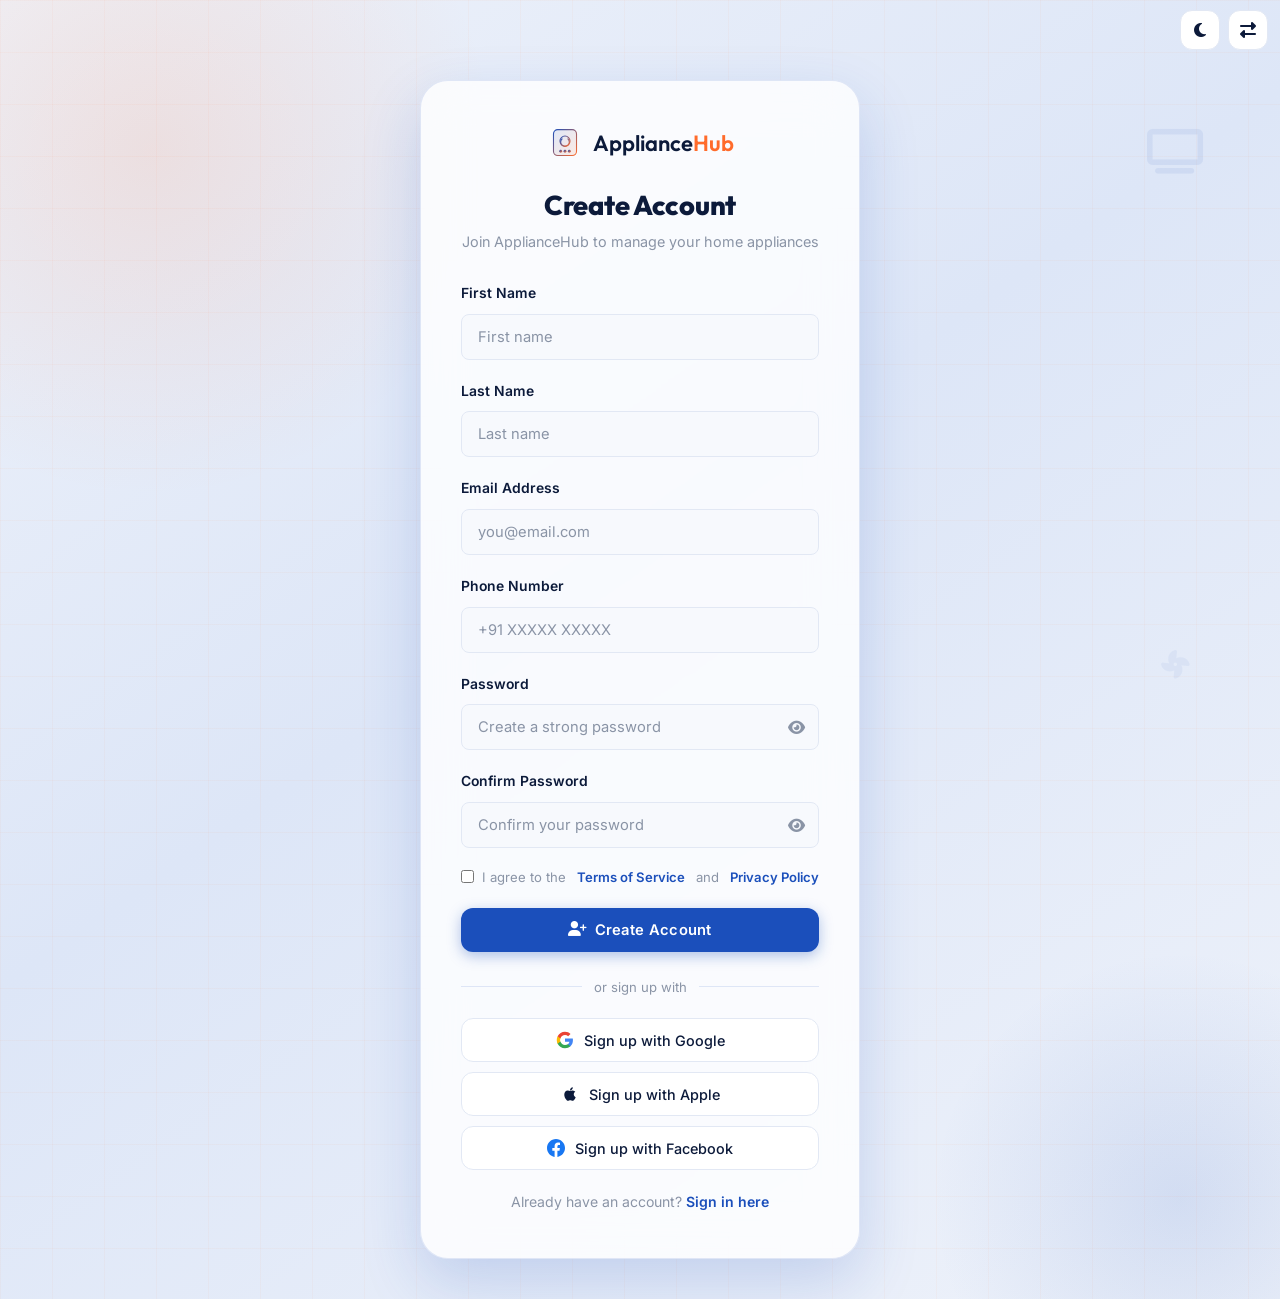
<file: signup.html>
<!DOCTYPE html>
<html lang="en" dir="ltr">
<head>
  <meta charset="UTF-8">
  <meta name="viewport" content="width=device-width, initial-scale=1.0">
  <meta name="description" content="Create your ApplianceHub account — Register to track appliances, manage warranties, and book services faster.">
  <title>Sign Up | ApplianceHub</title>
  <link rel="icon" href="data:image/svg+xml,%3Csvg xmlns='http://www.w3.org/2000/svg' viewBox='0 0 100 100'%3E%3Crect x='18' y='10' width='64' height='72' rx='12' fill='%231B4FBB' opacity='0.15' stroke='%231B4FBB' stroke-width='3'/%3E%3Ccircle cx='50' cy='42' r='14' stroke='%23FF6B2B' stroke-width='3' fill='none'/%3E%3Cpath d='M50 30 L50 38' stroke='%23FF6B2B' stroke-width='4' stroke-linecap='round'/%3E%3C/svg%3E">
  <link rel="stylesheet" href="https://cdnjs.cloudflare.com/ajax/libs/font-awesome/6.5.1/css/all.min.css">
  <link rel="stylesheet" href="style.css">
</head>
<body>

<div class="auth-page" id="signup-page">

  <!-- Top-right controls -->
  <div class="auth-top-icons">
    <button class="icon-btn dark-toggle" id="signup-dark-toggle" title="Toggle Dark Mode" aria-label="Toggle dark mode"><i class="fas fa-moon"></i></button>
    <button class="icon-btn rtl-toggle" id="signup-rtl-toggle" title="Toggle RTL" aria-label="Toggle RTL direction"><i class="fas fa-exchange-alt"></i></button>
  </div>

  <!-- Decorative background -->
  <div style="position:absolute;inset:0;pointer-events:none;overflow:hidden;">
    <div style="position:absolute;width:700px;height:700px;border-radius:50%;background:radial-gradient(circle,rgba(255,107,43,0.12) 0%,transparent 70%);top:-200px;left:-200px;"></div>
    <div style="position:absolute;width:500px;height:500px;border-radius:50%;background:radial-gradient(circle,rgba(27,79,187,0.12) 0%,transparent 70%);bottom:-150px;right:-150px;"></div>
    <div style="position:absolute;inset:0;background-image:linear-gradient(rgba(255,107,43,0.04) 1px,transparent 1px),linear-gradient(90deg,rgba(255,107,43,0.04) 1px,transparent 1px);background-size:52px 52px;"></div>
    <!-- Floating icons -->
    <div style="position:absolute;top:10%;right:6%;opacity:0.07;animation:float 7s ease-in-out infinite;"><i class="fas fa-tv" style="font-size:2.8rem;color:var(--primary);"></i></div>
    <div style="position:absolute;bottom:15%;left:5%;opacity:0.06;animation:float 9s ease-in-out infinite 2s;"><i class="fas fa-refrigerator" style="font-size:3rem;color:var(--secondary);"></i></div>
    <div style="position:absolute;top:50%;right:7%;opacity:0.05;animation:float 6s ease-in-out infinite 1s;"><i class="fas fa-fan" style="font-size:1.8rem;color:var(--primary);"></i></div>
  </div>

  <!-- Auth Card -->
  <div class="auth-card animate-on-scroll zoom-in" id="signup-card">
    <!-- Logo -->
    <a href="index.html" class="auth-logo" id="signup-logo" aria-label="ApplianceHub - Home">
      <svg width="36" height="36" viewBox="0 0 100 100" fill="none" xmlns="http://www.w3.org/2000/svg">
        <defs>
          <linearGradient id="signupGrad" x1="0%" y1="0%" x2="100%" y2="100%">
            <stop offset="0%" stop-color="var(--logo-primary)"/>
            <stop offset="100%" stop-color="var(--logo-secondary)"/>
          </linearGradient>
        </defs>
        <rect x="18" y="10" width="64" height="72" rx="12" fill="url(#signupGrad)" fill-opacity="0.12" stroke="url(#signupGrad)" stroke-width="3"/>
        <circle cx="50" cy="42" r="14" stroke="url(#signupGrad)" stroke-width="3" fill="none"/>
        <path d="M50 30 L50 38" stroke="url(#signupGrad)" stroke-width="4" stroke-linecap="round"/>
        <path d="M42 36 A12 12 0 1 0 58 36" stroke="url(#signupGrad)" stroke-width="3" fill="none" stroke-linecap="round"/>
        <circle cx="38" cy="70" r="4" fill="url(#signupGrad)"/>
        <circle cx="50" cy="70" r="4" fill="url(#signupGrad)"/>
        <circle cx="62" cy="70" r="4" fill="url(#signupGrad)"/>
      </svg>
      <span class="auth-logo-text">Appliance<span>Hub</span></span>
    </a>

    <h1 class="auth-title">Create Account</h1>
    <p class="auth-subtitle">Join ApplianceHub to manage your home appliances</p>

    <form class="auth-form" id="signup-form" onsubmit="event.preventDefault();window.location.href='index.html';">
      <div class="form-group">
        <label class="form-label" for="su-first">First Name</label>
        <input type="text" id="su-first" class="form-input" placeholder="First name" required>
      </div>
      <div class="form-group">
        <label class="form-label" for="su-last">Last Name</label>
        <input type="text" id="su-last" class="form-input" placeholder="Last name" required>
      </div>
      <div class="form-group">
        <label class="form-label" for="su-email">Email Address</label>
        <input type="email" id="su-email" class="form-input" placeholder="you@email.com" required>
      </div>
      <div class="form-group">
        <label class="form-label" for="su-phone">Phone Number</label>
        <input type="tel" id="su-phone" class="form-input" placeholder="+91 XXXXX XXXXX" required>
      </div>
      <div class="form-group">
        <label class="form-label" for="su-password">Password</label>
        <div class="input-wrapper">
          <input type="password" id="su-password" class="form-input" placeholder="Create a strong password" required>
          <button type="button" class="toggle-password" aria-label="Toggle password visibility"><i class="fa-solid fa-eye"></i></button>
        </div>
      </div>
      <div class="form-group">
        <label class="form-label" for="su-confirm">Confirm Password</label>
        <div class="input-wrapper">
          <input type="password" id="su-confirm" class="form-input" placeholder="Confirm your password" required>
          <button type="button" class="toggle-password" aria-label="Toggle confirm password visibility"><i class="fa-solid fa-eye"></i></button>
        </div>
      </div>
      <div style="margin-bottom:20px;">
        <label style="display:flex;align-items:flex-start;gap:8px;cursor:pointer;font-size:0.82rem;color:var(--text-auth-muted);line-height:1.5;">
          <input type="checkbox" id="su-terms" style="accent-color:var(--primary);margin-top:2px;" required>
          I agree to the <a href="#" style="color:var(--primary);font-weight:600;margin:0 3px;">Terms of Service</a> and <a href="#" style="color:var(--primary);font-weight:600;margin-left:3px;">Privacy Policy</a>
        </label>
      </div>
      <button type="submit" class="btn btn-primary btn-full btn-shine" id="signup-submit-btn" style="margin-bottom:4px;">
        <i class="fas fa-user-plus"></i> Create Account
      </button>
    </form>

    <div class="auth-divider">or sign up with</div>

    <div style="display:flex;flex-direction:column;gap:10px;">
      <!-- Google -->
      <button class="btn-social" id="signup-google">
        <svg width="18" height="18" viewBox="0 0 24 24"><path d="M22.56 12.25c0-.78-.07-1.53-.2-2.25H12v4.26h5.92a5.06 5.06 0 01-2.2 3.32v2.77h3.57c2.08-1.92 3.28-4.74 3.28-8.1z" fill="#4285F4"/><path d="M12 23c2.97 0 5.46-.98 7.28-2.66l-3.57-2.77c-.98.66-2.23 1.06-3.71 1.06-2.86 0-5.29-1.93-6.16-4.53H2.18v2.84C3.99 20.53 7.7 23 12 23z" fill="#34A853"/><path d="M5.84 14.09c-.22-.66-.35-1.36-.35-2.09s.13-1.43.35-2.09V7.07H2.18C1.43 8.55 1 10.22 1 12s.43 3.45 1.18 4.93l2.85-2.22.81-.62z" fill="#FBBC05"/><path d="M12 5.38c1.62 0 3.06.56 4.21 1.64l3.15-3.15C17.45 2.09 14.97 1 12 1 7.7 1 3.99 3.47 2.18 7.07l3.66 2.84c.87-2.6 3.3-4.53 6.16-4.53z" fill="#EA4335"/></svg>
        Sign up with Google
      </button>
      <!-- Apple -->
      <button class="btn-social" id="signup-apple">
        <svg width="18" height="18" viewBox="0 0 24 24" fill="currentColor"><path d="M17.05 20.28c-.98.95-2.05.88-3.08.4-1.09-.5-2.08-.48-3.24 0-1.44.62-2.2.44-3.06-.4C2.79 15.25 3.51 7.59 9.05 7.31c1.35.07 2.29.74 3.08.8 1.18-.24 2.31-.93 3.57-.84 1.51.12 2.65.72 3.4 1.8-3.12 1.87-2.38 5.98.48 7.13-.57 1.5-1.31 2.99-2.54 4.09zM12.03 7.25c-.15-2.23 1.66-4.07 3.74-4.25.29 2.58-2.34 4.5-3.74 4.25z"/></svg>
        Sign up with Apple
      </button>
      <!-- Facebook -->
      <button class="btn-social" id="signup-facebook">
        <svg width="18" height="18" viewBox="0 0 24 24" fill="#1877F2"><path d="M24 12.073c0-6.627-5.373-12-12-12s-12 5.373-12 12c0 5.99 4.388 10.954 10.125 11.854v-8.385H7.078v-3.47h3.047V9.43c0-3.007 1.792-4.669 4.533-4.669 1.312 0 2.686.235 2.686.235v2.953H15.83c-1.491 0-1.956.925-1.956 1.874v2.25h3.328l-.532 3.47h-2.796v8.385C19.612 23.027 24 18.062 24 12.073z"/></svg>
        Sign up with Facebook
      </button>
    </div>

    <p class="auth-footer-text">Already have an account? <a href="login.html" id="signup-login-link">Sign in here</a></p>
  </div>
</div>

<style>@keyframes float { 0%,100%{transform:translateY(0);}50%{transform:translateY(-14px);} }</style>
<script src="script.js"></script>
</body>
</html>
</file>
<file: style.css>
/* ============================================================
   ApplianceHub — Home Appliance Store & Service Center
   Global Stylesheet
   Primary: #1B4FBB (Electric Blue) | Secondary: #FF6B2B (Warm Orange)
   ============================================================ */

/* ---------- Google Fonts ---------- */
@import url('https://fonts.googleapis.com/css2?family=Outfit:wght@300;400;500;600;700;800;900&family=Inter:wght@300;400;500;600;700;800&display=swap');

/* ---------- CSS Variables ---------- */
:root {
  --primary:        #1B4FBB;
  --primary-dark:   #1340A0;
  --primary-light:  #2460D6;

  --secondary:      #FF6B2B;
  --secondary-dark: #E05820;
  --secondary-light:#FF8A55;

  --bg:             #F7F9FD;
  --bg-card:        #FFFFFF;
  --bg-alt:         #EEF2FA;
  --bg-dark-section:#1B4FBB;

  --text-heading:   #0C1A3A;
  --text-body:      #4A5568;
  --text-muted:     #8A94A6;
  --text-white:     #FFFFFF;

  --border:         #E2E8F4;
  --border-dark:    rgba(255,255,255,0.12);

  --success:        #22C55E;
  --warning:        #F59E0B;
  --error:          #EF4444;
  --info:           #3B82F6;

  --shadow-sm:      0 1px 3px rgba(27,79,187,0.08), 0 1px 2px rgba(27,79,187,0.04);
  --shadow-md:      0 4px 16px rgba(27,79,187,0.10), 0 2px 6px rgba(27,79,187,0.06);
  --shadow-lg:      0 12px 40px rgba(27,79,187,0.14), 0 4px 12px rgba(27,79,187,0.08);
  --shadow-xl:      0 24px 60px rgba(27,79,187,0.18);

  --radius-xs:      4px;
  --radius-sm:      8px;
  --radius-md:      12px;
  --radius-lg:      20px;
  --radius-xl:      28px;
  --radius-pill:    50px;

  --font-body:      'Inter', sans-serif;
  --font-heading:   'Outfit', sans-serif;

  --transition:     all 0.3s cubic-bezier(0.4, 0, 0.2, 1);
  --transition-fast:all 0.18s ease;

  --container-max:  1240px;
  --container-padding: 24px;
  --btn-radius:     var(--radius-md);
  --brand-logo-size: 22px;
  --brand-logo-weight: 600;
  --nav-height:     60px;

  --logo-primary:   var(--primary);
  --logo-secondary: var(--secondary);

  --bg-auth:        linear-gradient(145deg, #EEF2FA 0%, #DDE6F7 45%, #EEF2FA 100%);
  --bg-auth-card:   rgba(255, 255, 255, 0.80);
  --border-auth-card: rgba(27, 79, 187, 0.12);
  --text-auth-muted: var(--text-muted);
}

/* ---------- Dark Mode ---------- */
[data-theme="dark"] {
  --primary:        #4D82F3;
  --bg:             #0A0F1C;
  --bg-card:        #111827;
  --bg-alt:         #151E30;
  --bg-dark-section:#070C18;

  --secondary:      #FF8A55;
  --secondary-dark: #FF6B2B;
  --secondary-light:#FFAA80;

  --text-heading:   #EDF2FF;
  --text-body:      #A8B4CC;
  --text-muted:     #5A6680;

  --border:         rgba(255,255,255,0.10);
  --shadow-sm:      0 1px 3px rgba(0,0,0,0.4);
  --shadow-md:      0 4px 16px rgba(0,0,0,0.5);
  --shadow-lg:      0 12px 40px rgba(0,0,0,0.6);

  --logo-primary:   #7B9FD4;
  --logo-secondary: var(--secondary);

  --bg-auth:        linear-gradient(145deg, #070C18 0%, #0F1A2E 45%, #0A0F1C 100%);
  --bg-auth-card:   rgba(255, 255, 255, 0.04);
  --border-auth-card: rgba(255, 255, 255, 0.10);
  --text-auth-muted: rgba(255, 255, 255, 0.5);
}

/* ---------- Reset ---------- */
*, *::before, *::after { box-sizing: border-box; margin: 0; padding: 0; }
html { scroll-behavior: smooth; font-size: 16px; overflow-x: hidden; }
body {
  font-family: var(--font-body);
  background: var(--bg);
  color: var(--text-body);
  line-height: 1.7;
  -webkit-font-smoothing: antialiased;
  transition: background 0.35s ease, color 0.35s ease;
  overflow-x: hidden;
}
img { max-width: 100%; height: auto; display: block; }
a { text-decoration: none; color: inherit; transition: var(--transition); }
ul, ol { list-style: none; }
button { cursor: pointer; border: none; background: none; font-family: inherit; }
input, textarea, select { font-family: inherit; }

/* ---------- Container ---------- */
.container {
  max-width: var(--container-max);
  margin: 0 auto;
  padding: 0 var(--container-padding);
}
@media (max-width: 768px) {
  :root {
    --container-padding: 16px;
  }
  .container { padding: 0 var(--container-padding); }
}

/* ---------- Typography ---------- */
h1, h2, h3, h4, h5, h6 {
  font-family: var(--font-heading);
  color: var(--text-heading);
  line-height: 1.2;
  letter-spacing: -0.01em;
}
h1 { font-size: clamp(2.4rem, 4.5vw, 3.8rem); font-weight: 600; margin-bottom: 18px; line-height: 1.15; }
h2 { font-size: clamp(1.8rem, 3.2vw, 2.6rem); font-weight: 600; margin-bottom: 16px; line-height: 1.2; }
h3 { font-size: clamp(1.3rem, 2.2vw, 1.65rem); font-weight: 600; margin-bottom: 14px; line-height: 1.25; }
h4 { font-size: 1.15rem; font-weight: 600; margin-bottom: 10px; line-height: 1.3; }
h5 { font-size: 1.02rem; font-weight: 550; margin-bottom: 8px; line-height: 1.35; }
h6 { font-size: 0.92rem; font-weight: 500; margin-bottom: 6px; line-height: 1.4; }
p  { font-size: 1rem; color: var(--text-body); line-height: 1.7; font-weight: 400; }

/* ---------- Section Layout ---------- */
.section { padding: 90px 0; }
.section-sm { padding: 60px 0; }
.section-alt { background: var(--bg-alt); }
.section-dark {
  background: var(--primary);
  color: var(--text-white);
}
[data-theme="dark"] .section-dark { background: #070C18; }

.section-header { text-align: center; margin-bottom: 56px; }
.section-header h2 { margin-bottom: 16px; }
.section-header p { max-width: 600px; margin: 0 auto; font-size: 1.05rem; font-weight: 500; color: var(--text-body); }
.section-dark .section-header h2 { color: #fff; }
.section-dark .section-header p { color: rgba(255,255,255,0.7); }

/* ---------- Section Label ---------- */
.section-label {
  display: inline-flex;
  align-items: center;
  gap: 8px;
  background: rgba(255,107,43,0.12);
  border: 1px solid rgba(255,107,43,0.3);
  border-radius: var(--radius-pill);
  padding: 6px 18px;
  font-size: 0.72rem;
  font-weight: 700;
  letter-spacing: 0.15em;
  text-transform: uppercase;
  color: var(--secondary);
  margin-bottom: 18px;
}
.section-dark .section-label {
  background: rgba(255,107,43,0.15);
  border-color: rgba(255,107,43,0.35);
}

/* ---------- Grid Utilities ---------- */
.grid-2 { display: grid; grid-template-columns: repeat(2, 1fr); gap: 28px; }
.grid-3 { display: grid; grid-template-columns: repeat(3, 1fr); gap: 28px; }
.grid-4 { display: grid; grid-template-columns: repeat(4, 1fr); gap: 24px; }

@media (max-width: 1024px) {
  .grid-4 { grid-template-columns: repeat(2, 1fr); }
}
@media (max-width: 768px) {
  .grid-2 { grid-template-columns: 1fr; }
  .grid-3 { grid-template-columns: 1fr; }
  .grid-4 { grid-template-columns: repeat(2, 1fr); }
}
@media (max-width: 480px) {
  .grid-4 { grid-template-columns: 1fr; }
}

/* ============================================================
   BUTTONS
   ============================================================ */
.btn {
  display: inline-flex;
  align-items: center;
  justify-content: center;
  gap: 8px;
  padding: 13px 28px;
  border-radius: var(--btn-radius);
  font-family: var(--font-body);
  font-size: 0.92rem;
  font-weight: 600;
  letter-spacing: 0.02em;
  transition: var(--transition);
  white-space: nowrap;
  position: relative;
  overflow: hidden;
}
.btn::after {
  content: '';
  position: absolute;
  inset: 0;
  background: rgba(255,255,255,0);
  transition: background 0.25s ease;
}
.btn:hover::after { background: rgba(255,255,255,0.08); }

/* Primary Button */
.btn-primary {
  background: var(--primary);
  color: #fff;
  box-shadow: 0 4px 14px rgba(27,79,187,0.35);
}
.btn-primary:hover {
  background: var(--primary-light);
  box-shadow: 0 6px 20px rgba(27,79,187,0.45);
  transform: translateY(-1px);
}

/* Secondary Button */
.btn-secondary {
  background: transparent;
  color: var(--primary);
  border: 2px solid var(--primary);
}
.btn-secondary:hover {
  background: var(--primary);
  color: #fff;
  transform: translateY(-1px);
}
[data-theme="dark"] .btn-secondary {
  color: #fff;
  border-color: rgba(255,255,255,0.3);
}
[data-theme="dark"] .btn-secondary:hover {
  background: rgba(255,255,255,0.1);
  border-color: rgba(255,255,255,0.5);
}

/* Orange CTA Button */
.btn-orange,
.btn-orange *,
a.btn-orange,
a.btn-orange * {
  color: #ffffff !important;
}
.btn-orange {
  background: var(--secondary);
  box-shadow: 0 4px 14px rgba(255,107,43,0.4);
}
.btn-orange:hover {
  background: var(--secondary-dark);
  color: #ffffff !important;
  box-shadow: 0 6px 20px rgba(255,107,43,0.5);
  transform: translateY(-1px);
}

/* Outline Orange */
.btn-outline-orange {
  background: transparent;
  color: var(--secondary);
  border: 2px solid var(--secondary);
}
.btn-outline-orange:hover {
  background: var(--secondary);
  color: #fff;
  transform: translateY(-1px);
}

/* White Button */
.btn-white {
  background: #fff;
  color: var(--primary);
  box-shadow: var(--shadow-md);
}
.btn-white:hover { transform: translateY(-2px); box-shadow: var(--shadow-lg); }

/* Outline White */
.btn-outline-white {
  background: transparent;
  color: #fff;
  border: 2px solid rgba(255,255,255,0.6);
}
.btn-outline-white:hover {
  background: rgba(255,255,255,0.15);
  border-color: #fff;
}

.btn-sm { padding: 9px 20px; font-size: 0.84rem; }
.btn-lg { padding: 16px 36px; font-size: 1rem; }
.btn-full { width: 100%; }

/* Shine animation */
.btn-shine::before {
  content: '';
  position: absolute;
  top: 0; left: -75%;
  width: 50%; height: 100%;
  background: linear-gradient(90deg, transparent, rgba(255,255,255,0.2), transparent);
  transform: skewX(-15deg);
  transition: left 0.5s ease;
}
.btn-shine:hover::before { left: 125%; }

/* ---------- Icon Button ---------- */
.icon-btn {
  width: 40px; height: 40px;
  border-radius: var(--btn-radius);
  display: flex; align-items: center; justify-content: center;
  font-size: 1rem;
  color: var(--text-heading);
  background: var(--bg-card);
  border: 1px solid var(--border);
  transition: var(--transition);
  flex-shrink: 0;
}
.icon-btn:hover {
  background: var(--primary);
  color: #fff;
  border-color: var(--primary);
}

/* ============================================================
   NAVBAR
   ============================================================ */
#navbar {
  position: fixed;
  top: 0; left: 0; right: 0;
  height: var(--nav-height);
  background: rgba(247,249,253,0.92);
  backdrop-filter: blur(20px);
  -webkit-backdrop-filter: blur(20px);
  border-bottom: 1px solid var(--border);
  z-index: 1000;
  transition: var(--transition);
}
[data-theme="dark"] #navbar {
  background: rgba(10,15,28,0.92);
  border-bottom-color: var(--border);
}
#navbar.scrolled {
  box-shadow: var(--shadow-md);
}
#navbar.nav-hidden {
  transform: translateY(-100%);
}
.nav-inner {
  display: flex;
  align-items: center;
  justify-content: space-between;
  height: var(--nav-height);
  gap: 16px;
}

/* Logo */
.nav-logo {
  display: flex;
  align-items: center;
  gap: 10px;
  flex-shrink: 0;
  text-decoration: none;
}
.nav-logo-text {
  font-family: var(--font-heading);
  font-size: var(--brand-logo-size);
  font-weight: var(--brand-logo-weight);
  color: var(--text-heading);
  letter-spacing: 0.01em;
}
.nav-logo-text span { color: var(--secondary); }

/* Nav Links */
.nav-links {
  display: flex;
  align-items: center;
  gap: 4px;
}
.nav-link {
  padding: 8px 14px;
  font-size: 0.9rem;
  font-weight: 500;
  color: var(--text-body);
  border-radius: var(--radius-sm);
  transition: var(--transition);
  position: relative;
}
.nav-link:hover,
.nav-link.active {
  color: var(--primary);
  background: rgba(27,79,187,0.08);
}
[data-theme="dark"] .nav-link:hover,
[data-theme="dark"] .nav-link.active {
  color: #fff;
  background: rgba(255,255,255,0.08);
}
.nav-link.active::after {
  content: '';
  position: absolute;
  bottom: 2px; left: 50%;
  transform: translateX(-50%);
  width: 18px; height: 2px;
  background: var(--secondary);
  border-radius: 2px;
}

/* Nav Actions */
.nav-actions {
  display: flex;
  align-items: center;
  gap: 10px;
}

/* Hamburger */
.nav-hamburger {
  display: none;
  flex-direction: column;
  gap: 5px;
  padding: 6px;
  border-radius: var(--radius-sm);
  transition: var(--transition);
  width: 40px; height: 40px;
  align-items: center; justify-content: center;
  background: var(--bg-card);
  border: 1px solid var(--border);
}
.nav-hamburger span {
  display: block;
  width: 20px; height: 2px;
  background: var(--text-heading);
  border-radius: 2px;
  transition: var(--transition);
  transform-origin: center;
}
.nav-hamburger.open span:nth-child(1) { transform: translateY(7px) rotate(45deg); }
.nav-hamburger.open span:nth-child(2) { opacity: 0; transform: scaleX(0); }
.nav-hamburger.open span:nth-child(3) { transform: translateY(-7px) rotate(-45deg); }

/* Mobile Nav */
.nav-mobile {
  display: none;
  position: fixed;
  top: var(--nav-height);
  left: 0; right: 0;
  background: var(--bg-card);
  border-bottom: 1px solid var(--border);
  padding: 16px;
  flex-direction: column;
  gap: 4px;
  z-index: 999;
  transform: translateY(-10px);
  opacity: 0;
  pointer-events: none;
  transition: var(--transition);
  box-shadow: var(--shadow-lg);
}
.nav-mobile.open {
  display: flex;
  transform: translateY(0);
  opacity: 1;
  pointer-events: all;
}
.nav-mobile a {
  padding: 12px 16px;
  font-size: 0.95rem;
  font-weight: 500;
  color: var(--text-body);
  border-radius: var(--radius-sm);
  transition: var(--transition);
}
.nav-mobile a:hover,
.nav-mobile a.active {
  background: rgba(27,79,187,0.08);
  color: var(--primary);
}
.nav-mobile-actions {
  padding-top: 12px;
  border-top: 1px solid var(--border);
  margin-top: 8px;
  display: flex;
  flex-direction: column;
  gap: 8px;
}

@media (max-width: 1024px) {
  .nav-links { gap: 2px; }
  .nav-link { padding: 8px 10px; font-size: 0.86rem; }
}
@media (max-width: 768px) {
  .nav-links { display: none; }
  .nav-hamburger { display: flex; }
  .nav-actions #nav-dark-toggle,
  .nav-actions #nav-rtl-toggle,
  .nav-actions #nav-signin,
  .nav-actions #nav-book {
    display: none !important;
  }
}

/* ============================================================
   FOOTER
   ============================================================ */
#footer {
  background: #0C1A3A;
  color: rgba(255,255,255,0.7);
  padding-top: 64px;
}
[data-theme="dark"] #footer { background: #050A14; }

.footer-top {
  display: grid;
  grid-template-columns: 1.8fr 1fr 1fr 1.4fr;
  gap: 48px;
  padding-bottom: 48px;
}
.footer-brand-logo {
  display: inline-flex;
  align-items: center;
  gap: 10px;
  margin-bottom: 16px;
  text-decoration: none;
}
.footer-brand-name {
  font-family: var(--font-heading);
  font-size: var(--brand-logo-size);
  font-weight: var(--brand-logo-weight);
  color: #fff;
}
.footer-brand-name span { color: var(--secondary); }
.footer-desc {
  color: rgba(255,255,255,0.55);
  font-size: 0.88rem;
  line-height: 1.8;
  margin-bottom: 24px;
}
.footer-social {
  display: flex;
  gap: 10px;
}
.footer-social a {
  width: 38px; height: 38px;
  border-radius: var(--radius-sm);
  display: flex; align-items: center; justify-content: center;
  background: rgba(255,255,255,0.07);
  color: rgba(255,255,255,0.6);
  font-size: 0.9rem;
  transition: var(--transition);
  border: 1px solid rgba(255,255,255,0.08);
}
.footer-social a:hover {
  background: var(--secondary);
  color: #fff;
  border-color: var(--secondary);
  transform: translateY(-2px);
}
.footer-col h4 {
  font-family: var(--font-heading);
  color: #fff;
  font-size: 1rem;
  font-weight: 700;
  margin-bottom: 20px;
  letter-spacing: 0.02em;
}
.footer-links {
  display: flex;
  flex-direction: column;
  gap: 10px;
}
.footer-links a {
  color: rgba(255,255,255,0.55);
  font-size: 0.88rem;
  transition: var(--transition);
}
.footer-links a:hover {
  color: var(--secondary);
  padding-left: 4px;
}
.footer-newsletter h4 {
  font-family: var(--font-heading);
  color: #fff;
  font-size: 1rem;
  font-weight: 700;
  margin-bottom: 10px;
}
.footer-newsletter p {
  color: rgba(255,255,255,0.55);
  font-size: 0.85rem;
  line-height: 1.7;
  margin-bottom: 16px;
}
.footer-newsletter .form-input {
  background: rgba(255,255,255,0.07);
  border: 1px solid rgba(255,255,255,0.12);
  color: #fff;
  border-radius: var(--radius-sm);
  padding: 11px 16px;
  width: 100%;
  font-size: 0.88rem;
  transition: var(--transition);
}
.footer-newsletter .form-input::placeholder { color: rgba(255,255,255,0.35); }
.footer-newsletter .form-input:focus {
  outline: none;
  border-color: var(--secondary);
  background: rgba(255,255,255,0.10);
}
.footer-bottom {
  border-top: 1px solid rgba(255,255,255,0.08);
  padding: 24px 0;
  display: flex;
  align-items: center;
  justify-content: space-between;
  flex-wrap: wrap;
  gap: 12px;
  font-size: 0.82rem;
  color: rgba(255,255,255,0.4);
}
.footer-bottom a {
  color: rgba(255,255,255,0.4);
  transition: color 0.3s;
}
.footer-bottom a:hover { color: var(--secondary); }

@media (max-width: 1024px) {
  .footer-top { grid-template-columns: 1fr 1fr; gap: 32px; }
}
@media (max-width: 768px) {
  .footer-top { grid-template-columns: 1fr; gap: 28px; }
  .footer-bottom { flex-direction: column; text-align: center; }
}

/* ============================================================
   CARDS
   ============================================================ */
.card {
  background: var(--bg-card);
  border-radius: var(--radius-md);
  border: 1px solid var(--border);
  overflow: hidden;
  transition: var(--transition);
  box-shadow: var(--shadow-sm);
}
.card:hover {
  box-shadow: var(--shadow-lg);
  transform: translateY(-4px);
  border-color: rgba(27,79,187,0.2);
}
.card-body { padding: 24px; }
.card-img {
  width: 100%;
  aspect-ratio: 4/3;
  object-fit: cover;
}

/* Category Card */
.cat-card {
  background: var(--bg-card);
  border-radius: var(--radius-md);
  border: 1px solid var(--border);
  overflow: hidden;
  transition: var(--transition);
  box-shadow: var(--shadow-sm);
  text-align: center;
  cursor: pointer;
}
.cat-card:hover {
  box-shadow: var(--shadow-lg);
  transform: translateY(-4px);
  border-color: var(--primary);
}
.cat-card-img {
  width: 100%;
  aspect-ratio: 4/3;
  object-fit: cover;
  transition: transform 0.4s ease;
}
.cat-card:hover .cat-card-img { transform: scale(1.05); }
.cat-card-body { padding: 18px; }
.cat-card-body h3 { font-size: 1.1rem; margin-bottom: 6px; }
.cat-card-body p { font-size: 0.85rem; color: var(--text-muted); }

/* Feature Card */
.feature-card {
  background: var(--bg-card);
  border-radius: var(--radius-md);
  border: 1px solid var(--border);
  padding: 32px 28px;
  transition: var(--transition);
  text-align: center;
}
.feature-card:hover {
  box-shadow: var(--shadow-md);
  transform: translateY(-3px);
  border-color: rgba(27,79,187,0.2);
}
.feature-icon {
  width: 64px; height: 64px;
  border-radius: var(--radius-md);
  display: flex; align-items: center; justify-content: center;
  margin: 0 auto 20px;
  font-size: 1.6rem;
  background: rgba(27,79,187,0.10);
  color: var(--primary);
  transition: var(--transition);
}
.feature-card:hover .feature-icon {
  background: var(--primary);
  color: #fff;
}
.feature-icon.orange {
  background: rgba(255,107,43,0.10);
  color: var(--secondary);
}
.feature-card:hover .feature-icon.orange {
  background: var(--secondary);
  color: #fff;
}

/* Stat Card */
.stat-card {
  background: var(--bg-card);
  border-radius: var(--radius-md);
  border: 1px solid var(--border);
  padding: 28px 24px;
  text-align: center;
}
.stat-number {
  font-family: var(--font-heading);
  font-size: 2.6rem;
  font-weight: 800;
  color: var(--primary);
  line-height: 1;
  margin-bottom: 8px;
}
.stat-label { font-size: 0.9rem; color: var(--text-muted); font-weight: 500; }

/* Pricing Cards */
.pricing-card {
  background: var(--bg-card);
  border-radius: var(--radius-lg);
  border: 2px solid var(--border);
  padding: 36px 32px;
  text-align: center;
  transition: var(--transition);
  position: relative;
}
.pricing-card.popular {
  border-color: var(--primary);
  box-shadow: 0 8px 40px rgba(27,79,187,0.15);
}
.pricing-card:hover { transform: translateY(-4px); }
.popular-badge {
  position: absolute;
  top: -14px;
  left: 50%;
  transform: translateX(-50%);
  background: var(--primary);
  color: #fff;
  font-size: 0.72rem;
  font-weight: 700;
  letter-spacing: 0.1em;
  text-transform: uppercase;
  padding: 5px 20px;
  border-radius: var(--radius-pill);
}
.pricing-price {
  font-family: var(--font-heading);
  font-size: 3rem;
  font-weight: 800;
  color: var(--text-heading);
  line-height: 1;
  margin: 16px 0 4px;
}
.pricing-price sup { font-size: 1.4rem; vertical-align: super; }
.pricing-features {
  list-style: none;
  text-align: left;
  margin: 28px 0;
  display: flex;
  flex-direction: column;
  gap: 12px;
}
.pricing-features li {
  display: flex;
  align-items: center;
  gap: 10px;
  font-size: 0.9rem;
  color: var(--text-body);
}
.pricing-features li i { color: var(--success); font-size: 0.85rem; }
.pricing-features li.disabled { color: var(--text-muted); }
.pricing-features li.disabled i { color: var(--text-muted); }

/* Testimonial Card */
.testimonial-card {
  background: var(--bg-card);
  border-radius: var(--radius-md);
  border: 1px solid var(--border);
  padding: 28px;
  transition: var(--transition);
}
.testimonial-card:hover { box-shadow: var(--shadow-md); transform: translateY(-3px); }
.testimonial-stars { color: #F59E0B; font-size: 0.85rem; letter-spacing: 2px; margin-bottom: 14px; }
.testimonial-text { font-size: 0.92rem; line-height: 1.8; color: var(--text-body); margin-bottom: 20px; font-style: italic; }
.testimonial-author { display: flex; align-items: center; gap: 12px; }
.testimonial-avatar {
  width: 48px; height: 48px; border-radius: 50%;
  object-fit: cover;
  border: 2px solid var(--secondary);
  flex-shrink: 0;
  box-shadow: 0 2px 8px rgba(0,0,0,0.25);
}
.testimonial-name { font-weight: 600; color: var(--text-heading); font-size: 0.92rem; }
.testimonial-role { font-size: 0.8rem; color: var(--text-muted); }

/* Brand Card */
.brand-card {
  background: var(--bg-card);
  border-radius: var(--radius-md);
  border: 1px solid var(--border);
  padding: 24px 20px;
  text-align: center;
  transition: var(--transition);
  display: flex;
  align-items: center;
  justify-content: center;
  flex-direction: column;
  gap: 10px;
  min-height: 120px;
}
.brand-card:hover {
  box-shadow: var(--shadow-md);
  border-color: var(--primary);
  transform: translateY(-2px);
}
.brand-logo-img {
  height: 42px;
  max-width: 150px;
  width: auto;
  object-fit: contain;
  margin-bottom: 4px;
  transition: transform 0.3s ease;
}
.brand-card:hover .brand-logo-img {
  transform: scale(1.08);
}
[data-theme="dark"] #brand-sony .brand-logo-img,
[data-theme="dark"] #brand-bosch .brand-logo-img {
  filter: brightness(0) invert(1);
}
.brand-name {
  font-family: var(--font-heading);
  font-size: 1.1rem;
  font-weight: 700;
  color: var(--text-heading);
}

/* ============================================================
   HOW IT WORKS PROCESS STEP TIMELINE
   ============================================================ */
.how-it-works {
  display: grid;
  grid-template-columns: repeat(4, 1fr);
  gap: 28px;
  position: relative;
  margin-top: 20px;
}

/* Horizontal track line drawn as a single background bar */
.how-it-works::before {
  content: '';
  position: absolute;
  top: 60px; /* center of .how-num (60px circle) */
  left: calc(12.5%);   /* center of 1st column */
  right: calc(12.5%); /* center of 4th column */
  height: 3px;
  background: rgba(255, 255, 255, 0.45);
  box-shadow: 0 0 8px rgba(255, 255, 255, 0.3);
  border-radius: 4px;
  z-index: 0;
}

.section-alt .how-it-works::before,
.section-light .how-it-works::before,
[data-theme="light"] .section-alt .how-it-works::before {
  background: linear-gradient(90deg, var(--secondary) 0%, rgba(27, 79, 187, 0.5) 100%);
  box-shadow: none;
}

.how-step {
  position: relative;
  text-align: center;
  z-index: 1;
}

/* Remove old per-step pseudo-element lines */
.how-step:not(:last-child)::after {
  content: none;
}

.how-num {
  width: 60px;
  height: 60px;
  border-radius: 50%;
  background: linear-gradient(135deg, var(--secondary) 0%, #FF8F50 100%);
  color: #ffffff;
  font-family: var(--font-heading);
  font-size: 1.45rem;
  font-weight: 600;
  display: flex;
  align-items: center;
  justify-content: center;
  margin: 0 auto 20px;
  box-shadow: 0 8px 24px rgba(255, 107, 43, 0.4);
  position: relative;
  z-index: 2; /* sits above the track line */
}

@media (max-width: 900px) {
  .how-it-works {
    grid-template-columns: repeat(2, 1fr);
    gap: 36px 24px;
  }
  .how-it-works::before {
    display: none;
  }
}
@media (max-width: 580px) {
  .how-it-works {
    grid-template-columns: 1fr;
    gap: 32px;
  }
}


/* ============================================================
   FORMS
   ============================================================ */
.form-group { margin-bottom: 20px; }
.form-label {
  display: block;
  font-size: 0.87rem;
  font-weight: 600;
  color: var(--text-heading);
  margin-bottom: 8px;
}
.form-input,
.form-select,
.form-textarea {
  width: 100%;
  padding: 13px 16px;
  background: var(--bg);
  border: 1.5px solid var(--border);
  border-radius: var(--radius-sm);
  font-size: 0.92rem;
  color: var(--text-heading);
  transition: var(--transition);
  appearance: none;
}
.form-input:focus,
.form-select:focus,
.form-textarea:focus {
  outline: none;
  border-color: var(--primary);
  background: var(--bg-card);
  box-shadow: 0 0 0 3px rgba(27,79,187,0.12);
}
.form-input::placeholder,
.form-textarea::placeholder { color: var(--text-muted); }
.form-textarea { resize: vertical; min-height: 120px; }

/* Date & Time Input Picker Icon Fix */
input[type="date"],
input[type="time"] {
  color-scheme: dark !important;
  color: var(--text-heading) !important;
}
input[type="date"]::-webkit-calendar-picker-indicator,
input[type="time"]::-webkit-calendar-picker-indicator {
  filter: invert(0.9) sepia(1) saturate(5) hue-rotate(175deg) brightness(2) !important;
  cursor: pointer !important;
  opacity: 1 !important;
  display: inline-block !important;
  width: 22px !important;
  height: 22px !important;
  padding: 2px !important;
  border-radius: 4px !important;
  transition: transform 0.2s ease !important;
}
input[type="date"]::-webkit-calendar-picker-indicator:hover,
input[type="time"]::-webkit-calendar-picker-indicator:hover {
  transform: scale(1.2) !important;
  filter: invert(1) brightness(2.5) !important;
}

[data-theme="light"] input[type="date"],
[data-theme="light"] input[type="time"] {
  color-scheme: light !important;
}
[data-theme="light"] input[type="date"]::-webkit-calendar-picker-indicator,
[data-theme="light"] input[type="time"]::-webkit-calendar-picker-indicator {
  filter: none !important;
}

/* Newsletter Input High Contrast Placeholder */
#home2-email-input,
.newsletter-input {
  background: rgba(255, 255, 255, 0.18) !important;
  border: 1.5px solid rgba(255, 255, 255, 0.4) !important;
  color: #ffffff !important;
}
#home2-email-input::placeholder,
.newsletter-input::placeholder,
#home2-email-input::-webkit-input-placeholder,
.newsletter-input::-webkit-input-placeholder {
  color: rgba(255, 255, 255, 0.88) !important;
  opacity: 1 !important;
  font-weight: 500;
}

/* Input wrapper (for password eye) */
.input-wrapper { position: relative; }
.input-wrapper .form-input { padding-right: 48px; }
.toggle-password {
  position: absolute;
  right: 14px; top: 50%;
  transform: translateY(-50%);
  color: var(--text-muted);
  font-size: 0.95rem;
  transition: color 0.2s;
}
.toggle-password:hover { color: var(--primary); }

/* Service Booking Form */
.booking-form {
  background: var(--bg-card);
  border-radius: var(--radius-lg);
  padding: 40px;
  border: 1px solid var(--border);
  box-shadow: var(--shadow-md);
}
@media (max-width: 768px) { .booking-form { padding: 24px; } }

/* ============================================================
   HERO SECTIONS
   ============================================================ */
.hero {
  padding-top: 0;
  padding-bottom: 0;
  position: relative;
  overflow: hidden;
}

/* ── CINEMATIC HERO ─────────────────────────────────────── */
@keyframes blobFloat {
  0%,100% { transform: translate(0,0) scale(1); }
  33%      { transform: translate(30px,-40px) scale(1.08); }
  66%      { transform: translate(-20px,25px) scale(0.95); }
}
@keyframes heroFadeUp {
  from { opacity:0; transform:translateY(28px); }
  to   { opacity:1; transform:translateY(0); }
}
@keyframes cardFloat {
  0%,100% { transform: translateY(0px); }
  50%      { transform: translateY(-10px); }
}
@keyframes dotPulse {
  0%,100% { opacity:1; transform:scale(1); }
  50%      { opacity:0.5; transform:scale(1.6); }
}
@keyframes scrollBounce {
  0%,100% { transform:translateY(0); opacity:1; }
  50%      { transform:translateY(8px); opacity:0.5; }
}
@keyframes liveDot {
  0%,100% { box-shadow:0 0 0 0 rgba(34,197,94,0.6); }
  70%      { box-shadow:0 0 0 8px rgba(34,197,94,0); }
}

#hero-cinematic {
  min-height: 100vh;
  display: flex;
  flex-direction: column;
  position: relative;
  overflow: hidden;
  background: var(--bg);
  padding-top: var(--nav-height);
}

/* Mesh background */
.hero-mesh {
  position: absolute;
  inset: 0;
  pointer-events: none;
  z-index: 0;
}
.mesh-blob {
  position: absolute;
  border-radius: 50%;
  filter: blur(80px);
  opacity: 0.45;
}
.mesh-blob-1 {
  width: 700px; height: 700px;
  background: radial-gradient(circle, rgba(27,79,187,0.35) 0%, transparent 70%);
  top: -200px; left: -200px;
  animation: blobFloat 18s ease-in-out infinite;
}
.mesh-blob-2 {
  width: 600px; height: 600px;
  background: radial-gradient(circle, rgba(255,107,43,0.25) 0%, transparent 70%);
  bottom: -150px; right: -100px;
  animation: blobFloat 22s ease-in-out infinite 4s;
}
.mesh-blob-3 {
  width: 400px; height: 400px;
  background: radial-gradient(circle, rgba(36,96,214,0.2) 0%, transparent 70%);
  top: 40%; left: 50%;
  animation: blobFloat 14s ease-in-out infinite 8s;
}
.mesh-grid {
  position: absolute;
  inset: 0;
  background-image:
    linear-gradient(rgba(27,79,187,0.05) 1px, transparent 1px),
    linear-gradient(90deg, rgba(27,79,187,0.05) 1px, transparent 1px);
  background-size: 64px 64px;
}
[data-theme="dark"] .mesh-blob-1 { opacity:0.55; }
[data-theme="dark"] .mesh-blob-2 { opacity:0.45; }
[data-theme="dark"] .mesh-grid {
  background-image:
    linear-gradient(rgba(100,140,255,0.06) 1px, transparent 1px),
    linear-gradient(90deg, rgba(100,140,255,0.06) 1px, transparent 1px);
}

/* Inner layout */
.hero-cin-inner {
  position: relative;
  z-index: 1;
  flex: 1;
  display: grid;
  grid-template-columns: 1fr 1fr;
  gap: 60px;
  align-items: center;
  max-width: var(--container-max);
  margin: 0 auto;
  padding: 80px var(--container-padding) 60px;
  width: 100%;
}

/* Content column */
.hero-cin-content { display: flex; flex-direction: column; gap: 0; }

.hero-cin-label {
  display: inline-flex;
  align-items: center;
  gap: 8px;
  padding: 6px 18px;
  background: rgba(27,79,187,0.10);
  border: 1px solid rgba(27,79,187,0.25);
  border-radius: var(--radius-pill);
  font-size: 0.75rem;
  font-weight: 700;
  letter-spacing: 0.12em;
  text-transform: uppercase;
  color: var(--primary);
  margin-bottom: 26px;
  width: fit-content;
}
.hero-cin-dot {
  width: 7px; height: 7px;
  border-radius: 50%;
  background: var(--secondary);
  animation: dotPulse 2s ease-in-out infinite;
  flex-shrink: 0;
}

/* Headline */
.hero-cin-h1 {
  font-family: var(--font-heading);
  font-size: clamp(2.4rem, 4.5vw, 3.8rem);
  font-weight: 600;
  line-height: 1.15;
  color: var(--text-heading);
  margin: 0 0 28px;
  display: flex;
  flex-direction: column;
  gap: 4px;
}
.hero-cin-line {
  display: block;
  font-weight: 600;
  font-size: 1em;
  color: var(--text-heading);
  -webkit-text-fill-color: var(--text-heading);
}
.hero-cin-accent {
  background: linear-gradient(120deg, var(--primary) 0%, var(--secondary) 100%);
  -webkit-background-clip: text;
  -webkit-text-fill-color: transparent;
  background-clip: text;
}
.hero-cin-line-sub {
  font-size: 1em;
  font-weight: 600;
  color: var(--text-heading);
  -webkit-text-fill-color: var(--text-heading);
  background: none;
  letter-spacing: 0.01em;
}

/* Description */
.hero-cin-desc {
  font-size: 1.1rem;
  color: var(--text-body);
  line-height: 1.8;
  margin-bottom: 38px;
  max-width: 480px;
}

/* CTA actions */
.hero-cin-actions {
  display: flex;
  gap: 16px;
  flex-wrap: wrap;
  align-items: center;
  margin-bottom: 40px;
}
.hero-cin-ghost-btn {
  display: inline-flex;
  align-items: center;
  justify-content: center;
  gap: 9px;
  padding: 16px 36px;
  border: 2px solid var(--border);
  border-radius: var(--btn-radius);
  font-size: 1rem;
  font-weight: 600;
  color: var(--text-heading);
  text-decoration: none;
  transition: var(--transition);
  background: transparent;
}
.hero-cin-ghost-btn:hover {
  border-color: var(--primary);
  color: var(--primary);
  background: rgba(27,79,187,0.06);
  transform: translateY(-2px);
}

/* Trust strip */
.hero-cin-trust {
  display: flex;
  align-items: center;
  gap: 0;
  flex-wrap: wrap;
  gap: 4px;
}
.hero-trust-item {
  display: flex;
  align-items: center;
  gap: 7px;
  font-size: 0.82rem;
  font-weight: 600;
  color: var(--text-muted);
  padding: 6px 14px;
  border-radius: var(--radius-pill);
  background: var(--bg-alt);
  border: 1px solid var(--border);
}
.hero-trust-item i { color: var(--primary); }
.hero-trust-sep {
  width: 4px; height: 4px;
  border-radius: 50%;
  background: var(--border);
  margin: 0 4px;
}

/* Visual column */
.hero-cin-visual {
  position: relative;
}

/* Image wrapper without clipping mask */
.hero-cin-img-wrap {
  position: relative;
  border-radius: var(--radius-xl);
  overflow: hidden;
  box-shadow: 0 30px 80px rgba(27,79,187,0.22), 0 8px 24px rgba(0,0,0,0.15);
  border: 1px solid rgba(27,79,187,0.15);
}
.hero-cin-img {
  width: 100%;
  aspect-ratio: 4/3;
  object-fit: cover;
  object-position: center;
  display: block;
}
.hero-cin-img-glow {
  position: absolute;
  bottom: 0; left: 0; right: 0;
  height: 40%;
  background: linear-gradient(to top, rgba(27,79,187,0.35), transparent);
  pointer-events: none;
}

/* Floating stat cards */
.hero-float-card {
  position: absolute;
  background: var(--bg-card);
  border: 1px solid var(--border);
  border-radius: var(--radius-md);
  padding: 14px 18px;
  display: flex;
  align-items: center;
  gap: 12px;
  box-shadow: var(--shadow-lg);
  backdrop-filter: blur(16px);
  -webkit-backdrop-filter: blur(16px);
  z-index: 2;
  white-space: nowrap;
}
[data-theme="dark"] .hero-float-card { background: rgba(17,24,39,0.92); }

.hero-float-card-1 {
  top: -28px; left: -24px;
  animation: cardFloat 4s ease-in-out infinite;
}
.hero-float-card-2 {
  bottom: 60px; left: -36px;
  animation: cardFloat 5s ease-in-out infinite 1s;
}
.hero-float-card-3 {
  top: 30%; right: -28px;
  animation: cardFloat 4.5s ease-in-out infinite 0.5s;
}

.hfc-icon {
  width: 42px; height: 42px;
  border-radius: var(--radius-sm);
  background: rgba(27,79,187,0.12);
  color: var(--primary);
  display: flex; align-items: center; justify-content: center;
  font-size: 1.1rem; flex-shrink: 0;
}
.hfc-icon-orange {
  background: rgba(255,107,43,0.12);
  color: var(--secondary);
}
.hfc-num {
  font-family: var(--font-heading);
  font-size: 1.25rem;
  font-weight: 800;
  color: var(--text-heading);
  line-height: 1;
}
.hfc-label {
  font-size: 0.74rem;
  color: var(--text-muted);
  font-weight: 500;
  margin-top: 3px;
}

/* Live badge */
.hero-live-badge {
  position: absolute;
  top: 20px; right: 20px;
  display: inline-flex;
  align-items: center;
  gap: 9px;
  background: var(--bg-card);
  border: 1px solid var(--border);
  border-radius: var(--radius-pill);
  padding: 8px 16px;
  font-size: 0.78rem;
  font-weight: 700;
  color: var(--text-heading);
  box-shadow: var(--shadow-md);
  backdrop-filter: blur(16px);
  -webkit-backdrop-filter: blur(16px);
  z-index: 3;
}
[data-theme="dark"] .hero-live-badge {
  background: rgba(17,24,39,0.92);
  border-color: rgba(34,197,94,0.3);
}
.hero-live-dot {
  width: 8px; height: 8px;
  border-radius: 50%;
  background: #22C55E;
  box-shadow: 0 0 8px #22C55E;
  animation: liveDot 1.5s ease-in-out infinite;
  flex-shrink: 0;
}

/* Scroll hint */
.hero-scroll-hint {
  position: relative;
  z-index: 1;
  display: flex;
  flex-direction: column;
  align-items: center;
  gap: 8px;
  padding-bottom: 32px;
  color: var(--text-muted);
  font-size: 0.75rem;
  letter-spacing: 0.08em;
  text-transform: uppercase;
}
.hero-scroll-arrow {
  width: 36px; height: 36px;
  border: 1.5px solid var(--border);
  border-radius: 50%;
  display: flex; align-items: center; justify-content: center;
  font-size: 0.85rem;
  color: var(--text-muted);
}

/* ============================================================
   HOME 2 HERO & ABOUT SECTION THEME STYLING
   ============================================================ */
#hero-premium {
  min-height: 100vh;
  padding-top: calc(var(--nav-height) + 32px);
  padding-bottom: 50px;
  position: relative;
  overflow: hidden;
  background: linear-gradient(135deg, #EEF4FD 0%, #E3EDFC 45%, #EEF4FD 100%);
  display: flex;
  align-items: center;
  box-sizing: border-box;
  transition: background 0.35s ease, color 0.35s ease;
}
[data-theme="dark"] #hero-premium {
  background: linear-gradient(135deg, #050E22 0%, #0C1A3A 40%, #0F2050 70%, #080F1E 100%);
}

#home2-about-company {
  padding: 80px 0;
  background: var(--bg-alt);
  position: relative;
  border-bottom: 1px solid var(--border);
  transition: background 0.35s ease;
}
[data-theme="dark"] #home2-about-company {
  background: linear-gradient(180deg, #080F1E 0%, #0C1A3A 100%);
  border-bottom: 1px solid rgba(255,255,255,0.08);
}

/* ── RESPONSIVE ───────────────────────────────────────────── */
@media (max-width: 1024px) {
  .hero-float-card-1 { top: -16px; left: -8px; }
  .hero-float-card-2 { bottom: 48px; left: -8px; }
  .hero-float-card-3 { right: -8px; }
}
@media (max-width: 768px) {
  .hero-cin-inner {
    grid-template-columns: 1fr;
    gap: 48px;
    padding: 48px var(--container-padding) 40px;
    text-align: center;
  }
  .hero-cin-content {
    align-items: center;
    text-align: center;
  }
  .hero-cin-label {
    margin-left: auto;
    margin-right: auto;
  }
  .hero-cin-h1 {
    font-size: clamp(2.2rem, 8vw, 3rem);
    text-align: center;
  }
  .hero-cin-desc {
    font-size: 1rem;
    text-align: center;
    margin-left: auto;
    margin-right: auto;
  }
  .hero-cin-actions {
    flex-direction: column;
    align-items: center;
    justify-content: center;
    width: 100%;
  }
  .hero-cin-actions .btn,
  .hero-cin-actions .hero-cin-ghost-btn {
    width: 100%;
    max-width: 320px;
    justify-content: center;
  }
  .hero-cin-trust {
    justify-content: center;
  }
  .hero-float-card-1 {
    top: -22px;
    left: 10px;
    padding: 10px 14px;
  }
  .hero-float-card-2 { display: none; }
  .hero-float-card-3 {
    right: 10px;
    top: auto;
    bottom: -16px;
    padding: 10px 14px;
  }
  .hero-live-badge {
    top: 12px;
    right: 10px;
    padding: 6px 12px;
    font-size: 0.73rem;
  }
  .hero-scroll-hint { display: none; }
}

@media (max-width: 480px) {
  .hero-float-card-1 {
    top: -20px;
    left: 8px;
    padding: 7px 10px;
    gap: 8px;
  }
  .hero-float-card-1 .hfc-icon {
    width: 32px; height: 32px;
    font-size: 0.85rem;
  }
  .hero-float-card-1 .hfc-num { font-size: 0.95rem; }
  .hero-float-card-1 .hfc-label { font-size: 0.65rem; }

  .hero-float-card-3 { display: none; }

  .hero-live-badge {
    top: 10px;
    right: 8px;
    padding: 5px 10px;
    font-size: 0.7rem;
  }
}

/* ── LEGACY HERO (other pages) ──────────────────────────── */
.hero-split {
  display: grid;
  grid-template-columns: 1fr 1fr;
  gap: 60px;
  align-items: center;
}
.hero-label {
  display: inline-flex;
  align-items: center;
  gap: 8px;
  background: rgba(27,79,187,0.10);
  border: 1px solid rgba(27,79,187,0.2);
  border-radius: var(--radius-pill);
  padding: 6px 16px;
  font-size: 0.75rem;
  font-weight: 700;
  letter-spacing: 0.12em;
  text-transform: uppercase;
  color: var(--primary);
  margin-bottom: 20px;
}
.hero h1 { margin-bottom: 20px; }
.hero-desc { font-size: 1.08rem; color: var(--text-body); margin-bottom: 36px; line-height: 1.8; }
.hero-actions { display: flex; gap: 14px; flex-wrap: wrap; }

.hero-img-wrap {
  position: relative;
  border-radius: var(--radius-xl);
  overflow: hidden;
  box-shadow: var(--shadow-xl);
}
.hero-img {
  width: 100%;
  aspect-ratio: 4/3;
  object-fit: cover;
}
.hero-badge {
  position: absolute;
  bottom: 24px;
  left: 24px;
  background: rgba(255,255,255,0.95);
  backdrop-filter: blur(12px);
  border-radius: var(--radius-md);
  padding: 14px 18px;
  display: flex;
  align-items: center;
  gap: 12px;
  box-shadow: var(--shadow-md);
}
[data-theme="dark"] .hero-badge { background: rgba(17,24,39,0.95); }
.hero-badge-icon {
  width: 42px; height: 42px;
  border-radius: var(--radius-sm);
  background: linear-gradient(135deg, var(--primary), var(--secondary));
  display: flex; align-items: center; justify-content: center;
  color: #fff; font-size: 1.1rem; flex-shrink: 0;
}
.hero-badge-text strong { display: block; font-size: 1.1rem; font-weight: 800; color: var(--text-heading); line-height: 1; }
.hero-badge-text span { font-size: 0.78rem; color: var(--text-muted); }

/* Hero 2 — Full-width dark */
.hero-dark {
  min-height: 100vh;
  display: flex;
  align-items: center;
  justify-content: center;
  text-align: center;
  position: relative;
  overflow: hidden;
  padding-top: var(--nav-height);
  background: linear-gradient(135deg, #0C1A3A 0%, #1B4FBB 50%, #0C1A3A 100%);
}
.hero-dark-bg {
  position: absolute;
  inset: 0;
  object-fit: cover;
  width: 100%;
  height: 100%;
  opacity: 0.18;
}
.hero-dark-overlay {
  position: absolute;
  inset: 0;
  background: linear-gradient(180deg, rgba(12,26,58,0.6) 0%, rgba(12,26,58,0.85) 100%);
}
.hero-dark-content {
  position: relative;
  z-index: 1;
  max-width: 760px;
  padding: 0 var(--container-padding);
}
.hero-dark h1 { color: #fff; margin-bottom: 20px; }
.hero-dark .hero-desc { color: rgba(255,255,255,0.75); }

/* Page Hero Banner */
.page-hero {
  background: linear-gradient(135deg, var(--primary) 0%, var(--primary-dark) 100%);
  padding: calc(var(--nav-height) + 60px) 0 60px;
  text-align: center;
  position: relative;
  overflow: hidden;
}
.page-hero::before {
  content: '';
  position: absolute;
  inset: 0;
  background-image: radial-gradient(circle at 20% 50%, rgba(255,107,43,0.2) 0%, transparent 60%),
                    radial-gradient(circle at 80% 30%, rgba(255,255,255,0.05) 0%, transparent 50%);
}
.page-hero-content { position: relative; z-index: 1; }
.page-hero h1 { color: #fff; margin-bottom: 14px; font-size: clamp(2rem, 4vw, 3rem); }
.page-hero p { color: rgba(255,255,255,0.85); max-width: 540px; margin: 0 auto; text-shadow: 0 2px 4px rgba(0,0,0,0.4); }

/* Dedicated Page Banner Background Images */
#about-hero {
  background: linear-gradient(180deg, rgba(7, 12, 24, 0.72) 0%, rgba(7, 12, 24, 0.88) 100%),
              url('assets/images/banner-about.png') center/cover no-repeat !important;
}
#services-hero-section {
  background: linear-gradient(180deg, rgba(7, 12, 24, 0.72) 0%, rgba(7, 12, 24, 0.88) 100%),
              url('assets/images/banner-services.png') center/cover no-repeat !important;
}
#pricing-hero {
  background: linear-gradient(180deg, rgba(7, 12, 24, 0.72) 0%, rgba(7, 12, 24, 0.88) 100%),
              url('assets/images/banner-pricing.png') center/cover no-repeat !important;
}
#contact-hero {
  background: linear-gradient(180deg, rgba(7, 12, 24, 0.72) 0%, rgba(7, 12, 24, 0.88) 100%),
              url('assets/images/banner-contact.png') center/cover no-repeat !important;
}
.breadcrumb {
  display: inline-flex;
  align-items: center;
  gap: 8px;
  margin-bottom: 20px;
  font-size: 0.82rem;
  color: rgba(255,255,255,0.6);
}
.breadcrumb a { color: rgba(255,255,255,0.6); }
.breadcrumb a:hover { color: var(--secondary); }
.breadcrumb span { color: rgba(255,255,255,0.4); }

@media (max-width: 768px) {
  .hero-split { grid-template-columns: 1fr; gap: 36px; }
  .hero-actions { flex-direction: column; align-items: flex-start; }
}


/* ============================================================
   PROCESS / TIMELINE
   ============================================================ */
.process-steps {
  display: grid;
  grid-template-columns: repeat(4, 1fr);
  gap: 28px;
  position: relative;
}
.process-steps::before {
  content: '';
  position: absolute;
  top: 32px;
  left: 10%;
  right: 10%;
  height: 2px;
  background: linear-gradient(90deg, var(--primary), var(--secondary));
  opacity: 0.3;
  z-index: 0;
}
.process-step {
  text-align: center;
  position: relative;
  z-index: 1;
}
.step-num {
  width: 64px; height: 64px;
  border-radius: 50%;
  background: var(--bg-card);
  border: 2px solid var(--primary);
  display: flex; align-items: center; justify-content: center;
  font-family: var(--font-heading);
  font-size: 1.4rem;
  font-weight: 800;
  color: var(--primary);
  margin: 0 auto 20px;
  position: relative;
  z-index: 2;
  transition: var(--transition);
}
.process-step:hover .step-num {
  background: var(--primary);
  color: #fff;
}
.process-step h4 { margin-bottom: 8px; }
.process-step p { font-size: 0.88rem; color: var(--text-muted); }

@media (max-width: 768px) {
  .process-steps { grid-template-columns: repeat(2, 1fr); }
  .process-steps::before { display: none; }
}

/* ============================================================
   FAQ
   ============================================================ */
.faq-item {
  background: var(--bg-card);
  border: 1px solid var(--border);
  border-radius: var(--radius-md);
  overflow: hidden;
  margin-bottom: 12px;
  transition: var(--transition);
}
.faq-item:hover { border-color: rgba(27,79,187,0.3); }
.faq-item.open { border-color: var(--primary); }
.faq-question {
  display: flex;
  align-items: center;
  justify-content: space-between;
  width: 100%;
  text-align: left;
  background: transparent;
  border: none;
  padding: 20px 24px;
  font-size: 0.95rem;
  font-weight: 600;
  color: var(--text-heading);
  cursor: pointer;
  transition: var(--transition);
  gap: 12px;
}
.faq-question:hover { color: var(--primary); }
.faq-item.open .faq-question { color: var(--primary); }
.faq-icon { flex-shrink: 0; transition: transform 0.3s ease; color: var(--primary); }
.faq-item.open .faq-icon { transform: rotate(180deg); }
.faq-answer {
  max-height: 0;
  overflow: hidden;
  transition: max-height 0.35s ease;
}
.faq-answer-inner {
  padding: 0 24px 20px;
  font-size: 0.9rem;
  color: var(--text-body);
  line-height: 1.8;
}

/* ============================================================
   AUTH PAGES
   ============================================================ */
.auth-page {
  min-height: 100vh;
  display: flex;
  align-items: center;
  justify-content: center;
  background: var(--bg-auth);
  padding: 80px var(--container-padding) 40px;
  position: relative;
  overflow-y: auto;
  transition: background 0.35s ease;
}
.auth-top-icons {
  position: absolute;
  top: 10px;
  right: 12px;
  display: flex;
  gap: 8px;
  z-index: 100;
  transition: opacity 0.3s ease, transform 0.3s ease;
}
.auth-top-icons.nav-hidden { transform: translateY(-15px); opacity: 0; pointer-events: none; }
.auth-card {
  background: var(--bg-auth-card);
  backdrop-filter: blur(24px);
  -webkit-backdrop-filter: blur(24px);
  border: 1px solid var(--border-auth-card);
  border-radius: var(--radius-xl);
  padding: 44px 40px;
  width: 100%;
  max-width: 440px;
  box-shadow: var(--shadow-xl);
  position: relative;
  z-index: 1;
}
@media (max-width: 600px) {
  .auth-page {
    padding-top: 76px;
    align-items: flex-start;
  }
  .auth-card {
    padding: 32px 24px;
    margin-top: 8px;
  }
}
.auth-logo {
  display: flex;
  align-items: center;
  gap: 10px;
  text-decoration: none;
  margin-bottom: 28px;
  justify-content: center;
}
.auth-logo-text {
  font-family: var(--font-heading);
  font-size: var(--brand-logo-size);
  font-weight: var(--brand-logo-weight);
  color: var(--text-heading);
}
.auth-logo-text span { color: var(--secondary); }
.auth-title {
  font-family: var(--font-heading);
  font-size: 1.7rem;
  font-weight: 800;
  color: var(--text-heading);
  text-align: center;
  margin-bottom: 8px;
}
.auth-subtitle {
  font-size: 0.9rem;
  color: var(--text-auth-muted);
  text-align: center;
  margin-bottom: 28px;
}
.auth-form { display: flex; flex-direction: column; gap: 0; }
.auth-row {
  display: flex;
  align-items: center;
  justify-content: space-between;
  margin-bottom: 20px;
  gap: 8px;
}
.auth-divider {
  display: flex;
  align-items: center;
  gap: 12px;
  color: var(--text-auth-muted);
  font-size: 0.82rem;
  margin: 20px 0;
}
.auth-divider::before,
.auth-divider::after {
  content: '';
  flex: 1;
  height: 1px;
  background: var(--border-auth-card);
}
.btn-social {
  display: flex;
  align-items: center;
  justify-content: center;
  gap: 10px;
  width: 100%;
  padding: 12px 20px;
  border-radius: var(--btn-radius);
  font-size: 0.9rem;
  font-weight: 500;
  color: var(--text-heading);
  background: var(--bg-card);
  border: 1.5px solid var(--border);
  cursor: pointer;
  transition: var(--transition);
}
.btn-social:hover {
  border-color: var(--primary);
  box-shadow: var(--shadow-sm);
  transform: translateY(-1px);
}
.auth-footer-text {
  text-align: center;
  font-size: 0.88rem;
  color: var(--text-auth-muted);
  margin-top: 20px;
}
.auth-footer-text a { color: var(--primary); font-weight: 600; }
.auth-footer-text a:hover { color: var(--secondary); }

/* ============================================================
   ANIMATIONS
   ============================================================ */
@keyframes float { 0%,100%{transform:translateY(0);}50%{transform:translateY(-14px);} }
@keyframes pulse { 0%,100%{opacity:1;transform:scale(1);}50%{opacity:0.5;transform:scale(0.85);} }
@keyframes shimmerText {
  0%   { background-position: -200% center; }
  100% { background-position:  200% center; }
}
@keyframes fadeInUp {
  from { opacity: 0; transform: translateY(24px); }
  to   { opacity: 1; transform: translateY(0); }
}
@keyframes scaleIn {
  from { opacity: 0; transform: scale(0.92); }
  to   { opacity: 1; transform: scale(1); }
}

.animate-on-scroll {
  opacity: 0;
  transform: translateY(24px);
  transition: opacity 0.6s ease, transform 0.6s ease;
}
.animate-on-scroll.visible {
  opacity: 1;
  transform: translateY(0);
}
.animate-on-scroll.zoom-in {
  transform: scale(0.92);
}
.animate-on-scroll.zoom-in.visible {
  transform: scale(1);
}

/* Delay utilities */
.delay-1 { transition-delay: 0.1s !important; }
.delay-2 { transition-delay: 0.2s !important; }
.delay-3 { transition-delay: 0.3s !important; }
.delay-4 { transition-delay: 0.4s !important; }
.delay-5 { transition-delay: 0.5s !important; }

/* ============================================================
   SERVICE CARDS
   ============================================================ */
.service-card {
  background: var(--bg-card);
  border-radius: var(--radius-md);
  border: 1px solid var(--border);
  overflow: hidden;
  transition: var(--transition);
  display: flex;
  flex-direction: column;
}
.service-card:hover {
  box-shadow: var(--shadow-lg);
  transform: translateY(-4px);
  border-color: rgba(27,79,187,0.2);
}
.service-card-img {
  width: 100%;
  aspect-ratio: 16/9;
  object-fit: cover;
  transition: transform 0.4s ease;
}
.service-card:hover .service-card-img { transform: scale(1.04); }
.service-card-img-wrap { overflow: hidden; }
.service-card-body { padding: 24px; flex: 1; }
.service-tag {
  display: inline-block;
  padding: 3px 10px;
  border-radius: var(--radius-xs);
  font-size: 0.7rem;
  font-weight: 700;
  letter-spacing: 0.08em;
  text-transform: uppercase;
  background: rgba(27,79,187,0.10);
  color: var(--primary);
  margin-bottom: 12px;
}

/* ============================================================
   CTA BANNER
   ============================================================ */
.cta-section {
  background: linear-gradient(135deg, var(--primary) 0%, var(--primary-dark) 100%);
  padding: 80px 0;
  text-align: center;
  position: relative;
  overflow: hidden;
}
.cta-section::before {
  content: '';
  position: absolute;
  inset: 0;
  background-image: radial-gradient(circle at 70% 50%, rgba(255,107,43,0.2) 0%, transparent 60%);
}
.cta-section-content { position: relative; z-index: 1; }
.cta-section h2 { color: #fff; margin-bottom: 16px; }
.cta-section p { color: rgba(255,255,255,0.75); margin-bottom: 36px; font-size: 1.05rem; }
.cta-actions { display: flex; gap: 14px; justify-content: center; flex-wrap: wrap; }

/* ============================================================
   WARRANTY SECTION
   ============================================================ */
.warranty-grid {
  display: grid;
  grid-template-columns: 1fr 1fr;
  gap: 60px;
  align-items: flex-start;
}
@media (max-width: 768px) { .warranty-grid { grid-template-columns: 1fr; } }
.warranty-img {
  border-radius: var(--radius-xl);
  overflow: hidden;
  box-shadow: var(--shadow-xl);
}
.warranty-img img {
  width: 100%;
  aspect-ratio: 4/3;
  object-fit: cover;
}
.warranty-list { display: flex; flex-direction: column; gap: 20px; margin-top: 28px; }
.warranty-item {
  display: flex;
  gap: 16px;
  align-items: flex-start;
  padding: 20px;
  background: var(--bg-card);
  border: 1px solid var(--border);
  border-radius: var(--radius-md);
  transition: var(--transition);
}
.warranty-item:hover {
  border-color: var(--primary);
  box-shadow: var(--shadow-sm);
}
.warranty-item-icon {
  width: 44px; height: 44px;
  border-radius: var(--radius-sm);
  background: rgba(27,79,187,0.10);
  color: var(--primary);
  display: flex; align-items: center; justify-content: center;
  font-size: 1.1rem;
  flex-shrink: 0;
}

/* ============================================================
   BRAND COMPARISON TABLE
   ============================================================ */
.brand-table {
  width: 100%;
  border-collapse: collapse;
  font-size: 0.9rem;
}
.brand-table th {
  padding: 16px 20px;
  text-align: left;
  font-weight: 600;
  color: var(--text-heading);
  background: var(--bg-alt);
  border-bottom: 2px solid var(--border);
}
.brand-table th:first-child,
.brand-table td:first-child {
  text-align: left;
}
.brand-table th:nth-child(n+2),
.brand-table td:nth-child(n+2) {
  text-align: center;
}
.brand-table th:first-child { border-radius: var(--radius-sm) 0 0 0; }
.brand-table th:last-child { border-radius: 0 var(--radius-sm) 0 0; }
.brand-table td {
  padding: 14px 18px;
  border-bottom: 1px solid var(--border);
  color: var(--text-body);
  vertical-align: middle;
}
.brand-table tr:hover td { background: var(--bg-alt); }
.brand-table .check { color: var(--success); }
.brand-table .cross { color: var(--error); }
.brand-table .highlight td { background: rgba(27,79,187,0.04); font-weight: 600; }

.table-wrap, .compare-table-wrap {
  background: var(--bg-card);
  border-radius: var(--radius-md);
  border: 1px solid var(--border);
  overflow-x: auto;
  box-shadow: var(--shadow-sm);
  scrollbar-width: none;
  -ms-overflow-style: none;
}
.table-wrap::-webkit-scrollbar, .compare-table-wrap::-webkit-scrollbar {
  display: none;
  width: 0;
  height: 0;
}

@media (max-width: 768px) {
  .brand-table, .compare-table {
    font-size: 0.76rem;
  }
  .brand-table th, .brand-table td,
  .compare-table th, .compare-table td {
    padding: 8px 6px;
    font-size: 0.76rem;
  }
  .brand-table th:first-child, .brand-table td:first-child,
  .compare-table th:first-child, .compare-table td:first-child {
    padding-left: 10px;
    max-width: 95px;
    word-wrap: break-word;
  }
}

@media (max-width: 480px) {
  .brand-table, .compare-table {
    font-size: 0.68rem;
  }
  .brand-table th, .brand-table td,
  .compare-table th, .compare-table td {
    padding: 6px 4px;
    font-size: 0.68rem;
  }
  .brand-table th:first-child, .brand-table td:first-child,
  .compare-table th:first-child, .compare-table td:first-child {
    padding-left: 6px;
    font-size: 0.7rem;
    max-width: 80px;
  }
  .brand-table .check, .brand-table .cross {
    font-size: 0.75rem;
  }
}

/* ============================================================
   COUNTERS / STATS STRIP
   ============================================================ */
.stats-strip {
  background: var(--primary);
  padding: 48px 0;
}
.stats-strip-inner {
  display: grid;
  grid-template-columns: repeat(4, 1fr);
  gap: 32px;
  text-align: center;
}
.stats-strip-item .stat-number { color: #fff; font-size: 2.8rem; }
.stats-strip-item .stat-label { color: rgba(255,255,255,0.7); }
.stats-strip-divider {
  width: 1px;
  background: rgba(255,255,255,0.15);
  display: none;
}
@media (max-width: 768px) {
  .stats-strip-inner { grid-template-columns: repeat(2, 1fr); gap: 24px; }
}

/* ============================================================
   CONTACT PAGE
   ============================================================ */
.contact-info-card {
  background: var(--bg-card);
  border-radius: var(--radius-md);
  border: 1px solid var(--border);
  padding: 28px;
  display: flex;
  gap: 16px;
  align-items: flex-start;
  transition: var(--transition);
}
.contact-info-card:hover { box-shadow: var(--shadow-md); border-color: rgba(27,79,187,0.2); }
.contact-icon {
  width: 48px; height: 48px;
  border-radius: var(--radius-sm);
  background: rgba(27,79,187,0.12);
  color: #2460D6;
  display: flex; align-items: center; justify-content: center;
  font-size: 1.2rem;
  flex-shrink: 0;
}
.contact-icon.orange {
  background: rgba(255,107,43,0.12);
  color: var(--secondary);
}
[data-theme="dark"] .contact-icon {
  background: rgba(77,130,243,0.18);
  color: #4D82F3;
}
[data-theme="dark"] .contact-icon.orange {
  background: rgba(255,138,85,0.18);
  color: #FF8A55;
}
.contact-info-title { font-weight: 700; color: var(--text-heading); margin-bottom: 4px; font-size: 0.95rem; }
.contact-info-val { font-size: 0.88rem; color: var(--text-body); line-height: 1.7; }

/* ============================================================
   ABOUT PAGE
   ============================================================ */
.about-split {
  display: grid;
  grid-template-columns: 1fr 1fr;
  gap: 60px;
  align-items: center;
}
.about-split h2 {
  margin-bottom: 20px !important;
  line-height: 1.25;
}
.about-split p {
  margin-bottom: 20px;
  line-height: 1.7;
}
@media (max-width: 768px) { .about-split { grid-template-columns: 1fr; gap: 36px; } }

/* Feature & Certification Cards */
.feature-card {
  background: var(--bg-card);
  border: 1px solid var(--border);
  border-radius: var(--radius-md);
  padding: 28px 24px;
  box-shadow: var(--shadow-sm);
  transition: var(--transition);
  display: flex;
  flex-direction: column;
  align-items: center;
  text-align: center;
  height: 100%;
}
.feature-card:hover {
  transform: translateY(-4px);
  box-shadow: var(--shadow-lg);
  border-color: rgba(27,79,187,0.2);
}
.feature-icon {
  width: 48px;
  height: 48px;
  border-radius: var(--radius-sm);
  background: rgba(27,79,187,0.1);
  color: var(--primary);
  display: flex;
  align-items: center;
  justify-content: center;
  font-size: 1.2rem;
  margin: 0 auto 18px auto;
}
.feature-icon.orange {
  background: rgba(255,107,43,0.1);
  color: var(--secondary);
}
.section-dark .feature-icon {
  background: rgba(255, 255, 255, 0.15);
  color: #ffffff;
}
.section-dark .feature-card:hover .feature-icon {
  background: #ffffff;
  color: var(--primary);
}
.section-dark .feature-icon.orange {
  background: rgba(255, 107, 43, 0.25);
  color: var(--secondary);
}
.section-dark .feature-card:hover .feature-icon.orange {
  background: var(--secondary);
  color: #ffffff;
}
[data-theme="dark"] .feature-icon {
  background: rgba(77, 130, 243, 0.18);
  color: #7B9FD4;
}
[data-theme="dark"] .feature-card:hover .feature-icon {
  background: #7B9FD4;
  color: #0A0F1C;
}
[data-theme="dark"] .feature-icon.orange {
  background: rgba(255, 138, 85, 0.18);
  color: #FF8A55;
}
[data-theme="dark"] .feature-card:hover .feature-icon.orange {
  background: #FF8A55;
  color: #0A0F1C;
}
.feature-card h4 {
  font-size: 1.12rem;
  font-weight: 700;
  color: var(--text-heading);
  margin-bottom: 10px !important;
  line-height: 1.3;
  text-align: center;
  width: 100%;
}
.feature-card p {
  font-size: 0.88rem;
  color: var(--text-muted);
  line-height: 1.6;
  margin: 0;
  text-align: center;
  width: 100%;
}

.timeline { position: relative; padding-left: 32px; }
.timeline::before {
  content: '';
  position: absolute;
  left: 8px; top: 0; bottom: 0;
  width: 2px;
  background: linear-gradient(180deg, var(--primary), var(--secondary));
  opacity: 0.3;
}
.timeline-item {
  position: relative;
  margin-bottom: 32px;
}
.timeline-item::before {
  content: '';
  position: absolute;
  left: -28px; top: 6px;
  width: 12px; height: 12px;
  border-radius: 50%;
  background: var(--primary);
  border: 2px solid #fff;
  box-shadow: var(--shadow-sm);
}
.timeline-year {
  font-size: 0.78rem;
  font-weight: 700;
  color: var(--secondary);
  text-transform: uppercase;
  letter-spacing: 0.1em;
  margin-bottom: 4px;
}
.timeline-title {
  font-weight: 700;
  color: var(--text-heading);
  margin-bottom: 6px;
  font-size: 1rem;
}
.timeline-desc { font-size: 0.88rem; color: var(--text-muted); line-height: 1.7; }

/* Team Card */
.team-card {
  background: var(--bg-card);
  border-radius: var(--radius-md);
  border: 1px solid var(--border);
  overflow: hidden;
  transition: var(--transition);
  text-align: center;
}
.team-card:hover { box-shadow: var(--shadow-md); transform: translateY(-3px); }
.team-img {
  width: 100%;
  aspect-ratio: 1;
  object-fit: cover;
  object-position: top;
}
.team-body { padding: 20px; }
.team-name { font-weight: 700; color: var(--text-heading); margin-bottom: 4px; }
.team-role { font-size: 0.85rem; color: var(--secondary); font-weight: 600; margin-bottom: 8px; }
.team-desc { font-size: 0.82rem; color: var(--text-muted); line-height: 1.6; }

/* ============================================================
   COMING SOON & 404
   ============================================================ */
.error-num {
  font-family: var(--font-heading);
  font-size: clamp(7rem, 22vw, 13rem);
  font-weight: 900;
  line-height: 1;
  background: linear-gradient(135deg, #1B4FBB 0%, #2460D6 30%, #FF6B2B 60%, #FF8A55 80%, #1B4FBB 100%);
  background-size: 200% auto;
  -webkit-background-clip: text;
  background-clip: text;
  -webkit-text-fill-color: transparent;
  animation: shimmerText 5s linear infinite;
  letter-spacing: -0.02em;
}
.scanline {
  position: fixed;
  left: 0; right: 0;
  height: 3px;
  background: linear-gradient(90deg, transparent, rgba(27,79,187,0.4), transparent);
  animation: scanline 6s ease-in-out infinite;
  pointer-events: none;
  z-index: 0;
}
@keyframes scanline {
  0%   { transform: translateY(-100%); opacity: 0; }
  20%  { opacity: 1; }
  80%  { opacity: 1; }
  100% { transform: translateY(100vh); opacity: 0; }
}

/* Countdown */
.countdown { display: flex; gap: 20px; justify-content: center; flex-wrap: wrap; margin: 28px 0; }
.cd-block {
  text-align: center;
  min-width: 80px;
  background: var(--bg-auth-card);
  border: 1px solid var(--border-auth-card);
  border-radius: var(--radius-md);
  padding: 16px 20px;
  backdrop-filter: blur(12px);
}
.cd-num {
  font-family: var(--font-heading);
  font-size: 2.4rem;
  font-weight: 800;
  color: var(--primary);
  line-height: 1;
  display: block;
}
[data-theme="dark"] .cd-num { color: #7B9FD4; }
.cd-label { font-size: 0.72rem; color: var(--text-auth-muted); text-transform: uppercase; letter-spacing: 0.12em; margin-top: 4px; }

/* ============================================================
   MISC UTILITIES
   ============================================================ */
.text-primary  { color: var(--primary) !important; }
.text-secondary{ color: var(--secondary) !important; }
.text-muted    { color: var(--text-muted) !important; }
.text-white    { color: #fff !important; }
.text-center   { text-align: center; }
.bg-primary    { background: var(--primary); }
.bg-alt        { background: var(--bg-alt); }

.badge {
  display: inline-flex;
  align-items: center;
  gap: 5px;
  padding: 4px 12px;
  border-radius: var(--radius-pill);
  font-size: 0.72rem;
  font-weight: 700;
  letter-spacing: 0.05em;
}
.badge-success { background: rgba(34,197,94,0.12); color: var(--success); }
.badge-warning { background: rgba(245,158,11,0.12); color: var(--warning); }
.badge-error   { background: rgba(239,68,68,0.12); color: var(--error); }
.badge-primary { background: rgba(27,79,187,0.12); color: var(--primary); }

/* ============================================================
   RESPONSIVE — NAV HIDDEN at auth/error pages
   ============================================================ */
body.has-nav { padding-top: var(--nav-height); }

@media (max-width: 360px) {
  .btn { padding: 11px 20px; font-size: 0.86rem; }
  .section { padding: 60px 0; }
  .section-header { margin-bottom: 36px; }
  .auth-card { padding: 28px 18px; }
}

/* ============================================================
   GRID SYSTEM & VIEW SWITCHER (Featured Appliances)
   ============================================================ */
.grid-controls-bar {
  display: flex;
  align-items: center;
  justify-content: center;
  gap: 16px;
  flex-wrap: wrap;
  margin-bottom: 32px;
  padding: 12px 16px;
  background: var(--bg-card);
  border: 1px solid var(--border);
  border-radius: var(--radius-md);
  box-shadow: var(--shadow-sm);
}

.category-filter-tabs {
  display: flex;
  align-items: center;
  justify-content: center;
  flex-wrap: wrap;
  gap: 8px;
  width: 100%;
}

.cat-tab-btn {
  display: inline-flex;
  align-items: center;
  gap: 6px;
  padding: 8px 16px;
  border-radius: var(--radius-pill);
  font-size: 0.85rem;
  font-weight: 600;
  color: var(--text-body);
  background: var(--bg-alt);
  border: 1px solid transparent;
  white-space: nowrap;
  cursor: pointer;
  transition: var(--transition-fast);
}
.cat-tab-btn:hover {
  color: var(--primary);
  background: rgba(27,79,187,0.08);
}
.cat-tab-btn.active {
  background: var(--primary);
  color: #ffffff;
  box-shadow: 0 4px 14px rgba(27,79,187,0.3);
}

@media (max-width: 768px) {
  .grid-controls-bar {
    padding: 10px 10px;
    margin-bottom: 24px;
  }
  .category-filter-tabs {
    gap: 6px;
  }
  .cat-tab-btn {
    padding: 6px 12px;
    font-size: 0.78rem;
    gap: 4px;
  }
}

.grid-switcher {
  display: flex;
  align-items: center;
  gap: 4px;
  background: var(--bg-alt);
  padding: 4px;
  border-radius: var(--radius-sm);
  border: 1px solid var(--border);
}

.grid-btn {
  width: 36px;
  height: 36px;
  border-radius: var(--radius-xs);
  display: flex;
  align-items: center;
  justify-content: center;
  color: var(--text-muted);
  font-size: 0.95rem;
  border: none;
  background: transparent;
  cursor: pointer;
  transition: var(--transition-fast);
}
.grid-btn:hover {
  color: var(--text-heading);
}
.grid-btn.active {
  background: var(--bg-card);
  color: var(--primary);
  box-shadow: var(--shadow-sm);
}

/* Base grid container */
.featured-grid-container {
  display: flex;
  flex-wrap: wrap;
  justify-content: center;
  gap: 24px;
  transition: all 0.4s ease-in-out;
}

/* 1. 4-Column Responsive Grid View (Centered) */
.featured-grid-container.grid-view-4 {
  display: flex;
  flex-wrap: wrap;
  justify-content: center;
}

.featured-grid-container.grid-view-4 .featured-item {
  flex: 0 1 calc(25% - 18px);
  max-width: calc(25% - 18px);
  min-width: 260px;
}

@media (max-width: 1100px) {
  .featured-grid-container.grid-view-4 .featured-item {
    flex: 0 1 calc(33.333% - 16px);
    max-width: calc(33.333% - 16px);
  }
}
@media (max-width: 768px) {
  .featured-grid-container.grid-view-4 .featured-item {
    flex: 0 1 calc(50% - 12px);
    max-width: calc(50% - 12px);
  }
}
@media (max-width: 480px) {
  .featured-grid-container.grid-view-4 .featured-item {
    flex: 1 1 100%;
    max-width: 100%;
  }
}

/* 2. Bento Spotlight Grid View */
.featured-grid-container.grid-view-bento {
  grid-template-columns: repeat(3, 1fr);
  grid-auto-rows: minmax(320px, auto);
}
.featured-grid-container.grid-view-bento .featured-item:nth-child(1) {
  grid-column: span 2;
  grid-row: span 2;
  display: flex;
  flex-direction: column;
}
.featured-grid-container.grid-view-bento .featured-item:nth-child(1) img {
  height: 340px;
  object-fit: cover;
}
.featured-grid-container.grid-view-bento .featured-item:nth-child(1) .featured-item-body {
  flex: 1;
  display: flex;
  flex-direction: column;
  justify-content: space-between;
  padding: 28px;
}
.featured-grid-container.grid-view-bento .featured-item:nth-child(1) h4 {
  font-size: 1.45rem;
}
@media (max-width: 900px) {
  .featured-grid-container.grid-view-bento { grid-template-columns: repeat(2, 1fr); }
  .featured-grid-container.grid-view-bento .featured-item:nth-child(1) {
    grid-column: span 2;
    grid-row: span 1;
  }
}
@media (max-width: 600px) {
  .featured-grid-container.grid-view-bento { grid-template-columns: 1fr; }
  .featured-grid-container.grid-view-bento .featured-item:nth-child(1) {
    grid-column: span 1;
  }
}

/* 3. Horizontal Scroll Strip View */
.featured-grid-container.grid-view-scroll {
  display: flex;
  overflow-x: auto;
  gap: 24px;
  padding-bottom: 16px;
  scrollbar-width: thin;
  scrollbar-color: var(--primary) var(--bg-alt);
}
.featured-grid-container.grid-view-scroll::-webkit-scrollbar { height: 6px; }
.featured-grid-container.grid-view-scroll::-webkit-scrollbar-track { background: var(--bg-alt); border-radius: 4px; }
.featured-grid-container.grid-view-scroll::-webkit-scrollbar-thumb { background: var(--primary); border-radius: 4px; }
.featured-grid-container.grid-view-scroll .featured-item {
  flex: 0 0 290px;
}

/* 4. List View Row Grid */
.featured-grid-container.grid-view-list {
  grid-template-columns: 1fr;
}
.featured-grid-container.grid-view-list .featured-item {
  display: grid;
  grid-template-columns: 320px 1fr;
  align-items: center;
}
.featured-grid-container.grid-view-list .featured-item img {
  height: 100%;
  aspect-ratio: auto;
}
@media (max-width: 768px) {
  .featured-grid-container.grid-view-list .featured-item {
    grid-template-columns: 1fr;
  }
}

/* Card Specs & Rating Enhancements */
.item-rating {
  display: flex;
  align-items: center;
  gap: 4px;
  font-size: 0.78rem;
  font-weight: 700;
  color: #F59E0B;
  margin-bottom: 6px;
}
.item-specs {
  display: flex;
  flex-wrap: wrap;
  gap: 6px;
  margin: 10px 0 14px;
}
.spec-tag {
  font-size: 0.72rem;
  padding: 3px 8px;
  border-radius: var(--radius-xs);
  background: var(--bg-alt);
  color: var(--text-muted);
  font-weight: 500;
}

/* ============================================================
   RTL (RIGHT-TO-LEFT) FORM ALIGNMENT
   ============================================================ */
html[dir="rtl"] {
  text-align: right;
}

html[dir="rtl"] .form-input,
html[dir="rtl"] .form-select,
html[dir="rtl"] .form-textarea,
html[dir="rtl"] input[type="tel"],
html[dir="rtl"] input[type="email"],
html[dir="rtl"] input[type="text"],
html[dir="rtl"] input[type="password"] {
  text-align: right !important;
  direction: rtl !important;
}

html[dir="rtl"] .form-label {
  text-align: right !important;
}

html[dir="rtl"] .input-wrapper .toggle-password {
  right: auto !important;
  left: 12px !important;
}

html[dir="rtl"] .auth-top-icons {
  right: auto !important;
  left: 12px !important;
  top: 10px !important;
}

/* Brand & compare table alignment in RTL */
html[dir="rtl"] .brand-table th:first-child,
html[dir="rtl"] .brand-table td:first-child,
html[dir="rtl"] .compare-table th:first-child,
html[dir="rtl"] .compare-table td:first-child,
body.rtl .brand-table th:first-child,
body.rtl .brand-table td:first-child,
body.rtl .compare-table th:first-child,
body.rtl .compare-table td:first-child,
[dir="rtl"] .brand-table th:first-child,
[dir="rtl"] .brand-table td:first-child,
[dir="rtl"] .compare-table th:first-child,
[dir="rtl"] .compare-table td:first-child {
  text-align: right !important;
}

html[dir="rtl"] .brand-table th:nth-child(n+2),
html[dir="rtl"] .brand-table td:nth-child(n+2),
html[dir="rtl"] .compare-table th:nth-child(n+2),
html[dir="rtl"] .compare-table td:nth-child(n+2),
body.rtl .brand-table th:nth-child(n+2),
body.rtl .brand-table td:nth-child(n+2),
body.rtl .compare-table th:nth-child(n+2),
body.rtl .compare-table td:nth-child(n+2),
[dir="rtl"] .brand-table th:nth-child(n+2),
[dir="rtl"] .brand-table td:nth-child(n+2),
[dir="rtl"] .compare-table th:nth-child(n+2),
[dir="rtl"] .compare-table td:nth-child(n+2) {
  text-align: center !important;
}
</file>
